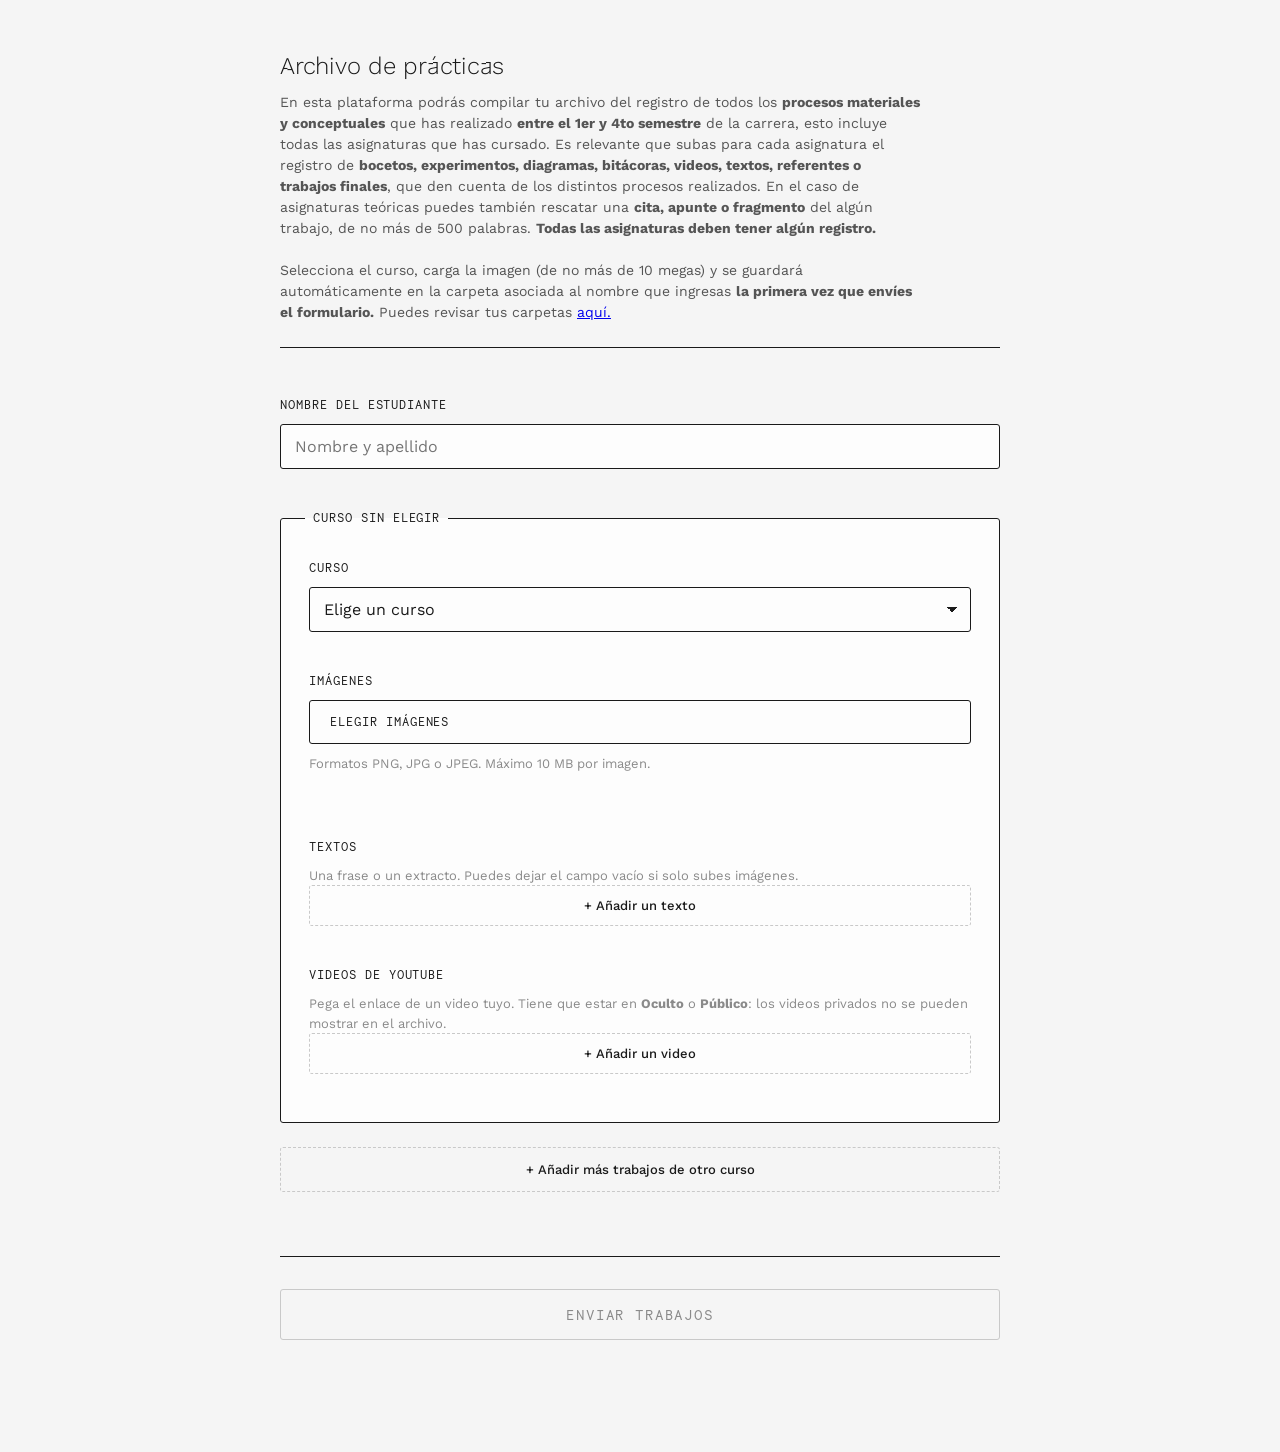
<file: formulario-v1/index.html>
<!DOCTYPE html>
<html lang="es">

<head>
  <meta charset="UTF-8">
  <meta name="viewport" content="width=device-width, initial-scale=1">
  <title>Archivo de prácticas — Subida de trabajos</title>

  <link rel="stylesheet" href="style.css">
  <script src="script.js" defer></script>
</head>

<body>


  <div class="contenedor">

    <header class="encabezado">
      <h1>Archivo de prácticas</h1>
      <p>En esta plataforma podrás compilar tu archivo del registro de todos los <b>procesos materiales y conceptuales</b> que has realizado <b>entre el 1er y 4to semestre</b> de la carrera, esto incluye todas las asignaturas que has cursado. Es relevante que subas para cada asignatura el registro de <b>bocetos, experimentos, diagramas, bitácoras, videos, textos, referentes o trabajos finales</b>, que den cuenta de los distintos procesos realizados. En el caso de asignaturas teóricas puedes también rescatar una <b>cita, apunte o fragmento</b> del algún trabajo, de no más de 500 palabras. <b>Todas las asignaturas deben tener algún registro.</b><br><br> Selecciona el curso, carga la imagen (de no más de 10 megas) y se guardará automáticamente en la carpeta asociada al nombre que ingresas <b>la primera vez que envíes el formulario.</b> Puedes revisar tus carpetas <a href="https://drive.google.com/drive/folders/1TfjGEABWqdrUGu20V9WQAUn3FTTyGnmh?usp=sharing" target="_blank" rel="noopener">aquí.</a></p>
    </header>

    <form id="formulario" novalidate>

      <!-- Nombre del estudiante -->
      <div class="campo">
        <label for="nombre">Nombre del estudiante</label>
        <input type="text" id="nombre" name="nombre" autocomplete="name" placeholder="Nombre y apellido">
        <p class="ayuda" id="ayuda-nombre" hidden></p>
      </div>

      <!-- Un bloque por curso. Se agregan y quitan desde el script. -->
      <div id="bloques"></div>

      <button type="button" class="agregar-bloque" id="agregar-bloque">
        + Añadir más trabajos de otro curso
      </button>

      <!-- Envío -->
      <div class="pie">
        <button type="submit" class="enviar" id="enviar" disabled>Enviar trabajos</button>

        <div class="barra" id="barra" hidden>
          <div class="barra-avance" id="barra-avance"></div>
        </div>

        <p class="aviso-envio" id="aviso-envio" aria-live="polite"></p>
      </div>

    </form>

    <!-- Molde de cada bloque de curso -->
    <template id="plantilla-bloque">
      <fieldset class="bloque">
        <legend class="bloque-titulo">Curso sin elegir</legend>

        <button type="button" class="bloque-quitar" title="Quitar este curso"
          aria-label="Quitar este curso">×</button>

        <div class="campo">
          <label class="etiqueta-curso">Curso</label>
          <select class="curso">
            <option value="">Elige un curso</option>
          </select>

          <p class="aviso-curso" hidden>
            Debes elegir el curso para subir este material.
          </p>
        </div>

        <div class="campo">
          <span class="rotulo">Imágenes</span>

          <label class="boton-archivo">
            Elegir imágenes
            <input type="file" class="imagenes" accept="image/png,image/jpeg" multiple
              aria-label="Imágenes de este curso">
          </label>

          <p class="ayuda">Formatos PNG, JPG o JPEG. Máximo 10&nbsp;MB por imagen.</p>

          <div class="grilla"></div>
        </div>

        <div class="campo">
          <span class="rotulo">Textos</span>

          <p class="ayuda">Una frase o un extracto. Puedes dejar el campo vacío
            si solo subes imágenes.</p>

          <!-- Los textos se agregan y quitan desde el script. -->
          <div class="textos"></div>

          <button type="button" class="agregar-texto">+ Añadir un texto</button>
        </div>

        <div class="campo">
          <span class="rotulo">Videos de YouTube</span>

          <p class="ayuda">Pega el enlace de un video tuyo. Tiene que estar en
            <strong>Oculto</strong> o <strong>Público</strong>: los videos privados
            no se pueden mostrar en el archivo.</p>

          <!-- Los enlaces se agregan y quitan desde el script. -->
          <div class="enlaces"></div>

          <button type="button" class="agregar-enlace">+ Añadir un video</button>
        </div>

        <p class="resumen" aria-live="polite"></p>
      </fieldset>
    </template>

    <!-- Pantalla final: reemplaza al formulario cuando termina la subida -->
    <section class="gracias" id="pantalla-gracias" hidden>
      <h2>Gracias por cargar tus trabajos</h2>
      <p class="gracias-detalle" id="gracias-detalle"></p>
      <a class="gracias-enlace" id="gracias-enlace" href="#" target="_blank" rel="noopener" hidden>
        Ver mi carpeta en Drive
      </a>
      <p class="gracias-nota" id="gracias-nota"></p>
      <button type="button" class="gracias-boton" id="subir-mas">Subir más trabajos</button>
    </section>

  </div>
</body>

</html>
</file>
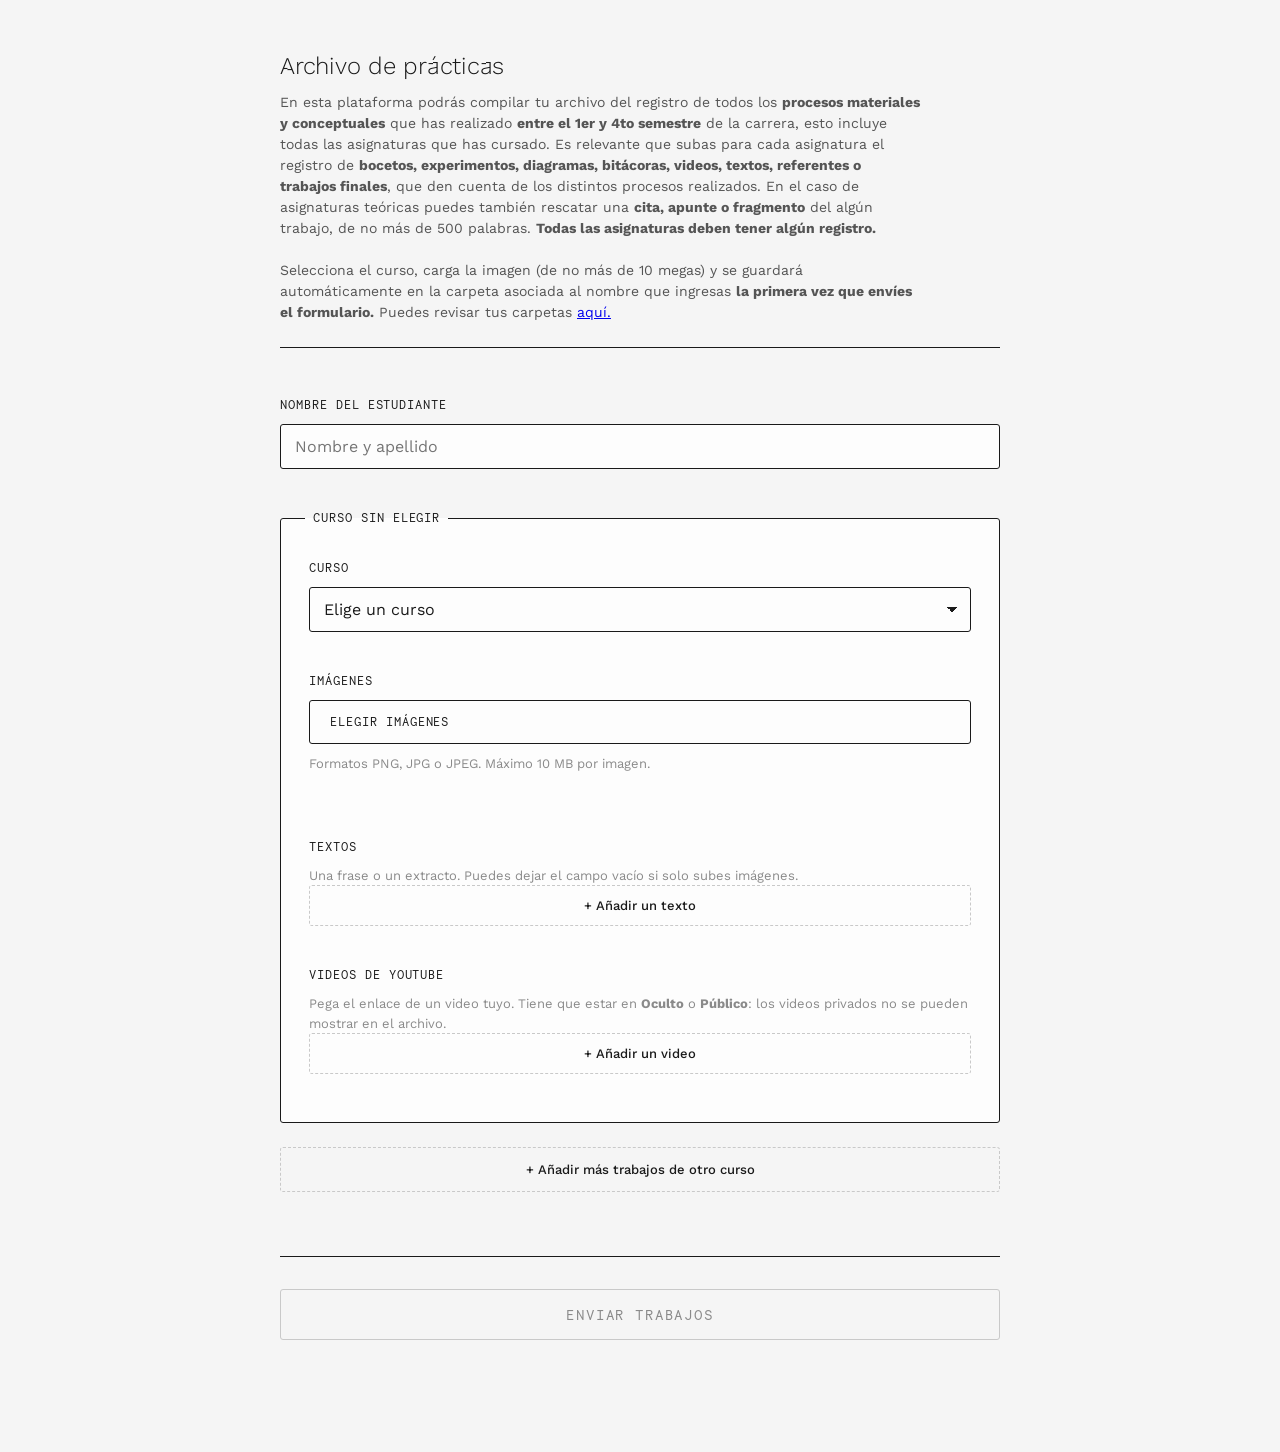
<file: formulario-v2/index.html>
<!DOCTYPE html>
<html lang="es">

<head>
  <meta charset="UTF-8">
  <meta name="viewport" content="width=device-width, initial-scale=1">
  <title>Archivo de prácticas — Subida de trabajos</title>

  <!-- Los estilos van más abajo en este mismo archivo y el script al final
       del body: Apps Script no sirve archivos sueltos. -->
<style>
    /* ---------- Tipografías ----------
     Van en base64 porque el editor de Apps Script solo acepta .gs y .html:
     no hay dónde subir un binario suelto.
     */

  @font-face {
    font-family: 'WorkFaAAD';
    src: url('[data-uri]') format("woff2");
    font-weight: normal;
    font-style: normal;
    font-display: swap;
  }

  @font-face {
    font-family: 'NectoMono';
    src: url('[data-uri]') format("woff2");
    font-weight: normal;
    font-style: normal;
    font-display: swap;
  }

  /* Variable: el rango de pesos va separado por espacio. Con guion
     ("100-900") la declaración es inválida y el navegador la descarta. */
  @font-face {
    font-family: 'WorkSans';
    src: url('[data-uri]') format("woff2");
    font-weight: 100 900;
    font-style: normal;
    font-display: swap;
  }

  /* ---------- Base ---------- */
  :root {
    --fondo: #f5f5f5;
    --tinta: #1a1a1a;
    --tinta-media: #555555;
    --tinta-suave: #8a8a8a;
    --borde: #1a1a1a;
    --borde-tenue: #c9c9c9;
    --papel: #fdfdfd;
    --radio: 3px;

    /* Un rol por tipografía:
       titulo — WorkFaAAD, solo en los dos encabezados grandes
       texto  — WorkSans variable, todo lo que se lee en párrafo o se escribe
       mono   — NectoMono, la letra chica: rótulos, nombres de archivo,
                cifras y estados

       Los fallback no son adorno: si el base64 falta o falla, el formulario
       tiene que seguir siendo legible. */
    --fuente-titulo: 'WorkFaAAD', 'WorkSans', -apple-system, BlinkMacSystemFont, "Segoe UI", Roboto, Helvetica, Arial, sans-serif;
    --fuente-texto: 'WorkSans', -apple-system, BlinkMacSystemFont, "Segoe UI", Roboto, Helvetica, Arial, sans-serif;
    --fuente-mono: 'NectoMono', ui-monospace, SFMono-Regular, Menlo, Consolas, monospace;
  }

  * { box-sizing: border-box; }

  body {
    margin: 0;
    padding: 3rem 1.25rem 5rem;
    background: var(--fondo);
    color: var(--tinta);
    font-family: var(--fuente-texto);
    font-size: 16px;
    line-height: 1.5;
    -webkit-font-smoothing: antialiased;

    /* iOS agranda el texto al girar el teléfono si no se le dice que no */
    -webkit-text-size-adjust: 100%;
    text-size-adjust: 100%;

    /* Nada debe provocar barra horizontal en celular */
    overflow-wrap: break-word;
  }

  .contenedor {
    max-width: 720px;
    margin: 0 auto;
  }

  /* ---------- Encabezado ---------- */
  .encabezado {
    border-bottom: 1px solid var(--borde);
    padding-bottom: 1.5rem;
    margin-bottom: 3rem;
  }

  .encabezado h1 {
    margin: 0 0 0.5rem;
    font-family: var(--fuente-titulo);
    font-size: 1.5rem;
    /* WorkFaAAD tiene un solo peso: pedirle 600 haría que el navegador
       invente una negrita. Lo mismo vale para NectoMono más abajo. */
    font-weight: 400;
    letter-spacing: -0.01em;
  }

  .encabezado p {
    margin: 0;
    font-size: 0.875rem;
    color: var(--tinta-media);
    max-width: 50vw;
  }

  /* ---------- Campos ---------- */
  .campo {
    margin-bottom: 2.5rem;
  }

  .campo > label,
  .campo > .rotulo {
    display: block;
    font-family: var(--fuente-mono);
    font-size: 0.75rem;
    font-weight: 400;
    text-transform: uppercase;
    letter-spacing: 0.08em;
    margin-bottom: 0.625rem;
  }

  .ayuda {
    font-size: 0.8125rem;
    color: var(--tinta-suave);
    margin: 0.5rem 0 0;
  }

  input[type="text"],
  select {
    width: 100%;
    padding: 0.75rem 0.875rem;
    font-family: inherit;
    font-size: 1rem;
    color: var(--tinta);
    background-color: var(--papel);
    border: 1px solid var(--borde);
    border-radius: var(--radio);
    appearance: none;
    -webkit-appearance: none;
  }

  select {
    /* Flecha dibujada con gradientes: sin imágenes externas y en escala de grises */
    background-image: linear-gradient(45deg, transparent 50%, var(--tinta) 50%),
                      linear-gradient(135deg, var(--tinta) 50%, transparent 50%);
    background-position: calc(100% - 18px) 50%, calc(100% - 13px) 50%;
    background-size: 5px 5px, 5px 5px;
    background-repeat: no-repeat;
    padding-right: 2.5rem;
  }

  input[type="text"]:focus,
  select:focus,
  button:focus-visible,
  .boton-archivo:focus-within {
    outline: 2px solid var(--tinta);
    outline-offset: 2px;
  }

  /* Campos bloqueados mientras se sube una tanda */
  input[type="text"]:disabled,
  select:disabled,
  input[type="text"].bloqueado {
    color: var(--tinta-suave);
    background-color: #ededed;
    border-color: var(--borde-tenue);
    cursor: not-allowed;
  }

  .boton-archivo:has(input:disabled) {
    color: var(--tinta-suave);
    background: #ededed;
    border-color: var(--borde-tenue);
    cursor: not-allowed;
  }

  /* Los grupos del select llevan el nombre de la línea curricular */
  optgroup {
    font-weight: 600;
    font-style: normal;
    color: var(--tinta);
  }

  optgroup option {
    font-weight: 400;
  }

  /* ---------- Selector de archivos ---------- */
  .boton-archivo {
    display: inline-block;
    position: relative;
    padding: 0.75rem 1.25rem;
    border: 1px solid var(--borde);
    border-radius: var(--radio);
    background: var(--papel);
    font-size: 0.875rem;
    font-weight: 500;
    cursor: pointer;
  }

  .boton-archivo:hover { background: #ebebeb; }

  .boton-archivo input[type="file"] {
    position: absolute;
    width: 1px;
    height: 1px;
    opacity: 0;
    pointer-events: none;
  }

  /* ---------- Grilla de previsualizaciones ---------- */
  .grilla {
    display: grid;
    grid-template-columns: repeat(auto-fill, minmax(150px, 1fr));
    gap: 1rem;
    margin-top: 1.5rem;
  }

  .miniatura {
    position: relative;
    margin: 0;
    border: 1px solid var(--borde);
    border-radius: var(--radio);
    background: var(--papel);
    overflow: hidden;
  }

  .miniatura.rechazada {
    border-style: dashed;
    border-color: var(--tinta-suave);
  }

  .miniatura .lienzo {
    aspect-ratio: 1 / 1;
    background: #e4e4e4;
    display: flex;
    align-items: center;
    justify-content: center;
    border-bottom: 1px solid var(--borde-tenue);
  }

  .miniatura.rechazada .lienzo {
    background: repeating-linear-gradient(
      45deg, #e8e8e8, #e8e8e8 6px, #dedede 6px, #dedede 12px
    );
  }

  .miniatura .lienzo img {
    width: 100%;
    height: 100%;
    object-fit: cover;
    display: block;
  }

  .miniatura.rechazada .lienzo img { opacity: 0.3; }

  .sin-vista {
    font-family: var(--fuente-mono);
    font-size: 0.6875rem;
    letter-spacing: 0.08em;
    text-transform: uppercase;
    color: var(--tinta-suave);
    text-align: center;
    padding: 0 0.5rem;
  }

  .miniatura .datos {
    padding: 0.625rem 0.75rem 0.75rem;
  }

  .miniatura .nombre-archivo {
    font-family: var(--fuente-mono);
    font-size: 0.75rem;
    line-height: 1.35;
    word-break: break-all;
    margin: 0 0 0.25rem;
  }

  .miniatura .peso {
    font-family: var(--fuente-mono);
    font-size: 0.6875rem;
    color: var(--tinta-suave);
    margin: 0;
    font-variant-numeric: tabular-nums;
  }

  .miniatura .motivo,
  .miniatura .estado {
    margin: 0.5rem 0 0;
    padding-top: 0.5rem;
    border-top: 1px solid var(--borde-tenue);
    font-family: var(--fuente-mono);
    font-size: 0.6875rem;
    line-height: 1.35;
    font-weight: 400;
    color: var(--tinta);
  }

  /* Estados de subida, diferenciados sin color */
  .miniatura.subiendo .estado { font-weight: 400; font-style: italic; color: var(--tinta-media); }
  .miniatura.subiendo .lienzo img { opacity: 0.4; }
  .miniatura.subida .lienzo img { opacity: 0.55; }
  .miniatura.subida { border-color: var(--borde-tenue); }
  .miniatura.con-error { border-style: dashed; }

  .quitar {
    position: absolute;
    top: 6px;
    right: 6px;
    width: 26px;
    height: 26px;
    display: flex;
    align-items: center;
    justify-content: center;
    padding: 0;
    border: 1px solid var(--borde);
    border-radius: var(--radio);
    background: var(--papel);
    color: var(--tinta);
    font-size: 15px;
    line-height: 1;
    cursor: pointer;
  }

  .quitar:hover { background: var(--tinta); color: var(--papel); }

  .quitar:disabled {
    color: var(--tinta-suave);
    border-color: var(--borde-tenue);
    cursor: not-allowed;
  }

  .quitar:disabled:hover { background: var(--papel); color: var(--tinta-suave); }

  /* ---------- Textos ----------
     El textarea es la tarjeta: no hay paso intermedio de "agregar", así que
     el estudiante puede corregir lo escrito hasta el momento de enviar. */
  .texto {
    position: relative;
    margin-bottom: 0.75rem;
  }

  .texto-campo {
    display: block;
    width: 100%;
    /* 1rem = 16px. Con menos, iOS hace zoom al enfocar el campo. */
    font-size: 1rem;
    font-family: inherit;
    line-height: 1.5;
    color: var(--tinta);
    background: var(--papel);
    /* El espacio de la derecha es para que el texto no pase por debajo de la ×. */
    padding: 0.75rem 3rem 0.75rem 0.875rem;
    border: 1px solid var(--borde);
    border-radius: var(--radio);
    resize: vertical;
  }

  .texto-campo:focus {
    outline: 2px solid var(--tinta);
    outline-offset: 2px;
  }

  .texto-campo:disabled {
    color: var(--tinta-suave);
    background-color: #ededed;
    border-color: var(--borde-tenue);
  }

  .texto .quitar { top: 8px; right: 8px; }

  .texto-estado {
    margin: 0.375rem 0 0;
    font-family: var(--fuente-mono);
    font-size: 0.6875rem;
    line-height: 1.35;
    font-weight: 400;
    color: var(--tinta);
    word-break: break-all;
  }

  /* Mismos estados que las miniaturas, diferenciados sin color */
  .texto.subiendo .texto-estado {
    font-weight: 400;
    font-style: italic;
    color: var(--tinta-media);
  }

  .texto.subida .texto-campo { border-color: var(--borde-tenue); }
  .texto.con-error .texto-campo { border-style: dashed; }

  .agregar-texto {
    width: 100%;
    padding: 0.75rem;
    font-family: inherit;
    font-size: 0.8125rem;
    font-weight: 500;
    color: var(--tinta);
    background: transparent;
    border: 1px dashed var(--borde-tenue);
    border-radius: var(--radio);
    cursor: pointer;
  }

  .agregar-texto:hover { background: #ebebeb; border-color: var(--borde); }

  .agregar-texto:disabled {
    color: var(--tinta-suave);
    cursor: not-allowed;
  }

  /* ---------- Enlaces de YouTube ----------
     Mismo patrón que los textos: el campo es la tarjeta, y se puede
     corregir el enlace hasta el momento de enviar. */
  .enlace {
    position: relative;
    margin-bottom: 0.75rem;
  }

  .enlace-campo {
    display: block;
    width: 100%;
    /* 1rem = 16px. Con menos, iOS hace zoom al enfocar el campo. */
    font-size: 1rem;
    font-family: inherit;
    color: var(--tinta);
    background: var(--papel);
    /* Aire a la derecha para que el texto no pase por debajo de la ×. */
    padding: 0.75rem 3rem 0.75rem 0.875rem;
    border: 1px solid var(--borde);
    border-radius: var(--radio);
  }

  .enlace-campo:focus {
    outline: 2px solid var(--tinta);
    outline-offset: 2px;
  }

  .enlace-campo:disabled {
    color: var(--tinta-suave);
    background-color: #ededed;
    border-color: var(--borde-tenue);
  }

  .enlace .quitar { top: 8px; right: 8px; }

  .enlace-estado {
    margin: 0.375rem 0 0;
    font-family: var(--fuente-mono);
    font-size: 0.6875rem;
    line-height: 1.35;
    font-weight: 400;
    color: var(--tinta);
    word-break: break-word;
  }

  .enlace.subiendo .enlace-estado {
    font-weight: 400;
    font-style: italic;
    color: var(--tinta-media);
  }

  .enlace.subida .enlace-campo { border-color: var(--borde-tenue); }
  .enlace.con-error .enlace-campo { border-style: dashed; }

  .agregar-enlace {
    width: 100%;
    padding: 0.75rem;
    font-family: inherit;
    font-size: 0.8125rem;
    font-weight: 500;
    color: var(--tinta);
    background: transparent;
    border: 1px dashed var(--borde-tenue);
    border-radius: var(--radio);
    cursor: pointer;
  }

  .agregar-enlace:hover { background: #ebebeb; border-color: var(--borde); }

  .agregar-enlace:disabled {
    color: var(--tinta-suave);
    cursor: not-allowed;
  }

  /* ---------- Resumen y envío ---------- */
  .resumen {
    margin-top: 0;
    font-family: var(--fuente-mono);
    font-size: 0.8125rem;
    color: var(--tinta-media);
    font-variant-numeric: tabular-nums;
  }

  .pie {
    margin-top: 3rem;
    padding-top: 2rem;
    border-top: 1px solid var(--borde);
  }

  .enviar {
    width: 100%;
    padding: 1rem;
    font-family: var(--fuente-mono);
    font-size: 0.875rem;
    font-weight: 400;
    letter-spacing: 0.06em;
    text-transform: uppercase;
    color: var(--papel);
    background: var(--tinta);
    border: 1px solid var(--borde);
    border-radius: var(--radio);
    cursor: pointer;
  }

  .enviar:disabled {
    color: var(--tinta-suave);
    background: transparent;
    border-color: var(--borde-tenue);
    cursor: not-allowed;
  }

  .aviso-envio {
    margin: 1rem 0 0;
    font-family: var(--fuente-mono);
    font-size: 0.8125rem;
    color: var(--tinta-media);
    min-height: 1.2em;
  }

  /* ---------- Bloque de curso ---------- */
  .bloque {
    position: relative;
    /* Sin esto el fieldset no deja que la grilla se encoja en celular */
    min-width: 0;
    margin: 0 0 1.5rem;
    padding: 2rem 1.75rem 0.5rem;
    border: 1px solid var(--borde);
    border-radius: var(--radio);
    background: var(--papel);
  }

  .bloque-titulo {
    padding: 0 0.5rem;
    margin-left: -0.25rem;
    font-family: var(--fuente-mono);
    font-size: 0.75rem;
    font-weight: 400;
    text-transform: uppercase;
    letter-spacing: 0.08em;
  }

  .bloque-quitar {
    position: absolute;
    top: 0.75rem;
    right: 0.75rem;
    width: 26px;
    height: 26px;
    display: flex;
    align-items: center;
    justify-content: center;
    padding: 0;
    border: 1px solid var(--borde);
    border-radius: var(--radio);
    background: var(--papel);
    color: var(--tinta);
    font-size: 15px;
    line-height: 1;
    cursor: pointer;
  }

  .bloque-quitar:hover { background: var(--tinta); color: var(--papel); }

  .bloque-quitar:disabled {
    color: var(--tinta-suave);
    border-color: var(--borde-tenue);
    cursor: not-allowed;
  }

  .bloque-quitar:disabled:hover { background: var(--papel); color: var(--tinta-suave); }

  /* Aparece cuando el bloque tiene imágenes pero no tiene curso elegido */
  .aviso-curso {
    margin: 0.75rem 0 0;
    padding: 0.625rem 0.875rem;
    border: 1px solid var(--borde);
    border-left-width: 4px;
    border-radius: var(--radio);
    font-size: 0.8125rem;
    font-weight: 600;
  }

  .agregar-bloque {
    width: 100%;
    padding: 0.875rem;
    margin-bottom: 1rem;
    font-family: inherit;
    font-size: 0.8125rem;
    font-weight: 500;
    color: var(--tinta);
    background: transparent;
    border: 1px dashed var(--borde-tenue);
    border-radius: var(--radio);
    cursor: pointer;
  }

  .agregar-bloque:hover { background: #ebebeb; border-color: var(--borde); }

  .agregar-bloque:disabled {
    color: var(--tinta-suave);
    cursor: not-allowed;
  }

  /* ---------- Barra de avance ---------- */
  .barra {
    height: 6px;
    margin-top: 1rem;
    border: 1px solid var(--borde);
    border-radius: var(--radio);
    overflow: hidden;
  }

  .barra-avance {
    height: 100%;
    width: 0;
    background: var(--tinta);
    transition: width 0.25s ease;
  }

  /* ---------- Pantalla de gracias ---------- */
  [hidden] { display: none !important; }

  .gracias {
    border: 1px solid var(--borde);
    border-radius: var(--radio);
    background: var(--papel);
    padding: 3rem 2rem;
    text-align: center;
  }

  .gracias h2 {
    margin: 0 0 1rem;
    font-family: var(--fuente-titulo);
    font-size: 1.25rem;
    font-weight: 400;
    letter-spacing: -0.01em;
  }

  .gracias-detalle {
    margin: 0 0 2rem;
    font-size: 0.875rem;
    color: var(--tinta-media);
  }

  .gracias-enlace {
    display: inline-block;
    padding: 0.75rem 1.5rem;
    border: 1px solid var(--borde);
    border-radius: var(--radio);
    font-size: 0.8125rem;
    font-weight: 500;
    color: var(--tinta);
    text-decoration: none;
  }

  .gracias-enlace:hover { background: #ebebeb; }

  .gracias-nota {
    margin: 1.5rem 0 0;
    font-size: 0.75rem;
    color: var(--tinta-suave);
  }

  .gracias-boton {
    margin-top: 2.5rem;
    padding: 0.625rem 1.25rem;
    font-family: var(--fuente-mono);
    font-size: 0.75rem;
    font-weight: 400;
    text-transform: uppercase;
    letter-spacing: 0.08em;
    color: var(--tinta);
    background: transparent;
    border: none;
    border-bottom: 1px solid var(--borde);
    border-radius: 0;
    cursor: pointer;
  }

  .gracias-boton:hover { background: #ebebeb; }

  /* ---------- Celular ---------- */
  @media (max-width: 480px) {
    body { padding: 2rem 1rem 4rem; }
    .encabezado { margin-bottom: 2.25rem; }
    .campo { margin-bottom: 2rem; }
    .grilla { grid-template-columns: repeat(auto-fill, minmax(130px, 1fr)); gap: 0.75rem; }
    .boton-archivo { display: block; text-align: center; }
    .bloque { padding: 1.75rem 1rem 0.5rem; }
    .gracias { padding: 2.5rem 1.25rem; }
    .gracias-enlace { display: block; }

    /* El nombre del curso puede ocupar varias líneas: que no pase por
       debajo del botón de quitar. */
    .bloque-titulo {
      max-width: calc(100% - 2.75rem);
      letter-spacing: 0.04em;
    }
  }

  /* ---------- Celular chico (320–360 px) ---------- */
  @media (max-width: 380px) {
    body { padding: 1.5rem 0.75rem 3.5rem; }
    .bloque { padding: 1.5rem 0.75rem 0.5rem; }

    /* Con 130px la grilla caía a una sola columna en pantallas de 320px */
    .grilla { grid-template-columns: repeat(auto-fill, minmax(104px, 1fr)); gap: 0.5rem; }
    .miniatura .datos { padding: 0.5rem 0.5rem 0.625rem; }
    .encabezado h1 { font-size: 1.25rem; }
  }

  /* ---------- Pantallas táctiles ----------
     Depende del tipo de puntero, no del ancho: un dedo necesita más
     superficie que un mouse, tenga la pantalla el tamaño que tenga. */
  @media (hover: none) and (pointer: coarse) {
    .quitar,
    .bloque-quitar {
      width: 40px;
      height: 40px;
      font-size: 20px;
    }

    .bloque-quitar { top: 0.5rem; right: 0.5rem; }

    .boton-archivo { padding: 1rem 1.25rem; }
    .gracias-boton { padding: 0.875rem 1.25rem; }

    /* En táctil no hay hover: el gris de rollover solo confunde */
    .boton-archivo:hover,
    .agregar-bloque:hover,
    .agregar-texto:hover,
    .agregar-enlace:hover,
    .gracias-enlace:hover,
    .gracias-boton:hover { background: transparent; }

    .quitar:hover,
    .bloque-quitar:hover { background: var(--papel); color: var(--tinta); }
  }

  /* ---------- Movimiento reducido ----------
     La barra de avance es la única animación del formulario. Quien pidió
     menos movimiento en su sistema ve el salto directo, sin transición. */
  @media (prefers-reduced-motion: reduce) {
    .barra-avance { transition: none; }
  }

</style>

</head>

<body>


  <div class="contenedor">

    <header class="encabezado">
      <h1>Archivo de prácticas</h1>
      <p>En esta plataforma podrás compilar tu archivo del registro de todos los <b>procesos materiales y conceptuales</b> que has realizado <b>entre el 1er y 4to semestre</b> de la carrera, esto incluye todas las asignaturas que has cursado. Es relevante que subas para cada asignatura el registro de <b>bocetos, experimentos, diagramas, bitácoras, videos, textos, referentes o trabajos finales</b>, que den cuenta de los distintos procesos realizados. En el caso de asignaturas teóricas puedes también rescatar una <b>cita, apunte o fragmento</b> del algún trabajo, de no más de 500 palabras. <b>Todas las asignaturas deben tener algún registro.</b><br><br> Selecciona el curso, carga la imagen (de no más de 10 megas) y se guardará automáticamente en la carpeta asociada al nombre que ingresas <b>la primera vez que envíes el formulario.</b> Puedes revisar tus carpetas <a href="https://drive.google.com/drive/folders/1P2kGjI01BXKrG-VnS7ZO3ZM1LS5gshcL?usp=sharing" target="_blank" rel="noopener">aquí.</a></p>
    </header>

    <form id="formulario" novalidate>

      <!-- Nombre del estudiante -->
      <div class="campo">
        <label for="nombre">Nombre del estudiante</label>
        <input type="text" id="nombre" name="nombre" autocomplete="name" placeholder="Nombre y apellido">
        <p class="ayuda" id="ayuda-nombre" hidden></p>
      </div>

      <!-- Un bloque por curso. Se agregan y quitan desde el script. -->
      <div id="bloques"></div>

      <button type="button" class="agregar-bloque" id="agregar-bloque">
        + Añadir más trabajos de otro curso
      </button>

      <!-- Envío -->
      <div class="pie">
        <button type="submit" class="enviar" id="enviar" disabled>Enviar trabajos</button>

        <div class="barra" id="barra" hidden>
          <div class="barra-avance" id="barra-avance"></div>
        </div>

        <p class="aviso-envio" id="aviso-envio" aria-live="polite"></p>
      </div>

    </form>

    <!-- Molde de cada bloque de curso -->
    <template id="plantilla-bloque">
      <fieldset class="bloque">
        <legend class="bloque-titulo">Curso sin elegir</legend>

        <button type="button" class="bloque-quitar" title="Quitar este curso"
          aria-label="Quitar este curso">×</button>

        <div class="campo">
          <label class="etiqueta-curso">Curso</label>
          <select class="curso">
            <option value="">Elige un curso</option>
          </select>

          <p class="aviso-curso" hidden>
            Debes elegir el curso para subir este material.
          </p>
        </div>

        <div class="campo">
          <span class="rotulo">Imágenes</span>

          <label class="boton-archivo">
            Elegir imágenes
            <input type="file" class="imagenes" accept="image/png,image/jpeg" multiple
              aria-label="Imágenes de este curso">
          </label>

          <p class="ayuda">Formatos PNG, JPG o JPEG. Máximo 10&nbsp;MB por imagen.</p>

          <div class="grilla"></div>
        </div>

        <div class="campo">
          <span class="rotulo">Textos</span>

          <p class="ayuda">Una frase o un extracto. Puedes dejar el campo vacío
            si solo subes imágenes.</p>

          <!-- Los textos se agregan y quitan desde el script. -->
          <div class="textos"></div>

          <button type="button" class="agregar-texto">+ Añadir un texto</button>
        </div>

        <div class="campo">
          <span class="rotulo">Videos de YouTube</span>

          <p class="ayuda">Pega el enlace de un video tuyo. Tiene que estar en
            <strong>Oculto</strong> o <strong>Público</strong>: los videos privados
            no se pueden mostrar en el archivo.</p>

          <!-- Los enlaces se agregan y quitan desde el script. -->
          <div class="enlaces"></div>

          <button type="button" class="agregar-enlace">+ Añadir un video</button>
        </div>

        <p class="resumen" aria-live="polite"></p>
      </fieldset>
    </template>

    <!-- Pantalla final: reemplaza al formulario cuando termina la subida -->
    <section class="gracias" id="pantalla-gracias" hidden>
      <h2>Gracias por cargar tus trabajos</h2>
      <p class="gracias-detalle" id="gracias-detalle"></p>
      <a class="gracias-enlace" id="gracias-enlace" href="#" target="_blank" rel="noopener" hidden>
        Ver mi carpeta en Drive
      </a>
      <p class="gracias-nota" id="gracias-nota"></p>
      <button type="button" class="gracias-boton" id="subir-mas">Subir más trabajos</button>
    </section>

  </div>

  <script>
    /* =========================================================
   1. Estructura curricular
   Editar aquí para agregar, quitar o renombrar cursos.
   ========================================================= */
// El código es el de la asignatura en la Malla Curricular Plan 3.0 de Artes
// Visuales. Solo se usa para nombrar archivos: al estudiante siempre se le
// muestra el nombre del curso, nunca el código.
const LINEAS_CURRICULARES = {
    "Talleres": [
        { nombre: "Taller de operaciones y procedimientos visuales", semestre: "S1-S2", codigo: "ART03111" },
        { nombre: "Taller de prácticas artísticas I", semestre: "S3", codigo: "ART03211" },
        { nombre: "Taller de prácticas artísticas II", semestre: "S4", codigo: "ART03221" }
    ],
    "Estudios visuales": [
        { nombre: "Introducción a las vanguardias artísticas", semestre: "S1", codigo: "ART03112" },
        { nombre: "Introducción al arte contemporáneo", semestre: "S2", codigo: "ART03122" },
        { nombre: "Arte contemporáneo en Chile y Latinoamérica", semestre: "S3", codigo: "ART03212" },
        { nombre: "Teoría de la imagen", semestre: "S4", codigo: "ART03222" }
    ],
    "Lenguajes artísticos": [
        { nombre: "Dibujo y observación I", semestre: "S1", codigo: "ART03113" },
        { nombre: "Dibujo y observación II", semestre: "S2", codigo: "ART03123" },
        { nombre: "Técnicas escultóricas", semestre: "S2", codigo: "ART03124" },
        { nombre: "Técnicas pictóricas", semestre: "S3", codigo: "ART03213" },
        { nombre: "Lenguajes escultóricos", semestre: "S3", codigo: "ART03214" },
        { nombre: "Lenguajes pictóricos", semestre: "S4", codigo: "ART03223" }
    ],
    "Imagen y tecnología": [
        { nombre: "Medios gráficos", semestre: "S1", codigo: "ART03114" },
        { nombre: "Medios digitales", semestre: "S2", codigo: "ART03125" },
        { nombre: "Imagen fija", semestre: "S3", codigo: "ART03215" },
        { nombre: "Imagen en movimiento", semestre: "S4", codigo: "ART03224" }
    ],
    "Gestión": [
        { nombre: "Circuitos artísticos", semestre: "S1", codigo: "ART03115" }
    ]
};

/* =========================================================
   2. Reglas de validación de archivos
   ========================================================= */
const TIPOS_PERMITIDOS = ["image/png", "image/jpeg"];
const EXTENSIONES_PERMITIDAS = ["png", "jpg", "jpeg"];
const PESO_MAXIMO_BYTES = 10 * 1024 * 1024; // 10 MB por imagen

// Compresión en el navegador, antes de enviar.
const LADO_MAXIMO = 2000;      // píxeles del lado mayor
const CALIDAD_WEBP = 0.85;

// Tope de un texto. El servidor lo vuelve a revisar.
const TEXTO_MAXIMO = 2000;     // caracteres

/* =========================================================
   3. Estado y referencias del DOM
   ========================================================= */

// Un bloque por curso. Cada uno:
// { id, nodo, selectCurso, inputArchivos, grilla, resumen, titulo, botonQuitar, imagenes }
let bloques = [];
let ultimoIdBloque = 0;

// Imágenes de un bloque. Cada una:
// { id, archivo, valido, motivo, urlVista, estado, mensajeEstado, pesoComprimido, nodo }
// estado: "pendiente" | "subiendo" | "subida" | "error"
//
// Textos de un bloque. Cada uno:
// { id, campo, nodo, estadoNodo, botonQuitar, estado, mensajeEstado, nombreEnDrive }
// El contenido no se copia al estado: vive en el textarea hasta que se envía.
//
// Enlaces de YouTube de un bloque. Misma forma que un texto: el campo
// guarda la URL y el servidor se encarga de validarla.
let ultimoId = 0;

// Bloquea el formulario mientras se está subiendo una tanda.
let subidaEnCurso = false;

const campoNombre = document.getElementById("nombre");
const botonEnviar = document.getElementById("enviar");
const avisoEnvio = document.getElementById("aviso-envio");
const formulario = document.getElementById("formulario");

const contenedorBloques = document.getElementById("bloques");
const plantillaBloque = document.getElementById("plantilla-bloque");
const botonAgregarBloque = document.getElementById("agregar-bloque");

const barra = document.getElementById("barra");
const barraAvance = document.getElementById("barra-avance");

const ayudaNombre = document.getElementById("ayuda-nombre");

const pantallaGracias = document.getElementById("pantalla-gracias");
const graciasDetalle = document.getElementById("gracias-detalle");
const graciasEnlace = document.getElementById("gracias-enlace");
const graciasNota = document.getElementById("gracias-nota");
const botonSubirMas = document.getElementById("subir-mas");

/* =========================================================
   4. Select de cursos
   Solo se pregunta el curso: la línea curricular se deduce
   de la estructura, así que no hace falta pedirla.
   ========================================================= */

function crearOpcion(valor, texto) {
    const opcion = document.createElement("option");
    opcion.value = valor;
    opcion.textContent = texto;
    return opcion;
}

// Carga todos los cursos en un select, agrupados por línea.
function cargarCursos(select) {
    Object.keys(LINEAS_CURRICULARES).forEach(function (linea) {
        const grupo = document.createElement("optgroup");
        grupo.label = linea;

        LINEAS_CURRICULARES[linea].forEach(function (curso) {
            const etiqueta = curso.nombre + " (" + curso.semestre + ")";
            grupo.appendChild(crearOpcion(curso.nombre, etiqueta));
        });

        select.appendChild(grupo);
    });
}

// Devuelve la línea curricular a la que pertenece un curso.
function buscarLineaDeCurso(nombreCurso) {
    const lineas = Object.keys(LINEAS_CURRICULARES);

    for (let i = 0; i < lineas.length; i++) {
        const pertenece = LINEAS_CURRICULARES[lineas[i]].some(function (curso) {
            return curso.nombre === nombreCurso;
        });
        if (pertenece) return lineas[i];
    }
    return "";
}

// Devuelve el código de asignatura de un curso, o "" si no tiene.
// El servidor lo usa para nombrar el archivo; el estudiante nunca lo ve.
function buscarCodigoDeCurso(nombreCurso) {
    const lineas = Object.keys(LINEAS_CURRICULARES);

    for (let i = 0; i < lineas.length; i++) {
        const encontrado = LINEAS_CURRICULARES[lineas[i]].find(function (curso) {
            return curso.nombre === nombreCurso;
        });
        if (encontrado) return encontrado.codigo || "";
    }
    return "";
}

/* =========================================================
   5. Bloques de curso
   Cada bloque es una copia de la plantilla con su propio
   curso, su input de archivos y su grilla.
   ========================================================= */

function crearBloque() {
    const copia = plantillaBloque.content.cloneNode(true);
    const nodo = copia.querySelector(".bloque");
    const numero = ++ultimoIdBloque;

    const bloque = {
        id: numero,
        nodo: nodo,
        selectCurso: nodo.querySelector(".curso"),
        inputArchivos: nodo.querySelector(".imagenes"),
        grilla: nodo.querySelector(".grilla"),
        resumen: nodo.querySelector(".resumen"),
        titulo: nodo.querySelector(".bloque-titulo"),
        botonQuitar: nodo.querySelector(".bloque-quitar"),
        avisoCurso: nodo.querySelector(".aviso-curso"),
        listaTextos: nodo.querySelector(".textos"),
        botonAgregarTexto: nodo.querySelector(".agregar-texto"),
        listaEnlaces: nodo.querySelector(".enlaces"),
        botonAgregarEnlace: nodo.querySelector(".agregar-enlace"),
        imagenes: [],
        textos: [],
        enlaces: []
    };

    // La etiqueta necesita un id único porque hay varios bloques a la vez.
    bloque.selectCurso.id = "curso-" + numero;
    nodo.querySelector(".etiqueta-curso").setAttribute("for", bloque.selectCurso.id);

    cargarCursos(bloque.selectCurso);

    bloque.selectCurso.addEventListener("change", function () {
        ponerTitulo(bloque);
        actualizarEstadoEnvio();
    });

    bloque.inputArchivos.addEventListener("change", function (evento) {
        agregarImagenes(bloque, evento.target.files);
        // Limpiamos el input para poder volver a elegir el mismo archivo si se quitó.
        evento.target.value = "";
    });

    bloque.botonAgregarTexto.addEventListener("click", function () { agregarTexto(bloque); });
    bloque.botonAgregarEnlace.addEventListener("click", function () { agregarEnlace(bloque); });

    bloque.botonQuitar.addEventListener("click", function () { quitarBloque(bloque); });

    bloques.push(bloque);
    contenedorBloques.appendChild(nodo);

    ponerTitulo(bloque);
    actualizarEstadoEnvio();
    return bloque;
}

// El título del bloque muestra el curso elegido, para no perderse con varios abiertos.
function ponerTitulo(bloque) {
    bloque.titulo.textContent = bloque.selectCurso.value || "Curso sin elegir";
}

function quitarBloque(bloque) {
    bloque.imagenes.forEach(soltarVistaPrevia);
    bloque.nodo.remove();
    bloques = bloques.filter(function (otro) { return otro !== bloque; });

    // Siempre queda al menos un bloque en pantalla.
    if (bloques.length === 0) crearBloque();

    avisoEnvio.textContent = "";
    actualizarEstadoEnvio();
}

// Pone al día lo que depende del estado general: botones y avisos de cada bloque.
function refrescarBloques() {
    bloques.forEach(function (bloque) {
        // El botón de quitar no tiene sentido cuando hay un solo bloque.
        bloque.botonQuitar.hidden = bloques.length === 1;
        bloque.botonQuitar.disabled = subidaEnCurso;
        bloque.selectCurso.disabled = subidaEnCurso;
        bloque.inputArchivos.disabled = subidaEnCurso;
        bloque.botonAgregarTexto.disabled = subidaEnCurso;
        bloque.botonAgregarEnlace.disabled = subidaEnCurso;
        bloque.textos.forEach(repintarTexto);
        bloque.enlaces.forEach(repintarEnlace);

        // Con material puesto y sin curso, el bloque no se puede enviar: hay que decirlo.
        bloque.avisoCurso.hidden =
            bloque.selectCurso.value !== "" || porSubirEnTotal(bloque) === 0;
    });
}

function soltarVistaPrevia(item) {
    if (item.urlVista) URL.revokeObjectURL(item.urlVista);
}

// Todas las imágenes de todos los bloques, en una sola lista.
function todasLasImagenes() {
    return bloques.reduce(function (acumulado, bloque) {
        return acumulado.concat(bloque.imagenes);
    }, []);
}


/* =========================================================
   6. Validación e incorporación de imágenes
   ========================================================= */

// Devuelve la extensión en minúsculas, o cadena vacía si no tiene.
function obtenerExtension(nombreArchivo) {
    const partes = nombreArchivo.split(".");
    return partes.length > 1 ? partes.pop().toLowerCase() : "";
}

// Revisa formato y peso. Devuelve el motivo del rechazo, o null si está bien.
function motivoDeRechazo(archivo) {
    const extension = obtenerExtension(archivo.name);
    const formatoValido =
        TIPOS_PERMITIDOS.indexOf(archivo.type) !== -1 ||
        EXTENSIONES_PERMITIDAS.indexOf(extension) !== -1;

    if (!formatoValido) {
        return "Formato no admitido: solo PNG, JPG o JPEG.";
    }
    if (archivo.size > PESO_MAXIMO_BYTES) {
        return "Pesa " + formatearPeso(archivo.size) + ", el máximo es 10 MB.";
    }
    return null;
}

// Evita repetir un archivo en el mismo bloque, comparando nombre, peso y fecha.
function yaEstaElegido(bloque, archivo) {
    return bloque.imagenes.some(function (item) {
        return item.archivo.name === archivo.name &&
            item.archivo.size === archivo.size &&
            item.archivo.lastModified === archivo.lastModified;
    });
}

// Suma archivos nuevos al bloque, sin tocar los que ya estaban.
function agregarImagenes(bloque, listaArchivos) {
    let omitidos = 0;

    Array.prototype.forEach.call(listaArchivos, function (archivo) {
        if (yaEstaElegido(bloque, archivo)) {
            omitidos++;
            return;
        }

        const motivo = motivoDeRechazo(archivo);

        bloque.imagenes.push({
            id: ++ultimoId,
            archivo: archivo,
            valido: motivo === null,
            motivo: motivo,
            // Solo pedimos vista previa si el navegador puede dibujar el archivo.
            urlVista: archivo.type.indexOf("image/") === 0 ? URL.createObjectURL(archivo) : null,
            estado: "pendiente",
            mensajeEstado: "",
            pesoComprimido: null, // se conoce recién al comprimir, antes de enviar
            nodo: null
        });
    });

    avisoEnvio.textContent = omitidos > 0
        ? "Se omitieron " + omitidos + " imagen(es) que ya estaban en ese curso."
        : "";

    dibujarGrilla(bloque);
    actualizarEstadoEnvio();
}

// Saca una imagen del bloque y libera su vista previa.
function quitarImagen(bloque, id) {
    const indice = bloque.imagenes.findIndex(function (item) { return item.id === id; });
    if (indice === -1) return;

    soltarVistaPrevia(bloque.imagenes[indice]);
    bloque.imagenes.splice(indice, 1);

    avisoEnvio.textContent = "";
    dibujarGrilla(bloque);
    actualizarEstadoEnvio();
}

/* =========================================================
   6b. Textos
   Un texto es un <textarea> con su botón de quitar. El contenido
   vive en el campo, no en una copia: así se puede corregir hasta
   el momento de enviar y no hay nada que mantener sincronizado.
   ========================================================= */

function agregarTexto(bloque) {
    const item = {
        id: ++ultimoId,
        campo: null,
        nodo: null,
        estadoNodo: null,
        botonQuitar: null,
        estado: "pendiente",
        mensajeEstado: "",
        nombreEnDrive: ""
    };

    bloque.textos.push(item);
    bloque.listaTextos.appendChild(crearCampoTexto(bloque, item));
    item.campo.focus();

    actualizarResumen(bloque);
    actualizarEstadoEnvio();
}

function quitarTexto(bloque, id) {
    const indice = bloque.textos.findIndex(function (item) { return item.id === id; });
    if (indice === -1) return;

    bloque.textos[indice].nodo.remove();
    bloque.textos.splice(indice, 1);

    avisoEnvio.textContent = "";
    actualizarResumen(bloque);
    actualizarEstadoEnvio();
}

// Lo que el estudiante escribió, sin espacios sobrantes.
function contenidoDe(item) {
    return item.campo ? item.campo.value.trim() : "";
}

function crearCampoTexto(bloque, item) {
    const caja = document.createElement("div");
    caja.className = "texto";

    const campo = document.createElement("textarea");
    campo.className = "texto-campo";
    campo.rows = 3;
    campo.maxLength = TEXTO_MAXIMO;
    campo.placeholder = "Escribe o pega el texto";
    campo.setAttribute("aria-label", "Texto para este curso");

    // Un campo en blanco no es un error: simplemente no se sube.
    campo.addEventListener("input", function () {
        actualizarResumen(bloque);
        actualizarEstadoEnvio();
    });

    const estado = document.createElement("p");
    estado.className = "texto-estado";
    estado.hidden = true;

    item.campo = campo;
    item.nodo = caja;
    item.estadoNodo = estado;

    caja.appendChild(campo);
    caja.appendChild(crearBotonQuitarTexto(bloque, item));
    caja.appendChild(estado);

    repintarTexto(item);
    return caja;
}

function crearBotonQuitarTexto(bloque, item) {
    const boton = document.createElement("button");
    boton.type = "button";
    boton.className = "quitar";
    boton.textContent = "×";
    boton.title = "Quitar este texto";
    boton.setAttribute("aria-label", "Quitar este texto");
    boton.addEventListener("click", function () { quitarTexto(bloque, item.id); });

    item.botonQuitar = boton;
    return boton;
}

// El textarea no se vuelve a crear nunca: eso borraría lo escrito.
// Solo se ajustan la clase, el bloqueo y la línea de estado.
function repintarTexto(item) {
    if (!item.nodo) return;

    item.nodo.className = "texto " + claseDeTexto(item);

    // Un texto ya guardado no se edita: el archivo en Drive no cambiaría.
    item.campo.disabled = subidaEnCurso || item.estado === "subida";
    item.botonQuitar.disabled = subidaEnCurso;

    const mensaje = textoDeEstadoTexto(item);
    item.estadoNodo.textContent = mensaje;
    item.estadoNodo.hidden = mensaje === "";
}

function claseDeTexto(item) {
    if (item.estado === "subiendo") return "subiendo";
    if (item.estado === "subida") return "subida";
    if (item.estado === "error") return "con-error";
    return "";
}

function textoDeEstadoTexto(item) {
    if (item.estado === "subiendo") return "Guardando…";
    if (item.estado === "error") return "Error — " + item.mensajeEstado;

    if (item.estado === "subida") {
        return item.errorPlanilla
            ? "✓ Guardado como " + item.nombreEnDrive + ", pero no quedó en la planilla"
            : "✓ Guardado como " + item.nombreEnDrive;
    }
    return "";
}


/* =========================================================
   6c. Enlaces de YouTube
   El video no se sube: se guarda el enlace. La validación de
   verdad la hace el servidor, que le pregunta a YouTube si el
   video existe y si se puede ver.
   ========================================================= */

function agregarEnlace(bloque) {
    const item = {
        id: ++ultimoId,
        campo: null,
        nodo: null,
        estadoNodo: null,
        botonQuitar: null,
        estado: "pendiente",
        mensajeEstado: "",
        titulo: ""
    };

    bloque.enlaces.push(item);
    bloque.listaEnlaces.appendChild(crearCampoEnlace(bloque, item));
    item.campo.focus();

    actualizarResumen(bloque);
    actualizarEstadoEnvio();
}

function quitarEnlace(bloque, id) {
    const indice = bloque.enlaces.findIndex(function (item) { return item.id === id; });
    if (indice === -1) return;

    bloque.enlaces[indice].nodo.remove();
    bloque.enlaces.splice(indice, 1);

    avisoEnvio.textContent = "";
    actualizarResumen(bloque);
    actualizarEstadoEnvio();
}

function urlDe(item) {
    return item.campo ? item.campo.value.trim() : "";
}

function crearCampoEnlace(bloque, item) {
    const caja = document.createElement("div");
    caja.className = "enlace";

    const campo = document.createElement("input");
    campo.type = "url";
    campo.className = "enlace-campo";
    campo.placeholder = "https://www.youtube.com/watch?v=…";
    campo.setAttribute("aria-label", "Enlace de YouTube para este curso");
    campo.autocomplete = "off";

    // Un campo en blanco no es un error: simplemente no se envía.
    campo.addEventListener("input", function () {
        // Al corregir un enlace que falló, vuelve a quedar por enviar.
        if (item.estado === "error") {
            item.estado = "pendiente";
            item.mensajeEstado = "";
            repintarEnlace(item);
        }
        actualizarResumen(bloque);
        actualizarEstadoEnvio();
    });

    const estado = document.createElement("p");
    estado.className = "enlace-estado";
    estado.hidden = true;

    item.campo = campo;
    item.nodo = caja;
    item.estadoNodo = estado;

    caja.appendChild(campo);
    caja.appendChild(crearBotonQuitarEnlace(bloque, item));
    caja.appendChild(estado);

    repintarEnlace(item);
    return caja;
}

function crearBotonQuitarEnlace(bloque, item) {
    const boton = document.createElement("button");
    boton.type = "button";
    boton.className = "quitar";
    boton.textContent = "×";
    boton.title = "Quitar este video";
    boton.setAttribute("aria-label", "Quitar este video");
    boton.addEventListener("click", function () { quitarEnlace(bloque, item.id); });

    item.botonQuitar = boton;
    return boton;
}

// Igual que con los textos, el campo no se vuelve a crear: se ajustan
// la clase, el bloqueo y la línea de estado.
function repintarEnlace(item) {
    if (!item.nodo) return;

    item.nodo.className = "enlace " + claseDeTexto(item);

    // Un enlace ya registrado no se edita: la fila de la planilla no cambiaría.
    item.campo.disabled = subidaEnCurso || item.estado === "subida";
    item.botonQuitar.disabled = subidaEnCurso;

    const mensaje = textoDeEstadoEnlace(item);
    item.estadoNodo.textContent = mensaje;
    item.estadoNodo.hidden = mensaje === "";
}

function textoDeEstadoEnlace(item) {
    if (item.estado === "subiendo") return "Comprobando el video…";
    if (item.estado === "error") return "Error — " + item.mensajeEstado;

    if (item.estado === "subida") {
        return "✓ " + (item.titulo || "Video registrado") +
            (item.avisoPortada ? " · en Drive quedó una nota, no la portada" : "");
    }
    return "";
}


/* =========================================================
   7. Grilla de previsualizaciones
   ========================================================= */

function formatearPeso(bytes) {
    if (bytes < 1024) return bytes + " B";
    if (bytes < 1024 * 1024) return Math.round(bytes / 1024) + " KB";
    return (bytes / (1024 * 1024)).toFixed(1) + " MB";
}

function dibujarGrilla(bloque) {
    bloque.grilla.innerHTML = "";
    bloque.imagenes.forEach(function (item) {
        bloque.grilla.appendChild(crearMiniatura(bloque, item));
    });
    actualizarResumen(bloque);
}

function crearMiniatura(bloque, item) {
    const figura = document.createElement("figure");
    figura.className = "miniatura " + claseSegunEstado(item);

    figura.appendChild(crearLienzo(item));
    figura.appendChild(crearDatos(item));
    figura.appendChild(crearBotonQuitar(bloque, item));

    // Guardamos el nodo para poder repintar solo esta miniatura.
    item.nodo = figura;
    return figura;
}

function claseSegunEstado(item) {
    if (!item.valido) return "rechazada";
    if (item.estado === "subiendo") return "subiendo";
    if (item.estado === "subida") return "subida";
    if (item.estado === "error") return "con-error";
    return "";
}

// Vuelve a dibujar una sola miniatura, sin rehacer toda la grilla.
function repintarMiniatura(bloque, item) {
    if (!item.nodo) return;
    item.nodo.replaceWith(crearMiniatura(bloque, item));
}

// Cuadrado con la imagen o, si no se puede previsualizar, un aviso.
function crearLienzo(item) {
    const lienzo = document.createElement("div");
    lienzo.className = "lienzo";

    if (item.urlVista) {
        const imagen = document.createElement("img");
        imagen.src = item.urlVista;
        imagen.alt = item.archivo.name;
        imagen.loading = "lazy";
        lienzo.appendChild(imagen);
    } else {
        const aviso = document.createElement("span");
        aviso.className = "sin-vista";
        aviso.textContent = "Sin vista previa";
        lienzo.appendChild(aviso);
    }

    return lienzo;
}

// Nombre, peso y, cuando corresponde, motivo del rechazo.
function crearDatos(item) {
    const datos = document.createElement("figcaption");
    datos.className = "datos";

    const nombreArchivo = document.createElement("p");
    nombreArchivo.className = "nombre-archivo";
    nombreArchivo.textContent = item.archivo.name;
    datos.appendChild(nombreArchivo);

    const peso = document.createElement("p");
    peso.className = "peso";
    peso.textContent = textoDePeso(item);
    datos.appendChild(peso);

    if (!item.valido) {
        const motivo = document.createElement("p");
        motivo.className = "motivo";
        motivo.textContent = "Rechazada — " + item.motivo;
        datos.appendChild(motivo);
    } else if (item.estado !== "pendiente") {
        const estado = document.createElement("p");
        estado.className = "estado";
        estado.textContent = textoDeEstado(item);
        datos.appendChild(estado);
    }

    return datos;
}

// Muestra el peso original y, cuando ya se comprimió, también el nuevo.
function textoDePeso(item) {
    const original = formatearPeso(item.archivo.size);

    if (item.pesoComprimido === null) return original;
    return original + " → " + formatearPeso(item.pesoComprimido) + " WebP";
}

function textoDeEstado(item) {
    if (item.estado === "subiendo") return "Subiendo…";
    if (item.estado === "error") return "Error — " + item.mensajeEstado;

    if (item.estado === "subida") {
        return item.errorPlanilla
            ? "✓ Subida a Drive, pero no quedó registrada en la planilla"
            : "✓ Subida a Drive";
    }
    return "";
}

function crearBotonQuitar(bloque, item) {
    const boton = document.createElement("button");
    boton.type = "button";
    boton.className = "quitar";
    boton.textContent = "×";
    boton.title = "Quitar " + item.archivo.name;
    boton.setAttribute("aria-label", "Quitar " + item.archivo.name);
    boton.disabled = subidaEnCurso; // no se toca la lista mientras se sube
    boton.addEventListener("click", function () { quitarImagen(bloque, item.id); });
    return boton;
}

function actualizarResumen(bloque) {
    const partes = [];

    const pendientes = contarPorEstado(bloque, "pendiente");
    const subidas = contarPorEstado(bloque, "subida");
    const conError = contarPorEstado(bloque, "error");
    const rechazadas = bloque.imagenes.filter(function (item) { return !item.valido; }).length;

    if (pendientes > 0) partes.push(pendientes + " imagen(es) por subir");
    if (subidas > 0) partes.push(subidas + " imagen(es) subida(s)");
    if (conError > 0) partes.push(conError + " con error, se reintentará");
    if (rechazadas > 0) partes.push(rechazadas + " rechazada(s), no se enviarán");

    // Los textos en blanco no se cuentan: no se van a subir.
    const textosPorSubir = textosPorSubirEn(bloque).length;
    const textosGuardados = contarTextosPorEstado(bloque, "subida");

    if (textosPorSubir > 0) partes.push(textosPorSubir + " texto(s) por subir");
    if (textosGuardados > 0) partes.push(textosGuardados + " texto(s) guardado(s)");

    const enlacesPorSubir = enlacesPorSubirEn(bloque).length;
    const enlacesGuardados = bloque.enlaces.filter(function (item) {
        return item.estado === "subida";
    }).length;

    if (enlacesPorSubir > 0) partes.push(enlacesPorSubir + " video(s) por registrar");
    if (enlacesGuardados > 0) partes.push(enlacesGuardados + " video(s) registrado(s)");

    bloque.resumen.textContent = partes.length > 0 ? partes.join(" · ") + "." : "";
}

/* =========================================================
   8. Habilitación del botón de envío
   ========================================================= */

// Cuenta imágenes válidas del bloque que están en un estado dado.
function contarPorEstado(bloque, estado) {
    return bloque.imagenes.filter(function (item) {
        return item.valido && item.estado === estado;
    }).length;
}

// Se suben las válidas que aún no están en Drive; las que fallaron se reintentan.
function faltaSubir(item) {
    return item.valido && (item.estado === "pendiente" || item.estado === "error");
}

function porSubirEn(bloque) {
    return bloque.imagenes.filter(faltaSubir);
}

// Cuenta textos con contenido del bloque que están en un estado dado.
function contarTextosPorEstado(bloque, estado) {
    return bloque.textos.filter(function (item) {
        return contenidoDe(item) !== "" && item.estado === estado;
    }).length;
}

// Un textarea vacío se ignora. Los que fallaron se reintentan, igual que las imágenes.
function faltaSubirTexto(item) {
    return contenidoDe(item) !== "" &&
        (item.estado === "pendiente" || item.estado === "error");
}

function textosPorSubirEn(bloque) {
    return bloque.textos.filter(faltaSubirTexto);
}

// Un campo de enlace vacío se ignora. Los que fallaron se reintentan.
function faltaSubirEnlace(item) {
    return urlDe(item) !== "" &&
        (item.estado === "pendiente" || item.estado === "error");
}

function enlacesPorSubirEn(bloque) {
    return bloque.enlaces.filter(faltaSubirEnlace);
}

// Todo lo que falta subir del bloque: imágenes, textos o videos.
function porSubirEnTotal(bloque) {
    return porSubirEn(bloque).length +
        textosPorSubirEn(bloque).length +
        enlacesPorSubirEn(bloque).length;
}

function contarPorSubir() {
    return bloques.reduce(function (cuenta, bloque) {
        return cuenta + porSubirEnTotal(bloque);
    }, 0);
}

// Un bloque está listo cuando tiene curso elegido y algo por subir:
// imágenes, textos, videos o cualquier combinación. Ninguno es obligatorio.
function bloqueListo(bloque) {
    return bloque.selectCurso.value !== "" && porSubirEnTotal(bloque) > 0;
}

function formularioCompleto() {
    if (campoNombre.value.trim() === "") return false;

    // Ningún bloque puede quedar con material sin curso: se subiría a ninguna parte.
    const sinCurso = bloques.some(function (bloque) {
        return bloque.selectCurso.value === "" && porSubirEnTotal(bloque) > 0;
    });

    return !sinCurso && bloques.some(bloqueListo);
}

function actualizarEstadoEnvio() {
    botonEnviar.disabled = subidaEnCurso || !formularioCompleto();
    botonEnviar.textContent = subidaEnCurso ? "Subiendo…" : "Enviar trabajos";

    // Mientras sube no se cambian los datos de la tanda.
    campoNombre.disabled = subidaEnCurso;
    botonAgregarBloque.disabled = subidaEnCurso;
    refrescarBloques();
}

/* =========================================================
   8. Compresión en el navegador
   Se achica y se pasa a WebP antes de enviar, para no mandar
   fotos de celular de varios MB.
   ========================================================= */

// Cambia la extensión del nombre por .webp.
function nombreComoWebp(nombreArchivo) {
    const punto = nombreArchivo.lastIndexOf(".");
    const base = punto > 0 ? nombreArchivo.slice(0, punto) : nombreArchivo;
    return base + ".webp";
}

// Calcula el tamaño final respetando la proporción. Nunca agranda.
function calcularMedidas(ancho, alto) {
    const escala = Math.min(1, LADO_MAXIMO / Math.max(ancho, alto));
    return {
        ancho: Math.round(ancho * escala),
        alto: Math.round(alto * escala)
    };
}

// Dibuja la imagen en un canvas del tamaño calculado.
// imageOrientation: "from-image" aplica la orientación EXIF,
// así las fotos de celular no salen rotadas.
async function dibujarEnCanvas(archivo) {
    const mapa = await createImageBitmap(archivo, { imageOrientation: "from-image" });
    const medidas = calcularMedidas(mapa.width, mapa.height);

    const lienzo = document.createElement("canvas");
    lienzo.width = medidas.ancho;
    lienzo.height = medidas.alto;
    lienzo.getContext("2d").drawImage(mapa, 0, 0, medidas.ancho, medidas.alto);

    mapa.close();
    return lienzo;
}

// Devuelve el WebP como blob. Lanza si el navegador no puede generarlo.
function exportarWebp(lienzo) {
    return new Promise(function (resolver, rechazar) {
        lienzo.toBlob(function (blob) {
            if (blob) resolver(blob);
            else rechazar(new Error("El navegador no pudo exportar a WebP."));
        }, "image/webp", CALIDAD_WEBP);
    });
}

// Deja la imagen lista para enviar. Si la compresión falla por lo que sea,
// se manda el archivo original en vez de descartarlo.
async function prepararParaEnvio(item) {
    try {
        const lienzo = await dibujarEnCanvas(item.archivo);
        const comprimida = await exportarWebp(lienzo);

        item.pesoComprimido = comprimida.size;
        return {
            contenido: comprimida,
            nombre: nombreComoWebp(item.archivo.name),
            tipo: "image/webp"
        };

    } catch (error) {
        item.pesoComprimido = null;
        return {
            contenido: item.archivo,
            nombre: item.archivo.name,
            tipo: item.archivo.type
        };
    }
}

/* =========================================================
   9. Envío a Apps Script, una imagen a la vez
   ========================================================= */

// Convierte un File o Blob a base64 sin el prefijo "data:...;base64,".
function leerComoBase64(archivo) {
    return new Promise(function (resolver, rechazar) {
        const lector = new FileReader();
        lector.onload = function () {
            resolver(lector.result.split(",")[1]);
        };
        lector.onerror = function () {
            rechazar(new Error("No se pudo leer el archivo."));
        };
        lector.readAsDataURL(archivo);
    });
}

// Llama a subirImagen() del servidor y devuelve su respuesta como promesa.
// "funcion" es el nombre de la función de code.gs que se va a ejecutar:
// subirImagen o subirTexto.
function llamarAlServidor(funcion, carga) {
    return new Promise(function (resolver) {
        // Abriendo el archivo fuera de Apps Script no existe google.script.run.
        if (typeof google === "undefined" || !google.script) {
            console.log("Sin servidor — aquí iría el envío de:", funcion, carga);
            resolver({ exito: false, mensaje: "Sin conexión con Apps Script (prueba local)." });
            return;
        }

        try {
            google.script.run
                .withSuccessHandler(resolver)
                .withFailureHandler(function (error) {
                    resolver({ exito: false, mensaje: error.message || "Error del servidor." });
                })[funcion](carga);

        } catch (error) {
            // Pasa si el code.gs desplegado no tiene esa función todavía.
            // Sin esto la promesa se rechazaba y la tanda entera se cortaba
            // sin decir nada, dejando el botón en "Subiendo…".
            resolver({
                exito: false,
                mensaje: "El servidor no reconoce «" + funcion + "». " +
                    "Puede que el código desplegado esté desactualizado."
            });
        }
    });
}

// Comprime, pasa a base64 y sube una sola imagen.
async function subirUnaImagen(item, datosBase) {
    try {
        const listo = await prepararParaEnvio(item);
        const base64 = await leerComoBase64(listo.contenido);

        return await llamarAlServidor("subirImagen", {
            correo: "",                     // lo resuelve el servidor con la sesión
            nombre: datosBase.nombre,
            linea: datosBase.linea,
            curso: datosBase.curso,
            codigoCurso: datosBase.codigoCurso,
            nombreArchivo: listo.nombre,
            tipo: listo.tipo,
            base64: base64
        });

    } catch (error) {
        return { exito: false, mensaje: error.message };
    }
}

// Un texto no se comprime ni se pasa a base64: va tal cual y sube al instante.
async function subirUnTexto(item, datosBase) {
    try {
        return await llamarAlServidor("subirTexto", {
            nombre: datosBase.nombre,
            linea: datosBase.linea,
            curso: datosBase.curso,
            codigoCurso: datosBase.codigoCurso,
            contenido: contenidoDe(item)
        });

    } catch (error) {
        return { exito: false, mensaje: error.message };
    }
}

// Del enlace solo viaja la URL: el servidor saca el id, le pregunta a
// YouTube si el video se puede ver, y guarda la portada.
async function registrarUnEnlace(item, datosBase) {
    try {
        return await llamarAlServidor("agregarVideoYoutube", {
            nombre: datosBase.nombre,
            linea: datosBase.linea,
            curso: datosBase.curso,
            codigoCurso: datosBase.codigoCurso,
            url: urlDe(item)
        });

    } catch (error) {
        return { exito: false, mensaje: error.message };
    }
}

async function manejarEnvio(evento) {
    evento.preventDefault();
    if (subidaEnCurso || !formularioCompleto()) return;

    subidaEnCurso = true;
    avisoEnvio.textContent = "";
    actualizarEstadoEnvio();
    bloques.forEach(dibujarGrilla); // deshabilita los botones de quitar

    const nombre = campoNombre.value.trim();
    const total = contarPorSubir();
    let hechas = 0;
    let logradas = 0;

    // Lo que se subió en cada curso, para el correo y la pantalla final.
    const detalles = [];

    mostrarAvance(0, total);

    // Bloque por bloque, y dentro de cada uno imagen por imagen.
    for (const bloque of bloques) {
        if (!bloqueListo(bloque)) continue;

        const datosBase = {
            nombre: nombre,
            curso: bloque.selectCurso.value,
            // Ni la línea ni el código se preguntan: se deducen del curso.
            linea: buscarLineaDeCurso(bloque.selectCurso.value),
            codigoCurso: buscarCodigoDeCurso(bloque.selectCurso.value)
        };

        // Los nombres con los que quedaron guardados, para el correo.
        const archivosDelCurso = [];
        let urlCarpetaCurso = "";
        let logradasAqui = 0;

        for (const item of porSubirEn(bloque)) {
            item.estado = "subiendo";
            item.mensajeEstado = "";
            repintarMiniatura(bloque, item);

            const respuesta = await subirUnaImagen(item, datosBase);

            if (respuesta && respuesta.exito) {
                item.estado = "subida";
                item.urlDrive = respuesta.url;
                item.idDrive = respuesta.id;
                // El archivo está en Drive aunque la planilla haya fallado.
                item.errorPlanilla = respuesta.errorPlanilla || "";
                // El servidor renombra el archivo: guardamos con qué nombre quedó.
                item.nombreEnDrive = respuesta.nombreArchivo || item.archivo.name;
                archivosDelCurso.push(item.nombreEnDrive);
                urlCarpetaCurso = respuesta.urlCarpetaCurso || urlCarpetaCurso;
                logradasAqui++;
                logradas++;
            } else {
                item.estado = "error";
                item.mensajeEstado = (respuesta && respuesta.mensaje) || "Error desconocido.";
            }

            hechas++;
            mostrarAvance(hechas, total);
            repintarMiniatura(bloque, item);
            actualizarResumen(bloque);
        }

        // Los textos del mismo bloque van después, a la misma carpeta.
        for (const item of textosPorSubirEn(bloque)) {
            item.estado = "subiendo";
            item.mensajeEstado = "";
            repintarTexto(item);

            const respuesta = await subirUnTexto(item, datosBase);

            if (respuesta && respuesta.exito) {
                item.estado = "subida";
                item.urlDrive = respuesta.url;
                item.errorPlanilla = respuesta.errorPlanilla || "";
                item.nombreEnDrive = respuesta.nombreArchivo || "";
                archivosDelCurso.push(item.nombreEnDrive);
                urlCarpetaCurso = respuesta.urlCarpetaCurso || urlCarpetaCurso;
                logradasAqui++;
                logradas++;
            } else {
                item.estado = "error";
                item.mensajeEstado = (respuesta && respuesta.mensaje) || "Error desconocido.";
            }

            hechas++;
            mostrarAvance(hechas, total);
            repintarTexto(item);
            actualizarResumen(bloque);
        }

        // Los videos van al final: no suben bytes, solo registran el enlace.
        for (const item of enlacesPorSubirEn(bloque)) {
            item.estado = "subiendo";
            item.mensajeEstado = "";
            repintarEnlace(item);

            const respuesta = await registrarUnEnlace(item, datosBase);

            if (respuesta && respuesta.exito) {
                item.estado = "subida";
                item.titulo = respuesta.titulo || "";
                item.urlVideo = respuesta.url;
                item.errorPlanilla = respuesta.errorPlanilla || "";
                // Sin portada el archivo igual queda registrado, pero conviene saberlo.
                item.avisoPortada = respuesta.sinPortada === true;
                archivosDelCurso.push(respuesta.nombreArchivo || respuesta.url);
                urlCarpetaCurso = respuesta.urlCarpetaCurso || urlCarpetaCurso;
                logradasAqui++;
                logradas++;
            } else {
                item.estado = "error";
                item.mensajeEstado = (respuesta && respuesta.mensaje) || "Error desconocido.";
            }

            hechas++;
            mostrarAvance(hechas, total);
            repintarEnlace(item);
            actualizarResumen(bloque);
        }

        if (logradasAqui > 0) {
            detalles.push({
                linea: datosBase.linea,
                curso: datosBase.curso,
                cantidad: logradasAqui,
                urlCarpeta: urlCarpetaCurso,
                archivos: archivosDelCurso
            });
        }
    }

    subidaEnCurso = false;
    actualizarEstadoEnvio();
    bloques.forEach(dibujarGrilla);
    ocultarAvance();

    const fallidas = total - logradas;

    // Con la primera subida el servidor ya guardó el nombre: se fija acá también,
    // sin esperar a la próxima visita.
    if (logradas > 0) bloquearNombre();

    // Con todo subido se avisa por correo y se pasa a la pantalla final.
    // Si algo falló nos quedamos en el formulario para poder reintentar.
    if (fallidas === 0 && logradas > 0) {
        const cierre = await pedirAvisoPorCorreo({ cantidad: logradas, detalles: detalles });
        mostrarGracias(detalles, logradas, cierre);
        return;
    }

    // El detalle está en cada ficha, pero obliga a buscarlo. Se repite acá
    // el primer error: casi siempre todos fallan por lo mismo.
    avisoEnvio.textContent =
        logradas + " guardado(s), " + fallidas + " con error. " +
        primerError() + "Puedes volver a enviar para reintentar.";
}

// El mensaje del primer elemento que falló, listo para concatenar.
function primerError() {
    for (const bloque of bloques) {
        const conError = bloque.imagenes.concat(bloque.textos, bloque.enlaces)
            .find(function (item) { return item.estado === "error"; });

        if (conError && conError.mensajeEstado) return conError.mensajeEstado + " ";
    }
    return "";
}

// Barra y porcentaje. No mide bytes: cuenta archivos terminados.
function mostrarAvance(hechas, total) {
    const porcentaje = total === 0 ? 0 : Math.round((hechas / total) * 100);

    barra.hidden = false;
    barraAvance.style.width = porcentaje + "%";
    avisoEnvio.textContent = "Subiendo " + hechas + " de " + total + " — " + porcentaje + "%";
}

function ocultarAvance() {
    barra.hidden = true;
    barraAvance.style.width = "0";
}


/* =========================================================
   10. Pantalla final
   ========================================================= */

// Pide al servidor que mande el correo de aviso de la tanda.
function pedirAvisoPorCorreo(resumen) {
    return new Promise(function (resolver) {
        if (typeof google === "undefined" || !google.script) {
            resolver({ exito: false, mensaje: "Prueba local: no se envía correo." });
            return;
        }

        google.script.run
            .withSuccessHandler(resolver)
            .withFailureHandler(function (error) {
                resolver({ exito: false, mensaje: error.message });
            })
            .avisarPorCorreo(resumen);
    });
}

function mostrarGracias(detalles, cantidad, cierre) {
    // Un curso por línea, con cuántos archivos quedaron en cada uno.
    const porCurso = detalles.map(function (detalle) {
        return detalle.curso + " (" + detalle.cantidad + ")";
    }).join(", ");

    graciasDetalle.textContent =
        "Se guardaron " + cantidad + " archivo(s): " + porCurso + ".";

    // El enlace a la carpeta solo aparece si el servidor lo pudo resolver.
    if (cierre && cierre.urlCarpeta) {
        graciasEnlace.href = cierre.urlCarpeta;
        graciasEnlace.hidden = false;
    } else {
        graciasEnlace.hidden = true;
    }

    graciasNota.textContent = (cierre && cierre.exito)
        ? "Te enviamos un correo con el enlace a tu carpeta."
        : "No pudimos enviarte el correo de aviso, pero tus trabajos sí quedaron guardados.";

    // El motivo real va a la consola: al estudiante no le sirve, a nosotros sí.
    if (cierre && !cierre.exito) {
        console.warn("No se envió el correo de aviso:", cierre.mensaje);
    }

    formulario.hidden = true;
    pantallaGracias.hidden = false;
    window.scrollTo(0, 0);
}

// Vuelve al formulario para otra tanda. Se conserva el nombre.
function volverAlFormulario() {
    todasLasImagenes().forEach(soltarVistaPrevia);
    bloques = [];
    contenedorBloques.innerHTML = "";
    crearBloque();

    avisoEnvio.textContent = "";

    pantallaGracias.hidden = true;
    formulario.hidden = false;

    actualizarEstadoEnvio();
    window.scrollTo(0, 0);
}

/* =========================================================
   11. Escuchas de eventos e inicio
   ========================================================= */

// Si el servidor ya tiene un nombre guardado para este correo, lo rellena.
// El campo queda editable igual.
function precargarNombre() {
    if (typeof google === "undefined" || !google.script) return;

    google.script.run
        .withSuccessHandler(function (nombre) {
            if (!nombre) return;
            campoNombre.value = nombre;
            bloquearNombre();
            actualizarEstadoEnvio();
        })
        .obtenerNombre();
}

// El nombre se fija en la primera subida y ya no se edita:
// es la clave con la que se agrupan las carpetas y las filas de la planilla.
function bloquearNombre() {
    if (campoNombre.readOnly) return;

    campoNombre.readOnly = true;
    campoNombre.classList.add("bloqueado");
    ayudaNombre.textContent =
        "Quedó guardado en tu primera subida. Avisa al equipo si necesitas corregirlo.";
    ayudaNombre.hidden = false;
}

// Los eventos de cada bloque se enganchan en crearBloque().
campoNombre.addEventListener("input", actualizarEstadoEnvio);
botonAgregarBloque.addEventListener("click", function () { crearBloque(); });
formulario.addEventListener("submit", manejarEnvio);
botonSubirMas.addEventListener("click", volverAlFormulario);

crearBloque();
precargarNombre();
actualizarEstadoEnvio();
  </script>
</body>

</html>
</file>
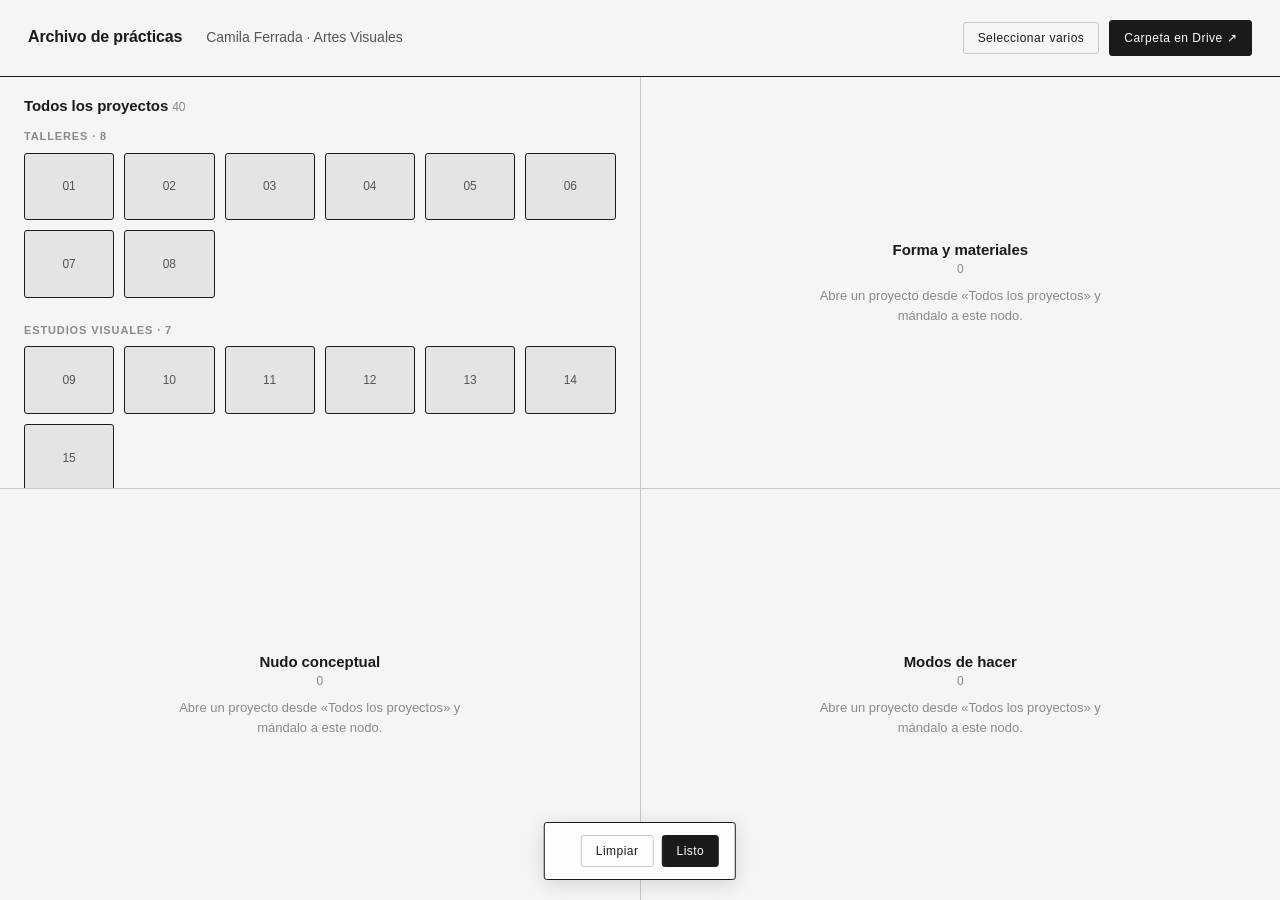
<file: visualizacion-v1/index.html>
<!DOCTYPE html>
<html lang="es">

<head>
  <meta charset="UTF-8">
  <meta name="viewport" content="width=device-width, initial-scale=1">
  <title>Archivo de prácticas — Visualizador</title>

  <style>
    /* =========================================================
       1. Base
       Escala de grises sobre #f5f5f5, sin colores de acento.
       ========================================================= */
    :root {
      --fondo: #f5f5f5;
      --papel: #fdfdfd;
      --hueco: #e4e4e4;
      --tinta: #1a1a1a;
      --tinta-media: #555555;
      --tinta-suave: #8a8a8a;
      --borde: #1a1a1a;
      --borde-tenue: #c9c9c9;
      --radio: 3px;

      --paso: 0.45s;
      --curva: cubic-bezier(0.4, 0, 0.2, 1);
    }

    * { box-sizing: border-box; }

    html, body { height: 100%; }

    body {
      margin: 0;
      /* El tablero ocupa la pantalla: no hay scroll de página, cada
         sección se desplaza por dentro. */
      overflow: hidden;
      display: flex;
      flex-direction: column;
      background: var(--fondo);
      color: var(--tinta);
      font-family: -apple-system, BlinkMacSystemFont, "Segoe UI", Roboto, Helvetica, Arial, sans-serif;
      font-size: 16px;
      line-height: 1.5;
      -webkit-font-smoothing: antialiased;
    }

    button {
      font-family: inherit;
      color: inherit;
      background: transparent;
      border: none;
      cursor: pointer;
    }

    :focus-visible {
      outline: 2px solid var(--tinta);
      outline-offset: 2px;
    }

    /* =========================================================
       2. Barra superior
       ========================================================= */
    .barra {
      flex: 0 0 auto;
      display: flex;
      flex-wrap: wrap;
      align-items: baseline;
      gap: 0.75rem 1.5rem;
      padding: 1.25rem 1.75rem;
      border-bottom: 1px solid var(--borde);
    }

    .barra h1 {
      margin: 0;
      font-size: 1rem;
      font-weight: 600;
      letter-spacing: -0.01em;
    }

    .estudiante {
      font-size: 0.875rem;
      color: var(--tinta-media);
    }

    .acciones {
      margin-left: auto;
      display: flex;
      align-items: center;
      gap: 0.625rem;
    }

    .boton {
      font-size: 0.75rem;
      font-weight: 500;
      letter-spacing: 0.04em;
      padding: 0.5rem 0.875rem;
      border: 1px solid var(--borde-tenue);
      border-radius: var(--radio);
      text-decoration: none;
      color: var(--tinta);
      white-space: nowrap;
    }

    .boton:hover { background: #ebebeb; border-color: var(--borde); }

    .boton.fuerte {
      background: var(--tinta);
      border-color: var(--tinta);
      color: var(--papel);
    }

    .boton.fuerte:hover { background: #000; }

    /* =========================================================
       3. Tablero 2×2
       La transición entre vistas es la grilla misma: la sección
       elegida pasa a 1fr y las otras a 0fr, así que crece en su
       lugar en vez de aparecer como una pantalla nueva.
       ========================================================= */
    .tablero {
      flex: 1 1 auto;
      display: grid;
      grid-template-columns: 1fr 1fr;
      grid-template-rows: 1fr 1fr;
      gap: 1px;
      background: var(--borde-tenue);
      min-height: 0;
      transition:
        grid-template-columns var(--paso) var(--curva),
        grid-template-rows var(--paso) var(--curva);
    }

    /* Una clase por sección ampliada en vez de estilo inline: así el
       media query de pantallas chicas puede sobrescribir la grilla. */
    .tablero.amp-0 { grid-template-columns: 1fr 0fr; grid-template-rows: 1fr 0fr; }
    .tablero.amp-1 { grid-template-columns: 0fr 1fr; grid-template-rows: 1fr 0fr; }
    .tablero.amp-2 { grid-template-columns: 1fr 0fr; grid-template-rows: 0fr 1fr; }
    .tablero.amp-3 { grid-template-columns: 0fr 1fr; grid-template-rows: 0fr 1fr; }

    .seccion {
      display: flex;
      flex-direction: column;
      background: var(--fondo);
      /* Sin esto las secciones no se dejan encoger a 0fr. */
      min-width: 0;
      min-height: 0;
      overflow: hidden;
      transition: opacity var(--paso) var(--curva);
    }

    /* Las que no son la elegida se apagan mientras se colapsan. */
    .seccion.apagada {
      opacity: 0;
      pointer-events: none;
    }

    .seccion-cabecera {
      flex: 0 0 auto;
      padding: 1.25rem 1.5rem 0.875rem;
    }

    .titulo-seccion {
      display: block;
      width: 100%;
      text-align: left;
      padding: 0;
      font-size: 0.9375rem;
      font-weight: 600;
      letter-spacing: -0.005em;
    }

    .titulo-seccion:hover { text-decoration: underline; text-underline-offset: 3px; }

    .cuenta {
      font-size: 0.75rem;
      font-weight: 400;
      color: var(--tinta-suave);
      font-variant-numeric: tabular-nums;
    }

    .seccion-cuerpo {
      flex: 1 1 auto;
      overflow-y: auto;
      padding: 0 1.5rem 1.5rem;
    }

    .tablero.ampliada .seccion:not(.apagada) .seccion-cabecera { padding: 2rem 2.5rem 1.25rem; }
    .tablero.ampliada .seccion:not(.apagada) .seccion-cuerpo { padding: 0 2.5rem 2.5rem; }
    .tablero.ampliada .seccion:not(.apagada) .titulo-seccion { font-size: 1.5rem; }

    /* =========================================================
       4. Órbita
       Los nodos temáticos no van en grilla: el título queda al
       centro y las obras giran alrededor. El tamaño de cada obra
       lo decide el JavaScript según cuántas haya, así que pocas
       obras se ven grandes y muchas se reparten en más anillos.
       ========================================================= */
    .cuerpo-orbita {
      position: relative;
      overflow: hidden;
      padding: 0;
    }

    .orbita { position: absolute; inset: 0; }

    .nucleo {
      position: absolute;
      left: 50%;
      top: 50%;
      transform: translate(-50%, -50%);
      z-index: 10;
      display: flex;
      flex-direction: column;
      align-items: center;
      gap: 0.5rem;
      max-width: 66%;
      text-align: center;
      /* El fondo despeja el centro por si un anillo queda muy cerca. */
      background: var(--fondo);
      border-radius: 50%;
      padding: 0.75rem 1rem;
    }

    .titulo-nodo {
      padding: 0;
      font-size: 0.9375rem;
      font-weight: 600;
      letter-spacing: -0.005em;
      line-height: 1.25;
      text-wrap: balance;
    }

    .titulo-nodo:hover { text-decoration: underline; text-underline-offset: 3px; }

    .tablero.ampliada .seccion:not(.apagada) .titulo-nodo { font-size: 1.5rem; }

    /* La definición la escribe la carrera, no el estudiante. En vista
       general no cabe: aparece solo cuando la sección está ampliada. */
    .definicion {
      display: none;
      margin: 0;
      max-width: 30rem;
      font-size: 0.9375rem;
      line-height: 1.5;
      color: var(--tinta-media);
      text-wrap: pretty;
    }

    .tablero.ampliada .seccion:not(.apagada) .definicion { display: block; }

    /* =========================================================
       5. Obras
       ========================================================= */
    .grupo-linea { margin-bottom: 1.5rem; }

    .rotulo-linea {
      margin: 0 0 0.5rem;
      font-size: 0.6875rem;
      font-weight: 600;
      text-transform: uppercase;
      letter-spacing: 0.08em;
      color: var(--tinta-suave);
    }

    .obras {
      display: grid;
      grid-template-columns: repeat(auto-fill, minmax(5rem, 1fr));
      gap: 0.625rem;
      list-style: none;
      margin: 0;
      padding: 0;
    }

    .tablero.ampliada .seccion:not(.apagada) .obras {
      grid-template-columns: repeat(auto-fill, minmax(10rem, 1fr));
      gap: 1rem;
    }

    .obra {
      position: relative;
      display: block;
      width: 100%;
      aspect-ratio: 4 / 3;
      padding: 0;
      background: var(--hueco);
      border: 1px solid var(--borde);
      border-radius: var(--radio);
      font-size: 0.75rem;
      font-variant-numeric: tabular-nums;
      color: var(--tinta-media);
      transition: transform 0.15s var(--curva), box-shadow 0.15s var(--curva);
    }

    /* Al pasar el mouse crece y se dibuja por encima de las demás. */
    .obra:hover,
    .obra:focus-visible {
      transform: scale(1.08);
      z-index: 5;
      box-shadow: 0 3px 14px rgba(0, 0, 0, 0.18);
    }

    /* En órbita la posición la pone el JavaScript, así que el crecer
       al pasar el mouse tiene que conservar el centrado. */
    .obra.orbitando { position: absolute; transform: translate(-50%, -50%); }

    .obra.orbitando:hover,
    .obra.orbitando:focus-visible { transform: translate(-50%, -50%) scale(1.14); }

    /* Un punto por cada categoría a la que fue enviada la obra.
       Es lo único que delata, en "Todos los proyectos", que un
       mismo trabajo ya está clasificado — y en cuántas partes. */
    .obra .marcas {
      position: absolute;
      left: 0.3rem;
      bottom: 0.3rem;
      display: flex;
      gap: 0.2rem;
    }

    .obra .marcas i {
      width: 0.3rem;
      height: 0.3rem;
      border-radius: 50%;
      background: var(--tinta-media);
    }

    /* Con fichas muy chicas los puntos estorban más de lo que informan. */
    .obra.diminuta .marcas { display: none; }

    .vacio-nodo {
      margin: 0;
      font-size: 0.8125rem;
      color: var(--tinta-suave);
      max-width: 22rem;
    }

    /* =========================================================
       6. Obra en primer plano
       ========================================================= */
    .telon {
      position: fixed;
      inset: 0;
      z-index: 50;
      display: flex;
      align-items: center;
      justify-content: center;
      padding: 2rem;
      background: rgba(245, 245, 245, 0.94);
      opacity: 0;
      pointer-events: none;
      transition: opacity 0.25s var(--curva);
    }

    .telon.abierto { opacity: 1; pointer-events: auto; }

    .visor {
      display: flex;
      flex-direction: column;
      gap: 1rem;
      width: min(52rem, 100%);
      max-height: 100%;
      transform: scale(0.97);
      transition: transform 0.25s var(--curva);
    }

    .telon.abierto .visor { transform: scale(1); }

    .visor-hueco {
      flex: 1 1 auto;
      min-height: 0;
      aspect-ratio: 4 / 3;
      display: flex;
      align-items: center;
      justify-content: center;
      background: var(--hueco);
      border: 1px solid var(--borde);
      border-radius: var(--radio);
      font-size: 2rem;
      font-weight: 600;
      font-variant-numeric: tabular-nums;
      color: var(--tinta-media);
    }

    .visor-datos {
      flex: 0 0 auto;
      display: flex;
      flex-wrap: wrap;
      align-items: baseline;
      gap: 0.5rem 1.25rem;
      font-size: 0.875rem;
    }

    .visor-datos .curso { font-weight: 600; }
    .visor-datos .linea { color: var(--tinta-media); }

    .visor-datos .indice {
      margin-left: auto;
      font-size: 0.75rem;
      color: var(--tinta-suave);
      font-variant-numeric: tabular-nums;
    }

    /* Enviar la obra a una o más categorías, desde el primer plano. */
    .enviar {
      flex: 0 0 auto;
      display: flex;
      flex-wrap: wrap;
      align-items: center;
      gap: 0.5rem;
      padding-top: 0.875rem;
      border-top: 1px solid var(--borde-tenue);
    }

    .enviar-rotulo {
      font-size: 0.6875rem;
      font-weight: 600;
      text-transform: uppercase;
      letter-spacing: 0.08em;
      color: var(--tinta-suave);
      margin-right: 0.25rem;
    }

    .destino {
      font-size: 0.8125rem;
      padding: 0.45rem 0.8rem;
      border: 1px solid var(--borde-tenue);
      border-radius: var(--radio);
      background: var(--papel);
    }

    .destino:hover { border-color: var(--borde); }

    /* Seleccionada en negativo: el estado se ve sin usar color. */
    .destino[aria-pressed="true"] {
      background: var(--tinta);
      border-color: var(--tinta);
      color: var(--papel);
    }

    .destino[aria-pressed="true"]::before { content: "✓ "; }

    /* Parte del lote ya está en esa categoría, parte no. */
    .destino.parcial::before { content: "– "; }

    .destino:disabled {
      color: var(--tinta-suave);
      border-color: var(--borde-tenue);
      cursor: not-allowed;
    }

    /* =========================================================
       Selección múltiple
       En modo selección el clic elige en vez de abrir, y la
       categoría se aplica a todo el lote de una vez.
       ========================================================= */
    .obra.elegida {
      background: var(--tinta);
      border-color: var(--tinta);
      color: var(--papel);
    }

    .obra.elegida .marcas i { background: var(--papel); }

    .seleccionando .obra { cursor: copy; }

    .lote {
      position: fixed;
      left: 50%;
      bottom: 1.25rem;
      transform: translateX(-50%);
      z-index: 40;
      display: flex;
      flex-wrap: wrap;
      align-items: center;
      justify-content: center;
      gap: 0.5rem;
      max-width: calc(100% - 2rem);
      padding: 0.75rem 1rem;
      background: var(--papel);
      border: 1px solid var(--borde);
      border-radius: var(--radio);
      box-shadow: 0 4px 20px rgba(0, 0, 0, 0.14);
    }

    .lote-cuenta {
      font-size: 0.75rem;
      font-weight: 600;
      font-variant-numeric: tabular-nums;
      white-space: nowrap;
      margin-right: 0.25rem;
    }

    .lote-destinos {
      display: flex;
      flex-wrap: wrap;
      justify-content: center;
      gap: 0.4rem;
    }

    .flecha {
      position: fixed;
      top: 50%;
      transform: translateY(-50%);
      width: 2.75rem;
      height: 2.75rem;
      display: flex;
      align-items: center;
      justify-content: center;
      font-size: 1.125rem;
      background: var(--papel);
      border: 1px solid var(--borde);
      border-radius: var(--radio);
    }

    .flecha:hover { background: var(--tinta); color: var(--papel); }
    .flecha.previa { left: 1.25rem; }
    .flecha.siguiente { right: 1.25rem; }

    .cerrar { position: fixed; top: 1.25rem; right: 1.25rem; }

    .pista {
      position: fixed;
      left: 50%;
      bottom: 1.25rem;
      transform: translateX(-50%);
      font-size: 0.6875rem;
      letter-spacing: 0.06em;
      text-transform: uppercase;
      color: var(--tinta-suave);
      pointer-events: none;
    }

    /* =========================================================
       7. Pantallas chicas y movimiento reducido
       ========================================================= */
    @media (max-width: 700px) {
      /* En celular la grilla 2×2 no cabe: las secciones se apilan
         y la vista general vuelve a tener scroll. */
      body { overflow: auto; }

      .tablero,
      .tablero.amp-0, .tablero.amp-1,
      .tablero.amp-2, .tablero.amp-3 {
        grid-template-columns: 1fr;
        grid-template-rows: none;
      }

      .seccion { min-height: 70vh; }

      /* Apiladas, una sección colapsada dejaría 70vh en blanco: al
         ampliar, las demás salen del flujo en vez de encogerse. */
      .tablero.ampliada .seccion.apagada { display: none; }
      .tablero.ampliada .seccion:not(.apagada) { min-height: 85vh; }
      .barra { padding: 1rem 1.125rem; }
      .flecha.previa { left: 0.5rem; }
      .flecha.siguiente { right: 0.5rem; }
      .pista { display: none; }
    }

    @media (prefers-reduced-motion: reduce) {
      * { transition-duration: 0.01ms !important; }
    }
  </style>
</head>

<body>

  <header class="barra">
    <h1>Archivo de prácticas</h1>
    <span class="estudiante">Camila Ferrada · Artes Visuales</span>

    <div class="acciones">
      <button type="button" class="boton" id="modo-seleccion">Seleccionar varios</button>
      <button type="button" class="boton" id="volver" hidden>← Vista general</button>
      <a class="boton fuerte" id="drive" href="#">Carpeta en Drive ↗</a>
    </div>
  </header>

  <main class="tablero" id="tablero"></main>

  <!-- Acciones del lote, visibles solo en modo selección -->
  <div class="lote" id="lote" hidden>
    <span class="lote-cuenta" id="lote-cuenta"></span>
    <div class="lote-destinos" id="lote-destinos"></div>
    <button type="button" class="boton" id="lote-limpiar">Limpiar</button>
    <button type="button" class="boton fuerte" id="lote-listo">Listo</button>
  </div>

  <!-- Obra en primer plano -->
  <div class="telon" id="telon" role="dialog" aria-modal="true" aria-label="Obra" inert>
    <button type="button" class="flecha previa" id="previa" aria-label="Obra anterior">←</button>

    <div class="visor">
      <div class="visor-hueco" id="visor-hueco"></div>

      <div class="visor-datos">
        <span class="curso" id="visor-curso"></span>
        <span class="linea" id="visor-linea"></span>
        <span class="indice" id="visor-indice"></span>
      </div>

      <div class="enviar" id="enviar">
        <span class="enviar-rotulo">Enviar a</span>
      </div>
    </div>

    <button type="button" class="flecha siguiente" id="siguiente" aria-label="Obra siguiente">→</button>
    <button type="button" class="boton cerrar" id="cerrar">Cerrar ✕</button>
    <p class="pista">← → para moverse · Esc para cerrar</p>
  </div>

  <script>
    /* =========================================================
       1. Categorías
       Vienen definidas por la carrera. El estudiante no las crea
       ni las redefine: solo decide qué trabajos manda a cada una.
       ========================================================= */
    const CATEGORIAS = [
      {
        clave: "forma",
        titulo: "Forma y materiales",
        definicion: "Qué materia toca el trabajo y qué decisiones formales lo sostienen: " +
          "soportes, escalas, técnicas, texturas."
      },
      {
        clave: "nudo",
        titulo: "Nudo conceptual",
        definicion: "El problema que el trabajo mantiene abierto: la pregunta que vuelve, " +
          "aunque cambie el medio."
      },
      {
        clave: "modos",
        titulo: "Modos de hacer",
        definicion: "Cómo se produce el trabajo: procesos, rutinas de taller, " +
          "colaboraciones, maneras de resolver."
      }
    ];

    /* =========================================================
       2. Datos de prueba
       Cada obra es [línea, curso]. Ninguna nace clasificada: al
       abrir, las 40 están solo en "Todos los proyectos".
       ========================================================= */
    const CRUDO = [
      ["q7f2", "Talleres", "Taller de operaciones y procedimientos visuales"],
      ["m4k9", "Talleres", "Taller de operaciones y procedimientos visuales"],
      ["t8b3", "Talleres", "Taller de operaciones y procedimientos visuales"],
      ["w2n6", "Talleres", "Taller de prácticas artísticas I"],
      ["h5r1", "Talleres", "Taller de prácticas artísticas I"],
      ["z9c4", "Talleres", "Taller de prácticas artísticas I"],
      ["v3j7", "Talleres", "Taller de prácticas artísticas II"],
      ["b6x8", "Talleres", "Taller de prácticas artísticas II"],
      ["n1d5", "Estudios visuales", "Introducción a las vanguardias artísticas"],
      ["k8g2", "Estudios visuales", "Introducción a las vanguardias artísticas"],
      ["r4t9", "Estudios visuales", "Introducción al arte contemporáneo"],
      ["c7m3", "Estudios visuales", "Introducción al arte contemporáneo"],
      ["x2p6", "Estudios visuales", "Arte contemporáneo en Chile y Latinoamérica"],
      ["j5w1", "Estudios visuales", "Teoría de la imagen"],
      ["f9h4", "Estudios visuales", "Teoría de la imagen"],
      ["d3z7", "Lenguajes artísticos", "Dibujo y observación I"],
      ["g6q8", "Lenguajes artísticos", "Dibujo y observación I"],
      ["p1v5", "Lenguajes artísticos", "Dibujo y observación I"],
      ["s8n2", "Lenguajes artísticos", "Dibujo y observación II"],
      ["y4b9", "Lenguajes artísticos", "Dibujo y observación II"],
      ["l7k3", "Lenguajes artísticos", "Técnicas escultóricas"],
      ["a2r6", "Lenguajes artísticos", "Técnicas escultóricas"],
      ["e5c1", "Lenguajes artísticos", "Técnicas escultóricas"],
      ["u9x4", "Lenguajes artísticos", "Técnicas pictóricas"],
      ["i3g7", "Lenguajes artísticos", "Técnicas pictóricas"],
      ["o6d8", "Lenguajes artísticos", "Lenguajes escultóricos"],
      ["q1m5", "Lenguajes artísticos", "Lenguajes escultóricos"],
      ["w8t2", "Lenguajes artísticos", "Lenguajes pictóricos"],
      ["h4j9", "Lenguajes artísticos", "Lenguajes pictóricos"],
      ["z7p3", "Imagen y tecnología", "Medios gráficos"],
      ["v2s6", "Imagen y tecnología", "Medios gráficos"],
      ["b9f1", "Imagen y tecnología", "Medios digitales"],
      ["n5w4", "Imagen y tecnología", "Medios digitales"],
      ["k3y8", "Imagen y tecnología", "Imagen fija"],
      ["r6l2", "Imagen y tecnología", "Imagen fija"],
      ["c1a7", "Imagen y tecnología", "Imagen en movimiento"],
      ["x4e9", "Imagen y tecnología", "Imagen en movimiento"],
      ["j8u3", "Imagen y tecnología", "Imagen en movimiento"],
      ["f2i6", "Gestión", "Circuitos artísticos"],
      ["d7o5", "Gestión", "Circuitos artísticos"]
    ];

    const LINEAS = ["Talleres", "Estudios visuales", "Lenguajes artísticos",
                    "Imagen y tecnología", "Gestión"];

    // El número es lo único que distingue un rectángulo de otro
    // mientras no haya imágenes.
    const OBRAS = CRUDO.map(function (fila, i) {
      return {
        // El id viaja con la fila y no depende de su posición: cuando
        // los datos vengan de la planilla será el id del archivo en
        // Drive. El número es solo la etiqueta que se muestra.
        id: fila[0],
        numero: String(i + 1).padStart(2, "0"),
        linea: fila[1],
        curso: fila[2],
        categorias: []
      };
    });

    /* Las cuatro secciones, en el orden de la grilla 2×2. La primera
       muestra todo en grilla; las otras tres son nodos en órbita. */
    const SECCIONES = [{
      titulo: "Todos los proyectos",
      clave: null,
      definicion: null
    }].concat(CATEGORIAS.map(function (categoria) {
      return {
        titulo: categoria.titulo,
        clave: categoria.clave,
        definicion: categoria.definicion
      };
    }));

    /* =========================================================
       3. Memoria del navegador
       No hay servidor: lo que se clasifica queda en el navegador
       para que sobreviva a una recarga durante la presentación.
       ========================================================= */
    function leerGuardado(llave, porDefecto) {
      try {
        const crudo = localStorage.getItem(llave);
        return crudo ? JSON.parse(crudo) : porDefecto;
      } catch (e) {
        return porDefecto;   // modo privado o almacenamiento bloqueado
      }
    }

    // v1 guardaba por posición en la lista: al insertar una obra las
    // clasificaciones se corrían de fila. Esta guarda por id.
    const LLAVE = "asignaciones/v2";

    function guardarAsignaciones() {
      const mapa = {};
      OBRAS.forEach(function (obra) {
        if (obra.categorias.length > 0) mapa[obra.id] = obra.categorias;
      });
      try {
        localStorage.setItem(LLAVE, JSON.stringify(mapa));
      } catch (e) { /* si no se puede guardar, igual se puede usar */ }
    }

    function cargarAsignaciones() {
      const guardadas = leerGuardado(LLAVE, {});
      OBRAS.forEach(function (obra) {
        obra.categorias = guardadas[obra.id] || [];
      });
    }

    /* =========================================================
       4. Estado
       ========================================================= */
    const estado = {
      ampliada: null,     // índice de sección ampliada, o null en vista general
      lista: [],          // obras por las que navegan las flechas del visor
      obra: null,         // índice dentro de esa lista, o null si está cerrado
      rehacerLista: null, // vuelve a calcular esa lista tras un cambio
      focoPrevio: null,   // a quién devolverle el foco al cerrar el visor
      seleccionando: false,
      seleccion: []       // ids de las obras elegidas para el lote
    };

    const tablero = document.getElementById("tablero");
    const telon = document.getElementById("telon");
    const botonVolver = document.getElementById("volver");

    // Obras que le tocan a una sección.
    // Siempre una copia: quien la guarde para navegar con las flechas
    // no debe verla mutar por debajo.
    function obrasDe(seccion) {
      if (!seccion.clave) return OBRAS.slice();
      return OBRAS.filter(function (obra) {
        return obra.categorias.indexOf(seccion.clave) !== -1;
      });
    }

    /* =========================================================
       5. Obras
       ========================================================= */
    function crearObra(obra, lista, indice, rehacer) {
      const boton = document.createElement("button");
      boton.type = "button";
      boton.className = "obra";
      boton.textContent = obra.numero;
      boton.setAttribute("aria-label", "Proyecto " + obra.numero + ", " + obra.curso);

      // La misma obra puede tener ficha en varias secciones a la vez.
      boton.dataset.obra = obra.id;
      if (estado.seleccionando && obraElegida(obra)) boton.classList.add("elegida");

      boton.addEventListener("click", function () {
        if (estado.seleccionando) alternarSeleccion(obra);
        else abrirObra(lista, indice, rehacer);
      });

      if (obra.categorias.length > 0) {
        const marcas = document.createElement("div");
        marcas.className = "marcas";
        obra.categorias.forEach(function () { marcas.appendChild(document.createElement("i")); });
        boton.appendChild(marcas);
      }

      return boton;
    }

    function crearGrilla(lista, rehacer) {
      const ul = document.createElement("ul");
      ul.className = "obras";

      lista.forEach(function (obra, i) {
        const celda = document.createElement("li");
        celda.appendChild(crearObra(obra, lista, i, rehacer));
        ul.appendChild(celda);
      });

      return ul;
    }

    // La primera sección va agrupada por línea curricular.
    function crearPorLinea(seccion, lista) {
      const envoltura = document.createDocumentFragment();

      LINEAS.forEach(function (linea) {
        const deLaLinea = lista.filter(function (o) { return o.linea === linea; });
        if (deLaLinea.length === 0) return;

        const grupo = document.createElement("div");
        grupo.className = "grupo-linea";

        const rotulo = document.createElement("h3");
        rotulo.className = "rotulo-linea";
        rotulo.textContent = linea + " · " + deLaLinea.length;
        grupo.appendChild(rotulo);

        // Las flechas del visor recorren la línea: si algo cambia, la
        // lista se vuelve a armar con este mismo filtro.
        grupo.appendChild(crearGrilla(deLaLinea, function () {
          return obrasDe(seccion).filter(function (o) { return o.linea === linea; });
        }));
        envoltura.appendChild(grupo);
      });

      return envoltura;
    }

    /* =========================================================
       6. Reparto en anillos
       Toda la geometría de la órbita vive acá. El tamaño de ficha
       sale de la cantidad de obras y del radio disponible; si el
       anillo más externo no cabe, se achica la ficha y se vuelve
       a repartir. Por eso pocas obras salen grandes y muchas se
       acomodan en más anillos sin desbordarse.
       ========================================================= */
    const LADO_MINIMO = 22;
    const LADO_MAXIMO = 260;

    // Cuántas fichas de este lado caben en una vuelta de este radio.
    function capacidadDelAnillo(radio, lado) {
      return Math.max(1, Math.floor((2 * Math.PI * radio) / (lado * 1.12)));
    }

    // Devuelve las posiciones relativas al centro y el radio externo.
    function repartirEnAnillos(cantidad, lado, radioInterior) {
      const posiciones = [];
      let radio = radioInterior + lado * 0.7;
      let colocadas = 0;
      let anillo = 0;

      while (colocadas < cantidad) {
        const enEste = Math.min(capacidadDelAnillo(radio, lado), cantidad - colocadas);

        // Cada anillo se gira medio paso: así las fichas no quedan
        // alineadas en radios y la mancha se ve más pareja.
        const giro = (anillo % 2) * (Math.PI / enEste);

        for (let i = 0; i < enEste; i++) {
          const angulo = giro + (i * 2 * Math.PI) / enEste - Math.PI / 2;
          posiciones.push({
            x: Math.cos(angulo) * radio,
            y: Math.sin(angulo) * radio
          });
        }

        colocadas += enEste;
        anillo++;
        if (colocadas < cantidad) radio += lado * 1.18;
      }

      return { posiciones: posiciones, radio: radio };
    }

    // Busca el lado más grande con el que todo cabe dentro del radio.
    // Por búsqueda binaria en vez de partir de un tanteo y solo achicar:
    // así la ficha siempre llega a ocupar todo el espacio disponible,
    // tanto en un cuadrante chico como en una sección a pantalla completa.
    function cabeConLado(cantidad, lado, radioInterior, radioMaximo) {
      const reparto = repartirEnAnillos(cantidad, lado, radioInterior);
      return reparto.radio + lado / 2 <= radioMaximo ? reparto : null;
    }

    function ajustarLado(cantidad, radioMaximo, radioInterior) {
      let bajo = LADO_MINIMO;
      let alto = LADO_MAXIMO;
      let mejorLado = LADO_MINIMO;
      let mejorReparto = repartirEnAnillos(cantidad, LADO_MINIMO, radioInterior);

      for (let intentos = 0; intentos < 20; intentos++) {
        const medio = (bajo + alto) / 2;
        const reparto = cabeConLado(cantidad, medio, radioInterior, radioMaximo);

        if (reparto) {
          mejorLado = medio;
          mejorReparto = reparto;
          bajo = medio;       // cabe: probar algo más grande
        } else {
          alto = medio;       // no cabe: probar algo más chico
        }
      }

      return { lado: mejorLado, posiciones: mejorReparto.posiciones };
    }

    // Coloca las fichas ya creadas. Se llama al dibujar y cada vez
    // que la sección cambia de tamaño.
    function acomodarOrbita(orbita) {
      const fichas = orbita.querySelectorAll(".orbitando");
      if (fichas.length === 0) return;

      const ancho = orbita.clientWidth;
      const alto = orbita.clientHeight;
      if (ancho === 0 || alto === 0) return;   // sección colapsada

      const nucleo = orbita.querySelector(".nucleo");
      const radioInterior = Math.max(nucleo.offsetWidth, nucleo.offsetHeight) / 2;
      const radioMaximo = Math.min(ancho, alto) / 2 - 6;

      const plan = ajustarLado(fichas.length, radioMaximo, radioInterior);

      fichas.forEach(function (ficha, i) {
        const punto = plan.posiciones[i];
        ficha.style.width = plan.lado + "px";
        ficha.style.left = (ancho / 2 + punto.x) + "px";
        ficha.style.top = (alto / 2 + punto.y) + "px";
        ficha.style.fontSize = Math.max(8, Math.round(plan.lado * 0.17)) + "px";
        ficha.classList.toggle("diminuta", plan.lado < 44);
      });
    }

    /* =========================================================
       7. Construcción de la pantalla
       ========================================================= */
    function crearNucleo(seccion, indice, cantidad) {
      const nucleo = document.createElement("div");
      nucleo.className = "nucleo";

      const titulo = document.createElement("button");
      titulo.type = "button";
      titulo.className = "titulo-nodo";
      titulo.innerHTML = seccion.titulo +
        '<br><span class="cuenta">' + cantidad + "</span>";
      titulo.addEventListener("click", function () { ampliar(indice); });
      nucleo.appendChild(titulo);

      const definicion = document.createElement("p");
      definicion.className = "definicion";
      definicion.textContent = seccion.definicion;
      nucleo.appendChild(definicion);

      if (cantidad === 0) {
        const vacio = document.createElement("p");
        vacio.className = "vacio-nodo";
        vacio.textContent = "Abre un proyecto desde «Todos los proyectos» " +
          "y mándalo a este nodo.";
        nucleo.appendChild(vacio);
      }

      return nucleo;
    }

    function crearOrbita(seccion, indice, lista) {
      const orbita = document.createElement("div");
      orbita.className = "orbita";
      orbita.appendChild(crearNucleo(seccion, indice, lista.length));

      const rehacer = function () { return obrasDe(seccion); };

      lista.forEach(function (obra, i) {
        const ficha = crearObra(obra, lista, i, rehacer);
        ficha.classList.add("orbitando");
        orbita.appendChild(ficha);
      });

      return orbita;
    }

    function crearSeccion(seccion, indice) {
      const nodo = document.createElement("section");
      nodo.className = "seccion";

      // Solo la primera lleva encabezado: en los nodos el título va
      // al centro de la órbita y es el que abre la sección.
      if (seccion.clave === null) {
        const cabecera = document.createElement("div");
        cabecera.className = "seccion-cabecera";

        const titulo = document.createElement("button");
        titulo.type = "button";
        titulo.className = "titulo-seccion";
        titulo.addEventListener("click", function () { ampliar(indice); });

        cabecera.appendChild(titulo);
        nodo.appendChild(cabecera);
        seccion.nodoTitulo = titulo;
      }

      const cuerpo = document.createElement("div");
      cuerpo.className = "seccion-cuerpo" + (seccion.clave ? " cuerpo-orbita" : "");
      nodo.appendChild(cuerpo);

      seccion.nodoCuerpo = cuerpo;
      return nodo;
    }

    function refrescarSeccion(seccion, indice) {
      const lista = obrasDe(seccion);
      seccion.nodoCuerpo.innerHTML = "";

      if (seccion.clave === null) {
        seccion.nodoTitulo.innerHTML = seccion.titulo +
          ' <span class="cuenta">' + lista.length + "</span>";
        seccion.nodoCuerpo.appendChild(crearPorLinea(seccion, lista));
        return;
      }

      const orbita = crearOrbita(seccion, indice, lista);
      seccion.nodoCuerpo.appendChild(orbita);
      acomodarOrbita(orbita);
    }

    function refrescar() {
      SECCIONES.forEach(refrescarSeccion);
    }

    function construir() {
      SECCIONES.forEach(function (seccion, i) {
        tablero.appendChild(crearSeccion(seccion, i));
      });
      refrescar();
      vigilarTamanos();
    }

    // La órbita depende del tamaño de la sección, y ese tamaño cambia
    // al ampliar y al mover la ventana. Se recalcula en cada cambio,
    // así la órbita se abre junto con la sección.
    function vigilarTamanos() {
      if (typeof ResizeObserver === "undefined") return;

      const vigia = new ResizeObserver(function (entradas) {
        entradas.forEach(function (entrada) {
          const orbita = entrada.target.querySelector(".orbita");
          if (orbita) acomodarOrbita(orbita);
        });
      });

      SECCIONES.forEach(function (seccion) {
        if (seccion.clave) vigia.observe(seccion.nodoCuerpo);
      });
    }

    /* =========================================================
       8. Las dos vistas
       No hay zoom gradual: la grilla pasa de 1fr 1fr a 1fr 0fr
       (o la combinación que toque) y la sección elegida crece en
       su lugar. Las otras se colapsan y se apagan.
       ========================================================= */
    function aplicarVista() {
      const ampliada = estado.ampliada;
      const hayAmpliada = ampliada !== null;

      // La grilla se elige por clase, no por estilo inline: un estilo
      // inline le ganaba al media query y en celular nunca se apilaba.
      SECCIONES.forEach(function (_, i) {
        tablero.classList.toggle("amp-" + i, hayAmpliada && i === ampliada);
      });
      tablero.classList.toggle("ampliada", hayAmpliada);

      Array.prototype.forEach.call(tablero.children, function (nodo, i) {
        const oculta = hayAmpliada && i !== ampliada;
        nodo.classList.toggle("apagada", oculta);
        // Sin inert, los botones de una sección colapsada siguen
        // recibiendo Tab aunque no se vean.
        nodo.inert = oculta;
      });

      botonVolver.hidden = !hayAmpliada;
    }

    function ampliar(indice) {
      estado.ampliada = indice;
      aplicarVista();
    }

    function volverAGeneral() {
      estado.ampliada = null;
      aplicarVista();
    }

    // En vista de sección, las flechas pasan a la sección contigua.
    function moverSeccion(paso) {
      if (estado.ampliada === null) return;
      const total = SECCIONES.length;
      ampliar((estado.ampliada + paso + total) % total);
    }

    /* =========================================================
       9. Obra en primer plano
       ========================================================= */
    // Con el visor abierto el resto de la página queda inerte: el Tab
    // no se escapa detrás del telón y el foco queda atrapado adentro.
    const fueraDelVisor = [
      document.querySelector(".barra"),
      tablero,
      document.getElementById("lote")
    ];

    function aislarVisor(abierto) {
      fueraDelVisor.forEach(function (nodo) { nodo.inert = abierto; });
      telon.inert = !abierto;
    }

    function abrirObra(lista, indice, rehacer) {
      estado.lista = lista;
      estado.obra = indice;
      estado.rehacerLista = rehacer || null;
      estado.focoPrevio = document.activeElement;
      pintarVisor();
      telon.classList.add("abierto");
      aislarVisor(true);
      document.getElementById("cerrar").focus();
    }

    /* Al cerrar, el foco no puede quedar en el aire. Se intenta, en
       orden: quien lo tenía al abrir; la ficha de la obra que se estaba
       mirando; la barra. Cada intento se comprueba, porque el elemento
       pudo haber sido recreado por refrescar(), o quedar dentro de una
       sección inerte, o —en Safari, donde un botón no toma el foco al
       hacer clic— no haber sido nunca enfocable. */
    function devolverFoco(ultima) {
      const previo = estado.focoPrevio;
      estado.focoPrevio = null;

      if (previo && previo !== document.body && document.contains(previo)) {
        previo.focus();
        if (document.activeElement === previo) return;
      }

      if (ultima) {
        const ficha = document.querySelector('[data-obra="' + ultima.id + '"]');
        if (ficha) {
          ficha.focus();
          if (document.activeElement === ficha) return;
        }
      }

      document.getElementById("modo-seleccion").focus();
    }

    function cerrarObra() {
      const ultima = estado.obra !== null ? estado.lista[estado.obra] : null;

      estado.obra = null;
      estado.rehacerLista = null;
      telon.classList.remove("abierto");
      aislarVisor(false);   // antes de mover el foco: si no, el destino es inerte
      devolverFoco(ultima);
    }

    // Las flechas pasan a la obra siguiente o anterior sin cerrar.
    function moverObra(paso) {
      if (estado.obra === null) return;
      const total = estado.lista.length;
      estado.obra = (estado.obra + paso + total) % total;
      pintarVisor();
    }

    /* Al cambiar las categorías, la lista por la que navegan las flechas
       puede haber cambiado de largo. Se vuelve a armar con el mismo
       criterio con que se abrió, conservando la obra en pantalla; si esa
       obra salió de la lista queda la que ocupa su lugar, y si la lista
       se vació, el visor se cierra. */
    function recalcularLista() {
      if (estado.obra === null || !estado.rehacerLista) return;

      const actual = estado.lista[estado.obra];
      const nueva = estado.rehacerLista();

      if (nueva.length === 0) { cerrarObra(); return; }

      const puesto = nueva.indexOf(actual);
      estado.lista = nueva;
      estado.obra = puesto !== -1 ? puesto : Math.min(estado.obra, nueva.length - 1);
    }

    // Manda o saca la obra de un nodo. Una obra puede estar en varios
    // a la vez, y sigue estando en "Todos los proyectos".
    function alternarCategoria(obra, clave) {
      const puesto = obra.categorias.indexOf(clave);
      if (puesto === -1) obra.categorias.push(clave);
      else obra.categorias.splice(puesto, 1);

      guardarAsignaciones();
      refrescar();
      recalcularLista();
      if (estado.obra !== null) pintarVisor();
    }

    function pintarDestinos(obra) {
      const zona = document.getElementById("enviar");
      zona.querySelectorAll(".destino").forEach(function (n) { n.remove(); });

      CATEGORIAS.forEach(function (categoria) {
        const boton = document.createElement("button");
        boton.type = "button";
        boton.className = "destino";
        boton.textContent = categoria.titulo;
        boton.setAttribute("aria-pressed",
          String(obra.categorias.indexOf(categoria.clave) !== -1));
        boton.addEventListener("click", function () {
          alternarCategoria(obra, categoria.clave);
        });
        zona.appendChild(boton);
      });
    }

    function pintarVisor() {
      const obra = estado.lista[estado.obra];

      document.getElementById("visor-hueco").textContent = obra.numero;
      document.getElementById("visor-curso").textContent = obra.curso;
      document.getElementById("visor-linea").textContent = obra.linea;
      document.getElementById("visor-indice").textContent =
        (estado.obra + 1) + " / " + estado.lista.length;

      pintarDestinos(obra);
    }

    /* =========================================================
       10. Selección múltiple
       Permite mandar varios trabajos a un nodo de una vez, sin
       tener que abrirlos uno por uno.
       ========================================================= */
    const lote = document.getElementById("lote");
    const loteCuenta = document.getElementById("lote-cuenta");
    const loteDestinos = document.getElementById("lote-destinos");
    const botonModo = document.getElementById("modo-seleccion");

    function obraElegida(obra) {
      return estado.seleccion.indexOf(obra.id) !== -1;
    }

    function obrasSeleccionadas() {
      return OBRAS.filter(obraElegida);
    }

    // Todas las fichas de esa obra, estén en la sección que estén,
    // tienen que reflejar lo mismo.
    function marcarFichas(obra) {
      const elegida = obraElegida(obra);
      document.querySelectorAll('[data-obra="' + obra.id + '"]')
        .forEach(function (ficha) { ficha.classList.toggle("elegida", elegida); });
    }

    function alternarSeleccion(obra) {
      const puesto = estado.seleccion.indexOf(obra.id);
      if (puesto === -1) estado.seleccion.push(obra.id);
      else estado.seleccion.splice(puesto, 1);

      marcarFichas(obra);
      pintarLote();
    }

    // Cuántas del lote ya están en esa categoría.
    function cuantasEn(lista, clave) {
      return lista.filter(function (obra) {
        return obra.categorias.indexOf(clave) !== -1;
      }).length;
    }

    // Si todas están, el botón las saca; si no, las agrega todas.
    // Así el mismo botón sirve para mandar y para deshacer.
    function aplicarALote(clave) {
      const lista = obrasSeleccionadas();
      if (lista.length === 0) return;

      const quitar = cuantasEn(lista, clave) === lista.length;

      lista.forEach(function (obra) {
        const puesto = obra.categorias.indexOf(clave);
        if (quitar && puesto !== -1) obra.categorias.splice(puesto, 1);
        if (!quitar && puesto === -1) obra.categorias.push(clave);
      });

      guardarAsignaciones();
      refrescar();
      recalcularLista();
      if (estado.obra !== null) pintarVisor();
      pintarLote();
    }

    function pintarLote() {
      const lista = obrasSeleccionadas();

      loteCuenta.textContent = lista.length === 0
        ? "Elige uno o más trabajos"
        : lista.length + " seleccionado(s)";

      loteDestinos.innerHTML = "";

      CATEGORIAS.forEach(function (categoria) {
        const dentro = cuantasEn(lista, categoria.clave);
        const todas = lista.length > 0 && dentro === lista.length;
        const algunas = dentro > 0 && !todas;

        const boton = document.createElement("button");
        boton.type = "button";
        boton.className = "destino" + (algunas ? " parcial" : "");
        boton.textContent = categoria.titulo +
          (algunas ? " · " + dentro + "/" + lista.length : "");
        boton.setAttribute("aria-pressed", String(todas));
        boton.disabled = lista.length === 0;
        boton.addEventListener("click", function () { aplicarALote(categoria.clave); });
        loteDestinos.appendChild(boton);
      });
    }

    function entrarASeleccion() {
      estado.seleccionando = true;
      document.body.classList.add("seleccionando");
      botonModo.textContent = "Cancelar selección";
      lote.hidden = false;
      pintarLote();
    }

    function salirDeSeleccion() {
      estado.seleccionando = false;
      estado.seleccion = [];
      document.body.classList.remove("seleccionando");
      botonModo.textContent = "Seleccionar varios";
      lote.hidden = true;
      refrescar();   // repinta las fichas sin la marca de elegidas
    }

    function limpiarSeleccion() {
      estado.seleccion = [];
      refrescar();
      pintarLote();
    }

    /* =========================================================
       11. Teclado y escuchas
       Con una obra abierta las flechas mueven obras; si no, y hay
       una sección ampliada, mueven secciones.
       ========================================================= */
    document.addEventListener("keydown", function (evento) {
      const enVisor = estado.obra !== null;

      if (evento.key === "Escape") {
        if (enVisor) cerrarObra();
        else if (estado.seleccionando) salirDeSeleccion();
        else volverAGeneral();
        return;
      }

      if (evento.key === "ArrowLeft" || evento.key === "ArrowRight") {
        const paso = evento.key === "ArrowRight" ? 1 : -1;
        if (enVisor) moverObra(paso);
        else moverSeccion(paso);
        evento.preventDefault();
      }
    });

    telon.addEventListener("click", function (evento) {
      // Clic en el fondo atenuado, fuera del visor: cierra.
      if (evento.target === telon) cerrarObra();
    });

    document.getElementById("previa").addEventListener("click", function () { moverObra(-1); });
    document.getElementById("siguiente").addEventListener("click", function () { moverObra(1); });
    document.getElementById("cerrar").addEventListener("click", cerrarObra);
    botonVolver.addEventListener("click", volverAGeneral);

    botonModo.addEventListener("click", function () {
      if (estado.seleccionando) salirDeSeleccion();
      else entrarASeleccion();
    });

    document.getElementById("lote-limpiar").addEventListener("click", limpiarSeleccion);
    document.getElementById("lote-listo").addEventListener("click", salirDeSeleccion);

    cargarAsignaciones();
    construir();
    aplicarVista();
  </script>

</body>

</html>
</file>
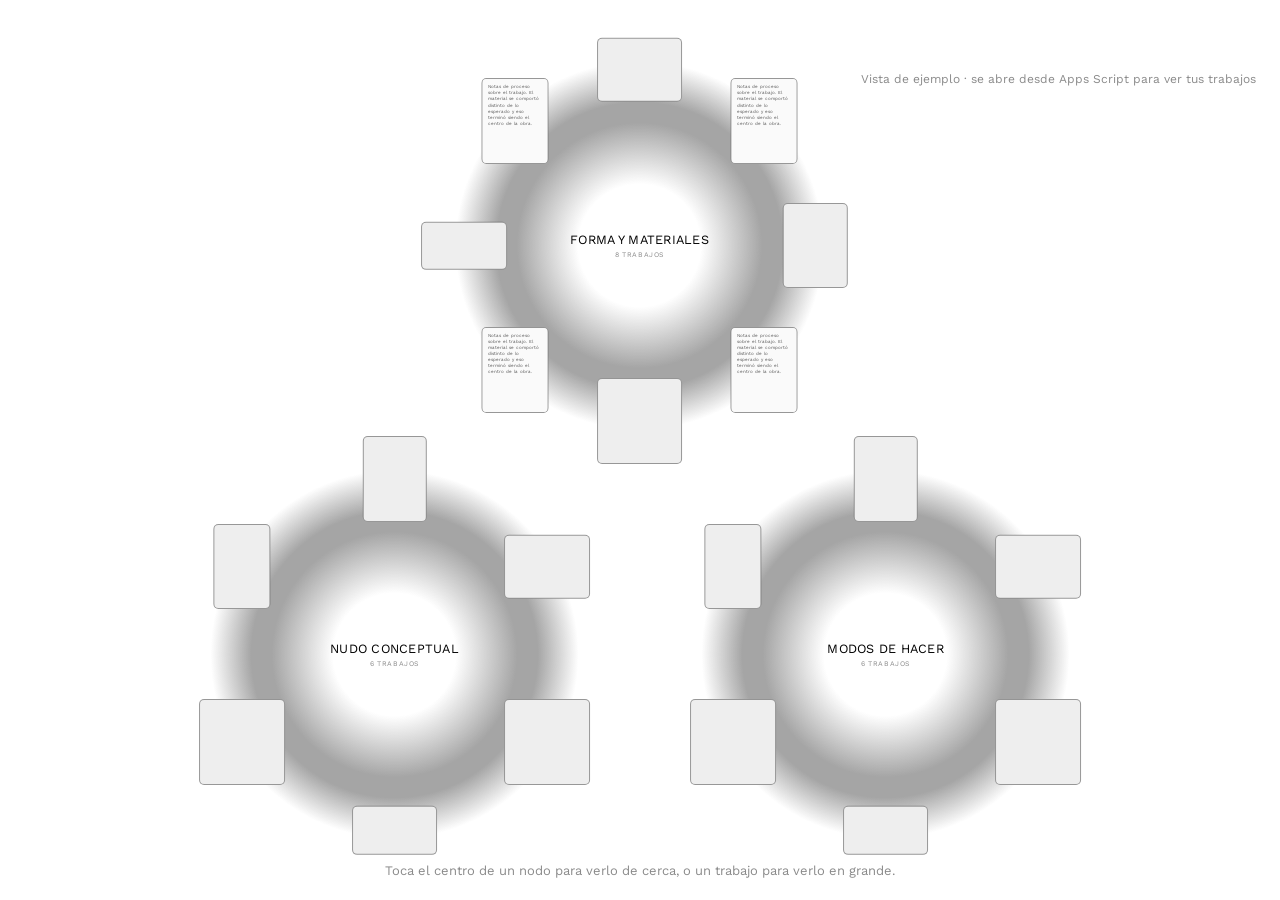
<file: visualizador-new/index.html>
<!DOCTYPE html>
<html lang="es">

<head>
  <meta charset="UTF-8">
  <meta name="viewport" content="width=device-width, initial-scale=1">
  <title>Archivo de prácticas</title>

  <base target="_top">

<!-- Estilo y script van dentro de este archivo, no enlazados: Apps Script
     no sirve archivos sueltos. -->
<style>
  /* ---------- Tipografía ----------
     Work Sans, la misma del formulario. Va en base64 porque el editor de
     Apps Script solo acepta .gs y .html: no hay dónde subir un binario. */
  @font-face {
    font-family: 'WorkSans';
    src: url('[data-uri]') format("woff2");
    font-weight: 100 900;
    font-style: normal;
    font-display: swap;
  }

  /* ---------- Base ---------- */
  :root {
    --fondo: #ffffff;
    --lista: #e9e9e9;
    --bloque: rgba(0, 0, 0, 0.03);
    --hueco: #d9d9d9;
    --ficha: #eeeeee;
    --ficha-borde: rgba(0, 0, 0, 0.37);
    --tinta: #000000;
    --tinta-media: #555555;
    --tinta-suave: #8a8a8a;
    --radio: 5px;

    --ancho-lista: clamp(320px, 35vw, 607px);

    /* Movimiento. --suave frena largo al llegar, que es lo que hace que
       algo se sienta pesado y no mecánico; --resorte se pasa un poco y
       vuelve, para lo que aparece o se agranda. El script usa las mismas
       curvas (sección 3): si se cambian acá, cambiarlas también allá. */
    --paso: 0.8s;
    --suave: cubic-bezier(0.22, 1, 0.36, 1);
    --resorte: cubic-bezier(0.34, 1.56, 0.64, 1);

    --fuente: 'WorkSans', -apple-system, BlinkMacSystemFont, "Segoe UI", Roboto, Helvetica, Arial, sans-serif;
  }

  * { box-sizing: border-box; }

  html, body {
    margin: 0;
    height: 100%;
    overflow: hidden;
    background: var(--fondo);
    color: var(--tinta);
    font-family: var(--fuente);
    -webkit-font-smoothing: antialiased;
  }

  button {
    font: inherit;
    color: inherit;
    background: none;
    border: 0;
    padding: 0;
    cursor: pointer;
  }

  :focus-visible { outline: 2px solid var(--tinta); outline-offset: 2px; }

  [hidden] { display: none !important; }

  /* Para mover algo a su punto de partida sin que se vea el viaje */
  .quieta { transition: none !important; }

  /* ---------- Lista lateral ----------
     Se desliza desde la izquierda. Los nodos se corren en el mismo
     tiempo y con la misma curva, así se leen como un solo movimiento. */
  .lista {
    position: fixed;
    inset: 0 auto 0 0;
    width: var(--ancho-lista);
    background: var(--lista);
    overflow-y: auto;
    padding: 55px 20px 40px;
    transform: translateX(-100%);
    transition: transform var(--paso) var(--suave), box-shadow var(--paso) var(--suave);
    z-index: 5;
  }

  .con-lista .lista {
    transform: none;
    box-shadow: 0 0 60px rgba(0, 0, 0, 0.06);
  }

  .lista-cabeza {
    display: flex;
    align-items: baseline;
    justify-content: space-between;
    gap: 12px;
    margin: 0 0 22px;
    padding: 0 23px;
  }

  .lista-cabeza h1 {
    margin: 0;
    font-size: 16px;
    font-weight: 500;
  }

  .lista-cabeza a {
    font-size: 13px;
    color: var(--tinta-media);
    text-decoration: none;
    white-space: nowrap;
  }

  .lista-cabeza a:hover { color: var(--tinta); text-decoration: underline; }

  .curso {
    background: var(--bloque);
    padding: 23px;
    margin-bottom: 22px;
  }

  .curso h2 {
    margin: 0;
    font-size: 16px;
    font-weight: 400;
    line-height: 1.3;
  }

  .curso-datos {
    margin: 4px 0 0;
    font-size: 12px;
    color: var(--tinta-suave);
  }

  .curso-obras {
    display: flex;
    flex-wrap: wrap;
    gap: 10px;
    padding: 10px 0 0;
    margin-top: 10px;
  }

  /* Miniatura cuadrada de la lista */
  .mini {
    position: relative;
    width: 80px;
    height: 80px;
    flex: none;
    background: var(--hueco);
    overflow: hidden;
    cursor: grab;
    transition:
      transform 0.35s var(--resorte),
      box-shadow 0.35s var(--suave),
      opacity 0.3s var(--suave);
  }

  .mini:hover { transform: translateY(-3px); box-shadow: 0 8px 18px rgba(0, 0, 0, 0.14); }
  .mini:active { cursor: grabbing; transform: scale(0.96); }

  .mini img,
  .ficha img,
  .fantasma img {
    position: absolute;
    inset: 0;
    width: 100%;
    height: 100%;
    object-fit: cover;
    pointer-events: none;
    -webkit-user-drag: none;
  }

  /* En qué nodos está: una inicial por nodo, abajo a la derecha */
  .marcas {
    position: absolute;
    right: 4px;
    bottom: 4px;
    display: flex;
    gap: 2px;
    pointer-events: none;
  }

  .marcas span {
    width: 15px;
    height: 15px;
    border-radius: 50%;
    background: var(--tinta);
    color: #fff;
    font-size: 9px;
    line-height: 15px;
    text-align: center;
  }

  .lista-vacia {
    padding: 0 23px;
    font-size: 14px;
    color: var(--tinta-media);
    line-height: 1.5;
  }

  /* Texto: un papel con el comienzo del texto */
  .extracto {
    position: absolute;
    inset: 0;
    margin: 0;
    padding: 8%;
    background: #fafafa;
    font-size: 8px;
    line-height: 1.35;
    color: var(--tinta-media);
    overflow: hidden;
    text-align: left;
    pointer-events: none;
  }

  /* Marca de reproducción sobre los videos */
  .marca-video {
    position: absolute;
    left: 50%;
    top: 50%;
    width: 26%;
    aspect-ratio: 1;
    min-width: 14px;
    transform: translate(-50%, -50%);
    border-radius: 50%;
    background: rgba(0, 0, 0, 0.55);
    pointer-events: none;
  }

  .marca-video::after {
    content: "";
    position: absolute;
    left: 40%;
    top: 30%;
    border-style: solid;
    border-width: 0.25em 0 0.25em 0.42em;
    border-color: transparent transparent transparent #fff;
    font-size: clamp(8px, 1.4vw, 22px);
  }

  /* ---------- Escenario ----------
     Siempre ocupa la pantalla entera: cuando se abre la lista no se
     achica, los nodos se corren. Así el único que se mueve es cada nodo,
     con transform, que es lo que el navegador anima sin trabarse. */
  .escenario {
    position: fixed;
    inset: 0;
  }

  /* Fuera del escenario: el escenario es fijo y eso lo vuelve una capa
     propia, que quedaría debajo de la lista en pantallas angostas. */
  .menu {
    position: fixed;
    left: 21px;
    top: 13px;
    width: 64px;
    height: 56px;
    display: flex;
    flex-direction: column;
    justify-content: center;
    gap: 13px;
    padding: 0 6px;
    z-index: 6;
    transition: translate var(--paso) var(--suave);
  }

  .menu span {
    display: block;
    height: 1px;
    background: var(--tinta);
    transition: transform 0.55s var(--resorte), opacity 0.25s var(--suave);
  }

  .menu:hover span:nth-child(2) { transform: scaleX(0.7); }
  .con-lista .menu span:nth-child(1) { transform: translateY(14px) rotate(45deg); }
  .con-lista .menu span:nth-child(2) { opacity: 0; transform: scaleX(0); }
  .con-lista .menu span:nth-child(3) { transform: translateY(-14px) rotate(-45deg); }

  .volver {
    position: absolute;
    left: 96px;
    top: 26px;
    font-size: 14px;
    color: var(--tinta-media);
    padding: 6px 10px;
    border-radius: 999px;
    z-index: 4;
    opacity: 0;
    transform: translateX(-12px);
    pointer-events: none;
    transition:
      opacity 0.45s var(--suave),
      transform 0.6s var(--suave),
      translate var(--paso) var(--suave),
      color 0.2s, background 0.2s;
  }

  .ampliado .volver { opacity: 1; transform: none; pointer-events: auto; }
  .volver:hover { color: var(--tinta); background: rgba(0, 0, 0, 0.05); }

  /* Los controles viajan con el borde de la lista */
  .con-lista .menu,
  .con-lista .volver { translate: var(--ancho-lista) 0; }

  /* Guardar, arriba a la derecha. Apagado mientras no hay nada nuevo;
     se enciende cuando hay cambios sin guardar. */
  .guardar {
    position: fixed;
    right: 20px;
    top: 20px;
    z-index: 6;
    display: flex;
    align-items: center;
    gap: 12px;
  }

  .estado-guardado {
    font-size: 13px;
    color: var(--tinta-suave);
    transition: opacity 0.6s var(--suave);
  }

  .estado-guardado.apagado { opacity: 0; }
  .estado-guardado.falla { color: var(--tinta); font-weight: 600; cursor: help; }

  .boton-guardar {
    padding: 9px 20px;
    border-radius: 999px;
    border: 1px solid rgba(0, 0, 0, 0.15);
    background: var(--fondo);
    color: var(--tinta-suave);
    font-size: 14px;
    transition:
      background 0.3s var(--suave),
      color 0.3s var(--suave),
      border-color 0.3s var(--suave),
      box-shadow 0.3s var(--suave),
      transform 0.45s var(--resorte);
  }

  .boton-guardar:disabled { cursor: default; }

  .con-cambios .boton-guardar:not(:disabled) {
    background: var(--tinta);
    border-color: var(--tinta);
    color: #fff;
    box-shadow: 0 6px 18px rgba(0, 0, 0, 0.18);
  }

  .con-cambios .boton-guardar:not(:disabled):hover { transform: translateY(-1px) scale(1.03); }
  .boton-guardar:not(:disabled):active { transform: scale(0.96); }

  .pista {
    position: absolute;
    left: 0;
    right: 0;
    bottom: 22px;
    margin: 0;
    text-align: center;
    font-size: 13px;
    color: var(--tinta-suave);
    pointer-events: none;
    z-index: 4;
    padding: 0 16px;
    transition: translate var(--paso) var(--suave), opacity 0.3s var(--suave);
  }

  .con-lista .pista { translate: calc(var(--ancho-lista) / 2) 0; }

  /* ---------- Nodos ----------
     Cada nodo es un cuadrado que el script ubica y dimensiona. Todo lo de
     adentro va en proporción al nodo, así el mismo nodo sirve de chico en
     la vista general y de grande en la ampliada.

     El cambio de tamaño no se anima acá: el script pone el nodo de una
     vez en su lugar final y lo hace crecer desde donde estaba con un
     transform (sección 8). */
  .nodo {
    position: absolute;
    container-type: size;
    transform-origin: 0 0;
    will-change: transform;
    transition: opacity 0.7s var(--suave), filter 0.7s var(--suave);
  }

  .nodo.fuera { opacity: 0; filter: blur(8px); pointer-events: none; }

  /* El halo: centro blanco, anillo gris difuso, borde que se disuelve.
     Son los mismos cortes del degradado del Figma. */
  .aura {
    position: absolute;
    inset: 0;
    border-radius: 50%;
    background: radial-gradient(circle closest-side,
      rgba(217, 217, 217, 0) 30%,
      rgba(30, 30, 30, 0.4) 60%,
      rgba(30, 30, 30, 0.4) 70%,
      rgba(0, 0, 0, 0) 90%);
    transition: transform 0.6s var(--resorte), filter 0.5s var(--suave);
    pointer-events: none;
  }

  .nodo:hover .aura { transform: scale(1.025); }

  /* Mientras se arrastra, los tres respiran: dicen "suéltalo acá". El que
     está debajo del puntero deja de respirar y se abre. */
  .arrastrando .aura { animation: respirar 1.7s ease-in-out infinite alternate; }
  .arrastrando .nodo:nth-child(2) .aura { animation-delay: -0.55s; }
  .arrastrando .nodo:nth-child(3) .aura { animation-delay: -1.1s; }
  .nodo.sobre .aura { animation: none; transform: scale(1.1); filter: brightness(0.8); }

  @keyframes respirar {
    from { transform: scale(1); }
    to { transform: scale(1.04); }
  }

  /* El anillo que se expande al soltar algo en un nodo */
  .onda {
    position: absolute;
    inset: 0;
    border-radius: 50%;
    border: 1.5px solid rgba(0, 0, 0, 0.35);
    pointer-events: none;
  }

  /* El centro blanco es el que se toca para ampliar */
  .rotulo {
    position: absolute;
    left: 25%;
    top: 25%;
    width: 50%;
    height: 50%;
    border-radius: 50%;
    display: flex;
    flex-direction: column;
    align-items: center;
    justify-content: center;
    text-align: center;
    text-transform: uppercase;
    font-size: clamp(10px, 3.1cqw, 34px);
    line-height: 1.2;
    letter-spacing: 0.02em;
    padding: 0 4%;
    transition: letter-spacing 0.5s var(--suave);
  }

  .nodo:not(.grande) .rotulo:hover { letter-spacing: 0.06em; }
  .rotulo:focus-visible { outline-offset: -6px; }

  .rotulo .cuenta {
    display: inline-block;
    margin-top: 0.5em;
    font-size: 0.55em;
    letter-spacing: 0.08em;
    color: var(--tinta-suave);
  }

  .rotulo .definicion {
    margin-top: 0.8em;
    max-width: 22em;
    font-size: 0.45em;
    line-height: 1.45;
    text-transform: none;
    letter-spacing: 0;
    color: var(--tinta-media);
  }

  .nodo:not(.grande) .definicion { display: none; }

  /* Las fichas giran con esta capa, muy despacio */
  .orbita { position: absolute; inset: 0; pointer-events: none; }

  /* Ficha en órbita: el script le da centro y tamaño en % del nodo.
     Se centra con translate y no con transform: así el giro que la
     mantiene derecha (rotate) gira sobre su centro y no la desplaza. */
  .ficha {
    position: absolute;
    translate: -50% -50%;
    background: var(--ficha);
    border: 1px solid var(--ficha-borde);
    border-radius: var(--radio);
    overflow: hidden;
    cursor: zoom-in;
    pointer-events: auto;
    transition:
      left 0.9s var(--suave),
      top 0.9s var(--suave),
      width 0.6s var(--suave),
      height 0.6s var(--suave),
      opacity 0.45s var(--suave),
      scale 0.55s var(--resorte),
      box-shadow 0.3s var(--suave);
  }

  /* !important: el orden en la órbita va como z-index en línea */
  .ficha:hover,
  .ficha:focus-visible {
    box-shadow: 0 10px 26px rgba(0, 0, 0, 0.2);
    scale: 1.07;
    z-index: 500 !important;
  }

  .ficha:active { cursor: grabbing; }
  .ficha.naciendo { opacity: 0; scale: 0.3; }
  .ficha.esperando { opacity: 0; }
  .ficha.arrastrando,
  .mini.arrastrando { opacity: 0.3; }
  .ficha .extracto { font-size: clamp(3px, 1.1cqw, 13px); }

  /* El que está abierto en el visor queda como hueco en su lugar */
  .en-visor { opacity: 0 !important; }

  /* Copia que viaja de un lugar a otro: de la lista al nodo, de la
     miniatura al visor. Es aparte del original para poder cruzar la
     pantalla sin salirse de la capa que la contiene. */
  .fantasma {
    position: fixed !important;
    z-index: 40;
    margin: 0;
    translate: none !important;
    transform: none;
    scale: none !important;
    transition: none !important;
    pointer-events: none;
    border-radius: var(--radio);
    overflow: hidden;
  }

  .fantasma .extracto { font-size: 8px; }
  .fantasma .agrandar, .fantasma .visto { display: none; }

  /* ---------- Elegir ----------
     En la lista, tocar un trabajo lo elige y solo el botón de la esquina
     lo abre en grande. En los nodos no se elige: tocar abre en grande. */

  /* Botón de la esquina para verlo en grande */
  .agrandar {
    position: absolute;
    top: 4px;
    right: 4px;
    z-index: 2;
    width: 22px;
    height: 22px;
    border-radius: 50%;
    display: flex;
    align-items: center;
    justify-content: center;
    background: rgba(255, 255, 255, 0.92);
    border: 1px solid rgba(0, 0, 0, 0.18);
    color: var(--tinta);
    cursor: zoom-in;
    opacity: 0;
    transform: scale(0.7);
    transition:
      opacity 0.25s var(--suave),
      transform 0.4s var(--resorte),
      background 0.2s, color 0.2s;
  }

  .agrandar svg { display: block; width: 55%; height: 55%; }

  .mini:hover .agrandar,
  .mini:focus-within .agrandar { opacity: 1; transform: none; }

  .agrandar:hover { background: var(--tinta); color: #fff; transform: scale(1.12); }

  /* Sin puntero que pase por encima (pantallas táctiles), se ve siempre */
  @media (hover: none) {
    .agrandar { opacity: 1; transform: none; }
  }

  /* La marca de elegido: salta al aparecer */
  .visto {
    position: absolute;
    top: 4px;
    left: 4px;
    z-index: 2;
    width: 20px;
    height: 20px;
    border-radius: 50%;
    background: var(--tinta);
    color: #fff;
    display: flex;
    align-items: center;
    justify-content: center;
    font-size: 11px;
    line-height: 1;
    opacity: 0;
    transform: scale(0);
    transition: transform 0.45s var(--resorte), opacity 0.2s var(--suave);
    pointer-events: none;
  }

  .elegida .visto { opacity: 1; transform: scale(1); }

  /* Lo elegido se hunde un poco y queda con un anillo */
  .mini.elegida { transform: scale(0.9); box-shadow: 0 0 0 2px var(--tinta); }
  .mini.elegida:hover { transform: scale(0.93); box-shadow: 0 0 0 2px var(--tinta), 0 8px 18px rgba(0, 0, 0, 0.14); }

  /* La imagen que sigue al puntero al arrastrar varios: el trabajo tomado
     con la cantidad encima. */
  .pila {
    position: fixed !important;
    left: -2000px !important;
    top: 0 !important;
    translate: none !important;
    scale: none !important;
    transform: none !important;
    border-radius: var(--radio);
  }

  .pila .agrandar, .pila .visto, .pila .marcas { display: none; }

  .pila-numero {
    position: absolute;
    top: 50%;
    left: 50%;
    min-width: 30px;
    height: 30px;
    padding: 0 8px;
    translate: -50% -50%;
    border-radius: 999px;
    background: var(--tinta);
    color: #fff;
    font-size: 14px;
    line-height: 30px;
    text-align: center;
  }

  /* Barra de lo elegido: sube desde abajo cuando hay algo elegido */
  .lote {
    position: fixed;
    left: 0;
    right: 0;
    bottom: 18px;
    z-index: 7;
    width: max-content;
    max-width: calc(100% - 32px);
    margin: 0 auto;
    display: flex;
    flex-wrap: wrap;
    align-items: center;
    justify-content: center;
    gap: 6px 16px;
    padding: 8px 8px 8px 22px;
    background: rgba(255, 255, 255, 0.92);
    -webkit-backdrop-filter: blur(12px);
    backdrop-filter: blur(12px);
    border: 1px solid rgba(0, 0, 0, 0.1);
    border-radius: 999px;
    box-shadow: 0 12px 40px rgba(0, 0, 0, 0.14);
    font-size: 14px;
    opacity: 0;
    visibility: hidden;
    transform: translateY(26px) scale(0.96);
    transition:
      opacity 0.35s var(--suave),
      transform 0.6s var(--resorte),
      translate var(--paso) var(--suave),
      visibility 0s linear 0.35s;
  }

  .con-seleccion .lote {
    opacity: 1;
    visibility: visible;
    transform: none;
    transition-delay: 0s;
  }

  .con-lista .lote { translate: calc(var(--ancho-lista) / 2) 0; }
  .con-seleccion .pista { opacity: 0; }

  .lote-cuenta { display: inline-block; font-weight: 500; min-width: 8ch; }
  .lote-rotulo { font-size: 13px; color: var(--tinta-suave); }
  .lote-destinos { display: flex; flex-wrap: wrap; gap: 2px; }

  .destino {
    display: flex;
    align-items: center;
    gap: 8px;
    padding: 6px 12px 6px 6px;
    border-radius: 999px;
    font-size: 13px;
    color: var(--tinta-media);
    transition: background 0.2s, color 0.2s;
  }

  .destino::before {
    content: "";
    width: 26px;
    height: 26px;
    flex: none;
    border-radius: 50%;
    background: radial-gradient(circle closest-side,
      rgba(217, 217, 217, 0) 30%, rgba(30, 30, 30, 0.4) 60%,
      rgba(30, 30, 30, 0.4) 70%, rgba(0, 0, 0, 0) 90%);
    opacity: 0.6;
    transform: scale(0.9);
    transition: opacity 0.3s var(--suave), transform 0.5s var(--resorte);
  }

  .destino:hover, .destino:focus-visible { background: rgba(0, 0, 0, 0.05); color: var(--tinta); }
  .destino:hover::before, .destino:focus-visible::before { opacity: 1; transform: scale(1.15); }

  .lote-cancelar {
    width: 34px;
    height: 34px;
    border-radius: 50%;
    color: var(--tinta-media);
    transition: background 0.2s, color 0.2s, rotate 0.45s var(--resorte);
  }

  .lote-cancelar:hover { background: rgba(0, 0, 0, 0.06); color: var(--tinta); rotate: 90deg; }


  /* ---------- Visor ---------- */
  .visor {
    position: fixed;
    inset: 0;
    z-index: 20;
    background: rgba(255, 255, 255, 0.9);
    -webkit-backdrop-filter: blur(10px);
    backdrop-filter: blur(10px);
    display: flex;
    align-items: center;
    justify-content: center;
    padding: 72px 88px;
    opacity: 0;
    pointer-events: none;
    transition: opacity 0.45s var(--suave);
  }

  .visor.abierto { opacity: 1; pointer-events: auto; }

  .visor-caja {
    display: grid;
    grid-template-columns: minmax(0, 1fr) 260px;
    gap: 40px;
    width: 100%;
    max-width: 1300px;
    height: 100%;
  }

  .visor-medio {
    position: relative;
    display: flex;
    align-items: center;
    justify-content: center;
    min-height: 0;
    transition: opacity 0.35s var(--suave);
  }

  .visor-medio.oculto { opacity: 0; transition-duration: 0.12s; }

  /* La imagen llena la caja y se ajusta adentro: así su rectángulo visible
     se puede calcular antes de que cargue, y el viaje desde la miniatura
     llega justo donde va a quedar. */
  .visor-medio img {
    width: 100%;
    height: 100%;
    object-fit: contain;
  }

  .visor-medio iframe {
    width: 100%;
    aspect-ratio: 16 / 9;
    max-height: 100%;
    border: 0;
    border-radius: var(--radio);
    background: #000;
  }

  .visor-texto {
    max-width: 62ch;
    max-height: 100%;
    overflow-y: auto;
    background: #fafafa;
    border: 1px solid var(--ficha-borde);
    border-radius: var(--radio);
    padding: 40px 44px;
    font-size: 17px;
    line-height: 1.6;
    white-space: pre-wrap;
  }

  .visor-hueco {
    width: min(100%, 520px);
    aspect-ratio: 4 / 3;
    background: var(--ficha);
    border: 1px solid var(--ficha-borde);
    border-radius: var(--radio);
    display: flex;
    align-items: center;
    justify-content: center;
    color: var(--tinta-suave);
    font-size: 14px;
  }

  .visor-datos {
    display: flex;
    flex-direction: column;
    justify-content: center;
    gap: 6px;
    min-width: 0;
  }

  .visor-curso { font-size: 18px; line-height: 1.3; }
  .visor-linea, .visor-indice { font-size: 13px; color: var(--tinta-suave); }
  .visor-archivo { font-size: 12px; color: var(--tinta-suave); word-break: break-all; }

  .visor-externo {
    align-self: flex-start;
    margin-top: 6px;
    font-size: 13px;
    color: var(--tinta);
    text-decoration: underline;
    text-underline-offset: 3px;
  }

  .visor-nodos {
    display: flex;
    flex-direction: column;
    gap: 10px;
    margin-top: 28px;
  }

  .visor-botones { display: flex; flex-direction: column; gap: 4px; }

  .visor-nodos-rotulo { font-size: 13px; color: var(--tinta-media); }

  /* Botón de nodo: un círculo chico con el mismo halo */
  .alternar {
    display: flex;
    align-items: center;
    gap: 12px;
    text-align: left;
    font-size: 14px;
    padding: 4px 0;
    color: var(--tinta-media);
    transition: color 0.3s var(--suave);
  }

  .alternar::before {
    content: "";
    width: 34px;
    height: 34px;
    flex: none;
    border-radius: 50%;
    background: radial-gradient(circle closest-side,
      rgba(217, 217, 217, 0) 30%, rgba(30, 30, 30, 0.4) 60%,
      rgba(30, 30, 30, 0.4) 70%, rgba(0, 0, 0, 0) 90%);
    opacity: 0.35;
    transform: scale(0.9);
    transition: opacity 0.3s var(--suave), transform 0.55s var(--resorte);
  }

  .alternar:hover::before { opacity: 0.6; transform: scale(1); }
  .alternar[aria-pressed="true"] { color: var(--tinta); }
  .alternar[aria-pressed="true"]::before { opacity: 1; transform: scale(1.18); }

  .flecha,
  .cerrar {
    position: absolute;
    font-size: 22px;
    width: 48px;
    height: 48px;
    border-radius: 50%;
    color: var(--tinta-media);
    transition: color 0.2s, background 0.2s, translate 0.35s var(--resorte), rotate 0.45s var(--resorte);
  }

  .flecha:hover, .cerrar:hover { color: var(--tinta); background: rgba(0, 0, 0, 0.05); }
  .flecha { top: 50%; transform: translateY(-50%); }
  .previa { left: 20px; }
  .siguiente { right: 20px; }
  .previa:hover { translate: -4px 0; }
  .siguiente:hover { translate: 4px 0; }
  .cerrar { top: 16px; right: 20px; font-size: 18px; }
  .cerrar:hover { rotate: 90deg; }

  /* ---------- Aviso ---------- */
  .aviso {
    position: fixed;
    inset: 0;
    z-index: 30;
    display: flex;
    flex-direction: column;
    align-items: center;
    justify-content: center;
    gap: 10px;
    padding: 24px;
    background: var(--fondo);
    text-align: center;
  }

  .aviso p { margin: 0; max-width: 46ch; line-height: 1.5; }
  .aviso-titulo { font-size: 20px; }
  .aviso-texto { color: var(--tinta-media); }

  .demo {
    position: fixed;
    right: 24px;
    top: 72px;
    margin: 0;
    z-index: 6;
    max-width: calc(100% - 130px);
    text-align: right;
    font-size: 12px;
    color: var(--tinta-suave);
    pointer-events: none;
  }

  /* ---------- Pantallas angostas ----------
     La lista tapa el escenario en vez de empujarlo: no hay ancho para las
     dos cosas. Se clasifica desde el visor. */
  @media (max-width: 700px) {
    :root { --ancho-lista: 100vw; }
    .con-lista .menu, .con-lista .volver, .con-lista .pista, .con-lista .lote { translate: none; }
    .lote { bottom: 12px; border-radius: 18px; padding: 10px 12px; gap: 4px 10px; }
    .lote-rotulo { display: none; }
    .lista { padding-top: 76px; padding-left: 12px; padding-right: 12px; }
    .curso { padding: 16px; }
    .mini { width: 72px; height: 72px; }
    .visor { padding: 64px 16px 72px; }
    .visor-caja { grid-template-columns: 1fr; grid-template-rows: minmax(0, 1fr) auto; gap: 20px; }
    .visor-nodos { margin-top: 12px; }
    .visor-botones { flex-direction: row; flex-wrap: wrap; gap: 4px 16px; }
    .flecha { top: auto; bottom: 12px; transform: none; }
    .volver { left: 84px; }
  }

  /* Quien pidió menos movimiento en su sistema recibe los cambios de
     golpe. El script hace lo mismo con lo suyo (QUIETO). */
  @media (prefers-reduced-motion: reduce) {
    *, *::before, *::after {
      transition-duration: 0.01ms !important;
      animation-duration: 0.01ms !important;
      animation-iteration-count: 1 !important;
    }
  }
</style>
</head>

<body>

  <aside class="lista" id="lista" aria-label="Mis trabajos por curso">
    <div class="lista-cabeza">
      <h1 id="estudiante">Mis trabajos</h1>
      <a id="drive" href="#" target="_blank" rel="noopener" hidden>Mi carpeta en Drive ↗</a>
    </div>
    <div id="cursos"></div>
  </aside>

  <button type="button" class="menu" id="menu" aria-controls="lista" aria-expanded="false"
    aria-label="Mostrar mis trabajos"><span></span><span></span><span></span></button>

  <div class="guardar" id="guardar-caja">
    <span class="estado-guardado" id="guardado" aria-live="polite"></span>
    <button type="button" class="boton-guardar" id="boton-guardar" title="Guardar (Ctrl+S)" disabled>Guardar</button>
  </div>

  <main class="escenario" id="escenario">

    <button type="button" class="volver" id="volver">← Todos los nodos</button>

    <div id="nodos"></div>

    <p class="pista" id="pista"></p>
  </main>

  <!-- Lo elegido y a dónde mandarlo -->
  <div class="lote" id="lote" role="toolbar" aria-label="Trabajos elegidos">
    <span class="lote-cuenta" id="lote-cuenta" aria-live="polite"></span>
    <span class="lote-rotulo">Mandar a</span>
    <div class="lote-destinos" id="lote-destinos"></div>
    <button type="button" class="lote-cancelar" id="lote-cancelar" aria-label="Quitar la selección">✕</button>
  </div>

  <!-- Trabajo en primer plano -->
  <div class="visor" id="visor" role="dialog" aria-modal="true" aria-label="Trabajo">
    <div class="visor-caja">
      <div class="visor-medio" id="visor-medio"></div>

      <div class="visor-datos" id="visor-datos">
        <span class="visor-curso" id="visor-curso"></span>
        <span class="visor-linea" id="visor-linea"></span>
        <span class="visor-archivo" id="visor-archivo"></span>
        <a class="visor-externo" id="visor-externo" target="_blank" rel="noopener" hidden></a>
        <span class="visor-indice" id="visor-indice"></span>

        <div class="visor-nodos">
          <span class="visor-nodos-rotulo">Está en</span>
          <div id="visor-alternar" class="visor-botones"></div>
        </div>
      </div>
    </div>

    <button type="button" class="flecha previa" id="previa" aria-label="Trabajo anterior">←</button>
    <button type="button" class="flecha siguiente" id="siguiente" aria-label="Trabajo siguiente">→</button>
    <button type="button" class="cerrar" id="cerrar" aria-label="Cerrar">✕</button>
  </div>

  <!-- Cuando no se pudo identificar la cuenta o no hay nada subido -->
  <div class="aviso" id="aviso" hidden>
    <p class="aviso-titulo" id="aviso-titulo"></p>
    <p class="aviso-texto" id="aviso-texto"></p>
  </div>

  <p class="demo" id="demo" hidden>Vista de ejemplo · se abre desde Apps Script para ver tus trabajos</p>

  <!-- Apps Script reemplaza esto por los datos. Abriendo el archivo suelto
       este bloque falla solo, y la página arma datos de ejemplo. -->
  <script>const DATOS = <?!= datosJson ?>;</script>

<script>
/* =========================================================
   1. Datos
   ========================================================= */
const EN_APPS_SCRIPT = typeof DATOS !== "undefined";
const ARCHIVO = EN_APPS_SCRIPT ? DATOS : datosDeEjemplo();

const CATEGORIAS = ARCHIVO.categorias || [];

// Si se guarda la clasificación en la planilla. Lo decide code.gs
// (GUARDAR_CLASIFICACION); apagado, el botón Guardar no aparece.
const GUARDA = ARCHIVO.guardar === true;
const OBRAS = ordenarPorCurso(ARCHIVO.obras || [], ARCHIVO.lineas || []);

// La clasificación guardada se cuelga de cada trabajo.
OBRAS.forEach(function (o) {
    const guardadas = (ARCHIVO.clasificacion && ARCHIVO.clasificacion[o.id]) || [];
    o.categorias = guardadas.filter(function (clave) { return categoria(clave); });
});

function categoria(clave) {
    return CATEGORIAS.find(function (c) { return c.clave === clave; });
}

function obra(id) {
    return OBRAS.find(function (o) { return o.id === id; });
}

function obrasDelNodo(clave) {
    return OBRAS.filter(function (o) { return o.categorias.indexOf(clave) !== -1; });
}

// Cursos en el orden de la malla; los que no están en ella, al final y en
// el orden en que aparecen.
function ordenarPorCurso(obras, lineas) {
    const orden = {};
    let n = 0;
    lineas.forEach(function (linea) {
        linea.cursos.forEach(function (curso) {
            orden[curso.nombre.toLowerCase()] = { i: n++, semestre: curso.semestre };
        });
    });

    obras.forEach(function (o, i) {
        const lugar = orden[String(o.curso).toLowerCase()];
        o.ordenCurso = lugar ? lugar.i : 1000 + i;
        o.semestre = lugar ? lugar.semestre : "";
        o.ordenPropio = i;
    });

    return obras.slice().sort(function (a, b) {
        return (a.ordenCurso - b.ordenCurso) || (a.ordenPropio - b.ordenPropio);
    });
}

/* =========================================================
   2. Imágenes desde Drive
   Drive tiene dos formas de servir una miniatura y no siempre
   funcionan las mismas: googleusercontent suele pasar donde
   drive.google.com da 403, sobre todo dentro del iframe de Apps
   Script. Se prueban en orden.
   ========================================================= */
function urlesDeMiniatura(o, ancho) {
    if (o.tipo === "youtube") {
        // La portada de YouTube es pública: no depende de permisos de
        // Drive y por eso es la que conviene primero.
        const deYoutube = "https://img.youtube.com/vi/" + o.idVideo + "/hqdefault.jpg";

        // Si además se guardó la portada en Drive, sirve de respaldo.
        if (o.portada && o.archivo.slice(-4).toLowerCase() === ".jpg") {
            return [deYoutube].concat(urlesDeDrive(o.portada, ancho));
        }
        return [deYoutube];
    }

    return o.id && !o.ejemplo ? urlesDeDrive(o.id, ancho) : [];
}

function urlesDeDrive(id, ancho) {
    return [
        "https://lh3.googleusercontent.com/d/" + id + "=w" + ancho,
        "https://drive.google.com/thumbnail?id=" + id + "&sz=w" + ancho
    ];
}

// Los videos de Drive no tienen URL directa reproducible: se usa su
// reproductor. Los de YouTube van por el dominio sin cookies.
function urlReproductor(o) {
    if (o.tipo === "youtube") return "https://www.youtube-nocookie.com/embed/" + o.idVideo + "?rel=0&playsinline=1";
    return "https://drive.google.com/file/d/" + o.id + "/preview";
}

// Dónde ver el video fuera de la página, por si el reproductor no carga.
function urlExterna(o) {
    if (o.tipo === "youtube") return "https://www.youtube.com/watch?v=" + o.idVideo;
    return "https://drive.google.com/file/d/" + o.id + "/view";
}

function crearImagen(o, ancho) {
    const urles = urlesDeMiniatura(o, ancho);
    if (urles.length === 0) return null;

    // Si ya se sabe cuál de las formas funciona, se parte por esa.
    let intento = Math.min(o.urlQueSirve || 0, urles.length - 1);

    const imagen = document.createElement("img");
    imagen.alt = "";
    imagen.loading = "lazy";
    imagen.draggable = false;

    // Sin esto Google ve que la petición viene del iframe de Apps Script
    // y responde 403 a las imágenes que no son públicas.
    imagen.referrerPolicy = "no-referrer";

    imagen.addEventListener("load", function () {
        o.urlQueSirve = intento;
        // La proporción real da la forma de la ficha en la órbita.
        if (!o.proporcion && imagen.naturalWidth && imagen.naturalHeight) {
            o.proporcion = imagen.naturalWidth / imagen.naturalHeight;
            redimensionarFichas(o);
        }
    });

    // Si se acaban las formas, se quita la imagen y queda el rectángulo
    // gris: la ficha sigue sirviendo, solo que sin vista previa.
    imagen.addEventListener("error", function () {
        intento++;
        if (intento < urles.length) imagen.src = urles[intento];
        else imagen.remove();
    });

    imagen.src = urles[intento];
    return imagen;
}

// Lo que va dentro de una miniatura o ficha, según el tipo.
function contenidoDe(o, ancho) {
    if (o.tipo === "texto") {
        const extracto = document.createElement("p");
        extracto.className = "extracto";
        extracto.textContent = o.contenido.slice(0, 400);
        return [extracto];
    }

    const partes = [];
    const imagen = crearImagen(o, ancho);
    if (imagen) partes.push(imagen);

    if (o.tipo === "video" || o.tipo === "youtube") {
        const marca = document.createElement("span");
        marca.className = "marca-video";
        partes.push(marca);
    }
    return partes;
}

/* =========================================================
   3. Movimiento
   Las piezas comunes de todas las animaciones. Todo lo que se
   mueve por la pantalla pasa por acá, para que compartan curvas
   y tiempos y el conjunto se lea como un solo lenguaje.
   ========================================================= */

// Quien pidió menos movimiento en su sistema recibe los cambios de golpe.
const QUIETO = window.matchMedia("(prefers-reduced-motion: reduce)").matches;

// Las mismas curvas de --suave y --resorte en el CSS.
const SUAVE = "cubic-bezier(0.22, 1, 0.36, 1)";
const RESORTE = "cubic-bezier(0.34, 1.56, 0.64, 1)";
const HUIDA = "cubic-bezier(0.55, 0, 1, 0.45)";

// Lo que dura --paso: la lista, los nodos al correrse o ampliarse.
const PASO = 800;

// Una vuelta completa de la órbita. Lento a propósito: se tiene que notar
// que está viva, no marear.
const VUELTA = 240000;

// Element.animate que respeta QUIETO y devuelve una promesa que no falla
// aunque la animación se cancele.
function animar(elemento, cuadros, opciones) {
    if (QUIETO || !elemento.animate) return Promise.resolve();
    const animacion = elemento.animate(cuadros, opciones);
    return animacion.finished.catch(function () {});
}

function rectangulo(r) {
    return { left: r.left, top: r.top, width: r.width, height: r.height };
}

function estaEnPantalla(r) {
    return r.width > 0 && r.bottom > 0 && r.right > 0 &&
        r.top < window.innerHeight && r.left < window.innerWidth;
}

/* Una copia del elemento viaja de un rectángulo de pantalla a otro. Se
   eleva a mitad de camino (la sombra crece y vuelve), que es lo que la
   hace sentirse levantada y no deslizada. Devuelve la copia ya quieta en
   el destino: quien llama decide cómo desaparece. */
function volar(fuente, desde, hasta, duracion, retardo) {
    if (QUIETO || !fuente) return Promise.resolve(null);

    const copia = fuente.cloneNode(true);
    copia.removeAttribute("style");
    copia.removeAttribute("tabindex");
    copia.removeAttribute("role");
    copia.setAttribute("aria-hidden", "true");
    ["arrastrando", "naciendo", "esperando", "en-visor", "quieta", "elegida"].forEach(function (clase) {
        copia.classList.remove(clase);
    });
    copia.classList.add("fantasma");
    colocarEn(copia, hasta);
    document.body.appendChild(copia);

    const animacion = copia.animate([
        {
            left: desde.left + "px", top: desde.top + "px",
            width: desde.width + "px", height: desde.height + "px",
            boxShadow: "0 2px 8px rgba(0, 0, 0, 0.12)"
        },
        { offset: 0.5, boxShadow: "0 24px 50px rgba(0, 0, 0, 0.22)" },
        {
            left: hasta.left + "px", top: hasta.top + "px",
            width: hasta.width + "px", height: hasta.height + "px",
            boxShadow: "0 1px 3px rgba(0, 0, 0, 0.08)"
        }
    // Con retardo, la copia espera quieta en el punto de partida: así un
    // grupo sale uno tras otro y no todos juntos.
    ], { duration: duracion || 700, delay: retardo || 0, easing: SUAVE, fill: "backwards" });

    return animacion.finished.then(function () { return copia; }, function () { return copia; });
}

function colocarEn(elemento, r) {
    elemento.style.left = r.left + "px";
    elemento.style.top = r.top + "px";
    elemento.style.width = r.width + "px";
    elemento.style.height = r.height + "px";
}

function desvanecer(elemento, duracion) {
    if (!elemento) return;
    animar(elemento, [{ opacity: 1 }, { opacity: 0 }], { duration: duracion || 300, easing: SUAVE })
        .then(function () { elemento.remove(); });
}

// Lo que se suelta fuera de todo nodo se deshace donde cayó.
function esfumar(fuente, r) {
    if (QUIETO || !fuente) return;
    volar(fuente, r, r, 1).then(function (copia) {
        animar(copia, [
            { opacity: 0.9, transform: "none", filter: "blur(0)" },
            { opacity: 0, transform: "scale(0.6)", filter: "blur(6px)" }
        ], { duration: 420, easing: HUIDA }).then(function () { copia.remove(); });
    });
}

// Muestra un elemento que estaba oculto sin que se vea su transición:
// la copia que viajó ya lo está tapando.
function destapar(elemento, clase) {
    elemento.classList.add("quieta");
    elemento.classList.remove(clase);
    void elemento.offsetWidth;
    elemento.classList.remove("quieta");
}

/* =========================================================
   4. Estado
   ========================================================= */
const estado = {
    listaAbierta: false,
    ampliado: null,        // clave del nodo ampliado, o null en la vista general
    arrastre: null,        // lo que se está arrastrando (sección 9)
    seleccion: new Set(),  // ids elegidos en la lista
    visor: null            // { lista, i, origen } con el visor abierto
};

const cuerpo = document.body;
const capaNodos = document.getElementById("nodos");
const lista = document.getElementById("lista");

/* =========================================================
   5. Guardado
   Nada se guarda solo: los cambios quedan en la pantalla hasta
   que se aprieta "Guardar" (o Ctrl+S), y entonces se manda el
   mapa completo de una vez. Recargar sin guardar vuelve a lo
   último guardado; por eso, si hay cambios pendientes, el
   navegador pregunta antes de salir.
   ========================================================= */
let apagarGuardado = null;
let guardando = false;
let firmaGuardada = "";   // cómo estaba la clasificación la última vez que se guardó

function mapaDeClasificacion() {
    const mapa = {};
    OBRAS.forEach(function (o) {
        if (o.categorias.length > 0) mapa[o.id] = o.categorias;
    });
    return mapa;
}

// Una huella de la clasificación que no depende del orden en que se
// agregaron los nodos: si se deshace un cambio, vuelve a "sin cambios".
function firma(mapa) {
    return JSON.stringify(Object.keys(mapa).sort().map(function (id) {
        return [id, mapa[id].slice().sort()];
    }));
}

function hayCambios() {
    return firma(mapaDeClasificacion()) !== firmaGuardada;
}

function pintarGuardar() {
    const boton = document.getElementById("boton-guardar");
    cuerpo.classList.toggle("con-cambios", hayCambios());
    boton.disabled = guardando || !hayCambios();
    boton.textContent = guardando ? "Guardando…" : "Guardar";
}

// Después de cada cambio en la clasificación.
function marcarCambios() {
    if (!GUARDA) return;
    pintarGuardar();
    mostrarGuardado(hayCambios() ? "Sin guardar" : "");
}

// "Guardado" se muestra un rato y se va; un error se queda.
// El motivo de una falla queda al pasar el puntero y en la consola (F12):
// al estudiante no le sirve el mensaje de Google, pero a quien lo revisa sí.
function mostrarGuardado(texto, falla, motivo) {
    const aviso = document.getElementById("guardado");
    aviso.textContent = texto;
    aviso.title = motivo || "";
    aviso.classList.toggle("falla", !!falla);
    aviso.classList.remove("apagado");
    if (motivo) console.error("No se pudo guardar:", motivo);

    clearTimeout(apagarGuardado);
    if (texto === "Guardado") {
        apagarGuardado = setTimeout(function () { aviso.classList.add("apagado"); }, 2200);
    }
}

function guardar() {
    if (!GUARDA || guardando || !hayCambios()) return;

    const mapa = mapaDeClasificacion();
    const enviada = firma(mapa);

    // Si se siguió cambiando mientras viajaba, queda "Sin guardar".
    const alGuardar = function () {
        firmaGuardada = enviada;
        guardando = false;
        pintarGuardar();
        mostrarGuardado(hayCambios() ? "Sin guardar" : "Guardado");
    };
    const alFallar = function (motivo) {
        guardando = false;
        pintarGuardar();
        mostrarGuardado("No se pudo guardar", true, motivo);
    };

    // Vista de ejemplo: no hay servidor al que mandar nada.
    if (!EN_APPS_SCRIPT) { alGuardar(); return; }

    guardando = true;
    pintarGuardar();
    mostrarGuardado("");

    google.script.run
        .withSuccessHandler(function (respuesta) {
            if (respuesta && respuesta.exito) alGuardar();
            else alFallar((respuesta && respuesta.mensaje) || "sin respuesta del servidor");
        })
        .withFailureHandler(function (error) {
            alFallar((error && error.message) || String(error));
        })
        .guardarClasificacion(mapa);
}

// Salir con cambios sin guardar: el navegador pregunta antes.
window.addEventListener("beforeunload", function (evento) {
    if (!GUARDA || !hayCambios()) return;
    evento.preventDefault();
    evento.returnValue = "";
});

/* =========================================================
   6. Cambiar la clasificación
   Todo cambio pasa por acá, para que la lista, los nodos y el
   visor queden siempre al día. "llegadas" son las fichas que entran
   volando desde donde estaban o desde donde se soltaron.
   ========================================================= */
function poner(o, clave) {
    if (o.categorias.indexOf(clave) !== -1) return;
    o.categorias.push(clave);
    alCambiar();
}

function quitar(o, clave) {
    const i = o.categorias.indexOf(clave);
    if (i === -1) return;
    o.categorias.splice(i, 1);
    alCambiar();
}

function alCambiar(llegadas) {
    actualizarMarcas(true);
    dibujarOrbitas({ llegadas: llegadas || [] });
    actualizarPista();
    if (estado.visor) pintarAlternar();
    marcarCambios();
}

/* =========================================================
   7. Lista lateral
   ========================================================= */
function crearLista() {
    const contenedor = document.getElementById("cursos");
    contenedor.innerHTML = "";

    if (OBRAS.length === 0) {
        const vacio = document.createElement("p");
        vacio.className = "lista-vacia";
        vacio.textContent = "Todavía no tienes trabajos subidos. Súbelos desde el formulario y vuelve acá.";
        contenedor.appendChild(vacio);
        return;
    }

    // Un bloque por curso, en el orden que ya traen las obras.
    let bloque = null;
    let cursoActual = null;

    OBRAS.forEach(function (o) {
        if (o.curso !== cursoActual) {
            cursoActual = o.curso;
            bloque = crearBloque(o);
            contenedor.appendChild(bloque.seccion);
        }
        bloque.obras.appendChild(crearMini(o));
        bloque.cuenta++;
        bloque.datos.textContent = [o.linea, o.semestre, bloque.cuenta +
            (bloque.cuenta === 1 ? " trabajo" : " trabajos")].filter(Boolean).join(" · ");
    });
}

function crearBloque(o) {
    const seccion = document.createElement("section");
    seccion.className = "curso";

    const titulo = document.createElement("h2");
    titulo.textContent = o.curso || "Sin curso";

    const datos = document.createElement("p");
    datos.className = "curso-datos";

    const obras = document.createElement("div");
    obras.className = "curso-obras";

    seccion.append(titulo, datos, obras);
    return { seccion: seccion, datos: datos, obras: obras, cuenta: 0 };
}

function crearMini(o) {
    const mini = crearTocable("mini");
    mini.dataset.obra = o.id;
    mini.setAttribute("aria-label", nombreDe(o));

    contenidoDe(o, 200).forEach(function (parte) { mini.appendChild(parte); });

    const marcas = document.createElement("span");
    marcas.className = "marcas";
    mini.append(marcas, crearVisto(), crearAgrandar(function () {
        abrirVisor(OBRAS, OBRAS.indexOf(o), { tipo: "lista" });
    }));

    hacerArrastrable(mini, o, null);
    mini.addEventListener("click", function () { elegir(o); });
    return mini;
}

/* Una inicial por nodo en el que está el trabajo. Se comparan con las
   que ya hay: la que llega salta, la que se va se encoge. Sin esto,
   rehacerlas todas hacía parpadear las de los trabajos que no cambiaron. */
function actualizarMarcas(animar_) {
    document.querySelectorAll(".mini").forEach(function (mini) {
        const o = obra(mini.dataset.obra);
        const marcas = mini.querySelector(".marcas");
        const actuales = {};
        marcas.querySelectorAll("span").forEach(function (marca) {
            actuales[marca.dataset.clave] = marca;
        });

        // Se agregan en el orden de los nodos, no en el de llegada.
        CATEGORIAS.forEach(function (c) {
            const esta = o.categorias.indexOf(c.clave) !== -1;
            const marca = actuales[c.clave];

            if (esta && !marca) {
                const nueva = document.createElement("span");
                nueva.dataset.clave = c.clave;
                nueva.textContent = c.titulo.charAt(0);
                nueva.title = c.titulo;
                const siguiente = Array.prototype.find.call(marcas.children, function (m) {
                    return CATEGORIAS.findIndex(function (k) { return k.clave === m.dataset.clave; }) >
                        CATEGORIAS.indexOf(c);
                });
                marcas.insertBefore(nueva, siguiente || null);
                if (animar_) {
                    animar(nueva, [{ transform: "scale(0)" }, { transform: "scale(1)" }],
                        { duration: 450, easing: RESORTE, delay: 250 });
                }

            } else if (!esta && marca && !marca.dataset.saliendo) {
                marca.dataset.saliendo = "1";
                if (animar_) {
                    animar(marca, [{ transform: "scale(1)", opacity: 1 }, { transform: "scale(0)", opacity: 0 }],
                        { duration: 250, easing: HUIDA, fill: "forwards" })
                        .then(function () { marca.remove(); });
                } else {
                    marca.remove();
                }
            }
        });
    });
}

// Un div que se comporta como casilla: tocarlo lo elige. No es un
// <button> porque Firefox no deja arrastrar botones.
function crearTocable(clase) {
    const elemento = document.createElement("div");
    elemento.className = clase;
    elemento.tabIndex = 0;
    elemento.setAttribute("role", "checkbox");
    elemento.setAttribute("aria-checked", "false");
    elemento.addEventListener("keydown", function (evento) {
        if (evento.key === "Enter" || evento.key === " ") {
            evento.preventDefault();
            elemento.click();
        }
    });
    return elemento;
}

function nombreDe(o) {
    const tipo = { imagen: "Imagen", texto: "Texto", youtube: "Video", video: "Video" }[o.tipo] || "Trabajo";
    return tipo + " de " + (o.curso || "sin curso");
}

function alternarLista(abrir) {
    const antes = estado.listaAbierta;
    estado.listaAbierta = typeof abrir === "boolean" ? abrir : !estado.listaAbierta;
    if (antes === estado.listaAbierta) return;

    cuerpo.classList.toggle("con-lista", estado.listaAbierta);

    const menu = document.getElementById("menu");
    menu.setAttribute("aria-expanded", String(estado.listaAbierta));
    menu.setAttribute("aria-label", estado.listaAbierta ? "Ocultar mis trabajos" : "Mostrar mis trabajos");

    disponerNodos(true);
    actualizarPista();
    if (estado.listaAbierta) entrarLista();
}

/* Al abrirse, los bloques entran en cascada detrás del borde de la lista,
   y las miniaturas de los primeros bloques un poco después. Más allá
   de lo que se ve de entrada no vale la pena animar. */
function entrarLista() {
    const bloques = lista.querySelectorAll(".lista-cabeza, .curso");

    bloques.forEach(function (bloque, i) {
        if (i > 6) return;
        const demora = 140 + i * 70;

        animar(bloque, [
            { opacity: 0, transform: "translateX(-28px)" },
            { opacity: 1, transform: "none" }
        ], { duration: 650, delay: demora, easing: SUAVE, fill: "backwards" });

        bloque.querySelectorAll(".mini").forEach(function (mini, j) {
            if (j > 18) return;
            animar(mini, [
                { opacity: 0, transform: "scale(0.8)" },
                { opacity: 1, transform: "none" }
            ], { duration: 500, delay: demora + 120 + j * 24, easing: RESORTE, fill: "backwards" });
        });
    });
}

/* =========================================================
   8. Nodos
   ========================================================= */
const nodos = {};   // clave -> { raiz, aura, orbita, cuenta, fichas, giro, velocidad… }
const GIROS = new WeakMap();   // ficha -> su animación de contragiro

function crearNodos() {
    CATEGORIAS.forEach(function (c, i) {
        const raiz = document.createElement("div");
        raiz.className = "nodo";
        raiz.dataset.clave = c.clave;

        const aura = document.createElement("div");
        aura.className = "aura";

        const orbita = document.createElement("div");
        orbita.className = "orbita";

        const rotulo = document.createElement("button");
        rotulo.type = "button";
        rotulo.className = "rotulo";

        const titulo = document.createElement("span");
        titulo.textContent = c.titulo;
        const cuenta = document.createElement("span");
        cuenta.className = "cuenta";
        rotulo.append(titulo, cuenta);

        if (c.definicion) {
            const definicion = document.createElement("span");
            definicion.className = "definicion";
            definicion.textContent = c.definicion;
            rotulo.appendChild(definicion);
        }

        rotulo.addEventListener("click", function () {
            ampliar(estado.ampliado === c.clave ? null : c.clave);
        });

        raiz.append(aura, rotulo, orbita);
        capaNodos.appendChild(raiz);

        const nodo = {
            raiz: raiz, aura: aura, orbita: orbita, cuenta: cuenta,
            fichas: new Map(), movimiento: null,
            // Uno gira a un lado y el siguiente al otro.
            sentido: i % 2 === 0 ? 1 : -1,
            giro: null, velocidad: 1, objetivo: 1, frenando: false, encima: false
        };
        nodos[c.clave] = nodo;

        if (!QUIETO) {
            nodo.giro = orbita.animate(
                [{ rotate: "0deg" }, { rotate: (nodo.sentido * 360) + "deg" }],
                { duration: VUELTA, iterations: Infinity });
        }

        // Con el puntero sobre una ficha la órbita se detiene, para poder
        // apuntar. Sobre el nodo entero no: ampliado ocupa casi toda la
        // pantalla y no giraría nunca.
        orbita.addEventListener("pointerover", function (evento) {
            if (!evento.target.closest(".ficha")) return;
            nodo.encima = true;
            actualizarGiros();
        });
        orbita.addEventListener("pointerout", function (evento) {
            const hacia = evento.relatedTarget && evento.relatedTarget.closest &&
                evento.relatedTarget.closest(".ficha");
            if (hacia && orbita.contains(hacia)) return;
            nodo.encima = false;
            actualizarGiros();
        });

        recibirArrastre(raiz, c.clave);
    });
}

/* ---- Órbita ----
   La capa de fichas gira entera y cada ficha gira al revés lo mismo, así
   se desplazan en círculo pero siguen derechas. Para detenerse no se
   corta: la velocidad baja de a poco hasta cero, y vuelve igual. */
function girarFicha(nodo, ficha) {
    if (!nodo.giro) return;
    const giro = ficha.animate(
        [{ rotate: "0deg" }, { rotate: (-nodo.sentido * 360) + "deg" }],
        { duration: VUELTA, iterations: Infinity });

    GIROS.set(ficha, giro);

    // En la misma fase que la capa: si no, la ficha quedaría torcida. Se
    // espera a que arranque: si se crea con la órbita detenida (velocidad
    // 0, por ejemplo al soltarla), el navegador la pone en cero al
    // arrancar y se pierde la fase.
    giro.ready.then(function () {
        giro.currentTime = nodo.giro.currentTime;
        giro.playbackRate = nodo.velocidad;
    });
}

function velocidadDe(nodo) {
    return (estado.visor || estado.arrastre || nodo.encima) ? 0 : 1;
}

function actualizarGiros() {
    CATEGORIAS.forEach(function (c) {
        const nodo = nodos[c.clave];
        if (!nodo.giro) return;
        nodo.objetivo = velocidadDe(nodo);
        if (!nodo.frenando) frenar(nodo);
    });
}

function frenar(nodo) {
    nodo.frenando = true;

    const paso = function () {
        nodo.velocidad += (nodo.objetivo - nodo.velocidad) * 0.08;
        if (Math.abs(nodo.objetivo - nodo.velocidad) < 0.004) nodo.velocidad = nodo.objetivo;

        // Todas en el mismo cuadro, para que ninguna se desfase de la capa.
        nodo.giro.playbackRate = nodo.velocidad;
        nodo.fichas.forEach(function (ficha) {
            const giro = GIROS.get(ficha);
            if (giro) giro.playbackRate = nodo.velocidad;
        });

        if (nodo.velocidad !== nodo.objetivo) {
            requestAnimationFrame(paso);
            return;
        }

        // Al terminar se vuelven a alinear todas con la capa, por si alguna
        // se corrió un poco en el camino.
        nodo.frenando = false;
        nodo.fichas.forEach(function (ficha) {
            const giro = GIROS.get(ficha);
            if (giro) giro.currentTime = nodo.giro.currentTime;
        });
    };
    requestAnimationFrame(paso);
}

/* ---- Ubicación ----
   Dónde va cada nodo en la vista general. Deja lugar para las fichas,
   que se salen del círculo. */
function posicionesGenerales(x0, W, H) {
    const cx = x0 + W / 2;
    const cy = H / 2;

    if (W / H < 0.8) {
        // Pantalla vertical: los tres en columna.
        const D = Math.min(W * 0.62, (H - 40) / 3.35);
        return CATEGORIAS.map(function (c, i) { return { x: cx, y: cy + (i - 1) * D * 1.1, d: D }; });
    }

    // Triángulo: uno arriba al centro y dos abajo, como en el Figma.
    const D = Math.min(W / 2.45, H / 2.2);
    const lugares = [[0, -0.5], [-0.6, 0.5], [0.6, 0.5]];
    return CATEGORIAS.map(function (c, i) {
        const p = lugares[i] || [0, 0];
        return { x: cx + p[0] * D, y: cy + p[1] * D, d: D };
    });
}

/* Pone cada nodo en su lugar final de una vez y, si se pide, lo hace
   llegar desde donde se lo ve ahora (FLIP): se mide, se mueve, y un
   transform lo devuelve a su posición anterior para soltarlo hacia la
   nueva. Así el navegador solo mueve una capa ya pintada; animando
   left, top y tamaño recalculaba el nodo entero en cada cuadro.

   Se mide desde lo que se ve y no desde el lugar anterior: si el nodo
   venía a mitad de camino, sigue desde ahí sin saltar. */
function disponerNodos(animado) {
    const angosta = window.matchMedia("(max-width: 700px)").matches;
    const x0 = estado.listaAbierta && !angosta ? lista.offsetWidth : 0;
    const W = document.documentElement.clientWidth - x0;
    const H = document.documentElement.clientHeight;
    const generales = posicionesGenerales(x0, W, H);

    cuerpo.classList.toggle("ampliado", !!estado.ampliado);

    const destinos = CATEGORIAS.map(function (c, i) {
        if (!estado.ampliado) return { x: generales[i].x, y: generales[i].y, d: generales[i].d };

        const D = Math.min(W * 0.84, H * 0.8);
        const centro = { x: x0 + W / 2, y: H / 2 + 10 };
        if (c.clave === estado.ampliado) return { x: centro.x, y: centro.y, d: D, grande: true };

        // Los otros se apartan hacia afuera, en la dirección en que
        // estaban, y se desenfocan: el elegido los empuja al crecer.
        const g = generales[i];
        let dx = g.x - (x0 + W / 2), dy = g.y - H / 2;
        const largo = Math.hypot(dx, dy) || 1;
        dx /= largo; dy /= largo;
        return { x: centro.x + dx * D * 0.8, y: centro.y + dy * D * 0.8, d: g.d * 0.75, fuera: true };
    });

    CATEGORIAS.forEach(function (c, i) {
        const nodo = nodos[c.clave];
        const raiz = nodo.raiz;
        const destino = destinos[i];
        const antes = animado && !QUIETO ? raiz.getBoundingClientRect() : null;

        if (nodo.movimiento) nodo.movimiento.cancel();
        nodo.movimiento = null;

        const izquierda = destino.x - destino.d / 2;
        const arriba = destino.y - destino.d / 2;
        raiz.style.left = izquierda + "px";
        raiz.style.top = arriba + "px";
        raiz.style.width = destino.d + "px";
        raiz.style.height = destino.d + "px";
        raiz.classList.toggle("fuera", !!destino.fuera);
        raiz.classList.toggle("grande", !!destino.grande);
        raiz.querySelector(".rotulo").setAttribute("aria-label",
            c.titulo + (destino.grande ? ", volver a los tres nodos" : ", ampliar"));

        if (!antes) return;
        const dx = antes.left - izquierda;
        const dy = antes.top - arriba;
        const escala = antes.width / destino.d;
        if (Math.abs(dx) < 0.5 && Math.abs(dy) < 0.5 && Math.abs(escala - 1) < 0.002) return;

        nodo.movimiento = raiz.animate([
            { transform: "translate(" + dx + "px, " + dy + "px) scale(" + escala + ")" },
            { transform: "none" }
        ], { duration: PASO, easing: SUAVE });
    });
}

function ampliar(clave) {
    estado.ampliado = clave;
    disponerNodos(true);
    actualizarPista();
}

// Los tres nodos aparecen uno tras otro, creciendo desde su centro.
function entrarNodos() {
    CATEGORIAS.forEach(function (c, i) {
        const nodo = nodos[c.clave];
        const d = nodo.raiz.offsetWidth;
        const encogido = 0.8;
        const corrida = d * (1 - encogido) / 2;

        if (QUIETO) return;
        nodo.movimiento = nodo.raiz.animate([
            { opacity: 0, transform: "translate(" + corrida + "px, " + corrida + "px) scale(" + encogido + ")" },
            { opacity: 1, transform: "none" }
        ], { duration: 1300, delay: 80 + i * 160, easing: SUAVE, fill: "backwards" });
    });
}

/* ---- Fichas ----
   Reparte las fichas en anillo alrededor del centro blanco, en % del
   nodo. Lo que se reparte son los centros: todos sobre el mismo círculo
   y a la misma distancia del de al lado, sea cual sea la forma de cada
   ficha (cada una se centra en su punto con translate, en el CSS). Las que ya estaban se reutilizan y se deslizan a su nuevo lugar
   para hacerle espacio a la que llega. Una ficha nueva sale del centro
   del nodo, o viene volando desde donde estaba (opciones.llegadas).
   La que se va se encoge y se desenfoca en su lugar. */
function dibujarOrbitas(opciones) {
    opciones = opciones || {};
    const desdeElCentro = [];
    const volando = [];

    CATEGORIAS.forEach(function (c) {
        const nodo = nodos[c.clave];
        const obras = obrasDelNodo(c.clave);
        const n = obras.length;
        const vigentes = new Set();

        ponerCuenta(nodo, n, !opciones.inicial);

        // Lado mayor de cada ficha: grande con pocas, más chica con muchas.
        // Es el mismo para todas; solo cambia la proporción.
        const lado = Math.max(7, Math.min(21, 340 / Math.max(n, 1)));
        const radio = 43;
        const paso = (Math.PI * 2) / Math.max(n, 1);

        obras.forEach(function (o, i) {
            vigentes.add(o.id);

            // La primera arriba, y el resto a pasos iguales.
            const angulo = -Math.PI / 2 + i * paso;
            const x = (50 + Math.cos(angulo) * radio) + "%";
            const y = (50 + Math.sin(angulo) * radio) + "%";

            let ficha = nodo.fichas.get(o.id);

            if (!ficha) {
                ficha = crearFicha(o, c.clave);
                ficha.dataset.lado = lado;
                aplicarTamaño(ficha, o);
                nodo.orbita.appendChild(ficha);
                nodo.fichas.set(o.id, ficha);
                girarFicha(nodo, ficha);

                const llegada = (opciones.llegadas || []).find(function (l) {
                    return l.id === o.id && l.clave === c.clave;
                });
                if (llegada && !QUIETO) {
                    // Aparece ya en su lugar pero oculta: la trae la copia.
                    ficha.classList.add("quieta", "esperando");
                    ficha.style.left = x;
                    ficha.style.top = y;
                    volando.push({ ficha: ficha, llegada: llegada });
                } else {
                    ficha.classList.add("quieta", "naciendo");
                    ficha.style.left = "50%";
                    ficha.style.top = "50%";
                    const demora = opciones.escalonar ? (opciones.demora || 0) + Math.min(i * 45, 900) : 0;
                    desdeElCentro.push({ ficha: ficha, x: x, y: y, demora: demora });
                }
            } else {
                ficha.dataset.lado = lado;
                aplicarTamaño(ficha, o);
                ficha.style.left = x;
                ficha.style.top = y;
            }

            ficha.style.zIndex = String(i + 1);
        });

        nodo.fichas.forEach(function (ficha, id) {
            if (vigentes.has(id)) return;
            nodo.fichas.delete(id);
            despedirFicha(ficha);
        });
    });

    if (desdeElCentro.length === 0 && volando.length === 0) return;

    // Una sola lectura de layout para todas: el navegador registra el
    // punto de partida de las nuevas y el lugar final de las que vuelan.
    void document.body.offsetWidth;

    desdeElCentro.forEach(function (p) {
        p.ficha.classList.remove("quieta");
        p.ficha.style.transitionDelay = p.demora + "ms";
        p.ficha.style.left = p.x;
        p.ficha.style.top = p.y;
        p.ficha.classList.remove("naciendo");

        // La demora es solo para la entrada: después la ficha tiene que
        // responder al instante cuando le hacen espacio a otra.
        setTimeout(function () { p.ficha.style.transitionDelay = ""; }, p.demora + 950);
    });

    volando.forEach(function (v) {
        const hasta = rectangulo(v.ficha.getBoundingClientRect());
        v.ficha.classList.remove("quieta");

        volar(v.llegada.fuente, v.llegada.desde, hasta, 750, v.llegada.retardo).then(function (copia) {
            v.ficha.classList.remove("esperando");
            desvanecer(copia, 350);
        });
    });
}

function despedirFicha(ficha) {
    ficha.style.pointerEvents = "none";
    const opacidad = getComputedStyle(ficha).opacity;
    animar(ficha, [
        { opacity: opacidad, scale: "1", filter: "blur(0)" },
        { opacity: 0, scale: "0.4", filter: "blur(6px)" }
    ], { duration: 420, easing: HUIDA, fill: "forwards" })
        .then(function () { ficha.remove(); });
}

// La cuenta del rótulo cambia con un pequeño salto, para que se note.
function ponerCuenta(nodo, n, animado) {
    const texto = n === 0 ? "vacío" : n + (n === 1 ? " trabajo" : " trabajos");
    if (nodo.cuenta.textContent === texto) return;
    nodo.cuenta.textContent = texto;

    if (animado) {
        animar(nodo.cuenta, [
            { opacity: 0, transform: "translateY(6px)" },
            { opacity: 1, transform: "none" }
        ], { duration: 450, delay: 200, easing: SUAVE, fill: "backwards" });
    }
}

// Horizontal o vertical según la imagen. Mientras no carga, 4:3.
function aplicarTamaño(ficha, o) {
    const lado = Number(ficha.dataset.lado);
    const proporcion = o.tipo === "texto" ? 0.78 : (o.proporcion || 4 / 3);

    const ancho = proporcion >= 1 ? lado : lado * proporcion;
    const alto = proporcion >= 1 ? lado / proporcion : lado;
    ficha.style.width = ancho + "%";
    ficha.style.height = alto + "%";
}

function redimensionarFichas(o) {
    CATEGORIAS.forEach(function (c) {
        const ficha = nodos[c.clave] && nodos[c.clave].fichas.get(o.id);
        if (ficha) aplicarTamaño(ficha, o);
    });
}

function crearFicha(o, clave) {
    const ficha = crearTocable("ficha");
    ficha.dataset.obra = o.id;
    ficha.setAttribute("aria-label", nombreDe(o));

    // En el nodo no se elige: tocar abre en grande.
    ficha.setAttribute("role", "button");
    ficha.removeAttribute("aria-checked");

    contenidoDe(o, 600).forEach(function (parte) { ficha.appendChild(parte); });

    hacerArrastrable(ficha, o, clave);
    ficha.addEventListener("click", function (evento) {
        evento.stopPropagation();
        const obras = obrasDelNodo(clave);
        abrirVisor(obras, obras.indexOf(o), { tipo: "nodo", clave: clave });
    });
    return ficha;
}

// Un anillo que se abre desde el nodo y el halo que late: lo soltado entró.
function ondaEn(nodo) {
    if (QUIETO) return;
    const onda = document.createElement("div");
    onda.className = "onda";
    nodo.raiz.appendChild(onda);
    animar(onda, [
        { transform: "scale(0.5)", opacity: 0.6 },
        { transform: "scale(1.2)", opacity: 0 }
    ], { duration: 1000, easing: SUAVE }).then(function () { onda.remove(); });

    animar(nodo.aura, [
        { transform: "scale(1.12)" },
        { transform: "scale(1)" }
    ], { duration: 800, easing: RESORTE });
}

/* =========================================================
   9. Arrastrar
   De la lista a un nodo: el trabajo entra al nodo.
   De un nodo a otro: se mueve.
   De un nodo a cualquier otro lado: sale del nodo.
   Si lo que se arrastra está elegido junto con otros, se lleva
   a todo el grupo.
   ========================================================= */
function hacerArrastrable(elemento, o, desde) {
    elemento.draggable = true;

    elemento.addEventListener("dragstart", function (evento) {
        const r = elemento.getBoundingClientRect();
        estado.arrastre = {
            id: o.id, desde: desde, recibido: false, elemento: elemento,
            // Dónde se tomó: para que la copia salga de donde el puntero
            // soltó la imagen de arrastre, no de su esquina.
            agarre: { x: evento.clientX - r.left, y: evento.clientY - r.top },
            ancho: r.width, alto: r.height,
            // El grupo sale solo desde la lista, que es donde se elige.
            grupo: !desde && estado.seleccion.has(o.id) && estado.seleccion.size > 1
        };
        evento.dataTransfer.effectAllowed = "move";
        // Firefox no arrastra si no hay datos.
        evento.dataTransfer.setData("text/plain", o.id);

        if (estado.arrastre.grupo) ponerImagenDePila(evento, elemento, estado.arrastre.agarre);

        // Un cuadro después: si se agrega antes, la imagen de arrastre que
        // captura el navegador sale ya transparente.
        requestAnimationFrame(function () {
            elemento.classList.add("arrastrando");
            if (estado.arrastre && estado.arrastre.grupo) {
                document.querySelectorAll(".elegida").forEach(function (el) { el.classList.add("arrastrando"); });
            }
        });
        cuerpo.classList.add("arrastrando");
        actualizarGiros();
    });

    elemento.addEventListener("dragend", function () {
        document.querySelectorAll(".mini.arrastrando, .ficha.arrastrando").forEach(function (el) {
            el.classList.remove("arrastrando");
        });
        cuerpo.classList.remove("arrastrando");
        estado.arrastre = null;
        document.querySelectorAll(".nodo.sobre").forEach(function (n) { n.classList.remove("sobre"); });
        actualizarGiros();
    });
}

// Al arrastrar varios, el puntero lleva el trabajo tomado con la
// cantidad encima. El navegador saca una foto del elemento en el momento:
// después ya se puede quitar.
function ponerImagenDePila(evento, elemento, agarre) {
    if (!evento.dataTransfer.setDragImage) return;
    const r = elemento.getBoundingClientRect();
    const pila = elemento.cloneNode(true);
    pila.removeAttribute("style");
    pila.classList.remove("elegida", "arrastrando");
    pila.classList.add("pila");
    pila.style.width = r.width + "px";
    pila.style.height = r.height + "px";

    const numero = document.createElement("span");
    numero.className = "pila-numero";
    numero.textContent = String(estado.seleccion.size);
    pila.appendChild(numero);

    document.body.appendChild(pila);
    evento.dataTransfer.setDragImage(pila, agarre.x, agarre.y);
    setTimeout(function () { pila.remove(); }, 0);
}

// Dónde quedó la imagen de arrastre al soltar.
function rectDeSoltado(arrastre, evento) {
    return {
        left: evento.clientX - arrastre.agarre.x, top: evento.clientY - arrastre.agarre.y,
        width: arrastre.ancho, height: arrastre.alto
    };
}

function recibirArrastre(raiz, clave) {
    let dentro = 0;   // dragenter/leave se disparan también al pasar por los hijos

    raiz.addEventListener("dragenter", function (evento) {
        if (!estado.arrastre) return;
        evento.preventDefault();
        dentro++;
        raiz.classList.add("sobre");
    });

    raiz.addEventListener("dragover", function (evento) {
        if (!estado.arrastre) return;
        evento.preventDefault();
        evento.dataTransfer.dropEffect = "move";
    });

    raiz.addEventListener("dragleave", function () {
        dentro = Math.max(0, dentro - 1);
        if (dentro === 0) raiz.classList.remove("sobre");
    });

    raiz.addEventListener("drop", function (evento) {
        evento.preventDefault();
        evento.stopPropagation();
        dentro = 0;
        raiz.classList.remove("sobre");

        const arrastre = estado.arrastre;
        if (!arrastre) return;
        arrastre.recibido = true;

        if (arrastre.grupo) {
            mandarSeleccion(clave, { id: arrastre.id, rect: rectDeSoltado(arrastre, evento) });
            return;
        }

        const o = obra(arrastre.id);
        if (arrastre.desde === clave) return;   // soltada en su mismo nodo

        // Ya estaba en este nodo (viene de la lista): solo se avisa.
        if (o.categorias.indexOf(clave) !== -1 && !arrastre.desde) {
            ondaEn(nodos[clave]);
            return;
        }

        if (arrastre.desde) o.categorias.splice(o.categorias.indexOf(arrastre.desde), 1);
        if (o.categorias.indexOf(clave) === -1) o.categorias.push(clave);

        ondaEn(nodos[clave]);
        alCambiar([{
            id: o.id, clave: clave,
            fuente: arrastre.elemento,
            desde: rectDeSoltado(arrastre, evento)
        }]);
    });
}

// Soltar fuera de los nodos: si venía de uno, sale de él.
document.addEventListener("dragover", function (evento) {
    if (estado.arrastre && estado.arrastre.desde) evento.preventDefault();
});

document.addEventListener("drop", function (evento) {
    const arrastre = estado.arrastre;
    if (!arrastre || arrastre.recibido || !arrastre.desde) return;
    evento.preventDefault();
    esfumar(arrastre.elemento, rectDeSoltado(arrastre, evento));
    quitar(obra(arrastre.id), arrastre.desde);
});

/* =========================================================
   9b. Elegir varios
   En la lista, tocar un trabajo lo elige o lo suelta. Lo elegido
   se manda de una vez desde la barra de abajo, o arrastrando
   cualquiera de ellos. En los nodos no se elige.
   ========================================================= */
function crearVisto() {
    const visto = document.createElement("span");
    visto.className = "visto";
    visto.setAttribute("aria-hidden", "true");
    visto.textContent = "✓";
    return visto;
}

// El botón de la esquina: lo único que abre el visor.
function crearAgrandar(alAbrir) {
    const boton = document.createElement("button");
    boton.type = "button";
    boton.className = "agrandar";
    boton.title = "Ver en grande";
    boton.setAttribute("aria-label", "Ver en grande");
    boton.draggable = false;
    boton.innerHTML = '<svg viewBox="0 0 16 16" fill="none" stroke="currentColor" stroke-width="1.6" ' +
        'stroke-linecap="round" stroke-linejoin="round" aria-hidden="true">' +
        '<path d="M9.5 2.5h4v4M13.5 2.5 9 7M6.5 13.5h-4v-4M2.5 13.5 7 9"/></svg>';

    boton.addEventListener("click", function (evento) {
        evento.stopPropagation();
        alAbrir();
    });
    // Enter sobre el botón no tiene que llegar a la casilla, que lo
    // tomaría como "elegir".
    boton.addEventListener("keydown", function (evento) { evento.stopPropagation(); });
    return boton;
}

function elegir(o) {
    if (estado.seleccion.has(o.id)) estado.seleccion.delete(o.id);
    else estado.seleccion.add(o.id);
    pintarSeleccion();
}

function soltarSeleccion() {
    if (estado.seleccion.size === 0) return;
    estado.seleccion.clear();
    pintarSeleccion();
}

function miniDe(id) {
    return document.querySelector('.mini[data-obra="' + CSS.escape(id) + '"]');
}

function pintarSeleccion() {
    document.querySelectorAll(".mini").forEach(function (el) {
        const elegida = estado.seleccion.has(el.dataset.obra);
        el.classList.toggle("elegida", elegida);
        el.setAttribute("aria-checked", String(elegida));
    });

    const n = estado.seleccion.size;
    cuerpo.classList.toggle("con-seleccion", n > 0);
    if (n === 0) return;

    const cuenta = document.getElementById("lote-cuenta");
    const texto = n === 1 ? "1 elegido" : n + " elegidos";
    if (cuenta.textContent !== texto) {
        cuenta.textContent = texto;
        animar(cuenta, [{ transform: "scale(1.18)" }, { transform: "none" }], { duration: 420, easing: RESORTE });
    }
}

/* Manda lo elegido a un nodo. Cada trabajo vuela desde su miniatura, uno
   tras otro. Si el nodo está apartado porque hay otro ampliado, primero
   se vuelve a los tres, para que se vea llegar.
   soltado: al arrastrar el grupo, el que se tomó sale de donde se soltó. */
function mandarSeleccion(clave, soltado) {
    if (estado.seleccion.size === 0) return;

    if (estado.ampliado && estado.ampliado !== clave) {
        ampliar(null);
        setTimeout(function () { mandarSeleccion(clave, soltado); }, QUIETO ? 0 : PASO);
        return;
    }

    const llegadas = [];
    estado.seleccion.forEach(function (id) {
        const o = obra(id);
        if (!o || o.categorias.indexOf(clave) !== -1) return;   // ya estaba ahí
        o.categorias.push(clave);

        const fuente = miniDe(id);
        let desde = null;
        if (soltado && soltado.id === id) desde = soltado.rect;
        else if (fuente && estaEnPantalla(fuente.getBoundingClientRect())) desde = rectangulo(fuente.getBoundingClientRect());

        if (fuente && desde) {
            llegadas.push({ id: id, clave: clave, fuente: fuente, desde: desde, retardo: Math.min(llegadas.length * 70, 700) });
        }
    });

    ondaEn(nodos[clave]);
    estado.seleccion.clear();
    pintarSeleccion();
    alCambiar(llegadas);
}

// Un botón por nodo en la barra. Al pasar por encima, su círculo se
// ilumina: se ve a dónde van a ir antes de mandarlos.
function crearLote() {
    const destinos = document.getElementById("lote-destinos");

    CATEGORIAS.forEach(function (c) {
        const boton = document.createElement("button");
        boton.type = "button";
        boton.className = "destino";
        boton.textContent = c.titulo;

        const iluminar = function () { nodos[c.clave].raiz.classList.add("sobre"); };
        const apagar = function () { nodos[c.clave].raiz.classList.remove("sobre"); };
        boton.addEventListener("pointerenter", iluminar);
        boton.addEventListener("focus", iluminar);
        boton.addEventListener("pointerleave", apagar);
        boton.addEventListener("blur", apagar);
        boton.addEventListener("click", function () {
            apagar();
            mandarSeleccion(c.clave);
        });
        destinos.appendChild(boton);
    });

    document.getElementById("lote-cancelar").addEventListener("click", soltarSeleccion);
}

/* =========================================================
   10. Visor
   Se abre desde la miniatura: una copia viaja de su lugar al
   centro y crece hasta el tamaño final, y al cerrar vuelve. En
   su lugar queda un hueco mientras el visor está abierto.
   ========================================================= */
const visor = document.getElementById("visor");
const medio = document.getElementById("visor-medio");
let foco = null;           // a dónde vuelve el foco al cerrar
let turnoDelVisor = 0;     // para descartar animaciones que quedaron atrás

function obraDelVisor() {
    return estado.visor ? estado.visor.lista[estado.visor.i] : null;
}

// La miniatura de la que salió el trabajo que se está mirando, si sigue
// estando: al navegar con las flechas cambia, y un trabajo sacado de su
// nodo con el visor abierto ya no tiene ficha a la que volver.
function elementoDeOrigen(o, origen) {
    if (!o || !origen) return null;
    if (origen.tipo === "nodo") return nodos[origen.clave].fichas.get(o.id) || null;
    return document.querySelector('.mini[data-obra="' + CSS.escape(o.id) + '"]');
}

// Dónde va a quedar lo que se muestra. Para una imagen es el rectángulo
// que ocupa ajustada a la caja, que se calcula antes de que cargue.
function rectDelMedio(o) {
    const contenido = medio.firstElementChild;
    if (!contenido) return null;
    if (contenido.tagName !== "IMG") return rectangulo(contenido.getBoundingClientRect());

    const caja = medio.getBoundingClientRect();
    const proporcion = o.proporcion || 4 / 3;
    let ancho = caja.width, alto = caja.width / proporcion;
    if (alto > caja.height) { alto = caja.height; ancho = alto * proporcion; }
    return {
        left: caja.left + (caja.width - ancho) / 2, top: caja.top + (caja.height - alto) / 2,
        width: ancho, height: alto
    };
}

function abrirVisor(obras, i, origen) {
    if (estado.visor) return;
    foco = document.activeElement;
    turnoDelVisor++;

    // Copia: si la clasificación cambia con el visor abierto, las flechas
    // siguen recorriendo la lista con la que se abrió.
    estado.visor = { lista: obras.slice(), i: i, origen: origen };
    actualizarGiros();
    pintarVisor();

    const o = obraDelVisor();
    const fuente = elementoDeOrigen(o, origen);
    const desde = fuente ? fuente.getBoundingClientRect() : null;

    visor.classList.add("abierto");
    document.getElementById("cerrar").focus({ preventScroll: true });
    entrarDatos(120);

    if (!fuente) return;
    fuente.classList.add("en-visor");

    const hasta = rectDelMedio(o);
    if (QUIETO || !hasta || !estaEnPantalla(desde)) return;

    // De golpe: el visor ya se está haciendo visible, y un fundido dejaría
    // ver el destino antes de que llegue la copia.
    medio.classList.add("quieta", "oculto");
    void medio.offsetWidth;
    medio.classList.remove("quieta");

    const turno = turnoDelVisor;
    volar(fuente, rectangulo(desde), hasta, 650).then(function (copia) {
        if (turno !== turnoDelVisor) { if (copia) copia.remove(); return; }
        revelarMedio(copia);
    });
}

// La copia chica llegó al centro: el trabajo en grande aparece encima
// cuando está listo, y recién entonces la copia se va.
function revelarMedio(copia) {
    const imagen = medio.querySelector("img");
    const listo = function () {
        medio.classList.remove("oculto");
        setTimeout(function () { desvanecer(copia, 250); }, 200);
    };

    if (!imagen || imagen.complete) { listo(); return; }

    let hecho = false;
    const una = function () { if (!hecho) { hecho = true; listo(); } };
    imagen.addEventListener("load", una);
    imagen.addEventListener("error", una);
    setTimeout(una, 1500);   // si Drive tarda, no se espera para siempre
}

function cerrarVisor() {
    const v = estado.visor;
    if (!v) return;
    turnoDelVisor++;

    const o = obraDelVisor();
    const destino = elementoDeOrigen(o, v.origen);
    const desde = rectDelMedio(o);

    estado.visor = null;
    visor.classList.remove("abierto");
    medio.classList.add("oculto");
    actualizarGiros();

    const turno = turnoDelVisor;
    const terminar = function () {
        document.querySelectorAll(".en-visor").forEach(function (el) { destapar(el, "en-visor"); });
        if (turno === turnoDelVisor) medio.innerHTML = "";   // corta el video
    };

    const hasta = destino ? destino.getBoundingClientRect() : null;
    if (!QUIETO && destino && desde && estaEnPantalla(hasta)) {
        volar(destino, desde, rectangulo(hasta), 560).then(function (copia) {
            terminar();
            if (copia) copia.remove();
        });
    } else {
        setTimeout(terminar, 350);
    }

    if (foco && document.body.contains(foco)) foco.focus({ preventScroll: true });
}

/* Con las flechas, lo que se mira se va hacia un lado y lo siguiente
   entra desde el otro, en el sentido en que se avanza. */
function moverVisor(paso) {
    const v = estado.visor;
    if (!v || v.lista.length < 2) return;

    const turno = ++turnoDelVisor;
    const anterior = elementoDeOrigen(obraDelVisor(), v.origen);
    v.i = (v.i + paso + v.lista.length) % v.lista.length;

    animar(medio, [
        { opacity: 1, transform: "none" },
        { opacity: 0, transform: "translateX(" + (-paso * 48) + "px)" }
    ], { duration: 170, easing: HUIDA, fill: "forwards" }).then(function () {
        if (turno !== turnoDelVisor) return;

        medio.classList.remove("oculto");   // por si se navegó durante el viaje de apertura
        if (anterior) destapar(anterior, "en-visor");
        const actual = elementoDeOrigen(obraDelVisor(), v.origen);
        if (actual) actual.classList.add("en-visor");

        pintarVisor();
        medio.getAnimations().forEach(function (a) { a.cancel(); });
        animar(medio, [
            { opacity: 0, transform: "translateX(" + (paso * 48) + "px)" },
            { opacity: 1, transform: "none" }
        ], { duration: 480, easing: SUAVE });
        entrarDatos(0);
    });
}

// Los datos de la derecha entran uno tras otro.
function entrarDatos(demora) {
    document.querySelectorAll("#visor-datos > *").forEach(function (parte, i) {
        animar(parte, [
            { opacity: 0, transform: "translateY(10px)" },
            { opacity: 1, transform: "none" }
        ], { duration: 520, delay: demora + i * 50, easing: SUAVE, fill: "backwards" });
    });
}

function pintarVisor() {
    const v = estado.visor;
    const o = obraDelVisor();
    medio.innerHTML = "";

    if (o.tipo === "texto") {
        const texto = document.createElement("div");
        texto.className = "visor-texto";
        texto.textContent = o.contenido;
        medio.appendChild(texto);

    } else if ((o.tipo === "youtube" && o.idVideo) || (o.tipo === "video" && o.id)) {
        const marco = document.createElement("iframe");
        marco.src = urlReproductor(o);
        marco.allow = "autoplay; encrypted-media; picture-in-picture; fullscreen";
        // YouTube no reproduce si la petición no dice desde qué página viene
        // (su "error 153"), y el marco de Apps Script puede no mandarlo.
        marco.referrerPolicy = "strict-origin-when-cross-origin";
        marco.title = nombreDe(o);
        medio.appendChild(marco);

    } else {
        const imagen = crearImagen(o, 1600);
        if (imagen) {
            imagen.loading = "eager";
            medio.appendChild(imagen);
        } else {
            const hueco = document.createElement("div");
            hueco.className = "visor-hueco";
            hueco.textContent = "Sin vista previa";
            medio.appendChild(hueco);
        }
    }

    document.getElementById("visor-curso").textContent = o.curso || "Sin curso";
    document.getElementById("visor-linea").textContent = [o.linea, o.semestre].filter(Boolean).join(" · ");
    document.getElementById("visor-archivo").textContent = o.archivo || "";

    const externo = document.getElementById("visor-externo");
    const esVideo = (o.tipo === "youtube" && o.idVideo) || (o.tipo === "video" && o.id);
    externo.hidden = !esVideo;
    if (esVideo) {
        externo.href = urlExterna(o);
        externo.textContent = o.tipo === "youtube" ? "Ver en YouTube ↗" : "Ver en Drive ↗";
    }
    document.getElementById("visor-indice").textContent = (v.i + 1) + " de " + v.lista.length;

    const variasObras = v.lista.length > 1;
    document.getElementById("previa").hidden = !variasObras;
    document.getElementById("siguiente").hidden = !variasObras;

    pintarAlternar();
}

// Un botón por nodo: prende y apaga el trabajo en ese nodo. Los botones
// se crean una vez y después solo cambian de estado, para que el halo
// pueda crecer o achicarse en vez de aparecer ya cambiado.
function pintarAlternar() {
    const o = obraDelVisor();
    const caja = document.getElementById("visor-alternar");

    if (caja.children.length !== CATEGORIAS.length) {
        caja.innerHTML = "";
        CATEGORIAS.forEach(function (c) {
            const boton = document.createElement("button");
            boton.type = "button";
            boton.className = "alternar";
            boton.textContent = c.titulo;
            boton.addEventListener("click", function () {
                const actual = obraDelVisor();
                if (!actual) return;
                if (actual.categorias.indexOf(c.clave) !== -1) quitar(actual, c.clave);
                else poner(actual, c.clave);
            });
            caja.appendChild(boton);
        });
    }

    CATEGORIAS.forEach(function (c, i) {
        caja.children[i].setAttribute("aria-pressed", String(o.categorias.indexOf(c.clave) !== -1));
    });
}

document.getElementById("cerrar").addEventListener("click", cerrarVisor);
document.getElementById("previa").addEventListener("click", function () { moverVisor(-1); });
document.getElementById("siguiente").addEventListener("click", function () { moverVisor(1); });

// Tocar el fondo del visor lo cierra.
visor.addEventListener("click", function (evento) {
    if (evento.target === visor || evento.target === medio) cerrarVisor();
});

/* =========================================================
   11. Teclado, pista y arranque
   ========================================================= */
document.addEventListener("keydown", function (evento) {
    if ((evento.ctrlKey || evento.metaKey) && evento.key.toLowerCase() === "s") {
        evento.preventDefault();
        guardar();
        return;
    }
    if (estado.visor) {
        if (evento.key === "Escape") cerrarVisor();
        else if (evento.key === "ArrowLeft") moverVisor(-1);
        else if (evento.key === "ArrowRight") moverVisor(1);
        return;
    }
    if (evento.key !== "Escape") return;
    if (estado.seleccion.size > 0) soltarSeleccion();
    else if (estado.ampliado) ampliar(null);
    else if (estado.listaAbierta) alternarLista(false);
});

// La pista cambia fundiéndose, no de golpe.
let turnoDeLaPista = 0;

function actualizarPista() {
    const pista = document.getElementById("pista");
    const hayClasificados = OBRAS.some(function (o) { return o.categorias.length > 0; });
    let texto = "";

    if (OBRAS.length === 0) texto = "";
    else if (estado.listaAbierta) texto = "Toca trabajos para elegirlos, o arrástralos a un nodo. ⤢ abre uno en grande.";
    else if (!hayClasificados) texto = "Abre la lista ☰ y arrastra tus trabajos hacia un nodo.";
    else if (estado.ampliado) texto = "Toca el centro o Esc para volver a los tres nodos.";
    else texto = "Toca el centro de un nodo para verlo de cerca, o un trabajo para verlo en grande.";

    if (pista.dataset.texto === texto) return;
    pista.dataset.texto = texto;
    const turno = ++turnoDeLaPista;

    animar(pista, [{ opacity: 1 }, { opacity: 0 }], { duration: 180, fill: "forwards" }).then(function () {
        if (turno !== turnoDeLaPista) return;
        pista.textContent = texto;
        pista.getAnimations().forEach(function (a) { a.cancel(); });
        animar(pista, [
            { opacity: 0, transform: "translateY(6px)" },
            { opacity: 1, transform: "none" }
        ], { duration: 500, easing: SUAVE });
    });
}

function mostrarAviso(titulo, texto) {
    document.getElementById("aviso-titulo").textContent = titulo;
    document.getElementById("aviso-texto").textContent = texto;
    document.getElementById("aviso").hidden = false;
}

function arrancar() {
    if (ARCHIVO.error) {
        mostrarAviso("No se pudo abrir el archivo", ARCHIVO.error);
        return;
    }

    if (ARCHIVO.nombre) document.getElementById("estudiante").textContent = ARCHIVO.nombre;
    if (ARCHIVO.urlCarpeta) {
        const enlace = document.getElementById("drive");
        enlace.href = ARCHIVO.urlCarpeta;
        enlace.hidden = false;
    }
    document.getElementById("demo").hidden = EN_APPS_SCRIPT;

    // Lo que llegó del servidor es lo guardado: de ahí se miden los cambios.
    firmaGuardada = firma(mapaDeClasificacion());
    document.getElementById("guardar-caja").hidden = !GUARDA;
    document.getElementById("boton-guardar").addEventListener("click", guardar);

    crearLista();
    crearNodos();
    crearLote();
    disponerNodos(false);

    // La entrada: primero los tres círculos, uno tras otro; después las
    // fichas salen de sus centros hacia la órbita.
    entrarNodos();
    dibujarOrbitas({ inicial: true, escalonar: true, demora: 650 });
    actualizarMarcas(false);
    actualizarPista();

    document.getElementById("menu").addEventListener("click", function () { alternarLista(); });
    document.getElementById("volver").addEventListener("click", function () { ampliar(null); });

    let espera = null;
    window.addEventListener("resize", function () {
        clearTimeout(espera);
        espera = setTimeout(function () { disponerNodos(false); }, 80);
    });

    // Sin nada clasificado todavía, la lista se abre sola: es lo primero
    // que hay que usar. Espera a que los nodos terminen de aparecer.
    if (OBRAS.length > 0 && !OBRAS.some(function (o) { return o.categorias.length > 0; })) {
        setTimeout(function () { alternarLista(true); }, QUIETO ? 0 : 1500);
    }
}

/* Datos de ejemplo para abrir el archivo suelto y revisar el diseño sin
   pasar por Apps Script. Los trabajos no tienen id de Drive, así que se
   ven como rectángulos grises; los textos sí se leen. */
function datosDeEjemplo() {
    const cursos = [
        ["Talleres", "Taller de operaciones y procedimientos visuales", 9],
        ["Estudios visuales", "Introducción al arte contemporáneo", 5],
        ["Lenguajes artísticos", "Técnicas escultóricas", 7],
        ["Imagen y tecnología", "Medios digitales", 6]
    ];
    const proporciones = [4 / 3, 3 / 4, 1, 16 / 9, 2 / 3, 5 / 4];
    const obras = [];
    const clasificacion = {};

    cursos.forEach(function (curso, c) {
        for (let i = 0; i < curso[2]; i++) {
            const id = "ejemplo-" + c + "-" + i;
            const esTexto = i % 4 === 3;
            obras.push({
                id: id, linea: curso[0], curso: curso[1],
                archivo: (esTexto ? "texto" : "imagen") + "-ART0000" + c + "-ejemplo-" + (i + 1) +
                    (esTexto ? ".txt" : ".webp"),
                tipo: esTexto ? "texto" : "imagen", ejemplo: true,
                proporcion: proporciones[(c + i) % proporciones.length],
                contenido: esTexto ? "Notas de proceso sobre el trabajo. El material se comportó distinto " +
                    "de lo esperado y eso terminó siendo el centro de la obra." : ""
            });
            if (i % 3 === 0) clasificacion[id] = ["forma"];
            if (i % 5 === 1) clasificacion[id] = ["nudo", "modos"];
        }
    });

    return {
        error: "", nombre: "Estudiante de ejemplo", urlCarpeta: "", guardar: false,
        categorias: [
            { clave: "forma", titulo: "Forma y materiales", definicion: "" },
            { clave: "nudo", titulo: "Nudo conceptual", definicion: "" },
            { clave: "modos", titulo: "Modos de hacer", definicion: "" }
        ],
        lineas: [], obras: obras, clasificacion: clasificacion
    };
}

arrancar();
</script>

</body>

</html>
</file>
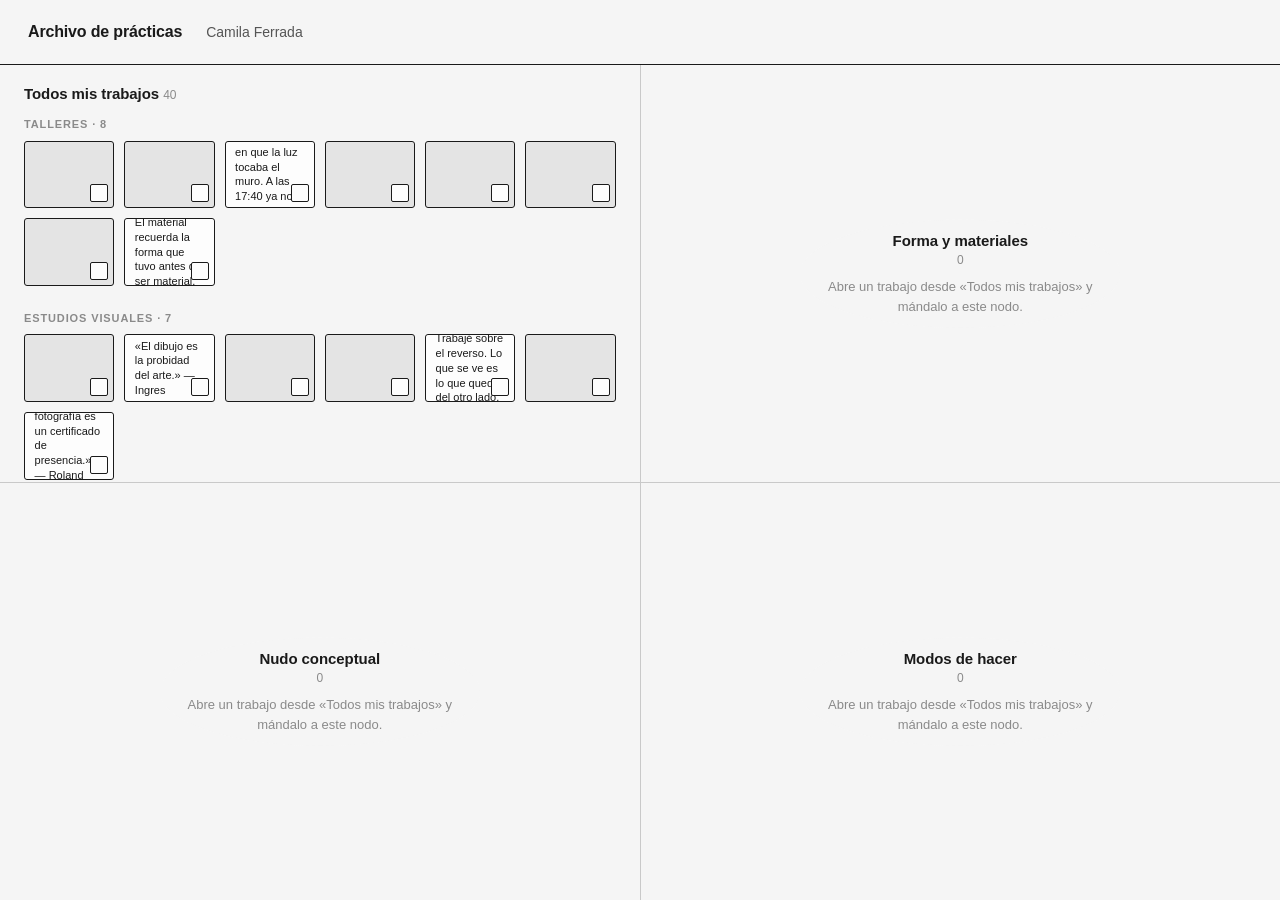
<file: visualizador-v1/index.html>
<!DOCTYPE html>
<html lang="es">

<head>
  <meta charset="UTF-8">
  <meta name="viewport" content="width=device-width, initial-scale=1">
  <title>Archivo de prácticas — Visualizador</title>

  <!-- Así el archivo se puede abrir suelto para revisar la página.
       Al publicar en Apps Script estas tres líneas cambian: ver el
       README, sección "Publicar en Apps Script". -->
  <link rel="stylesheet" href="style.css">
  <script src="datos-ejemplo.js"></script>
  <script src="script.js" defer></script>
</head>

<body>

  <header class="barra">
    <button type="button" class="volver" id="volver" hidden
      title="Volver a la vista general" aria-label="Volver a la vista general">←</button>

    <h1>Archivo de prácticas</h1>
    <span class="estudiante" id="estudiante"></span>

    <div class="acciones">
      <span class="guardado" id="guardado" aria-live="polite"></span>
      <a class="boton fuerte" id="drive" href="#" target="_blank" rel="noopener">Mi carpeta en Drive ↗</a>
    </div>
  </header>

  <main class="tablero" id="tablero"></main>

  <!-- Cuando no se pudo identificar la cuenta o no hay nada subido -->
  <div class="pantalla-aviso" id="pantalla-aviso" hidden>
    <p class="aviso-titulo" id="aviso-titulo"></p>
    <p class="aviso-texto" id="aviso-texto"></p>
  </div>

  <!-- Acciones del lote, visibles solo en modo selección -->
  <div class="lote" id="lote" hidden>
    <span class="lote-cuenta" id="lote-cuenta"></span>
    <div class="lote-destinos" id="lote-destinos"></div>
    <button type="button" class="boton" id="lote-limpiar">Cancelar</button>
    <button type="button" class="boton fuerte" id="lote-confirmar">Confirmar</button>
  </div>

  <!-- Trabajo en primer plano -->
  <div class="telon" id="telon" role="dialog" aria-modal="true" aria-label="Trabajo">
    <button type="button" class="flecha previa" id="previa" aria-label="Trabajo anterior">←</button>

    <div class="visor">
      <div class="visor-hueco" id="visor-hueco"></div>

      <div class="visor-datos">
        <span class="curso" id="visor-curso"></span>
        <span class="linea" id="visor-linea"></span>
        <span class="indice" id="visor-indice"></span>
      </div>

      <div class="enviar" id="enviar">
        <span class="enviar-rotulo">Enviar a</span>
      </div>
    </div>

    <button type="button" class="flecha siguiente" id="siguiente" aria-label="Trabajo siguiente">→</button>
    <button type="button" class="boton cerrar" id="cerrar">Cerrar ✕</button>
    <p class="pista">← → para moverse · Esc para cerrar</p>
  </div>

</body>

</html>
</file>
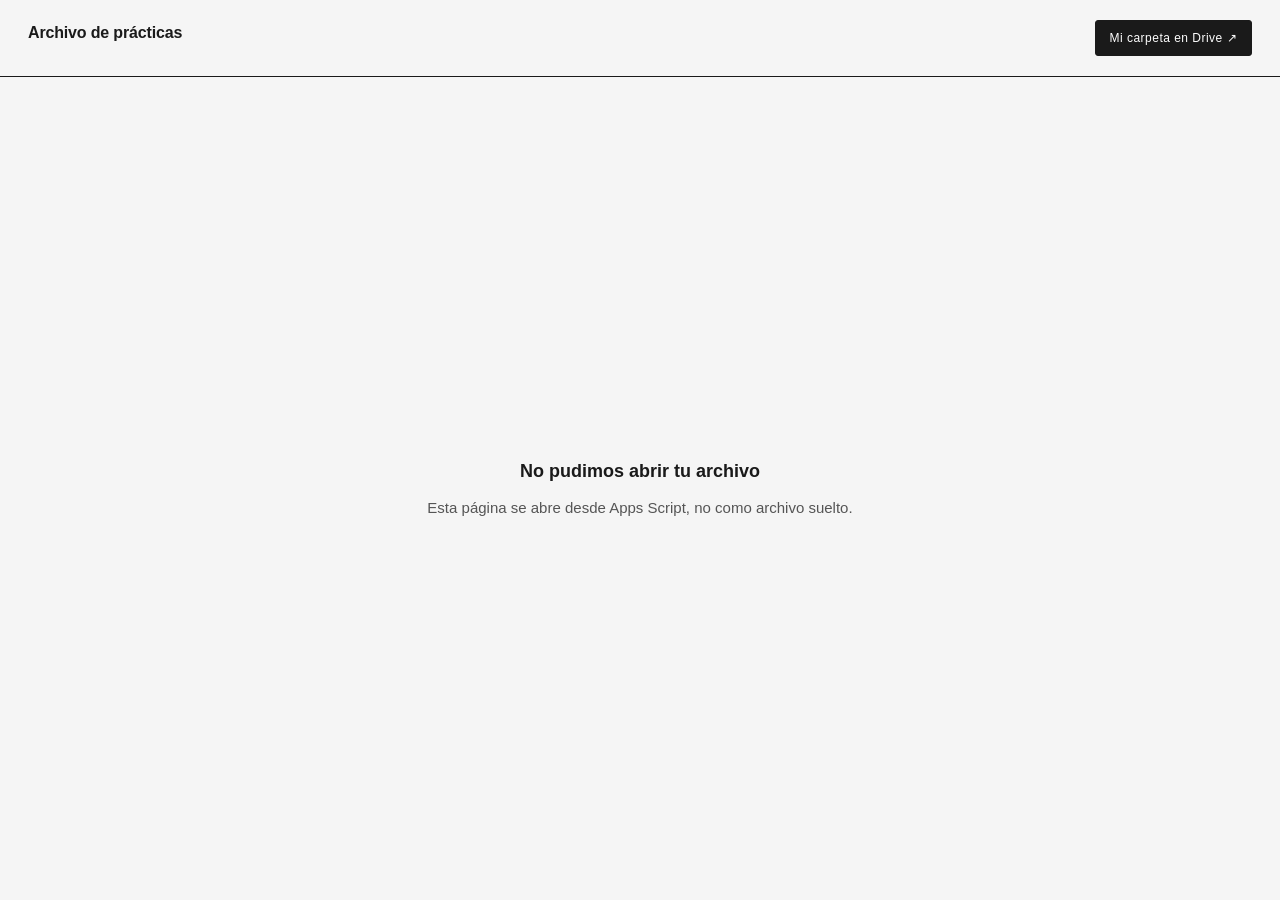
<file: visualizador-v3/index.html>
<!DOCTYPE html>
<html lang="es">

<head>
  <meta charset="UTF-8">
  <meta name="viewport" content="width=device-width, initial-scale=1">
  <title>Archivo de prácticas — Visualizador</title>

  <!-- Al publicar en Apps Script estas dos líneas cambian: ver el
       README, sección "Publicar en Apps Script". -->
  <link rel="stylesheet" href="style.css">
  <script src="script.js" defer></script>
</head>

<body>

  <header class="barra">
    <button type="button" class="volver" id="volver" hidden
      title="Volver a la vista general" aria-label="Volver a la vista general">←</button>

    <h1>Archivo de prácticas</h1>
    <span class="estudiante" id="estudiante"></span>

    <div class="acciones">
      <span class="guardado" id="guardado" aria-live="polite"></span>
      <button type="button" class="boton" id="ver-ocultos" aria-pressed="false" hidden></button>
      <a class="boton fuerte" id="drive" href="#" target="_blank" rel="noopener">Mi carpeta en Drive ↗</a>
    </div>
  </header>

  <main class="tablero" id="tablero"></main>

  <!-- Cuando no se pudo identificar la cuenta o no hay nada subido -->
  <div class="pantalla-aviso" id="pantalla-aviso" hidden>
    <p class="aviso-titulo" id="aviso-titulo"></p>
    <p class="aviso-texto" id="aviso-texto"></p>
  </div>

  <!-- Acciones del lote, visibles solo en modo selección -->
  <div class="lote" id="lote" hidden>
    <span class="lote-cuenta" id="lote-cuenta"></span>
    <div class="lote-destinos" id="lote-destinos"></div>
    <button type="button" class="boton" id="lote-limpiar">Cancelar</button>
    <button type="button" class="boton fuerte" id="lote-confirmar">Enviar</button>
  </div>

  <!-- Menú del clic derecho sobre un trabajo -->
  <div class="menu" id="menu" role="menu" aria-label="Acciones del trabajo" hidden></div>

  <!-- Trabajo en primer plano -->
  <div class="telon" id="telon" role="dialog" aria-modal="true" aria-label="Trabajo">
    <button type="button" class="flecha previa" id="previa" aria-label="Trabajo anterior">←</button>

    <div class="visor">
      <div class="visor-hueco" id="visor-hueco"></div>

      <div class="visor-datos">
        <span class="curso" id="visor-curso"></span>
        <span class="linea" id="visor-linea"></span>
        <span class="indice" id="visor-indice"></span>
      </div>

      <div class="enviar" id="enviar">
        <span class="enviar-rotulo">Enviar a</span>
        <span class="enviar-estado" id="visor-guardado" aria-live="polite"></span>
      </div>
    </div>

    <button type="button" class="flecha siguiente" id="siguiente" aria-label="Trabajo siguiente">→</button>
    <button type="button" class="boton cerrar" id="cerrar">Cerrar ✕</button>
    <p class="pista">← → para moverse · Esc para cerrar</p>
  </div>

</body>

</html>
</file>
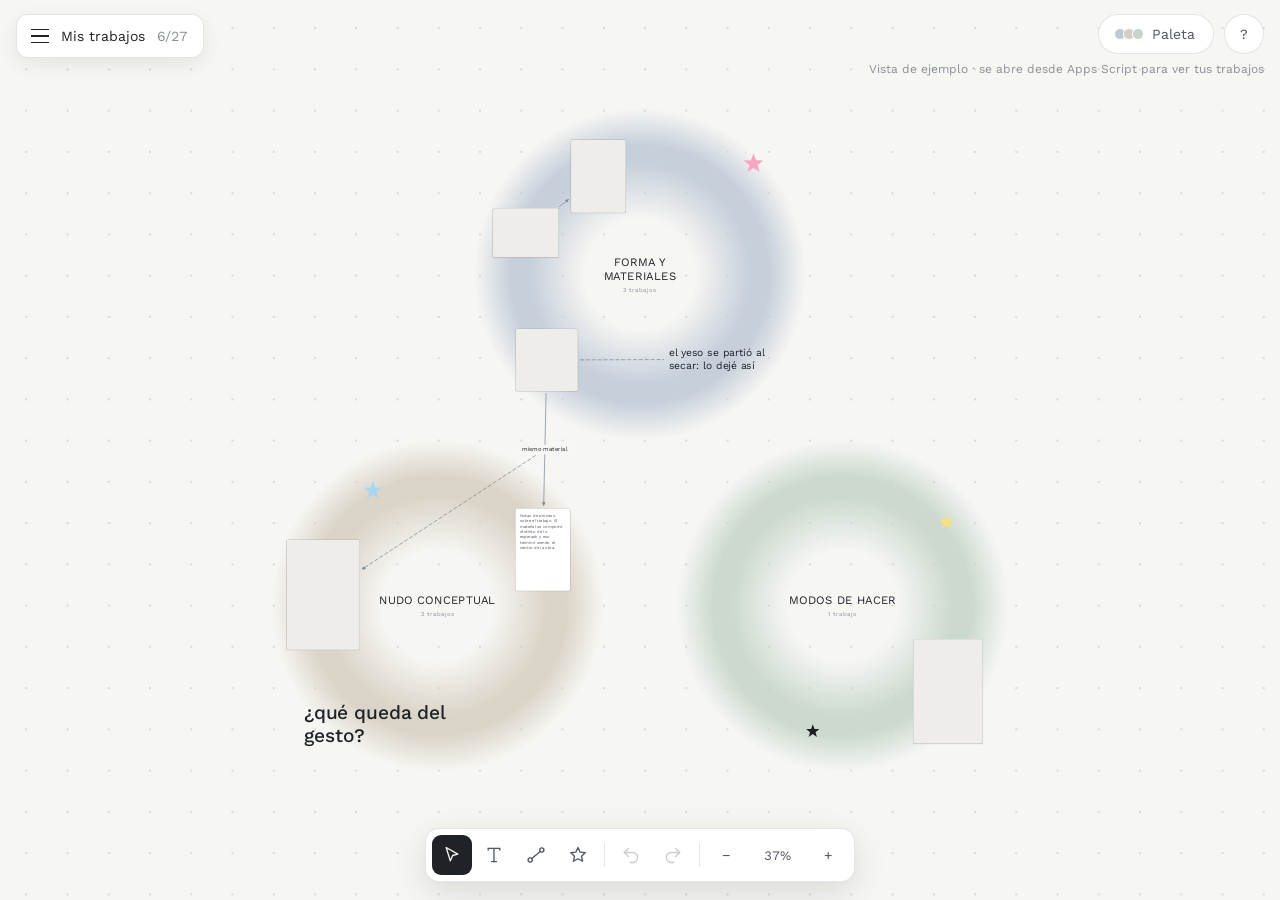
<file: visualizador-v30/index.html>
<!DOCTYPE html>
<html lang="es">

<head>
  <meta charset="UTF-8">
  <meta name="viewport" content="width=device-width, initial-scale=1">
  <title>Archivo de prácticas</title>

  <base target="_top">

<!-- Estilo y script van dentro de este archivo, no enlazados: Apps Script
     no sirve archivos sueltos. -->
<style>
  /* ---------- Tipografía ----------
     Work Sans, la misma del formulario. Va en base64 porque el editor de
     Apps Script solo acepta .gs y .html: no hay dónde subir un binario.
     Recortada para pesar menos: solo letras latinas y pesos 400 a 600,
     los que usa la página. Lo demás se ve con la letra del sistema. */
  @font-face {
    font-family: 'WorkSans';
    src: url('[data-uri]') format("woff2");
    font-weight: 400 600;
    font-style: normal;
    font-display: swap;
  }

  /* ---------- Paletas ----------
     Cuatro, elegibles desde el botón "Paleta". Solo cambian colores:
     fondo, paneles, fichas, líneas y la atmósfera de cada nodo (--atm-1,
     2 y 3, en "r g b" para poder darles transparencia). Sobria es la de
     partida y la más cercana al gris del v20. */
  :root,
  :root[data-tema="formal"] {
    --fondo: #f6f6f3;
    --puntos: rgba(60, 70, 90, 0.16);
    --papel: #ffffff;
    --lista: #ecebe7;
    --bloque: rgba(0, 0, 0, 0.03);
    --hueco: #dedcd6;
    --ficha: #eeede9;
    --ficha-borde: rgba(40, 45, 55, 0.28);
    --tinta: #1f2328;
    --tinta-media: #50565f;
    --tinta-suave: #8b9099;
    --linea: #7d8796;
    --acento: #8fa9c9;
    --acento-suave: rgba(143, 169, 201, 0.2);
    --borde: rgba(0, 0, 0, 0.1);
    --hover: rgba(0, 0, 0, 0.06);
    --velo: rgba(246, 246, 243, 0.92);
    --atm-1: 190 200 214;
    --atm-2: 214 206 192;
    --atm-3: 196 212 200;
    --atm-alfa: 0.85;
  }

  :root[data-tema="girlie"] {
    --fondo: #fff5f8;
    --puntos: rgba(220, 130, 170, 0.28);
    --papel: #fffafc;
    --lista: #fde8ef;
    --bloque: rgba(230, 120, 160, 0.06);
    --hueco: #f6d6e2;
    --ficha: #fbe6ee;
    --ficha-borde: rgba(190, 100, 140, 0.32);
    --tinta: #4a2236;
    --tinta-media: #7d4a63;
    --tinta-suave: #b88aa0;
    --linea: #e59bbd;
    --acento: #f08cb8;
    --acento-suave: rgba(240, 140, 184, 0.18);
    --borde: rgba(200, 100, 150, 0.18);
    --hover: rgba(230, 120, 170, 0.1);
    --velo: rgba(255, 245, 248, 0.92);
    --atm-1: 248 182 208;
    --atm-2: 226 194 240;
    --atm-3: 255 206 190;
    --atm-alfa: 0.8;
  }

  :root[data-tema="oscura"] {
    --fondo: #22212e;
    --puntos: rgba(230, 225, 255, 0.1);
    --papel: #2c2b3b;
    --lista: #292839;
    --bloque: rgba(255, 255, 255, 0.04);
    --hueco: #3b3a4e;
    --ficha: #3a3950;
    --ficha-borde: rgba(230, 225, 255, 0.22);
    --tinta: #f2eefb;
    --tinta-media: #c8c2dc;
    --tinta-suave: #8e89a6;
    --linea: #bdb3ea;
    --acento: #b5c8ff;
    --acento-suave: rgba(181, 200, 255, 0.16);
    --borde: rgba(255, 255, 255, 0.12);
    --hover: rgba(255, 255, 255, 0.08);
    --velo: rgba(34, 33, 46, 0.92);
    --atm-1: 186 170 255;
    --atm-2: 160 222 208;
    --atm-3: 245 184 204;
    --atm-alfa: 0.4;
  }

  :root[data-tema="infantil"] {
    --fondo: #fffcef;
    --puntos: rgba(100, 150, 210, 0.22);
    --papel: #ffffff;
    --lista: #eaf5ff;
    --bloque: rgba(100, 160, 230, 0.07);
    --hueco: #d9ecfb;
    --ficha: #e9f4ff;
    --ficha-borde: rgba(70, 110, 170, 0.28);
    --tinta: #24324b;
    --tinta-media: #4e5d7a;
    --tinta-suave: #8f9cb5;
    --linea: #86b4e6;
    --acento: #7cc0ff;
    --acento-suave: rgba(124, 192, 255, 0.2);
    --borde: rgba(70, 110, 170, 0.15);
    --hover: rgba(100, 160, 230, 0.1);
    --velo: rgba(255, 252, 239, 0.92);
    --atm-1: 255 222 130;
    --atm-2: 160 214 255;
    --atm-3: 170 230 180;
    --atm-alfa: 0.85;
  }

  /* ---------- Base ---------- */
  :root {
    --radio: 5px;

    --ancho-lista: clamp(300px, 30vw, 460px);

    --suave: cubic-bezier(0.22, 1, 0.36, 1);
    --resorte: cubic-bezier(0.34, 1.56, 0.64, 1);

    --fuente: 'WorkSans', -apple-system, BlinkMacSystemFont, "Segoe UI", Roboto, Helvetica, Arial, sans-serif;
  }

  * { box-sizing: border-box; }

  html, body {
    margin: 0;
    height: 100%;
    overflow: hidden;
    background: var(--fondo);
    color: var(--tinta);
    font-family: var(--fuente);
    -webkit-font-smoothing: antialiased;
  }

  button {
    font: inherit;
    color: inherit;
    background: none;
    border: 0;
    padding: 0;
    cursor: pointer;
  }

  :focus-visible { outline: 2px solid var(--acento); outline-offset: 2px; }

  [hidden] { display: none !important; }

  /* ---------- Lienzo ----------
     Ocupa la pantalla entera y no se mueve: lo que se mueve es el
     "mundo" de adentro, con translate y scale. Todo lo del tablero está
     en unidades del mundo; --inv (1 / zoom) sirve para lo que tiene que
     verse del mismo tamaño en pantalla a cualquier zoom: asas, bordes de
     selección. */
  .lienzo {
    position: fixed;
    inset: 0;
    overflow: hidden;
    touch-action: none;
    user-select: none;
    -webkit-user-select: none;
    background-color: var(--fondo);
    background-image: radial-gradient(circle, var(--puntos) 1px, transparent 1.3px);
    cursor: default;
  }

  .espacio .lienzo { cursor: grab; }
  .paneando .lienzo, .paneando .lienzo * { cursor: grabbing !important; }
  .herr-texto .lienzo { cursor: text; }
  .herr-conectar .lienzo,
  .herr-conectar :is(.ficha, .texto, .etiqueta) { cursor: crosshair; }

  .mundo {
    position: absolute;
    left: 0;
    top: 0;
    width: 0;
    height: 0;
    transform-origin: 0 0;
    --inv: 1;
  }

  .capa { position: absolute; left: 0; top: 0; width: 0; height: 0; }

  /* Las líneas: el svg mide 1×1 y todo se dibuja fuera, visible. */
  .capa-lineas,
  .capa-guia {
    position: absolute;
    left: 0;
    top: 0;
    width: 1px;
    height: 1px;
    overflow: visible;
    pointer-events: none;
  }

  /* ---------- Nodos ----------
     Como en el v20: un núcleo con el nombre y, alrededor, una atmósfera
     que marca el espacio donde van los trabajos. El nodo es un cuadrado
     (w = h) y todo lo de adentro va en proporción, con cqw.

     El núcleo se toma para mover el nodo con lo que tiene adentro; la
     atmósfera es fondo: se arrastra para moverse por el tablero. La
     esquina en la atmósfera cambia el tamaño. */
  .nodo {
    position: absolute;
    container-type: size;
    border-radius: 50%;
  }

  .nodo-atmosfera {
    position: absolute;
    inset: 0;
    border-radius: 50%;
    background: radial-gradient(circle closest-side,
      rgb(var(--atm) / 0) 30%,
      rgb(var(--atm) / var(--atm-alfa)) 60%,
      rgb(var(--atm) / var(--atm-alfa)) 70%,
      rgb(var(--atm) / 0) 90%);
    pointer-events: none;
    transition: transform 0.6s var(--resorte), filter 0.5s var(--suave);
  }

  /* Mientras se arrastra algo encima, la atmósfera se abre: "suéltalo acá" */
  .nodo.sobre .nodo-atmosfera { transform: scale(1.04); filter: saturate(1.3); }

  .nodo-nucleo {
    position: absolute;
    left: 30%;
    top: 30%;
    width: 40%;
    height: 40%;
    border-radius: 50%;
    display: flex;
    flex-direction: column;
    align-items: center;
    justify-content: center;
    padding: 0 3%;
    text-align: center;
    cursor: move;
    transition: box-shadow 0.3s var(--suave);
  }

  .nodo.seleccionada .nodo-nucleo {
    box-shadow: 0 0 0 calc(2px * var(--inv)) var(--acento);
  }

  .nodo-titulo {
    font-size: 3.1cqw;
    line-height: 1.2;
    text-transform: uppercase;
    letter-spacing: 0.02em;
    transition: letter-spacing 0.5s var(--suave);
  }

  .nodo-nucleo:hover .nodo-titulo { letter-spacing: 0.06em; }

  .nodo-cuenta {
    margin-top: 0.6em;
    font-size: 1.6cqw;
    letter-spacing: 0.08em;
    color: var(--tinta-suave);
  }

  .nodo-definicion {
    margin: 0.8em 0 0;
    max-width: 22em;
    font-size: 1.4cqw;
    line-height: 1.45;
    color: var(--tinta-media);
  }

  /* ---------- Fichas (trabajos) ---------- */
  .ficha {
    position: absolute;
    cursor: grab;
  }

  .ficha-marco {
    position: absolute;
    inset: 0;
    background: var(--ficha);
    border: 1px solid var(--ficha-borde);
    border-radius: var(--radio);
    overflow: hidden;
    box-shadow: 0 1px 3px rgba(0, 0, 0, 0.08);
    transition: box-shadow 0.25s var(--suave);
  }

  .ficha:hover .ficha-marco { box-shadow: 0 8px 22px rgba(0, 0, 0, 0.16); }
  .moviendo .ficha.seleccionada .ficha-marco { box-shadow: 0 18px 40px rgba(0, 0, 0, 0.22); }

  /* Elegida, o destino de la línea que se está conectando (imán) */
  .ficha.seleccionada .ficha-marco,
  .texto.seleccionada,
  .ficha.iman .ficha-marco,
  .texto.iman,
  .etiqueta.iman {
    outline: calc(2px * var(--inv)) solid var(--acento);
    outline-offset: calc(2px * var(--inv));
  }

  .ficha.iman .ficha-marco,
  .texto.iman,
  .etiqueta.iman { outline-width: calc(3px * var(--inv)); }

  .mini img,
  .ficha img,
  .fantasma img {
    position: absolute;
    inset: 0;
    width: 100%;
    height: 100%;
    object-fit: cover;
    pointer-events: none;
    -webkit-user-drag: none;
  }

  /* El curso, debajo de la ficha, solo al pasar o si está elegida */
  .ficha-pie {
    position: absolute;
    left: 0;
    right: 0;
    top: 100%;
    margin-top: 6px;
    font-size: 12px;
    line-height: 1.3;
    color: var(--tinta-suave);
    white-space: nowrap;
    overflow: hidden;
    text-overflow: ellipsis;
    opacity: 0;
    transition: opacity 0.2s var(--suave);
    pointer-events: none;
  }

  .ficha:hover .ficha-pie,
  .ficha.seleccionada .ficha-pie { opacity: 1; }
  .moviendo .ficha-pie { opacity: 0 !important; }

  /* Texto: un papel con el comienzo del texto */
  .extracto {
    position: absolute;
    inset: 0;
    margin: 0;
    padding: 8%;
    background: var(--papel);
    font-size: 8px;
    line-height: 1.35;
    color: var(--tinta-media);
    overflow: hidden;
    text-align: left;
    pointer-events: none;
    white-space: pre-wrap;
  }

  .ficha .extracto { font-size: 11px; }

  .marca-video {
    position: absolute;
    left: 50%;
    top: 50%;
    width: 26%;
    aspect-ratio: 1;
    min-width: 14px;
    transform: translate(-50%, -50%);
    border-radius: 50%;
    background: rgba(0, 0, 0, 0.55);
    pointer-events: none;
  }

  .marca-video::after {
    content: "";
    position: absolute;
    left: 40%;
    top: 30%;
    border-style: solid;
    border-width: 0.25em 0 0.25em 0.42em;
    border-color: transparent transparent transparent #fff;
    font-size: 18px;
  }

  /* ---------- Textos libres ---------- */
  .texto {
    position: absolute;
    padding: 6px 8px;
    border-radius: 4px;
    line-height: 1.25;
    cursor: grab;
  }

  .texto:hover:not(.seleccionada):not(.editando) {
    outline: calc(1px * var(--inv)) dashed var(--tinta-suave);
  }

  .texto-cuerpo {
    min-height: 1.25em;
    white-space: pre-wrap;
    overflow-wrap: anywhere;
    outline: none;
  }

  .texto-cuerpo:empty::before { content: "Escribe…"; color: var(--tinta-suave); }

  .texto.tam-s { font-size: 18px; }
  .texto.tam-m { font-size: 28px; }
  .texto.tam-l { font-size: 52px; font-weight: 500; letter-spacing: -0.01em; }

  .texto.editando {
    cursor: text;
    background: var(--papel);
    outline: calc(2px * var(--inv)) solid var(--acento);
    user-select: text;
    -webkit-user-select: text;
  }

  .texto.editando .texto-cuerpo { user-select: text; -webkit-user-select: text; }

  /* ---------- Asas ----------
     Puntos para conectar en los cuatro lados; cuadrado para agrandar.
     Del mismo tamaño en pantalla a cualquier zoom. */
  .asa-conectar {
    position: absolute;
    width: calc(14px * var(--inv));
    height: calc(14px * var(--inv));
    margin: calc(-7px * var(--inv)) 0 0 calc(-7px * var(--inv));
    border-radius: 50%;
    background: var(--papel);
    border: calc(2px * var(--inv)) solid var(--acento);
    cursor: crosshair;
    opacity: 0;
    transform: scale(0.5);
    transition: opacity 0.15s var(--suave), transform 0.3s var(--resorte);
    z-index: 2;
  }

  .asa-conectar[data-lado="n"] { left: 50%; top: calc(-16px * var(--inv)); }
  .asa-conectar[data-lado="s"] { left: 50%; top: calc(100% + 16px * var(--inv)); }
  .asa-conectar[data-lado="o"] { left: calc(-16px * var(--inv)); top: 50%; }
  .asa-conectar[data-lado="e"] { left: calc(100% + 16px * var(--inv)); top: 50%; }

  .asa-conectar:hover { background: var(--acento); transform: scale(1.25) !important; }

  /* Se ven al pasar el puntero, o en lo único elegido; nunca mientras se escribe */
  .herr-mover :is(.ficha, .texto, .etiqueta):hover:not(.editando) .asa-conectar,
  .herr-mover .sola:not(.editando) .asa-conectar { opacity: 1; transform: none; }

  .moviendo .asa-conectar,
  .conectando .asa-conectar,
  .herr-conectar .asa-conectar { opacity: 0 !important; pointer-events: none; }

  .asa-tamano {
    position: absolute;
    right: calc(-6px * var(--inv));
    bottom: calc(-6px * var(--inv));
    width: calc(12px * var(--inv));
    height: calc(12px * var(--inv));
    background: var(--papel);
    border: calc(2px * var(--inv)) solid var(--acento);
    border-radius: calc(2px * var(--inv));
    cursor: nwse-resize;
    display: none;
    z-index: 3;
  }

  .sola > .asa-tamano { display: block; }
  .moviendo .asa-tamano { display: none; }

  /* La del nodo es redonda y va sobre la atmósfera, en diagonal: se
     muestra al pasar, aunque el nodo no esté elegido. */
  .nodo > .asa-tamano {
    left: 80%;
    top: 80%;
    right: auto;
    bottom: auto;
    width: calc(16px * var(--inv));
    height: calc(16px * var(--inv));
    margin: calc(-8px * var(--inv)) 0 0 calc(-8px * var(--inv));
    border-radius: 50%;
  }

  .nodo:hover > .asa-tamano,
  .nodo.sola > .asa-tamano { display: block; }

  /* ---------- Stickers ----------
     Estrellas de cinco puntas, sin borde. Sus cuatro colores son fijos:
     no cambian con la paleta. */
  .sticker {
    position: absolute;
    cursor: grab;
    transition: filter 0.2s var(--suave);
  }

  .sticker svg { display: block; width: 100%; height: 100%; overflow: visible; }
  .sticker:hover { filter: brightness(1.04) drop-shadow(0 4px 8px rgba(0, 0, 0, 0.12)); }

  .sticker.seleccionada {
    outline: calc(1.5px * var(--inv)) dashed var(--acento);
    outline-offset: calc(3px * var(--inv));
  }

  /* ---------- Líneas ---------- */
  .linea-trazo {
    fill: none;
    stroke: var(--linea);
    stroke-width: 2;
    stroke-linecap: round;
  }

  .linea.punteada .linea-trazo { stroke-dasharray: 9 7; }
  .linea.seleccionada .linea-trazo { stroke: var(--acento); stroke-width: 2.5; }

  /* Un trazo ancho e invisible encima, para que sea fácil de tocar */
  .linea-toque {
    fill: none;
    stroke: transparent;
    stroke-width: 18;
    pointer-events: stroke;
    cursor: pointer;
  }

  .linea:hover .linea-trazo { stroke-width: 3; }

  /* La línea que sigue al puntero al conectar, y el imán en el destino */
  .guia-trazo {
    fill: none;
    stroke: var(--acento);
    stroke-width: 2.5;
    stroke-dasharray: 6 5;
  }

  .guia-centro { fill: var(--acento); }
  .guia-anillo { fill: none; stroke: var(--acento); stroke-width: 2; opacity: 0.5; }

  #punta path { fill: var(--linea); }
  #punta-elegida path { fill: var(--acento); }
  #punta-guia path { fill: var(--acento); }

  /* El texto de una línea, en su punto medio. Tiene asas como un texto
     libre: de él pueden salir otras líneas. */
  .etiqueta {
    position: absolute;
    transform: translate(-50%, -50%);
    /* Su capa mide 0 de ancho: sin esto se partiría letra por letra */
    width: max-content;
    max-width: 320px;
    padding: 3px 8px;
    border-radius: 4px;
    background: var(--fondo);
    font-size: 16px;
    line-height: 1.3;
    text-align: center;
    white-space: pre-wrap;
    overflow-wrap: anywhere;
    cursor: pointer;
  }

  .etiqueta-cuerpo { outline: none; }
  .etiqueta-cuerpo:empty::before { content: "Texto"; color: var(--tinta-suave); }

  .etiqueta.seleccionada { color: var(--acento); }

  .etiqueta.editando {
    min-width: 60px;
    background: var(--papel);
    color: var(--tinta);
    outline: calc(2px * var(--inv)) solid var(--acento);
    cursor: text;
  }

  .etiqueta.editando .etiqueta-cuerpo { user-select: text; -webkit-user-select: text; }

  /* ---------- Caja de selección ---------- */
  .caja-seleccion {
    position: fixed;
    z-index: 4;
    border: 1px solid var(--acento);
    background: var(--acento-suave);
    pointer-events: none;
  }

  /* ---------- Barra de herramientas ---------- */
  .herramientas {
    position: fixed;
    left: 50%;
    bottom: 18px;
    transform: translateX(-50%);
    z-index: 5;
    display: flex;
    align-items: center;
    gap: 2px;
    padding: 6px;
    background: var(--papel);
    border: 1px solid var(--borde);
    border-radius: 14px;
    box-shadow: 0 10px 34px rgba(0, 0, 0, 0.12);
  }

  .herramienta {
    min-width: 40px;
    height: 40px;
    padding: 0 8px;
    border-radius: 9px;
    display: flex;
    align-items: center;
    justify-content: center;
    color: var(--tinta-media);
    font-size: 14px;
    transition: background 0.15s, color 0.15s;
  }

  .herramienta svg { width: 20px; height: 20px; display: block; }
  .herramienta:hover:not(:disabled) { background: var(--hover); color: var(--tinta); }
  .herramienta[aria-pressed="true"] { background: var(--tinta); color: var(--fondo); }
  .herramienta:disabled { opacity: 0.3; cursor: default; }

  .herramienta.zoom { min-width: 58px; font-variant-numeric: tabular-nums; font-size: 13px; }

  .separador { width: 1px; height: 24px; background: var(--borde); margin: 0 4px; }

  /* Bandeja de stickers: sube desde la barra de herramientas */
  .bandeja {
    position: fixed;
    left: 50%;
    bottom: 80px;
    transform: translateX(-50%);
    z-index: 6;
    display: flex;
    align-items: center;
    gap: 4px;
    padding: 8px;
    background: var(--papel);
    border: 1px solid var(--borde);
    border-radius: 14px;
    box-shadow: 0 10px 34px rgba(0, 0, 0, 0.12);
  }

  .bandeja-rotulo { font-size: 12px; color: var(--tinta-suave); padding: 0 8px 0 6px; }

  .estrella-boton {
    width: 48px;
    height: 48px;
    padding: 8px;
    border-radius: 10px;
    cursor: grab;
    touch-action: none;
    transition: background 0.15s, transform 0.35s var(--resorte);
  }

  .estrella-boton svg { display: block; width: 100%; height: 100%; pointer-events: none; }
  .estrella-boton:hover { background: var(--hover); transform: scale(1.12) rotate(-8deg); }

  .fantasma-sticker {
    position: fixed;
    z-index: 30;
    pointer-events: none;
    transform: translate(-50%, -50%);
    filter: drop-shadow(0 8px 14px rgba(0, 0, 0, 0.2));
  }

  .fantasma-sticker svg { display: block; width: 100%; height: 100%; }

  /* ---------- Paletas ---------- */
  .boton-paleta { display: flex; align-items: center; gap: 8px; }

  .boton-paleta .muestras { display: flex; }
  .boton-paleta .muestras span { width: 12px; height: 12px; border-radius: 50%; margin-left: -3px; border: 1.5px solid var(--papel); }

  .paletas {
    position: fixed;
    right: 16px;
    top: 66px;
    z-index: 9;
    width: 240px;
    padding: 8px;
    background: var(--papel);
    border: 1px solid var(--borde);
    border-radius: 14px;
    box-shadow: 0 14px 40px rgba(0, 0, 0, 0.16);
  }

  .paleta {
    width: 100%;
    display: flex;
    align-items: center;
    justify-content: space-between;
    gap: 12px;
    padding: 10px 12px;
    border-radius: 9px;
    font-size: 14px;
    color: var(--tinta-media);
    text-align: left;
  }

  .paleta:hover { background: var(--hover); color: var(--tinta); }
  .paleta[aria-pressed="true"] { background: var(--acento-suave); color: var(--tinta); }

  .paleta .muestras { display: flex; gap: 3px; }
  .paleta .muestras span { width: 18px; height: 18px; border-radius: 50%; box-shadow: inset 0 0 0 1px rgba(0, 0, 0, 0.1); }

  /* Botones de color en la barra de lo elegido */
  .contexto button.muestra { width: 36px; padding: 6px; }
  .contexto button.muestra svg { display: block; width: 100%; height: 100%; }

  /* ---------- Barra de lo elegido ----------
     Flota sobre lo elegido, con lo que se puede hacer con eso. */
  .contexto {
    position: fixed;
    z-index: 6;
    display: flex;
    align-items: center;
    gap: 2px;
    padding: 4px;
    background: var(--papel);
    border: 1px solid var(--borde);
    border-radius: 10px;
    box-shadow: 0 8px 26px rgba(0, 0, 0, 0.14);
    white-space: nowrap;
  }

  .contexto button {
    height: 32px;
    padding: 0 10px;
    border-radius: 7px;
    font-size: 13px;
    color: var(--tinta-media);
    transition: background 0.15s, color 0.15s;
  }

  .contexto button:hover { background: var(--hover); color: var(--tinta); }
  .contexto button[aria-pressed="true"] { background: var(--acento-suave); color: var(--tinta); }
  .contexto button.peligro:hover { background: var(--tinta); color: var(--fondo); }
  .contexto .separador { height: 18px; }

  /* ---------- Controles fijos ---------- */
  .menu {
    position: fixed;
    left: 16px;
    top: 14px;
    z-index: 8;
    height: 44px;
    display: flex;
    align-items: center;
    gap: 12px;
    padding: 0 16px 0 14px;
    border-radius: 12px;
    background: var(--papel);
    border: 1px solid var(--borde);
    box-shadow: 0 6px 20px rgba(0, 0, 0, 0.08);
    font-size: 14px;
  }

  .menu-lineas { display: flex; flex-direction: column; gap: 5px; width: 18px; }
  .menu-lineas span { display: block; height: 1.5px; background: var(--tinta); transition: transform 0.45s var(--resorte), opacity 0.2s; }
  .con-lista .menu-lineas span:nth-child(1) { transform: translateY(6.5px) rotate(45deg); }
  .con-lista .menu-lineas span:nth-child(2) { opacity: 0; }
  .con-lista .menu-lineas span:nth-child(3) { transform: translateY(-6.5px) rotate(-45deg); }

  .menu-cuenta { color: var(--tinta-suave); font-variant-numeric: tabular-nums; }

  .arriba-derecha {
    position: fixed;
    right: 16px;
    top: 14px;
    z-index: 7;
    display: flex;
    align-items: center;
    gap: 10px;
  }

  .estado-guardado {
    font-size: 13px;
    color: var(--tinta-suave);
    transition: opacity 0.6s var(--suave);
  }

  .estado-guardado.apagado { opacity: 0; }
  .estado-guardado.falla { color: var(--tinta); font-weight: 600; cursor: help; }

  /* Aviso de lo recuperado del respaldo del navegador */
  .respaldo {
    position: fixed;
    left: 50%;
    top: 14px;
    transform: translateX(-50%);
    z-index: 8;
    display: flex;
    flex-wrap: wrap;
    align-items: center;
    justify-content: center;
    gap: 6px 12px;
    max-width: calc(100vw - 32px);
    padding: 8px 8px 8px 16px;
    background: var(--papel);
    border: 1px solid var(--borde);
    border-radius: 12px;
    box-shadow: 0 10px 30px rgba(0, 0, 0, 0.12);
    font-size: 13px;
    color: var(--tinta-media);
  }

  .respaldo-botones { display: flex; gap: 4px; }

  .respaldo button {
    height: 30px;
    padding: 0 12px;
    border-radius: 8px;
    font-size: 13px;
    color: var(--tinta);
    transition: background 0.15s;
  }

  .respaldo button:hover { background: var(--hover); }
  .respaldo button.principal { background: var(--tinta); color: var(--fondo); }

  .boton-redondo {
    height: 40px;
    padding: 0 18px;
    border-radius: 999px;
    border: 1px solid var(--borde);
    background: var(--papel);
    color: var(--tinta-media);
    font-size: 14px;
    transition: background 0.3s var(--suave), color 0.3s var(--suave), border-color 0.3s var(--suave), transform 0.4s var(--resorte);
  }

  .boton-ayuda { width: 40px; padding: 0; }
  .boton-redondo:hover:not(:disabled) { color: var(--tinta); }
  .boton-guardar:disabled { cursor: default; color: var(--tinta-suave); }

  .con-cambios .boton-guardar:not(:disabled) {
    background: var(--tinta);
    border-color: var(--tinta);
    color: var(--fondo);
    box-shadow: 0 6px 18px rgba(0, 0, 0, 0.18);
  }

  .con-cambios .boton-guardar:not(:disabled):hover { transform: translateY(-1px) scale(1.03); }

  .ayuda {
    position: fixed;
    right: 16px;
    top: 66px;
    z-index: 9;
    width: min(340px, calc(100vw - 32px));
    padding: 18px 20px;
    background: var(--papel);
    border: 1px solid var(--borde);
    border-radius: 14px;
    box-shadow: 0 14px 40px rgba(0, 0, 0, 0.16);
    font-size: 13px;
    line-height: 1.5;
    /* En pantallas bajas no cabe entero: se recorre por dentro */
    max-height: calc(100vh - 82px);
    max-height: calc(100dvh - 82px);
    overflow-y: auto;
    overscroll-behavior: contain;
  }

  .ayuda h2 { margin: 0 0 10px; font-size: 14px; font-weight: 500; }
  .ayuda dl { display: grid; grid-template-columns: auto 1fr; gap: 6px 14px; margin: 0; }
  .ayuda dt { color: var(--tinta); white-space: nowrap; }
  .ayuda dd { margin: 0; color: var(--tinta-media); }

  kbd {
    font: inherit;
    font-size: 12px;
    padding: 1px 6px;
    border-radius: 4px;
    border: 1px solid var(--borde);
    background: var(--fondo);
  }

  .pista {
    position: fixed;
    left: 0;
    right: 0;
    bottom: 84px;
    z-index: 4;
    margin: 0;
    padding: 0 16px;
    text-align: center;
    font-size: 13px;
    color: var(--tinta-suave);
    pointer-events: none;
  }

  /* ---------- Lista lateral ----------
     Se desliza por encima del tablero, sin achicarlo. */
  .lista {
    position: fixed;
    inset: 0 auto 0 0;
    z-index: 7;
    width: var(--ancho-lista);
    display: flex;
    flex-direction: column;
    background: var(--lista);
    overflow-y: auto;
    padding: 76px 16px 40px;
    transform: translateX(-100%);
    transition: transform 0.6s var(--suave), box-shadow 0.6s var(--suave), background 0.2s;
  }

  .con-lista .lista { transform: none; box-shadow: 0 0 60px rgba(0, 0, 0, 0.1); }

  /* Soltar una ficha sobre la lista la saca del tablero */
  .lista.para-soltar { background: var(--hueco); }
  .lista.para-soltar::after {
    content: "Suelta para quitar del tablero";
    position: fixed;
    left: 50%;
    bottom: 24px;
    transform: translateX(-50%);
    padding: 8px 14px;
    border-radius: 999px;
    background: var(--tinta);
    color: var(--fondo);
    font-size: 13px;
    white-space: nowrap;
  }

  .lista-cabeza {
    display: flex;
    align-items: baseline;
    justify-content: space-between;
    gap: 12px;
    margin: 0 0 6px;
    padding: 0 8px;
  }

  .lista-cabeza h1 { margin: 0; font-size: 16px; font-weight: 500; }

  .lista-cabeza a {
    font-size: 13px;
    color: var(--tinta-media);
    text-decoration: none;
    white-space: nowrap;
  }

  .lista-cabeza a:hover { color: var(--tinta); text-decoration: underline; }

  .lista-ayuda {
    margin: 0 0 18px;
    padding: 0 8px;
    font-size: 13px;
    line-height: 1.45;
    color: var(--tinta-media);
  }

  .curso {
    background: var(--bloque);
    padding: 18px;
    margin-bottom: 14px;
  }

  .curso h2 { margin: 0; font-size: 15px; font-weight: 400; line-height: 1.3; }
  .curso-datos { margin: 4px 0 0; font-size: 12px; color: var(--tinta-suave); }

  .curso-obras {
    display: flex;
    flex-wrap: wrap;
    gap: 8px;
    margin-top: 12px;
  }

  .mini {
    position: relative;
    width: 76px;
    height: 76px;
    flex: none;
    background: var(--hueco);
    overflow: hidden;
    cursor: grab;
    touch-action: pan-y;
    transition: transform 0.35s var(--resorte), box-shadow 0.35s var(--suave), opacity 0.3s var(--suave);
  }

  .mini:hover { transform: translateY(-3px); box-shadow: 0 8px 18px rgba(0, 0, 0, 0.14); }

  /* Ya puesta en el tablero: queda más tenue y con una marca */
  .mini.puesta { opacity: 0.45; }
  .mini.puesta:hover { opacity: 0.8; }

  .mini .visto {
    position: absolute;
    left: 4px;
    bottom: 4px;
    width: 18px;
    height: 18px;
    border-radius: 50%;
    background: var(--tinta);
    color: var(--fondo);
    font-size: 10px;
    line-height: 18px;
    text-align: center;
    pointer-events: none;
    transform: scale(0);
    transition: transform 0.45s var(--resorte);
  }

  .mini.puesta .visto { transform: none; }

  .agrandar {
    position: absolute;
    top: 4px;
    right: 4px;
    z-index: 2;
    width: 22px;
    height: 22px;
    border-radius: 50%;
    display: flex;
    align-items: center;
    justify-content: center;
    background: var(--papel);
    border: 1px solid var(--borde);
    cursor: zoom-in;
    opacity: 0;
    transition: opacity 0.2s var(--suave), background 0.2s, color 0.2s;
  }

  .agrandar svg { width: 55%; height: 55%; display: block; }
  .mini:hover .agrandar, .mini:focus-within .agrandar { opacity: 1; }
  .agrandar:hover { background: var(--tinta); color: var(--fondo); }

  @media (hover: none) { .agrandar { opacity: 1; } }

  /* El crédito queda al final de la lista; si hay pocos trabajos, abajo
     de todo igual (la lista es una columna y él empuja hacia abajo). */
  .creditos {
    margin: auto 0 0;
    padding: 28px 8px 0;
    font-size: 12px;
    color: var(--tinta-suave);
  }

  .creditos a {
    color: var(--tinta-media);
    text-decoration: underline;
    text-underline-offset: 3px;
    text-decoration-color: var(--borde);
    transition: color 0.2s, text-decoration-color 0.2s;
  }

  .creditos a:hover { color: var(--tinta); text-decoration-color: currentColor; }

  .lista-vacia { padding: 0 8px; font-size: 14px; color: var(--tinta-media); line-height: 1.5; }

  /* La copia que sigue al puntero al traer un trabajo al tablero */
  .fantasma {
    position: fixed;
    z-index: 30;
    width: 110px;
    height: 110px;
    border-radius: var(--radio);
    overflow: hidden;
    background: var(--hueco);
    box-shadow: 0 18px 40px rgba(0, 0, 0, 0.25);
    pointer-events: none;
    transform: translate(-50%, -50%) rotate(-3deg);
    transition: opacity 0.15s, transform 0.25s var(--resorte);
  }

  .fantasma.sobre-lista { opacity: 0.5; transform: translate(-50%, -50%) scale(0.8); }

  /* ---------- Visor ---------- */
  .visor {
    position: fixed;
    inset: 0;
    z-index: 20;
    background: var(--velo);
    -webkit-backdrop-filter: blur(10px);
    backdrop-filter: blur(10px);
    display: flex;
    align-items: center;
    justify-content: center;
    padding: 72px 88px;
    opacity: 0;
    pointer-events: none;
    transition: opacity 0.35s var(--suave);
  }

  .visor.abierto { opacity: 1; pointer-events: auto; }

  .visor-caja {
    display: grid;
    grid-template-columns: minmax(0, 1fr) 260px;
    gap: 40px;
    width: 100%;
    max-width: 1300px;
    height: 100%;
  }

  .visor-medio {
    position: relative;
    display: flex;
    align-items: center;
    justify-content: center;
    min-height: 0;
  }

  .visor-medio img { width: 100%; height: 100%; object-fit: contain; }

  .visor-medio iframe {
    width: 100%;
    aspect-ratio: 16 / 9;
    max-height: 100%;
    border: 0;
    border-radius: var(--radio);
    background: #000;
  }

  .visor-texto {
    max-width: 62ch;
    max-height: 100%;
    overflow-y: auto;
    background: var(--papel);
    border: 1px solid var(--ficha-borde);
    border-radius: var(--radio);
    padding: 40px 44px;
    font-size: 17px;
    line-height: 1.6;
    white-space: pre-wrap;
    user-select: text;
  }

  .visor-hueco {
    width: min(100%, 520px);
    aspect-ratio: 4 / 3;
    background: var(--ficha);
    border: 1px solid var(--ficha-borde);
    border-radius: var(--radio);
    display: flex;
    align-items: center;
    justify-content: center;
    color: var(--tinta-suave);
    font-size: 14px;
  }

  .visor-datos {
    display: flex;
    flex-direction: column;
    justify-content: center;
    gap: 6px;
    min-width: 0;
  }

  .visor-curso { font-size: 18px; line-height: 1.3; }
  .visor-linea, .visor-indice { font-size: 13px; color: var(--tinta-suave); }
  .visor-archivo { font-size: 12px; color: var(--tinta-suave); word-break: break-all; }

  .visor-externo {
    align-self: flex-start;
    margin-top: 6px;
    font-size: 13px;
    color: var(--tinta);
    text-decoration: underline;
    text-underline-offset: 3px;
  }

  .visor-ir { align-self: flex-start; margin-top: 22px; }

  .flecha,
  .cerrar {
    position: absolute;
    font-size: 22px;
    width: 48px;
    height: 48px;
    border-radius: 50%;
    color: var(--tinta-media);
    transition: color 0.2s, background 0.2s, rotate 0.45s var(--resorte);
  }

  .flecha:hover, .cerrar:hover { color: var(--tinta); background: var(--hover); }
  .flecha { top: 50%; transform: translateY(-50%); }
  .previa { left: 20px; }
  .siguiente { right: 20px; }
  .cerrar { top: 16px; right: 20px; font-size: 18px; }
  .cerrar:hover { rotate: 90deg; }

  /* ---------- Aviso ---------- */
  .aviso {
    position: fixed;
    inset: 0;
    z-index: 30;
    display: flex;
    flex-direction: column;
    align-items: center;
    justify-content: center;
    gap: 10px;
    padding: 24px;
    background: var(--fondo);
    text-align: center;
  }

  .aviso p { margin: 0; max-width: 46ch; line-height: 1.5; }
  .aviso-titulo { font-size: 20px; }
  .aviso-texto { color: var(--tinta-media); }

  .demo {
    position: fixed;
    right: 16px;
    top: 62px;
    margin: 0;
    z-index: 6;
    max-width: calc(100% - 130px);
    text-align: right;
    font-size: 12px;
    color: var(--tinta-suave);
    pointer-events: none;
  }

  /* ---------- Pantallas angostas ---------- */
  @media (max-width: 700px) {
    :root { --ancho-lista: 100vw; }
    .menu-texto { display: none; }
    .herramientas { bottom: 10px; max-width: calc(100vw - 16px); overflow-x: auto; }
    .herramienta { min-width: 36px; height: 36px; }
    .respaldo { top: 66px; }
    .pista { bottom: 70px; }
    .visor { padding: 64px 16px 72px; }
    .visor-caja { grid-template-columns: 1fr; grid-template-rows: minmax(0, 1fr) auto; gap: 20px; }
    .flecha { top: auto; bottom: 12px; transform: none; }
    .demo { display: none; }
  }

  @media (prefers-reduced-motion: reduce) {
    *, *::before, *::after {
      transition-duration: 0.01ms !important;
      animation-duration: 0.01ms !important;
    }
  }
</style>
</head>

<body class="herr-mover">

  <main class="lienzo" id="lienzo" aria-label="Tablero">
    <div class="mundo" id="mundo">
      <div class="capa" id="capa-nodos"></div>
      <svg class="capa-lineas" aria-hidden="true">
        <defs>
          <marker id="punta" viewBox="0 0 10 10" refX="8" refY="5" markerWidth="5" markerHeight="5" orient="auto-start-reverse"><path d="M0,0 L10,5 L0,10 z"/></marker>
          <marker id="punta-elegida" viewBox="0 0 10 10" refX="8" refY="5" markerWidth="5" markerHeight="5" orient="auto-start-reverse"><path d="M0,0 L10,5 L0,10 z"/></marker>
          <marker id="punta-guia" viewBox="0 0 10 10" refX="8" refY="5" markerWidth="5" markerHeight="5" orient="auto-start-reverse"><path d="M0,0 L10,5 L0,10 z"/></marker>
        </defs>
        <g id="lineas"></g>
      </svg>
      <div class="capa" id="capa-cosas"></div>
      <div class="capa" id="capa-etiquetas"></div>
      <svg class="capa-guia" aria-hidden="true"><g id="guia"></g></svg>
    </div>
  </main>

  <div class="caja-seleccion" id="caja-seleccion" hidden></div>

  <p class="pista" id="pista" hidden>Abre «Mis trabajos» y arrastra tus trabajos hasta un nodo.</p>

  <!-- Herramientas -->
  <div class="herramientas" role="toolbar" aria-label="Herramientas">
    <button type="button" class="herramienta" data-herramienta="mover" aria-pressed="true" title="Mover y elegir (V)" aria-label="Mover y elegir">
      <svg viewBox="0 0 24 24" fill="none" stroke="currentColor" stroke-width="1.6" stroke-linejoin="round"><path d="M5 3l14 8-6.2 1.6L10 19z"/></svg>
    </button>
    <button type="button" class="herramienta" data-herramienta="texto" aria-pressed="false" title="Texto (T)" aria-label="Texto">
      <svg viewBox="0 0 24 24" fill="none" stroke="currentColor" stroke-width="1.6" stroke-linecap="round"><path d="M5 6V4h14v2M12 4v16M9 20h6"/></svg>
    </button>
    <button type="button" class="herramienta" data-herramienta="conectar" aria-pressed="false" title="Conectar con líneas (L)" aria-label="Conectar">
      <svg viewBox="0 0 24 24" fill="none" stroke="currentColor" stroke-width="1.6" stroke-linecap="round"><circle cx="5" cy="18" r="2.5"/><circle cx="19" cy="6" r="2.5"/><path d="M7 16.2L17 7.8"/></svg>
    </button>
    <button type="button" class="herramienta" id="boton-stickers" aria-expanded="false" aria-controls="bandeja" title="Stickers (S)" aria-label="Stickers">
      <svg viewBox="0 0 24 24" fill="none" stroke="currentColor" stroke-width="1.6" stroke-linejoin="round"><path d="M12 3l2.6 5.6 6.1.7-4.5 4.2 1.2 6L12 16.5 6.6 19.5l1.2-6-4.5-4.2 6.1-.7z"/></svg>
    </button>
    <span class="separador"></span>
    <button type="button" class="herramienta" id="deshacer" title="Deshacer (Ctrl+Z)" aria-label="Deshacer" disabled>
      <svg viewBox="0 0 24 24" fill="none" stroke="currentColor" stroke-width="1.6" stroke-linecap="round" stroke-linejoin="round"><path d="M9 14L4 9l5-5"/><path d="M4 9h10a6 6 0 010 12h-3"/></svg>
    </button>
    <button type="button" class="herramienta" id="rehacer" title="Rehacer (Ctrl+Shift+Z)" aria-label="Rehacer" disabled>
      <svg viewBox="0 0 24 24" fill="none" stroke="currentColor" stroke-width="1.6" stroke-linecap="round" stroke-linejoin="round"><path d="M15 14l5-5-5-5"/><path d="M20 9H10a6 6 0 000 12h3"/></svg>
    </button>
    <span class="separador"></span>
    <button type="button" class="herramienta" id="alejar" title="Alejar (−)" aria-label="Alejar">−</button>
    <button type="button" class="herramienta zoom" id="zoom" title="Ver todo (Shift+1)">100%</button>
    <button type="button" class="herramienta" id="acercar" title="Acercar (+)" aria-label="Acercar">+</button>
  </div>

  <!-- Stickers: se tocan para ponerlos al centro, o se arrastran -->
  <div class="bandeja" id="bandeja" role="toolbar" aria-label="Stickers" hidden>
    <span class="bandeja-rotulo">Arrastra o toca</span>
  </div>

  <!-- Lo que se puede hacer con lo elegido -->
  <div class="contexto" id="contexto" role="toolbar" aria-label="Opciones de lo elegido" hidden></div>

  <!-- Lista de trabajos -->
  <aside class="lista" id="lista" aria-label="Mis trabajos por curso">
    <div class="lista-cabeza">
      <h1 id="estudiante">Mis trabajos</h1>
      <a id="drive" href="#" target="_blank" rel="noopener" hidden>Mi carpeta en Drive ↗</a>
    </div>
    <p class="lista-ayuda">Arrastra un trabajo al tablero y suéltalo donde quieras. Tocarlo lo pone en el centro de la vista.</p>
    <div id="cursos"></div>
    <p class="creditos">Diseñado y desarrollado por <a href="https://clifford1one.github.io/" target="_blank" rel="noopener">clifford1one</a></p>
  </aside>

  <button type="button" class="menu" id="menu" aria-controls="lista" aria-expanded="false">
    <span class="menu-lineas"><span></span><span></span><span></span></span>
    <span class="menu-texto">Mis trabajos</span>
    <span class="menu-cuenta" id="menu-cuenta"></span>
  </button>

  <div class="arriba-derecha">
    <span class="estado-guardado" id="guardado" aria-live="polite"></span>
    <button type="button" class="boton-redondo boton-guardar" id="boton-guardar" title="Guardar (Ctrl+S)" disabled>Guardar</button>
    <button type="button" class="boton-redondo boton-paleta" id="boton-paleta" aria-expanded="false" aria-controls="paletas" title="Paleta de colores">
      <span class="muestras" id="muestras-actual" aria-hidden="true"></span>Paleta
    </button>
    <button type="button" class="boton-redondo boton-ayuda" id="boton-ayuda" aria-expanded="false" aria-controls="ayuda" title="Cómo se usa">?</button>
  </div>

  <div class="paletas" id="paletas" role="group" aria-label="Paletas de colores" hidden></div>

  <!-- Lo que quedó en el respaldo del navegador al abrir -->
  <div class="respaldo" id="respaldo" role="status" hidden>
    <span id="respaldo-texto"></span>
    <span class="respaldo-botones" id="respaldo-botones"></span>
  </div>

  <div class="ayuda" id="ayuda" hidden>
    <h2>Cómo se usa</h2>
    <dl>
      <dt>Arrastrar el fondo</dt><dd>Moverse por el tablero</dd>
      <dt>Rueda / pellizcar</dt><dd>Acercar y alejar</dd>
      <dt>Doble clic al fondo</dt><dd>Escribir un texto ahí</dd>
      <dt>Doble clic a un trabajo</dt><dd>Verlo en grande</dd>
      <dt>Puntos azules</dt><dd>Arrastra desde uno hasta un trabajo, un texto o el texto de una línea para unirlos con una línea</dd>
      <dt>Centro de un nodo</dt><dd>Mueve el nodo con todo lo que tiene adentro; el punto en su atmósfera lo agranda</dd>
      <dt>Estrella</dt><dd>Stickers: arrástralos al tablero o tócalos para ponerlos al centro</dd>
      <dt><kbd>Shift</kbd> + arrastrar</dt><dd>Elegir varios con una caja</dd>
      <dt><kbd>Espacio</kbd> + arrastrar</dt><dd>Moverse aunque haya algo debajo</dd>
      <dt><kbd>V</kbd> <kbd>T</kbd> <kbd>L</kbd> <kbd>S</kbd></dt><dd>Mover · Texto · Conectar · Stickers</dd>
      <dt><kbd>Supr</kbd></dt><dd>Borrar lo elegido (los trabajos vuelven a la lista)</dd>
      <dt><kbd>Ctrl</kbd> <kbd>Z</kbd></dt><dd>Deshacer</dd>
      <dt><kbd>Ctrl</kbd> <kbd>S</kbd></dt><dd>Guardar</dd>
    </dl>
  </div>

  <!-- Trabajo en primer plano -->
  <div class="visor" id="visor" role="dialog" aria-modal="true" aria-label="Trabajo">
    <div class="visor-caja">
      <div class="visor-medio" id="visor-medio"></div>
      <div class="visor-datos">
        <span class="visor-curso" id="visor-curso"></span>
        <span class="visor-linea" id="visor-linea"></span>
        <span class="visor-archivo" id="visor-archivo"></span>
        <a class="visor-externo" id="visor-externo" target="_blank" rel="noopener" hidden></a>
        <span class="visor-indice" id="visor-indice"></span>
        <button type="button" class="boton-redondo visor-ir" id="visor-ir"></button>
      </div>
    </div>
    <button type="button" class="flecha previa" id="previa" aria-label="Trabajo anterior">←</button>
    <button type="button" class="flecha siguiente" id="siguiente" aria-label="Trabajo siguiente">→</button>
    <button type="button" class="cerrar" id="cerrar" aria-label="Cerrar">✕</button>
  </div>

  <div class="aviso" id="aviso" hidden>
    <p class="aviso-titulo" id="aviso-titulo"></p>
    <p class="aviso-texto" id="aviso-texto"></p>
  </div>

  <p class="demo" id="demo" hidden>Vista de ejemplo · se abre desde Apps Script para ver tus trabajos</p>

  <!-- Apps Script reemplaza esto por los datos. Abriendo el archivo suelto
       este bloque falla solo, y la página arma datos de ejemplo. -->
  <script>const DATOS = <?!= datosJson ?>;</script>

<script>
/* =========================================================
   1. Datos
   ========================================================= */
const EN_APPS_SCRIPT = typeof DATOS !== "undefined";
const ARCHIVO = EN_APPS_SCRIPT ? DATOS : datosDeEjemplo();

const CATEGORIAS = ARCHIVO.categorias || [];

// Si se guarda el tablero en la planilla. Lo decide code.gs
// (GUARDAR_TABLERO); apagado, el botón Guardar no aparece.
const GUARDA = ARCHIVO.guardar === true;
const OBRAS = ordenarPorCurso(ARCHIVO.obras || [], ARCHIVO.lineas || []);

const POR_ID = {};
OBRAS.forEach(function (o) { POR_ID[o.id] = o; });

// Medidas en unidades del tablero: a zoom 100% son píxeles.
const ANCHO_FICHA = 200;
const DIAMETRO_NODO = 1000;
const ZOOM_MIN = 0.08;
const ZOOM_MAX = 4;
const TAMANOS = { s: "Chico", m: "Mediano", l: "Grande" };
const ID_VALIDO = /^[A-Za-z0-9_:-]{1,120}$/;

// Hasta dónde llega un nodo: la atmósfera se desvanece al 90% del radio.
const ALCANCE_NODO = 0.88;

// Los colores de las estrellas son fijos, no cambian con la paleta.
const ESTRELLAS = {
    rosa: { nombre: "Rosado", color: "#f6a6c1" },
    celeste: { nombre: "Celeste", color: "#a6d6f2" },
    amarillo: { nombre: "Amarillo", color: "#f9df85" },
    negro: { nombre: "Negro", color: "#1d1d22" }
};
const TAMANO_STICKER = 56;

// Las paletas: sus colores están en el CSS (:root[data-tema]); estas
// muestras son solo para el selector.
const TEMAS = [
    { clave: "formal", nombre: "Sobria", muestras: ["#f6f6f3", "rgb(190 200 214)", "rgb(214 206 192)", "rgb(196 212 200)"] },
    { clave: "girlie", nombre: "Pastel", muestras: ["#fff5f8", "rgb(248 182 208)", "rgb(226 194 240)", "rgb(255 206 190)"] },
    { clave: "oscura", nombre: "Alto contraste", muestras: ["#22212e", "rgb(186 170 255)", "rgb(160 222 208)", "rgb(245 184 204)"] },
    { clave: "infantil", nombre: "Vibrante", muestras: ["#fffcef", "rgb(255 222 130)", "rgb(160 214 255)", "rgb(170 230 180)"] }
];

// Estrella de cinco puntas, sin borde, en una caja de 100 × 100.
const PUNTOS_ESTRELLA = (function () {
    const puntos = [];
    for (let i = 0; i < 10; i++) {
        const radio = i % 2 === 0 ? 50 : 20.5;
        const angulo = -Math.PI / 2 + i * Math.PI / 5;
        puntos.push((50 + radio * Math.cos(angulo)).toFixed(2) + "," + (54 + radio * Math.sin(angulo)).toFixed(2));
    }
    return puntos.join(" ");
})();

function estrellaSvg(color) {
    return '<svg viewBox="0 0 100 100" aria-hidden="true"><polygon points="' + PUNTOS_ESTRELLA +
        '" fill="' + ESTRELLAS[color].color + '"/></svg>';
}

// Quien pidió menos movimiento en su sistema recibe los cambios de golpe.
const QUIETO = window.matchMedia("(prefers-reduced-motion: reduce)").matches;

// Cursos en el orden de la malla; los que no están en ella, al final y en
// el orden en que aparecen.
function ordenarPorCurso(obras, lineas) {
    const orden = {};
    let n = 0;
    lineas.forEach(function (linea) {
        linea.cursos.forEach(function (curso) {
            orden[curso.nombre.toLowerCase()] = { i: n++, semestre: curso.semestre };
        });
    });

    obras.forEach(function (o, i) {
        const lugar = orden[String(o.curso).toLowerCase()];
        o.ordenCurso = lugar ? lugar.i : 1000 + i;
        o.semestre = lugar ? lugar.semestre : "";
        o.ordenPropio = i;
    });

    return obras.slice().sort(function (a, b) {
        return (a.ordenCurso - b.ordenCurso) || (a.ordenPropio - b.ordenPropio);
    });
}

/* =========================================================
   2. Imágenes desde Drive
   Drive tiene dos formas de servir una miniatura y no siempre
   funcionan las mismas dentro del iframe de Apps Script. Se
   prueban en orden.
   ========================================================= */
function urlesDeMiniatura(o, ancho) {
    if (o.tipo === "youtube") {
        const deYoutube = "https://img.youtube.com/vi/" + o.idVideo + "/hqdefault.jpg";
        if (o.portada && o.archivo.slice(-4).toLowerCase() === ".jpg") {
            return [deYoutube].concat(urlesDeDrive(o.portada, ancho));
        }
        return [deYoutube];
    }
    return o.id && !o.ejemplo ? urlesDeDrive(o.id, ancho) : [];
}

function urlesDeDrive(id, ancho) {
    return [
        "https://lh3.googleusercontent.com/d/" + id + "=w" + ancho,
        "https://drive.google.com/thumbnail?id=" + id + "&sz=w" + ancho
    ];
}

function urlReproductor(o) {
    if (o.tipo === "youtube") return "https://www.youtube-nocookie.com/embed/" + o.idVideo + "?rel=0&playsinline=1";
    return "https://drive.google.com/file/d/" + o.id + "/preview";
}

function urlExterna(o) {
    if (o.tipo === "youtube") return "https://www.youtube.com/watch?v=" + o.idVideo;
    return "https://drive.google.com/file/d/" + o.id + "/view";
}

function crearImagen(o, ancho) {
    const urles = urlesDeMiniatura(o, ancho);
    if (urles.length === 0) return null;

    let intento = Math.min(o.urlQueSirve || 0, urles.length - 1);

    const imagen = document.createElement("img");
    imagen.alt = "";
    imagen.loading = "lazy";
    imagen.draggable = false;

    // Sin esto Google ve que la petición viene del iframe de Apps Script
    // y responde 403 a las imágenes que no son públicas.
    imagen.referrerPolicy = "no-referrer";

    imagen.addEventListener("load", function () {
        o.urlQueSirve = intento;
        // La proporción real da la forma de la ficha en el tablero.
        if (!o.proporcion && imagen.naturalWidth && imagen.naturalHeight) {
            o.proporcion = imagen.naturalWidth / imagen.naturalHeight;
            pintar();
        }
    });

    imagen.addEventListener("error", function () {
        intento++;
        if (intento < urles.length) imagen.src = urles[intento];
        else imagen.remove();
    });

    imagen.src = urles[intento];
    return imagen;
}

// Lo que va dentro de una miniatura o ficha, según el tipo.
function contenidoDe(o, ancho) {
    if (o.tipo === "texto") {
        const extracto = document.createElement("p");
        extracto.className = "extracto";
        extracto.textContent = o.contenido.slice(0, 400);
        return [extracto];
    }

    const partes = [];
    const imagen = crearImagen(o, ancho);
    if (imagen) partes.push(imagen);

    if (o.tipo === "video" || o.tipo === "youtube") {
        const marca = document.createElement("span");
        marca.className = "marca-video";
        partes.push(marca);
    }
    return partes;
}

// Ancho / alto de la ficha. Mientras no carga la imagen se supone una
// según el tipo; al cargar, la ficha toma la forma real.
function proporcion(o) {
    const supuesta = o.tipo === "texto" ? 3 / 4 : (o.tipo === "youtube" || o.tipo === "video") ? 16 / 9 : 4 / 3;
    return Math.min(2.5, Math.max(0.4, o.proporcion || supuesta));
}

/* =========================================================
   3. El tablero
   Todo lo que el estudiante arma vive en `tablero`:
     nodos:    { clave: { x, y, w, h } }      los círculos (w = h)
     fichas:   { idObra: { x, y, w } }        los trabajos puestos
     textos:   [{ id, x, y, w, texto, tam }]
     stickers: [{ id, x, y, w, color }]
     lineas:   [{ id, de, a, flecha, punteada, texto }]
   Cada cosa se nombra con una referencia de texto: "o:" + id de
   la obra, "t:" + id de texto, "s:" + id de sticker, "l:" + id
   de línea, "n:" + clave de nodo. Las líneas unen "o:", "t:" y
   "l:": esta última es el texto de otra línea.

   En qué nodo quedó un trabajo no se guarda aparte: es el nodo
   en cuya atmósfera cae su centro.
   ========================================================= */
let tablero = normalizar(ARCHIVO.tablero);

const vista = { x: 0, y: 0, z: 1 };
const seleccion = new Set();
let herramienta = "mover";
let gesto = null;           // lo que hace el puntero ahora (sección 7)
let pellizco = null;
const punteros = new Map();
let espacio = false;
let editando = null;        // la referencia ("t:…" o "l:…") de lo que se escribe
let guia = null;            // la línea que sigue al puntero al conectar
let iman = null;            // a qué referencia se está pegando esa línea
const alturas = new Map();      // alto medido de cada texto, en unidades del tablero
const medios = new Map();       // punto medio de cada línea dibujada: ahí va su texto
const tamEtiquetas = new Map(); // ancho y alto medidos de cada texto de línea
let tema = temaInicial();   // la paleta (sección 12)
let temaGuardado = tema;

function esNumero(v) { return typeof v === "number" && isFinite(v); }
function arreglo(v) { return Array.isArray(v) ? v : []; }

// Los tres primeros en triángulo, como en el v20: uno arriba y dos abajo.
// Si la carrera agrega más, siguen en fila por debajo.
function nodoPorDefecto(i) {
    const d = DIAMETRO_NODO;
    const lugares = [[0.55, 0], [0, 0.9], [1.1, 0.9]];
    const lugar = lugares[i] || [(i - 3) * 1.1, 1.9];
    return { x: lugar[0] * d, y: lugar[1] * d, w: d, h: d };
}

// Lo que llega (del servidor o de deshacer) se revisa entero: lo que no
// calza se descarta en vez de romper la página.
function normalizar(t) {
    t = t && typeof t === "object" ? t : {};
    const limpio = { nodos: {}, fichas: {}, textos: [], stickers: [], lineas: [] };

    // Siempre redondos: si llega un rectángulo, se toma el lado mayor.
    CATEGORIAS.forEach(function (c, i) {
        const n = t.nodos && t.nodos[c.clave];
        if (n && esNumero(n.x) && esNumero(n.y) && esNumero(n.w) && esNumero(n.h)) {
            const d = Math.max(n.w, n.h);
            limpio.nodos[c.clave] = { x: n.x, y: n.y, w: d, h: d };
        } else {
            limpio.nodos[c.clave] = nodoPorDefecto(i);
        }
    });

    arreglo(t.stickers).forEach(function (s) {
        if (!s || !ID_VALIDO.test(String(s.id)) || !esNumero(s.x) || !esNumero(s.y) || !esNumero(s.w)) return;
        limpio.stickers.push({ id: String(s.id), x: s.x, y: s.y, w: s.w, color: ESTRELLAS[s.color] ? s.color : "rosa" });
    });

    Object.keys(t.fichas || {}).forEach(function (id) {
        const f = t.fichas[id];
        if (POR_ID[id] && f && esNumero(f.x) && esNumero(f.y) && esNumero(f.w)) {
            limpio.fichas[id] = { x: f.x, y: f.y, w: f.w };
        }
    });

    arreglo(t.textos).forEach(function (x) {
        if (!x || !ID_VALIDO.test(String(x.id)) || !esNumero(x.x) || !esNumero(x.y) || !esNumero(x.w)) return;
        limpio.textos.push({
            id: String(x.id), x: x.x, y: x.y, w: x.w,
            texto: String(x.texto || ""), tam: TAMANOS[x.tam] ? x.tam : "m"
        });
    });

    // Primero todas: una línea puede colgar de otra que viene más adelante.
    arreglo(t.lineas).forEach(function (l) {
        if (!l || !ID_VALIDO.test(String(l.id)) || l.de === l.a) return;
        limpio.lineas.push({
            id: String(l.id), de: l.de, a: l.a,
            flecha: l.flecha !== false, punteada: l.punteada === true, texto: String(l.texto || "")
        });
    });
    limpiarLineas(limpio);

    return limpio;
}

function existe(ref, t) {
    t = t || tablero;
    if (typeof ref !== "string") return false;
    const id = ref.slice(2);
    const conId = function (x) { return x.id === id; };
    switch (ref.slice(0, 2)) {
        case "o:": return t.fichas.hasOwnProperty(id);
        case "t:": return t.textos.some(conId);
        case "s:": return t.stickers.some(conId);
        case "l:": return t.lineas.some(conId);
        case "n:": return t.nodos.hasOwnProperty(id);
    }
    return false;
}

function nuevoId(prefijo) {
    return prefijo + Date.now().toString(36) + Math.random().toString(36).slice(2, 6);
}

function texto(id) { return tablero.textos.find(function (x) { return x.id === id; }); }
function linea(id) { return tablero.lineas.find(function (l) { return l.id === id; }); }
function sticker(id) { return tablero.stickers.find(function (s) { return s.id === id; }); }

// El objeto del tablero que tiene la posición de esa referencia.
function objeto(ref) {
    const id = ref.slice(2);
    if (ref[0] === "o") return tablero.fichas[id];
    if (ref[0] === "t") return texto(id);
    if (ref[0] === "s") return sticker(id);
    if (ref[0] === "n") return tablero.nodos[id];
    return null;
}

// El rectángulo que ocupa, en unidades del tablero. El de una línea es su
// texto, tal como se dibujó; sin texto, un punto en el medio de la línea.
function caja(ref) {
    if (ref[0] === "l") {
        const m = medios.get(ref.slice(2));
        const t = tamEtiquetas.get(ref.slice(2)) || { w: 0, h: 0 };
        return m ? { x: m.x - t.w / 2, y: m.y - t.h / 2, w: t.w, h: t.h } : null;
    }
    const o = objeto(ref);
    if (!o) return null;
    if (ref[0] === "o") return { x: o.x, y: o.y, w: o.w, h: o.w / proporcion(POR_ID[ref.slice(2)]) };
    if (ref[0] === "t") return { x: o.x, y: o.y, w: o.w, h: alturas.get(o.id) || 48 };
    if (ref[0] === "s") return { x: o.x, y: o.y, w: o.w, h: o.w };
    return { x: o.x, y: o.y, w: o.w, h: o.h };
}

function centro(r) { return { x: r.x + r.w / 2, y: r.y + r.h / 2 }; }

function adentro(p, r) { return p.x >= r.x && p.x <= r.x + r.w && p.y >= r.y && p.y <= r.y + r.h; }

function seTocan(a, b) {
    return a.x < b.x + b.w && a.x + a.w > b.x && a.y < b.y + b.h && a.y + a.h > b.y;
}

// Si un punto cae en la atmósfera de un nodo (un círculo, no su caja).
function enNodo(p, n) {
    return Math.hypot(p.x - (n.x + n.w / 2), p.y - (n.y + n.h / 2)) <= n.w / 2 * ALCANCE_NODO;
}

// El nodo en cuya atmósfera cae un punto. Si dos se superponen, gana el
// más chico, que es el más específico.
function nodoEn(p) {
    let mejor = null;
    let area = Infinity;
    CATEGORIAS.forEach(function (cat) {
        const n = tablero.nodos[cat.clave];
        if (enNodo(p, n) && n.w * n.h < area) { mejor = cat.clave; area = n.w * n.h; }
    });
    return mejor;
}

// En qué nodo está cada trabajo: donde cae su centro.
function pertenencias() {
    const donde = {};
    Object.keys(tablero.fichas).forEach(function (id) {
        const clave = nodoEn(centro(caja("o:" + id)));
        if (clave) donde[id] = clave;
    });
    return donde;
}

// Lo que se puede mover y elegir con una caja: fichas, textos y stickers.
function refsLibres() {
    return Object.keys(tablero.fichas).map(function (id) { return "o:" + id; })
        .concat(tablero.textos.map(function (x) { return "t:" + x.id; }))
        .concat(tablero.stickers.map(function (s) { return "s:" + s.id; }));
}

// Lo que está dentro de un nodo (trabajos, textos, stickers), para
// moverlo con él.
function contenidoDelNodo(clave) {
    const n = tablero.nodos[clave];
    return refsLibres().filter(function (ref) { return enNodo(centro(caja(ref)), n); });
}

// La atmósfera bajo lo que se arrastra se abre un poco.
function marcarNodoSobre(p) {
    const clave = p ? nodoEn(p) : null;
    dom.nodos.forEach(function (el, c) { el.classList.toggle("sobre", c === clave); });
}

// Las líneas cuyos extremos ya no existen se van con ellos. Se repite
// porque al irse una línea se van también las que salían de su texto.
function limpiarLineas(t) {
    t = t || tablero;
    const antes = t.lineas.length;
    t.lineas = t.lineas.filter(function (l) { return existe(l.de, t) && existe(l.a, t); });
    if (t.lineas.length < antes) limpiarLineas(t);
}

/* =========================================================
   4. Coordenadas
   ========================================================= */
const cuerpo = document.body;
const lienzo = document.getElementById("lienzo");
const mundo = document.getElementById("mundo");
const capaNodos = document.getElementById("capa-nodos");
const capaCosas = document.getElementById("capa-cosas");
const capaEtiquetas = document.getElementById("capa-etiquetas");
const grupoLineas = document.getElementById("lineas");
const grupoGuia = document.getElementById("guia");
const lista = document.getElementById("lista");
const barra = document.getElementById("contexto");

function aMundo(sx, sy) {
    return { x: (sx - vista.x) / vista.z, y: (sy - vista.y) / vista.z };
}

function aPantalla(x, y) {
    return { x: vista.x + x * vista.z, y: vista.y + y * vista.z };
}

function limitar(v, min, max) { return Math.min(max, Math.max(min, v)); }

// Acerca o aleja dejando quieto el punto de pantalla (sx, sy).
function zoomEn(sx, sy, z) {
    z = limitar(z, ZOOM_MIN, ZOOM_MAX);
    const p = aMundo(sx, sy);
    vista.z = z;
    vista.x = sx - p.x * z;
    vista.y = sy - p.y * z;
    pintar();
}

// Desde el centro de la pantalla: factor > 1 acerca, < 1 aleja.
function zoomCentro(factor) {
    zoomEn(window.innerWidth / 2, window.innerHeight / 2, vista.z * factor);
}

// El centro de lo que se ve, sin contar la lista si la tapa.
function centroVisible() {
    const izquierda = cuerpo.classList.contains("con-lista") && window.innerWidth > 700
        ? lista.getBoundingClientRect().right : 0;
    return aMundo((izquierda + window.innerWidth) / 2, window.innerHeight / 2);
}

// Dónde se está mirando, para guardarlo: el punto del centro y el zoom.
function vistaGuardable() {
    const c = aMundo(window.innerWidth / 2, window.innerHeight / 2);
    return { cx: c.x, cy: c.y, z: vista.z };
}

// Vuelve a una vista guardada. Devuelve false si no sirve.
function irAVista(v) {
    if (!v || !esNumero(v.cx) || !esNumero(v.cy) || !esNumero(v.z)) return false;
    const z = limitar(v.z, ZOOM_MIN, ZOOM_MAX);
    irA(window.innerWidth / 2 - v.cx * z, window.innerHeight / 2 - v.cy * z, z, false);
    return true;
}

// Viaje de la vista, para que no salte al ir a algo lejos.
let viaje = 0;
function irA(x, y, z, animado) {
    const turno = ++viaje;
    if (!animado || QUIETO) {
        vista.x = x; vista.y = y; vista.z = z;
        pintar();
        return;
    }
    const desde = { x: vista.x, y: vista.y, z: vista.z };
    const inicio = performance.now();
    const duracion = 520;
    (function paso(ahora) {
        if (turno !== viaje) return;
        const t = Math.min(1, (ahora - inicio) / duracion);
        const e = 1 - Math.pow(1 - t, 3);
        vista.x = desde.x + (x - desde.x) * e;
        vista.y = desde.y + (y - desde.y) * e;
        vista.z = desde.z + (z - desde.z) * e;
        pintarAhora();
        if (t < 1) requestAnimationFrame(paso);
    })(inicio);
}

// El rectángulo que abarcan esas referencias. De una línea cuentan sus
// dos puntas y su texto.
function limites(refs) {
    let x1 = Infinity, y1 = Infinity, x2 = -Infinity, y2 = -Infinity;
    const sumar = function (x, y) {
        x1 = Math.min(x1, x); y1 = Math.min(y1, y);
        x2 = Math.max(x2, x); y2 = Math.max(y2, y);
    };
    refs.forEach(function (ref) {
        if (ref[0] === "l") {
            const l = linea(ref.slice(2));
            const g = l && geometria(l.de, l.a, l.flecha);
            if (g) { sumar(g.x1, g.y1); sumar(g.x2, g.y2); }
        }
        const r = caja(ref);
        if (r) { sumar(r.x, r.y); sumar(r.x + r.w, r.y + r.h); }
    });
    return x1 === Infinity ? null : { x: x1, y: y1, w: x2 - x1, h: y2 - y1 };
}

// Encuadra los nodos y todo lo que hay en el tablero.
function ajustarVista(animado) {
    const b = limites(CATEGORIAS.map(function (c) { return "n:" + c.clave; }).concat(refsLibres()));
    if (!b) return;
    const ancho = window.innerWidth;
    const alto = window.innerHeight;
    const z = limitar(Math.min((ancho - 80) / b.w, (alto - 200) / b.h), ZOOM_MIN, 1.2);
    const c = centro(b);
    irA(ancho / 2 - c.x * z, alto / 2 - 10 - c.y * z, z, animado);
}

function centrarEn(ref) {
    const r = caja(ref);
    if (!r) return;
    const c = centro(r);
    const z = Math.max(vista.z, 0.6);
    irA(window.innerWidth / 2 - c.x * z, window.innerHeight / 2 - c.y * z, z, true);
}

/* =========================================================
   5. Dibujar
   Los datos mandan: cada cambio toca `tablero` y pide pintar().
   El DOM se reutiliza por referencia, así las imágenes no se
   vuelven a cargar al mover algo.
   ========================================================= */
const dom = { nodos: new Map(), fichas: new Map(), textos: new Map(), stickers: new Map(), etiquetas: new Map() };

let pedido = false;
function pintar() {
    if (pedido) return;
    pedido = true;
    requestAnimationFrame(function () { pedido = false; pintarAhora(); });
}

function pintarAhora() {
    pintarVista();
    const donde = pertenencias();
    pintarNodos(donde);
    pintarFichas();
    pintarTextos();
    pintarStickers();
    pintarLineas();
    pintarGuia();
    pintarContexto();
}

function pintarVista() {
    mundo.style.transform = "translate(" + vista.x + "px, " + vista.y + "px) scale(" + vista.z + ")";
    mundo.style.setProperty("--inv", 1 / vista.z);

    // La trama de puntos acompaña al tablero; lejos, se espacia.
    let paso = 28 * vista.z;
    while (paso < 14) paso *= 4;
    lienzo.style.backgroundSize = paso + "px " + paso + "px";
    lienzo.style.backgroundPosition = vista.x + "px " + vista.y + "px";

    document.getElementById("zoom").textContent = Math.round(vista.z * 100) + "%";
}

function ubicar(el, r) {
    el.style.left = r.x + "px";
    el.style.top = r.y + "px";
    el.style.width = r.w + "px";
    el.style.height = r.h + "px";
}

// Si está elegida, si es lo único elegido (muestra sus asas) y si es el
// destino de la línea que se está conectando.
function marcarElegida(el, ref) {
    el.classList.toggle("seleccionada", seleccion.has(ref));
    el.classList.toggle("sola", seleccion.size === 1 && seleccion.has(ref));
    el.classList.toggle("iman", iman === ref);
}

// Deja en el mapa un elemento por id: crea los que faltan y quita los que sobran.
function sincronizar(mapa, ids, crear, capa) {
    const vivos = new Set(ids);
    mapa.forEach(function (el, id) {
        if (!vivos.has(id)) { el.remove(); mapa.delete(id); }
    });
    ids.forEach(function (id) {
        if (mapa.has(id)) return;
        const el = crear(id);
        capa.appendChild(el);
        mapa.set(id, el);
    });
}

function asasDeConexion(el) {
    ["n", "e", "s", "o"].forEach(function (lado) {
        const asa = document.createElement("span");
        asa.className = "asa-conectar";
        asa.dataset.lado = lado;
        asa.title = "Arrastra para unir con una línea";
        el.appendChild(asa);
    });
}

function asaDeTamano(el) {
    const asa = document.createElement("span");
    asa.className = "asa-tamano";
    asa.title = "Arrastra para cambiar el tamaño";
    el.appendChild(asa);
}

function pintarNodos(donde) {
    const cuentas = {};
    Object.keys(donde).forEach(function (id) { cuentas[donde[id]] = (cuentas[donde[id]] || 0) + 1; });

    CATEGORIAS.forEach(function (c, i) {
        let el = dom.nodos.get(c.clave);
        if (!el) {
            el = document.createElement("section");
            el.className = "nodo";
            el.dataset.ref = "n:" + c.clave;
            // Cada nodo toma uno de los tres tonos de atmósfera de la paleta.
            el.style.setProperty("--atm", "var(--atm-" + (i % 3 + 1) + ")");
            el.innerHTML = '<div class="nodo-atmosfera"></div>' +
                '<div class="nodo-nucleo" title="Arrastra para mover el nodo con lo que tiene adentro">' +
                '<span class="nodo-titulo"></span><span class="nodo-cuenta"></span>' +
                '<p class="nodo-definicion"></p></div>';
            el.querySelector(".nodo-titulo").textContent = c.titulo;
            const def = el.querySelector(".nodo-definicion");
            def.textContent = c.definicion || "";
            def.hidden = !c.definicion;
            asaDeTamano(el);
            capaNodos.appendChild(el);
            dom.nodos.set(c.clave, el);
        }
        ubicar(el, tablero.nodos[c.clave]);
        marcarElegida(el, "n:" + c.clave);
        const n = cuentas[c.clave] || 0;
        el.querySelector(".nodo-cuenta").textContent = n === 1 ? "1 trabajo" : n + " trabajos";
    });
}

function pintarFichas() {
    const ids = Object.keys(tablero.fichas);
    sincronizar(dom.fichas, ids, crearFicha, capaCosas);
    ids.forEach(function (id) {
        const el = dom.fichas.get(id);
        ubicar(el, caja("o:" + id));
        marcarElegida(el, "o:" + id);
    });
}

function crearFicha(id) {
    const o = POR_ID[id];
    const el = document.createElement("div");
    el.className = "ficha";
    el.dataset.ref = "o:" + o.id;
    el.title = o.curso;

    const marco = document.createElement("div");
    marco.className = "ficha-marco";
    contenidoDe(o, 640).forEach(function (parte) { marco.appendChild(parte); });
    el.appendChild(marco);

    const pie = document.createElement("span");
    pie.className = "ficha-pie";
    pie.textContent = o.curso;
    el.appendChild(pie);

    asasDeConexion(el);
    asaDeTamano(el);
    return el;
}

function pintarTextos() {
    sincronizar(dom.textos, tablero.textos.map(function (x) { return x.id; }), function (id) {
        const el = crearEscribible("t:" + id, "texto");
        asaDeTamano(el);
        return el;
    }, capaCosas);

    tablero.textos.forEach(function (x) {
        const el = dom.textos.get(x.id);
        const enEdicion = el.classList.contains("editando");
        el.style.left = x.x + "px";
        el.style.top = x.y + "px";
        el.style.width = x.w + "px";
        el.className = "texto tam-" + x.tam + (enEdicion ? " editando" : "");
        marcarElegida(el, "t:" + x.id);
        // Lo que se está escribiendo no se pisa.
        if (!enEdicion && el.firstChild.textContent !== x.texto) el.firstChild.textContent = x.texto;
    });

    // El alto sale del texto: se mide después de escribir todo, de una vez.
    alturas.clear();
    dom.textos.forEach(function (el, id) { alturas.set(id, el.offsetHeight); });
}

function pintarStickers() {
    sincronizar(dom.stickers, tablero.stickers.map(function (s) { return s.id; }), function (id) {
        const el = document.createElement("div");
        el.className = "sticker";
        el.dataset.ref = "s:" + id;
        return el;
    }, capaCosas);

    tablero.stickers.forEach(function (s) {
        const el = dom.stickers.get(s.id);
        // El color va en el dibujo: si cambia, se dibuja de nuevo.
        if (el.dataset.color !== s.color) {
            el.dataset.color = s.color;
            el.innerHTML = estrellaSvg(s.color);
            asaDeTamano(el);
        }
        ubicar(el, caja("s:" + s.id));
        marcarElegida(el, "s:" + s.id);
    });
}

// Un texto que se escribe en el lugar, libre ("t:") o de una línea ("l:"):
// un cuerpo editable y alrededor las asas para conectarlo.
function crearEscribible(ref, clase) {
    const el = document.createElement("div");
    el.className = clase;
    el.dataset.ref = ref;
    const editable = document.createElement("div");
    editable.className = clase + "-cuerpo";
    editable.spellcheck = false;
    el.appendChild(editable);
    asasDeConexion(el);

    editable.addEventListener("input", function () {
        const dato = escribible(ref).dato;
        if (dato) dato.texto = leerEditable(editable);
        pintar();
        respaldarPronto();
    });
    editable.addEventListener("blur", terminarEdicion);
    // Solo texto plano: lo pegado desde otro lado llega sin formato.
    editable.addEventListener("paste", function (e) {
        e.preventDefault();
        document.execCommand("insertText", false, e.clipboardData.getData("text/plain"));
    });
    // Esc o Ctrl+Enter terminan de escribir; lo escrito sigue elegido.
    editable.addEventListener("keydown", function (e) {
        if (e.key === "Escape" || (e.key === "Enter" && (e.ctrlKey || e.metaKey))) {
            e.preventDefault();
            e.stopPropagation();
            editable.blur();
        }
    });
    return el;
}

// El elemento y el dato de algo escribible.
function escribible(ref) {
    const id = ref.slice(2);
    return ref[0] === "t"
        ? { el: dom.textos.get(id), dato: texto(id) }
        : { el: dom.etiquetas.get(id), dato: linea(id) };
}

/* Una línea va de centro a centro: está "imantada" al centro de cada
   cosa. Se dibuja solo el tramo entre los bordes, para que la punta de
   flecha se vea y no quede debajo de la ficha. */
function borde(r, hacia, margen) {
    const c = centro(r);
    const dx = hacia.x - c.x;
    const dy = hacia.y - c.y;
    const largo = Math.hypot(dx, dy);
    if (largo === 0) return c;
    const t = Math.min(dx ? (r.w / 2) / Math.abs(dx) : Infinity, dy ? (r.h / 2) / Math.abs(dy) : Infinity);
    if (t >= 1) return c;
    return { x: c.x + dx * t + dx / largo * margen, y: c.y + dy * t + dy / largo * margen };
}

function geometria(de, a, flecha) {
    const A = caja(de);
    const B = caja(a);
    if (!A || !B) return null;
    const ca = centro(A);
    const cb = centro(B);
    const p1 = borde(A, cb, 6);
    const p2 = borde(B, ca, flecha ? 8 : 6);

    // Si las dos cosas se superponen, los bordes se cruzan: no hay línea.
    if ((p2.x - p1.x) * (cb.x - ca.x) + (p2.y - p1.y) * (cb.y - ca.y) <= 0) return null;
    return { x1: p1.x, y1: p1.y, x2: p2.x, y2: p2.y };
}

/* Primero los textos de las líneas, que se miden porque de ellos pueden
   salir otras líneas. Después las líneas: cada una se traza después de
   aquella de cuyo texto sale, para conocer dónde quedó ese texto. */
function pintarLineas() {
    const conTexto = tablero.lineas.filter(function (l) { return l.texto || editando === "l:" + l.id; });
    sincronizar(dom.etiquetas, conTexto.map(function (l) { return l.id; }), function (id) {
        return crearEscribible("l:" + id, "etiqueta");
    }, capaEtiquetas);
    conTexto.forEach(function (l) {
        const el = dom.etiquetas.get(l.id);
        if (!el.classList.contains("editando") && el.firstChild.textContent !== l.texto) el.firstChild.textContent = l.texto;
    });
    tamEtiquetas.clear();
    dom.etiquetas.forEach(function (el, id) { tamEtiquetas.set(id, { w: el.offsetWidth, h: el.offsetHeight }); });

    let html = "";
    medios.clear();
    const trazar = function (l) {
        if (medios.has(l.id)) return;
        medios.set(l.id, null);   // si una línea termina colgando de sí misma, no se dibuja
        [l.de, l.a].forEach(function (ref) {
            const madre = ref[0] === "l" && linea(ref.slice(2));
            if (madre) trazar(madre);
        });
        const g = geometria(l.de, l.a, l.flecha);
        if (!g) return;
        medios.set(l.id, { x: (g.x1 + g.x2) / 2, y: (g.y1 + g.y2) / 2 });

        const elegida = seleccion.has("l:" + l.id);
        const d = "M" + g.x1.toFixed(1) + " " + g.y1.toFixed(1) + "L" + g.x2.toFixed(1) + " " + g.y2.toFixed(1);
        const punta = l.flecha ? ' marker-end="url(#' + (elegida ? "punta-elegida" : "punta") + ')"' : "";
        html += '<g class="linea' + (elegida ? " seleccionada" : "") + (l.punteada ? " punteada" : "") +
            '" data-ref="l:' + l.id + '">' +
            '<path class="linea-toque" d="' + d + '"/>' +
            '<path class="linea-trazo" d="' + d + '"' + punta + '/></g>';
    };
    tablero.lineas.forEach(trazar);
    grupoLineas.innerHTML = html;

    // Cada texto en el punto medio de su línea. Si la línea no se dibuja
    // (sus puntas se tocan), el texto tampoco.
    dom.etiquetas.forEach(function (el, id) {
        const m = medios.get(id);
        el.style.visibility = m ? "" : "hidden";
        if (m) { el.style.left = m.x + "px"; el.style.top = m.y + "px"; }
        marcarElegida(el, "l:" + id);
    });
}

// La línea que sigue al puntero mientras se conecta. Va en una capa
// encima de todo, con un punto en el centro del destino: ahí se imanta.
function pintarGuia() {
    if (!guia) { grupoGuia.innerHTML = ""; return; }

    const A = caja(guia.desde);
    if (!A) { grupoGuia.innerHTML = ""; return; }

    let p1, p2, extra = "";
    if (guia.destino && caja(guia.destino)) {
        const g = geometria(guia.desde, guia.destino, true);
        const c = centro(caja(guia.destino));
        if (g) { p1 = { x: g.x1, y: g.y1 }; p2 = { x: g.x2, y: g.y2 }; }
        const r = 7 / vista.z;
        extra = '<circle class="guia-anillo" cx="' + c.x + '" cy="' + c.y + '" r="' + (r * 2.4) + '"/>' +
            '<circle class="guia-centro" cx="' + c.x + '" cy="' + c.y + '" r="' + r + '"/>';
    }
    if (!p1) {
        p1 = borde(A, guia.punta, 6);
        p2 = guia.punta;
    }

    grupoGuia.innerHTML = '<path class="guia-trazo" d="M' + p1.x + " " + p1.y + "L" + p2.x + " " + p2.y +
        '" marker-end="url(#punta-guia)"/>' + extra;
}

/* =========================================================
   6. Historia y guardado
   Cada gesto terminado deja una foto del tablero. Deshacer
   vuelve a la anterior. Guardar manda el tablero entero.
   ========================================================= */
let pasado = [];
let futuro = [];
let foto = serial();
let firmaGuardada = foto;
let guardando = false;
let apagarGuardado = null;

function serial() {
    return JSON.stringify({
        nodos: tablero.nodos, fichas: tablero.fichas, textos: tablero.textos,
        stickers: tablero.stickers, lineas: tablero.lineas
    });
}

// Después de cada cambio terminado.
function confirmar() {
    const ahora = serial();
    if (ahora !== foto) {
        pasado.push(foto);
        if (pasado.length > 150) pasado.shift();
        futuro = [];
        foto = ahora;
    }
    alCambiar();
}

function volverA(texto) {
    tablero = normalizar(JSON.parse(texto));
    foto = serial();
    seleccion.forEach(function (ref) { if (!existe(ref)) seleccion.delete(ref); });
    alCambiar();
}

function deshacer() {
    if (!pasado.length) return;
    futuro.push(foto);
    volverA(pasado.pop());
}

function rehacer() {
    if (!futuro.length) return;
    pasado.push(foto);
    volverA(futuro.pop());
}

function alCambiar() {
    pintar();
    actualizarLista();
    document.getElementById("deshacer").disabled = pasado.length === 0;
    document.getElementById("rehacer").disabled = futuro.length === 0;
    marcarCambios();
    respaldar();
}

// La paleta no entra en la historia (deshacer no la cambia), pero sí en
// lo guardado.
function hayCambios() { return foto !== firmaGuardada || tema !== temaGuardado; }

function pintarGuardar() {
    const boton = document.getElementById("boton-guardar");
    cuerpo.classList.toggle("con-cambios", hayCambios());
    boton.disabled = guardando || !hayCambios();
    boton.textContent = guardando ? "Guardando…" : "Guardar";
}

function marcarCambios() {
    if (!GUARDA) return;
    pintarGuardar();
    mostrarGuardado(hayCambios() ? "Sin guardar" : "");
}

// "Guardado" se muestra un rato y se va; un error se queda. El motivo
// queda al pasar el puntero y en la consola (F12).
function mostrarGuardado(texto, falla, motivo) {
    const aviso = document.getElementById("guardado");
    aviso.textContent = texto;
    aviso.title = motivo || "";
    aviso.classList.toggle("falla", !!falla);
    aviso.classList.remove("apagado");
    if (motivo) console.error("No se pudo guardar:", motivo);

    clearTimeout(apagarGuardado);
    if (texto === "Guardado") {
        apagarGuardado = setTimeout(function () { aviso.classList.add("apagado"); }, 2200);
    }
}

// { idObra: ["clave del nodo"] }, la columna "clasificacion" de la planilla.
function mapaDeClasificacion() {
    const donde = pertenencias();
    const mapa = {};
    Object.keys(donde).forEach(function (id) { mapa[id] = [donde[id]]; });
    return mapa;
}

function guardar() {
    if (!GUARDA || guardando || !hayCambios()) return;

    const datos = { tablero: JSON.parse(foto), clasificacion: mapaDeClasificacion() };
    datos.tablero.vista = vistaGuardable();   // para volver ahí al abrir
    datos.tablero.tema = tema;
    const enviada = foto;
    const temaEnviado = tema;

    const alGuardar = function () {
        firmaGuardada = enviada;
        temaGuardado = temaEnviado;
        guardando = false;
        pintarGuardar();
        mostrarGuardado(hayCambios() ? "Sin guardar" : "Guardado");
        respaldar();   // ya está en la planilla: el respaldo sobra
    };
    const alFallar = function (motivo) {
        guardando = false;
        pintarGuardar();
        mostrarGuardado("No se pudo guardar", true, motivo);
    };

    if (!EN_APPS_SCRIPT) { alGuardar(); return; }

    guardando = true;
    pintarGuardar();
    mostrarGuardado("");

    google.script.run
        .withSuccessHandler(function (respuesta) {
            if (respuesta && respuesta.exito) alGuardar();
            else alFallar((respuesta && respuesta.mensaje) || "sin respuesta del servidor");
        })
        .withFailureHandler(function (error) {
            alFallar((error && error.message) || String(error));
        })
        .guardarTablero(datos);
}

/* ---------- Respaldo en este navegador ----------
   Cada cambio se copia también en el localStorage del navegador. Si la
   página se cierra sola, se cae la conexión o se recarga sin guardar,
   al volver a abrirla se recupera lo que había.

   Es un respaldo, no reemplaza a Guardar: vive solo en este navegador y
   este computador, y se borra solo cuando lo que hay en pantalla ya está
   guardado en la planilla. La clave lleva el correo, para que en un
   computador compartido cada estudiante tenga el suyo.

   Junto al tablero se anota sobre qué versión guardada se hizo ("base").
   Al abrir, si la planilla sigue en esa versión, el respaldo es la
   continuación y se recupera solo. Si la planilla cambió (se guardó desde
   otro lado), se pregunta. */
const CLAVE_RESPALDO = "visualizador-v30-respaldo:" +
    (ARCHIVO.correo || (EN_APPS_SCRIPT ? "sin-cuenta" : "ejemplo"));

let esperaRespaldo = null;
let respaldoEnDuda = false;   // mientras se pregunta, no se pisa el respaldo

function respaldar() {
    clearTimeout(esperaRespaldo);
    esperaRespaldo = null;
    if (respaldoEnDuda) return;

    try {
        const ahora = serial();
        if (ahora === firmaGuardada && tema === temaGuardado) {
            window.localStorage.removeItem(CLAVE_RESPALDO);
            return;
        }
        window.localStorage.setItem(CLAVE_RESPALDO, JSON.stringify({
            base: firmaGuardada,
            tablero: JSON.parse(ahora),
            tema: tema,
            vista: vistaGuardable(),
            fecha: Date.now()
        }));
    } catch (error) {
        // Sin almacenamiento (navegación privada, cuota llena): no hay
        // respaldo, pero la página sigue funcionando igual.
    }
}

// Para lo que cambia con cada tecla: espera a que se deje de escribir.
function respaldarPronto() {
    clearTimeout(esperaRespaldo);
    esperaRespaldo = setTimeout(respaldar, 400);
}

function leerRespaldo() {
    try {
        const r = JSON.parse(window.localStorage.getItem(CLAVE_RESPALDO));
        return r && r.tablero && typeof r.base === "string" ? r : null;
    } catch (error) {
        return null;
    }
}

function borrarRespaldo() {
    try { window.localStorage.removeItem(CLAVE_RESPALDO); } catch (error) { /* no importa */ }
}

// Pone en pantalla lo del respaldo. Lo guardado en la planilla queda como
// paso anterior: Ctrl+Z vuelve a él.
function recuperarRespaldo(r) {
    tablero = normalizar(r.tablero);
    const recuperado = serial();
    if (recuperado !== foto) {
        pasado.push(foto);
        futuro = [];
        foto = recuperado;
    }
    if (temaValido(r.tema)) aplicarTema(r.tema);
    pintarAhora();
    irAVista(r.vista);
    alCambiar();
}

function mostrarRespaldo(texto, botones) {
    document.getElementById("respaldo-texto").textContent = texto;
    const botonera = document.getElementById("respaldo-botones");
    botonera.innerHTML = "";
    botones.forEach(function (b) {
        const boton = document.createElement("button");
        boton.type = "button";
        boton.textContent = b.rotulo;
        if (b.principal) boton.className = "principal";
        boton.addEventListener("click", function () {
            document.getElementById("respaldo").hidden = true;
            b.accion();
        });
        botonera.appendChild(boton);
    });
    document.getElementById("respaldo").hidden = false;
}

// "hace 5 min", "hace 2 h" o la fecha.
function hace(fecha) {
    const minutos = Math.round((Date.now() - fecha) / 60000);
    if (!esNumero(minutos) || minutos < 1) return "recién";
    if (minutos < 60) return "hace " + minutos + " min";
    const horas = Math.round(minutos / 60);
    if (horas < 24) return "hace " + horas + " h";
    return "el " + new Date(fecha).toLocaleDateString("es-CL");
}

// Al abrir: ¿quedó algo sin guardar la última vez?
function revisarRespaldo() {
    const r = leerRespaldo();
    if (!r) return;

    const cerrar = { rotulo: "✕", accion: function () {} };

    if (r.base === firmaGuardada) {
        recuperarRespaldo(r);
        // Sin guardado en la planilla, el respaldo es el único guardado: no
        // hace falta avisar cada vez.
        if (!GUARDA) return;
        mostrarRespaldo("Recuperamos lo que no alcanzaste a guardar (" + hace(r.fecha) + ").", [
            { rotulo: "Guardar ahora", principal: true, accion: guardar },
            { rotulo: "Descartar", accion: function () {
                aplicarTema(temaGuardado);
                volverA(firmaGuardada);
                borrarRespaldo();
            } },
            cerrar
        ]);
        return;
    }

    // La planilla cambió desde que se hizo el respaldo: se pregunta.
    respaldoEnDuda = true;
    mostrarRespaldo("Este navegador tiene cambios sin guardar de " + hace(r.fecha) +
        ", distintos de lo guardado.", [
        { rotulo: "Recuperarlos", principal: true, accion: function () {
            respaldoEnDuda = false;
            recuperarRespaldo(r);
        } },
        { rotulo: "Descartarlos", accion: function () {
            respaldoEnDuda = false;
            borrarRespaldo();
            respaldar();
        } }
    ]);
}

/* =========================================================
   7. El puntero
   Un solo gesto a la vez. Al tocar se decide cuál es, según qué
   hay debajo y qué herramienta está puesta; después cada gesto
   maneja su propio mover y soltar.
   ========================================================= */

// Lo que se une con líneas: fichas, textos y textos de líneas.
const CONECTABLES = ".ficha, .texto, .etiqueta";

lienzo.addEventListener("pointerdown", function (e) {
    if (e.target.closest(".editando")) return;
    if (e.pointerType === "mouse" && e.button !== 0 && e.button !== 1) return;

    // Tocar afuera cierra lo que se estaba escribiendo.
    if (editando && document.activeElement) document.activeElement.blur();

    punteros.set(e.pointerId, { x: e.clientX, y: e.clientY });
    if (punteros.size === 2) { empezarPellizco(); return; }
    if (punteros.size > 2 || gesto) return;

    const p = aMundo(e.clientX, e.clientY);
    const el = e.target.closest("[data-ref]");
    let ref = el ? el.dataset.ref : null;
    const esAsaTamano = e.target.classList.contains("asa-tamano");
    const esAsaConectar = e.target.classList.contains("asa-conectar");

    // Del nodo solo se toma la cabeza y la esquina; el resto es fondo.
    if (ref && ref[0] === "n" && !esAsaTamano && !e.target.closest(".nodo-nucleo")) ref = null;

    if (e.button === 1 || espacio) { gesto = gestoPaneo(e); return; }

    if (esAsaTamano && ref) {
        elegirSolo(ref);
        gesto = gestoTamano(ref, p);
        return;
    }

    // Desde un asa, o con la herramienta Conectar, sale una línea.
    if (ref && (esAsaConectar || herramienta === "conectar") && e.target.closest(CONECTABLES)) {
        gesto = gestoConectar(ref, e);
        return;
    }

    if (herramienta === "texto" && (!ref || ref[0] === "n")) {
        nuevoTexto(p);
        elegirHerramienta("mover");
        return;
    }

    if (!ref) {
        if (e.shiftKey) { gesto = gestoCaja(e); return; }
        if (seleccion.size) { seleccion.clear(); pintar(); }
        gesto = gestoPaneo(e);
        return;
    }

    // Tocar algo lo elige; con Shift se suma o se quita.
    if (e.shiftKey) {
        if (seleccion.has(ref)) { seleccion.delete(ref); pintar(); return; }
        seleccion.add(ref);
    } else if (!seleccion.has(ref)) {
        seleccion.clear();
        seleccion.add(ref);
    }
    pintar();

    if (ref[0] !== "l") gesto = gestoMover(e, p);
});

// El mousedown que llega después del pointerdown movería el foco al
// fondo, y un texto recién creado se cerraría antes de escribirlo. El foco
// en el tablero se maneja a mano.
lienzo.addEventListener("mousedown", function (e) {
    if (!e.target.closest(".editando")) e.preventDefault();
});

window.addEventListener("pointermove", function (e) {
    if (punteros.has(e.pointerId)) punteros.set(e.pointerId, { x: e.clientX, y: e.clientY });
    if (pellizco) { moverPellizco(); return; }
    if (gesto) gesto.mover(e);
});

function alSoltar(e) {
    punteros.delete(e.pointerId);
    if (pellizco) {
        if (punteros.size < 2) pellizco = null;
        return;
    }
    if (gesto) {
        const g = gesto;
        gesto = null;
        g.soltar(e.type === "pointercancel");
        pintar();
    }
}

window.addEventListener("pointerup", alSoltar);
window.addEventListener("pointercancel", alSoltar);

function elegirSolo(ref) {
    seleccion.clear();
    seleccion.add(ref);
    pintar();
}

// Arrastrar el fondo mueve la vista.
function gestoPaneo(e) {
    const sx = e.clientX, sy = e.clientY, x0 = vista.x, y0 = vista.y;
    viaje++;
    cuerpo.classList.add("paneando");
    return {
        mover: function (ev) {
            vista.x = x0 + ev.clientX - sx;
            vista.y = y0 + ev.clientY - sy;
            pintar();
        },
        soltar: function () { cuerpo.classList.remove("paneando"); }
    };
}

// Lo que se mueve al arrastrar: lo elegido y, si hay nodos elegidos,
// todo lo que tienen adentro.
function movibles() {
    const refs = new Set();
    seleccion.forEach(function (ref) {
        if (ref[0] === "l") return;
        refs.add(ref);
        if (ref[0] === "n") contenidoDelNodo(ref.slice(2)).forEach(function (r) { refs.add(r); });
    });
    return Array.from(refs);
}

// Lo que se toma pasa adelante, también en el orden guardado.
function alFrente(refs) {
    refs.forEach(function (ref) {
        const id = ref.slice(2);
        if (ref[0] === "o") {
            const f = tablero.fichas[id];
            delete tablero.fichas[id];
            tablero.fichas[id] = f;
            if (dom.fichas.get(id)) capaCosas.appendChild(dom.fichas.get(id));
        } else if (ref[0] === "t") {
            const x = texto(id);
            tablero.textos = tablero.textos.filter(function (y) { return y !== x; }).concat([x]);
            if (dom.textos.get(id)) capaCosas.appendChild(dom.textos.get(id));
        } else if (ref[0] === "s") {
            const s = sticker(id);
            tablero.stickers = tablero.stickers.filter(function (y) { return y !== s; }).concat([s]);
            if (dom.stickers.get(id)) capaCosas.appendChild(dom.stickers.get(id));
        }
    });
}

function puntoEnLista(x) {
    return cuerpo.classList.contains("con-lista") && x < lista.getBoundingClientRect().right;
}

function gestoMover(e, p) {
    const refs = movibles();
    const origen = {};
    refs.forEach(function (ref) { const o = objeto(ref); origen[ref] = { x: o.x, y: o.y }; });
    const sx = e.clientX, sy = e.clientY;
    const soloFichas = refs.every(function (ref) { return ref[0] === "o"; });
    const conNodos = refs.some(function (ref) { return ref[0] === "n"; });
    let movido = false;
    let sobreLista = false;

    return {
        mover: function (ev) {
            if (!movido && Math.hypot(ev.clientX - sx, ev.clientY - sy) < 4) return;
            if (!movido) {
                movido = true;
                alFrente(refs);
                cuerpo.classList.add("moviendo");
            }
            const q = aMundo(ev.clientX, ev.clientY);
            refs.forEach(function (ref) {
                const o = objeto(ref);
                o.x = origen[ref].x + q.x - p.x;
                o.y = origen[ref].y + q.y - p.y;
            });
            sobreLista = soloFichas && puntoEnLista(ev.clientX);
            lista.classList.toggle("para-soltar", sobreLista);
            if (!conNodos) marcarNodoSobre(sobreLista ? null : q);
            pintar();
        },
        soltar: function () {
            cuerpo.classList.remove("moviendo");
            lista.classList.remove("para-soltar");
            marcarNodoSobre(null);
            if (!movido) return;
            if (sobreLista) {
                refs.forEach(function (ref) { delete tablero.fichas[ref.slice(2)]; });
                seleccion.clear();
                limpiarLineas();
            }
            confirmar();
        },
        ocultaBarra: true
    };
}

// El asa de un nodo está en la diagonal, a (30%, 30%) del centro: el
// diámetro sale de la distancia del puntero al centro, que queda quieto.
const DIAGONAL_ASA = 0.3 * Math.SQRT2;
const MINIMOS = { o: 60, t: 80, s: 20, n: 400 };

function gestoTamano(ref, p) {
    const o = objeto(ref);
    const w0 = o.w;
    const c = { x: o.x + o.w / 2, y: o.y + o.w / 2 };
    cuerpo.classList.add("moviendo");
    return {
        mover: function (ev) {
            const q = aMundo(ev.clientX, ev.clientY);
            if (ref[0] === "n") {
                const d = Math.max(MINIMOS.n, Math.hypot(q.x - c.x, q.y - c.y) / DIAGONAL_ASA);
                o.x = c.x - d / 2;
                o.y = c.y - d / 2;
                o.w = o.h = d;
            } else {
                o.w = Math.max(MINIMOS[ref[0]], w0 + q.x - p.x);
            }
            pintar();
        },
        soltar: function () {
            cuerpo.classList.remove("moviendo");
            confirmar();
        },
        ocultaBarra: true
    };
}

/* Conectar: se arrastra desde una cosa y se suelta sobre otra. La
   línea se imanta al centro de lo que está debajo. Soltarla en el
   vacío crea ahí un texto ya unido. Una línea nueva nunca puede
   terminar colgando de sí misma: nadie la referencia todavía. */
function gestoConectar(desde, e) {
    const inicio = aMundo(e.clientX, e.clientY);
    guia = { desde: desde, punta: inicio, destino: null };
    cuerpo.classList.add("conectando");

    return {
        mover: function (ev) {
            guia.punta = aMundo(ev.clientX, ev.clientY);
            const debajo = document.elementFromPoint(ev.clientX, ev.clientY);
            const el = debajo && debajo.closest(CONECTABLES);
            const ref = el ? el.dataset.ref : null;
            guia.destino = ref && ref !== desde ? ref : null;
            iman = guia.destino;
            pintar();
        },
        soltar: function (cancelado) {
            const destino = guia.destino;
            const punta = guia.punta;
            guia = null;
            iman = null;
            cuerpo.classList.remove("conectando");
            if (cancelado) return;

            if (destino) {
                const repetida = tablero.lineas.find(function (l) {
                    return (l.de === desde && l.a === destino) || (l.de === destino && l.a === desde);
                });
                elegirSolo("l:" + (repetida || nuevaLinea(desde, destino)).id);
                if (!repetida) confirmar();
                return;
            }

            // Soltada en el vacío, lejos del origen: un texto nuevo ya unido.
            // Se confirma al terminar de escribirlo.
            const A = caja(desde);
            if (A && !adentro(punta, A) && Math.hypot(punta.x - inicio.x, punta.y - inicio.y) * vista.z > 40) {
                nuevaLinea(desde, "t:" + nuevoTexto(punta).id);
                pintarAhora();
            }
        },
        ocultaBarra: true
    };
}

function nuevaLinea(de, a) {
    const l = { id: nuevoId("l"), de: de, a: a, flecha: true, punteada: false, texto: "" };
    tablero.lineas.push(l);
    return l;
}

// Shift + arrastrar el fondo: elige todo lo que toca la caja.
function gestoCaja(e) {
    const sx = e.clientX, sy = e.clientY;
    const previa = new Set(seleccion);
    const rect = document.getElementById("caja-seleccion");
    rect.hidden = false;
    ubicarRect(rect, sx, sy, sx, sy);

    return {
        mover: function (ev) {
            ubicarRect(rect, sx, sy, ev.clientX, ev.clientY);
            const a = aMundo(Math.min(sx, ev.clientX), Math.min(sy, ev.clientY));
            const b = aMundo(Math.max(sx, ev.clientX), Math.max(sy, ev.clientY));
            const zona = { x: a.x, y: a.y, w: b.x - a.x, h: b.y - a.y };

            seleccion.clear();
            previa.forEach(function (ref) { seleccion.add(ref); });
            refsLibres().forEach(function (ref) {
                if (seTocan(zona, caja(ref))) seleccion.add(ref);
            });
            pintar();
        },
        soltar: function () { rect.hidden = true; },
        ocultaBarra: true
    };
}

function ubicarRect(el, x1, y1, x2, y2) {
    el.style.left = Math.min(x1, x2) + "px";
    el.style.top = Math.min(y1, y2) + "px";
    el.style.width = Math.abs(x2 - x1) + "px";
    el.style.height = Math.abs(y2 - y1) + "px";
}

// Dos dedos: acercar y moverse a la vez. Lo que se estaba haciendo con
// un dedo se da por terminado.
function empezarPellizco() {
    if (gesto) {
        const g = gesto;
        gesto = null;
        g.soltar(true);
    }
    const [a, b] = Array.from(punteros.values());
    const medio = { x: (a.x + b.x) / 2, y: (a.y + b.y) / 2 };
    pellizco = { d0: Math.hypot(a.x - b.x, a.y - b.y) || 1, z0: vista.z, punto: aMundo(medio.x, medio.y) };
}

function moverPellizco() {
    const [a, b] = Array.from(punteros.values());
    if (!b) return;
    const medio = { x: (a.x + b.x) / 2, y: (a.y + b.y) / 2 };
    const z = limitar(pellizco.z0 * Math.hypot(a.x - b.x, a.y - b.y) / pellizco.d0, ZOOM_MIN, ZOOM_MAX);
    vista.z = z;
    vista.x = medio.x - pellizco.punto.x * z;
    vista.y = medio.y - pellizco.punto.y * z;
    pintar();
}

// La rueda acerca y aleja donde está el puntero. En un trackpad, pellizcar
// llega como rueda con Ctrl, más fino.
lienzo.addEventListener("wheel", function (e) {
    e.preventDefault();
    viaje++;
    let delta = e.deltaY * (e.deltaMode === 1 ? 16 : 1);
    delta = limitar(delta, -120, 120);
    zoomEn(e.clientX, e.clientY, vista.z * Math.exp(-delta * (e.ctrlKey ? 0.01 : 0.0022)));
}, { passive: false });

lienzo.addEventListener("dblclick", function (e) {
    if (e.target.closest(".editando")) return;
    const el = e.target.closest("[data-ref]");
    const ref = el ? el.dataset.ref : null;

    if (ref && ref[0] === "o") abrirVisor(ref.slice(2));
    else if (ref && (ref[0] === "t" || ref[0] === "l")) editar(ref);
    else if (!ref || (ref[0] === "n" && !e.target.closest(".nodo-nucleo, .asa-tamano"))) {
        nuevoTexto(aMundo(e.clientX, e.clientY));
    }
});

/* =========================================================
   8. Escribir
   Textos libres y textos de líneas. Se escriben en el lugar, y
   al salir se guarda lo escrito; un texto libre que queda vacío
   se va con sus líneas.
   ========================================================= */

// Lo escrito, sin los saltos de línea que el navegador deja al final.
function leerEditable(el) {
    return el.innerText.replace(/\n+$/, "");
}

// Lo vuelve editable, le da el foco y elige todo su texto.
function activarEdicion(el) {
    // Los navegadores que no conocen "plaintext-only" lanzan un error.
    try { el.contentEditable = "plaintext-only"; } catch (error) { /* queda "true" abajo */ }
    if (el.contentEditable !== "plaintext-only") el.contentEditable = "true";
    el.focus();
    const rango = document.createRange();
    rango.selectNodeContents(el);
    const sel = window.getSelection();
    sel.removeAllRanges();
    sel.addRange(rango);
}

function nuevoTexto(p) {
    const t = { id: nuevoId("t"), x: p.x - 12, y: p.y - 22, w: 280, texto: "", tam: "m" };
    tablero.textos.push(t);
    editar("t:" + t.id);
    return t;
}

// Empieza a escribir un texto libre ("t:") o el de una línea ("l:").
function editar(ref) {
    editando = ref;
    elegirSolo(ref);
    pintarAhora();   // el texto de una línea que no tenía recién aparece acá
    const el = escribible(ref).el;
    // Si la línea no se dibuja (sus puntas se tocan), no hay dónde escribir.
    if (!el || (ref[0] === "l" && !medios.get(ref.slice(2)))) { editando = null; pintar(); return; }
    el.classList.add("editando");
    activarEdicion(el.firstChild);
}

function terminarEdicion() {
    if (!editando) return;
    const ref = editando;
    editando = null;
    const { el, dato } = escribible(ref);
    if (el) {
        el.classList.remove("editando");
        el.firstChild.contentEditable = "false";
        if (dato) dato.texto = ref[0] === "l" ? leerEditable(el.firstChild).trim() : leerEditable(el.firstChild);
    }
    if (ref[0] === "t" && dato && !dato.texto.trim()) {
        tablero.textos = tablero.textos.filter(function (x) { return x !== dato; });
        seleccion.delete(ref);
        limpiarLineas();
    }
    window.getSelection().removeAllRanges();
    confirmar();
}

/* =========================================================
   9. Barra de lo elegido
   Flota sobre lo elegido, con lo que se puede hacer con eso.
   ========================================================= */
let firmaBarra = "";

function pintarContexto() {
    const refs = Array.from(seleccion);
    const sinBarra = refs.length === 0 || editando || (gesto && gesto.ocultaBarra) ||
        refs.every(function (r) { return r[0] === "n"; });
    if (sinBarra) { barra.hidden = true; firmaBarra = ""; return; }

    const obras = refs.filter(function (r) { return r[0] === "o"; });
    const textos = refs.filter(function (r) { return r[0] === "t"; }).map(function (r) { return texto(r.slice(2)); });
    const lineas = refs.filter(function (r) { return r[0] === "l"; }).map(function (r) { return linea(r.slice(2)); });
    const stickers = refs.filter(function (r) { return r[0] === "s"; }).map(function (r) { return sticker(r.slice(2)); });
    const botones = [];

    if (stickers.length === refs.length) {
        Object.keys(ESTRELLAS).forEach(function (color) {
            botones.push({
                accion: "color-" + color, rotulo: ESTRELLAS[color].nombre, estrella: color,
                activo: stickers.every(function (s) { return s.color === color; })
            });
        });
    }

    if (refs.length === 1 && obras.length === 1) botones.push({ accion: "ver", rotulo: "Ver en grande" });

    if (textos.length === refs.length) {
        Object.keys(TAMANOS).forEach(function (tam) {
            botones.push({
                accion: "tam-" + tam, rotulo: TAMANOS[tam],
                activo: textos.every(function (x) { return x.tam === tam; })
            });
        });
    }

    if (lineas.length === refs.length) {
        botones.push({ accion: "flecha", rotulo: "Flecha", activo: lineas.every(function (l) { return l.flecha; }) });
        botones.push({ accion: "punteada", rotulo: "Punteada", activo: lineas.every(function (l) { return l.punteada; }) });
        if (lineas.length === 1) {
            botones.push({ accion: "invertir", rotulo: "Invertir" });
            botones.push({ accion: "etiqueta", rotulo: lineas[0].texto ? "Editar texto" : "Agregar texto" });
        }
    }

    const borrables = refs.filter(function (r) { return r[0] !== "n"; });
    if (borrables.length) {
        if (botones.length) botones.push({ separador: true });
        botones.push({
            accion: "borrar", peligro: true,
            rotulo: borrables.length === obras.length ? "Quitar del tablero" : "Borrar"
        });
    }

    const firma = JSON.stringify(botones);
    if (firma !== firmaBarra) {
        firmaBarra = firma;
        barra.innerHTML = "";
        botones.forEach(function (b) {
            if (b.separador) {
                const s = document.createElement("span");
                s.className = "separador";
                barra.appendChild(s);
                return;
            }
            const boton = document.createElement("button");
            boton.type = "button";
            boton.dataset.accion = b.accion;
            if (b.estrella) {
                boton.className = "muestra";
                boton.innerHTML = estrellaSvg(b.estrella);
                boton.title = b.rotulo;
                boton.setAttribute("aria-label", b.rotulo);
            } else {
                boton.textContent = b.rotulo;
            }
            if (b.peligro) boton.className = "peligro";
            if ("activo" in b) boton.setAttribute("aria-pressed", b.activo ? "true" : "false");
            barra.appendChild(boton);
        });
    }
    barra.hidden = false;

    // Arriba de lo elegido; si no cabe, abajo. A 26 px, para no tapar las
    // asas de conectar, que sobresalen 23.
    const b = limites(refs);
    if (!b) { barra.hidden = true; return; }
    const arriba = aPantalla(b.x, b.y);
    const abajo = aPantalla(b.x + b.w, b.y + b.h);
    const ancho = barra.offsetWidth;
    const alto = barra.offsetHeight;
    let y = arriba.y - alto - 26;
    if (y < 70) y = abajo.y + 26;
    const x = limitar((arriba.x + abajo.x) / 2 - ancho / 2, 8, window.innerWidth - ancho - 8);
    barra.style.left = x + "px";
    barra.style.top = limitar(y, 8, window.innerHeight - alto - 8) + "px";
}

barra.addEventListener("click", function (e) {
    const boton = e.target.closest("button[data-accion]");
    if (!boton) return;
    const accion = boton.dataset.accion;
    const refs = Array.from(seleccion);
    const lineas = refs.filter(function (r) { return r[0] === "l"; }).map(function (r) { return linea(r.slice(2)); });

    if (accion === "ver") { abrirVisor(refs[0].slice(2)); return; }
    if (accion === "borrar") { borrarSeleccion(); return; }
    if (accion === "etiqueta") { editar(refs[0]); return; }

    if (accion.indexOf("tam-") === 0) {
        refs.forEach(function (r) { const x = texto(r.slice(2)); if (x) x.tam = accion.slice(4); });
    } else if (accion.indexOf("color-") === 0) {
        refs.forEach(function (r) { const s = sticker(r.slice(2)); if (s) s.color = accion.slice(6); });
    } else if (accion === "flecha" || accion === "punteada") {
        const todas = lineas.every(function (l) { return l[accion]; });
        lineas.forEach(function (l) { l[accion] = !todas; });
    } else if (accion === "invertir") {
        const l = lineas[0];
        const de = l.de;
        l.de = l.a;
        l.a = de;
    }
    confirmar();
});

// Los trabajos solo salen del tablero: vuelven a la lista.
function borrarSeleccion() {
    seleccion.forEach(function (ref) {
        const id = ref.slice(2);
        if (ref[0] === "o") delete tablero.fichas[id];
        if (ref[0] === "t") tablero.textos = tablero.textos.filter(function (x) { return x.id !== id; });
        if (ref[0] === "s") tablero.stickers = tablero.stickers.filter(function (s) { return s.id !== id; });
        if (ref[0] === "l") tablero.lineas = tablero.lineas.filter(function (l) { return l.id !== id; });
    });
    seleccion.forEach(function (ref) { if (ref[0] !== "n") seleccion.delete(ref); });
    limpiarLineas();
    confirmar();
}

/* =========================================================
   10. Lista de trabajos
   De acá se traen al tablero. Los que ya están quedan tenues;
   tocarlos lleva la vista hasta ellos.
   ========================================================= */
const minis = new Map();

function crearLista() {
    const contenedor = document.getElementById("cursos");
    contenedor.innerHTML = "";

    if (OBRAS.length === 0) {
        const vacia = document.createElement("p");
        vacia.className = "lista-vacia";
        vacia.textContent = "Todavía no hay trabajos subidos con tu cuenta. Súbelos con el formulario y vuelve a abrir esta página.";
        contenedor.appendChild(vacia);
        return;
    }

    let bloque = null;
    let cursoActual = null;
    OBRAS.forEach(function (o) {
        if (o.curso !== cursoActual) {
            cursoActual = o.curso;
            bloque = document.createElement("section");
            bloque.className = "curso";
            const titulo = document.createElement("h2");
            titulo.textContent = o.curso;
            const datos = document.createElement("p");
            datos.className = "curso-datos";
            datos.textContent = [o.linea, o.semestre].filter(Boolean).join(" · ");
            const obras = document.createElement("div");
            obras.className = "curso-obras";
            bloque.appendChild(titulo);
            bloque.appendChild(datos);
            bloque.appendChild(obras);
            contenedor.appendChild(bloque);
        }

        const mini = document.createElement("div");
        mini.className = "mini";
        mini.dataset.obra = o.id;
        mini.title = o.archivo;
        contenidoDe(o, 200).forEach(function (parte) { mini.appendChild(parte); });
        mini.insertAdjacentHTML("beforeend",
            '<span class="visto" aria-hidden="true">✓</span>' +
            '<button type="button" class="agrandar" aria-label="Ver en grande">' +
            '<svg viewBox="0 0 12 12" fill="none" stroke="currentColor" stroke-width="1.4" stroke-linecap="round">' +
            '<path d="M7 1h4v4M5 11H1V7M11 1L7 5M1 11l4-4"/></svg></button>');
        bloque.querySelector(".curso-obras").appendChild(mini);
        minis.set(o.id, mini);
    });
}

function actualizarLista() {
    let puestas = 0;
    minis.forEach(function (mini, id) {
        const puesta = tablero.fichas.hasOwnProperty(id);
        if (puesta) puestas++;
        mini.classList.toggle("puesta", puesta);
    });
    document.getElementById("menu-cuenta").textContent = OBRAS.length ? puestas + "/" + OBRAS.length : "";
    document.getElementById("pista").hidden = puestas > 0 || OBRAS.length === 0;
}

function alternarLista(abrir) {
    const abierta = typeof abrir === "boolean" ? abrir : !cuerpo.classList.contains("con-lista");
    cuerpo.classList.toggle("con-lista", abierta);
    document.getElementById("menu").setAttribute("aria-expanded", String(abierta));
}

// Pone un trabajo centrado en un punto del tablero, adelante de todo.
function ponerEnTablero(o, p) {
    const w = ANCHO_FICHA;
    const h = w / proporcion(o);
    delete tablero.fichas[o.id];
    tablero.fichas[o.id] = { x: p.x - w / 2, y: p.y - h / 2, w: w };
    if (dom.fichas.get(o.id)) capaCosas.appendChild(dom.fichas.get(o.id));
    elegirSolo("o:" + o.id);
    confirmar();
}

// Los que se ponen tocando van al centro de la vista, un poco corridos
// cada uno para que no queden exactamente encima.
let corrimiento = 0;

/* Traer algo desde un panel (la lista o la bandeja de stickers): tocarlo
   lo pone en el centro de la vista; arrastrarlo, donde se suelte. Una
   copia ("fantasma") sigue al puntero mientras tanto. */
function gestoTraer(e, crearFantasma, alTocar, alSoltar) {
    const sx = e.clientX, sy = e.clientY;
    let fantasma = null;
    let ultimo = null;
    return {
        mover: function (ev) {
            if (!fantasma) {
                if (Math.hypot(ev.clientX - sx, ev.clientY - sy) < 6) return;
                fantasma = crearFantasma();
                document.body.appendChild(fantasma);
            }
            ultimo = ev;
            const sobreLista = puntoEnLista(ev.clientX);
            fantasma.style.left = ev.clientX + "px";
            fantasma.style.top = ev.clientY + "px";
            fantasma.classList.toggle("sobre-lista", sobreLista);
            marcarNodoSobre(sobreLista ? null : aMundo(ev.clientX, ev.clientY));
        },
        soltar: function (cancelado) {
            marcarNodoSobre(null);
            if (!fantasma) {
                if (!cancelado) alTocar();
                return;
            }
            fantasma.remove();
            if (cancelado || !ultimo) return;
            // Sobre la lista o las barras no se pone.
            const debajo = document.elementFromPoint(ultimo.clientX, ultimo.clientY);
            if (puntoEnLista(ultimo.clientX) || (debajo && debajo.closest(".bandeja, .herramientas"))) return;
            alSoltar(aMundo(ultimo.clientX, ultimo.clientY));
        }
    };
}

document.getElementById("cursos").addEventListener("pointerdown", function (e) {
    const mini = e.target.closest(".mini");
    if (!mini || e.button !== 0 || e.target.closest(".agrandar") || gesto) return;
    const o = POR_ID[mini.dataset.obra];
    gesto = gestoTraer(e, function () {
        // En pantallas angostas la lista tapa todo: se corre sola.
        if (window.innerWidth <= 700) alternarLista(false);
        const fantasma = document.createElement("div");
        fantasma.className = "fantasma";
        contenidoDe(o, 200).forEach(function (parte) { fantasma.appendChild(parte); });
        return fantasma;
    }, function () { tocarMini(o); }, function (p) { ponerEnTablero(o, p); });
});

document.getElementById("cursos").addEventListener("click", function (e) {
    const boton = e.target.closest(".agrandar");
    if (boton) abrirVisor(boton.closest(".mini").dataset.obra);
});

// Si ya está en el tablero, la vista va hasta él; si no, se pone al centro.
function tocarMini(o) {
    if (tablero.fichas[o.id]) {
        elegirSolo("o:" + o.id);
        centrarEn("o:" + o.id);
        if (window.innerWidth <= 700) alternarLista(false);
        return;
    }
    const p = centroVisible();
    const paso = (corrimiento++ % 8) * 26;
    ponerEnTablero(o, { x: p.x + paso, y: p.y + paso });
}

/* =========================================================
   11. Visor
   ========================================================= */
let enVisor = -1;

function abrirVisor(id) {
    enVisor = OBRAS.findIndex(function (o) { return o.id === id; });
    if (enVisor === -1) return;
    pintarVisor();
    document.getElementById("visor").classList.add("abierto");
    document.getElementById("cerrar").focus();
}

function cerrarVisor() {
    if (enVisor === -1) return;
    enVisor = -1;
    document.getElementById("visor").classList.remove("abierto");
    // Sin esto un video seguiría sonando.
    setTimeout(function () { document.getElementById("visor-medio").innerHTML = ""; }, 350);
}

function pasarVisor(paso) {
    if (enVisor === -1 || OBRAS.length < 2) return;
    enVisor = (enVisor + paso + OBRAS.length) % OBRAS.length;
    pintarVisor();
}

function pintarVisor() {
    const o = OBRAS[enVisor];
    const medio = document.getElementById("visor-medio");
    medio.innerHTML = "";

    if (o.tipo === "texto") {
        const hoja = document.createElement("div");
        hoja.className = "visor-texto";
        hoja.textContent = o.contenido;
        medio.appendChild(hoja);
    } else if ((o.tipo === "youtube" || o.tipo === "video") && !o.ejemplo) {
        const marco = document.createElement("iframe");
        marco.src = urlReproductor(o);
        marco.allow = "autoplay; encrypted-media; picture-in-picture; fullscreen";
        marco.allowFullscreen = true;
        medio.appendChild(marco);
    } else {
        const imagen = crearImagen(o, 1600);
        if (imagen) {
            imagen.loading = "eager";
            medio.appendChild(imagen);
        } else {
            const hueco = document.createElement("div");
            hueco.className = "visor-hueco";
            hueco.textContent = "Sin vista previa";
            medio.appendChild(hueco);
        }
    }

    document.getElementById("visor-curso").textContent = o.curso;
    document.getElementById("visor-linea").textContent = [o.linea, o.semestre].filter(Boolean).join(" · ");
    document.getElementById("visor-archivo").textContent = o.archivo;
    document.getElementById("visor-indice").textContent = (enVisor + 1) + " de " + OBRAS.length;

    const externo = document.getElementById("visor-externo");
    const conEnlace = (o.tipo === "youtube" || o.tipo === "video") && !o.ejemplo;
    externo.hidden = !conEnlace;
    if (conEnlace) {
        externo.href = urlExterna(o);
        externo.textContent = o.tipo === "youtube" ? "Abrir en YouTube ↗" : "Abrir en Drive ↗";
    }

    document.getElementById("visor-ir").textContent = tablero.fichas[o.id] ? "Ir a él en el tablero" : "Ponerlo en el tablero";
}

document.getElementById("visor-ir").addEventListener("click", function () {
    const o = OBRAS[enVisor];
    cerrarVisor();
    tocarMini(o);
});
document.getElementById("cerrar").addEventListener("click", cerrarVisor);
document.getElementById("previa").addEventListener("click", function () { pasarVisor(-1); });
document.getElementById("siguiente").addEventListener("click", function () { pasarVisor(1); });
document.getElementById("visor").addEventListener("click", function (e) {
    if (e.target.id === "visor") cerrarVisor();
});

/* =========================================================
   12. Teclado, herramientas y arranque
   ========================================================= */
/* ---------- Stickers ----------
   Desde la bandeja: tocar una estrella la pone al centro de la vista;
   arrastrarla la deja donde se suelte. */
const bandeja = document.getElementById("bandeja");

function crearBandeja() {
    Object.keys(ESTRELLAS).forEach(function (color) {
        const boton = document.createElement("button");
        boton.type = "button";
        boton.className = "estrella-boton";
        boton.dataset.color = color;
        boton.title = "Estrella " + ESTRELLAS[color].nombre.toLowerCase();
        boton.setAttribute("aria-label", boton.title);
        boton.innerHTML = estrellaSvg(color);
        bandeja.appendChild(boton);
    });
}

function alternarBandeja(abrir) {
    const abierta = typeof abrir === "boolean" ? abrir : bandeja.hidden;
    bandeja.hidden = !abierta;
    document.getElementById("boton-stickers").setAttribute("aria-expanded", String(abierta));
}

function ponerSticker(color, p) {
    const w = TAMANO_STICKER;
    const s = { id: nuevoId("s"), x: p.x - w / 2, y: p.y - w / 2, w: w, color: color };
    tablero.stickers.push(s);
    elegirSolo("s:" + s.id);
    confirmar();
}

bandeja.addEventListener("pointerdown", function (e) {
    const boton = e.target.closest(".estrella-boton");
    if (!boton || e.button !== 0 || gesto) return;
    e.preventDefault();
    const color = boton.dataset.color;
    gesto = gestoTraer(e, function () {
        const fantasma = document.createElement("div");
        fantasma.className = "fantasma-sticker";
        fantasma.innerHTML = estrellaSvg(color);
        fantasma.style.width = fantasma.style.height = TAMANO_STICKER * vista.z + "px";
        return fantasma;
    }, function () {
        const p = centroVisible();
        const paso = (corrimiento++ % 8) * 18;
        ponerSticker(color, { x: p.x + paso, y: p.y + paso });
    }, function (p) { ponerSticker(color, p); });
});

/* ---------- Paletas ----------
   La elegida se guarda con el tablero, y mientras no se guarde, en el
   respaldo del navegador. */
function temaValido(clave) {
    return TEMAS.some(function (t) { return t.clave === clave; });
}

function temaInicial() {
    const guardado = ARCHIVO.tablero && ARCHIVO.tablero.tema;
    return temaValido(guardado) ? guardado : "formal";
}

function muestrasDe(colores) {
    return colores.map(function (color) { return '<span style="background:' + color + '"></span>'; }).join("");
}

function crearPaletas() {
    const menu = document.getElementById("paletas");
    TEMAS.forEach(function (t) {
        const boton = document.createElement("button");
        boton.type = "button";
        boton.className = "paleta";
        boton.dataset.tema = t.clave;
        boton.innerHTML = '<span></span><span class="muestras" aria-hidden="true">' + muestrasDe(t.muestras) + "</span>";
        boton.firstChild.textContent = t.nombre;
        boton.addEventListener("click", function () { aplicarTema(t.clave); });
        menu.appendChild(boton);
    });
}

function aplicarTema(clave) {
    tema = clave;
    document.documentElement.dataset.tema = clave;
    document.querySelectorAll(".paleta").forEach(function (b) {
        b.setAttribute("aria-pressed", String(b.dataset.tema === clave));
    });
    // En el botón, solo los tonos de las atmósferas (sin el del fondo).
    const actual = TEMAS.find(function (t) { return t.clave === clave; });
    document.getElementById("muestras-actual").innerHTML = muestrasDe(actual.muestras.slice(1));
    marcarCambios();
    respaldarPronto();
}

// Los menús flotantes (ayuda, paletas) se cierran al tocar afuera.
function cerrarMenus(salvo) {
    [["ayuda", "boton-ayuda"], ["paletas", "boton-paleta"]].forEach(function (par) {
        if (par[0] === salvo) return;
        document.getElementById(par[0]).hidden = true;
        document.getElementById(par[1]).setAttribute("aria-expanded", "false");
    });
}

function alternarMenu(id, boton) {
    const menu = document.getElementById(id);
    cerrarMenus(id);
    menu.hidden = !menu.hidden;
    boton.setAttribute("aria-expanded", String(!menu.hidden));
}

document.addEventListener("pointerdown", function (e) {
    if (!e.target.closest(".ayuda, .paletas, #boton-ayuda, #boton-paleta")) cerrarMenus();
});

function elegirHerramienta(nombre) {
    herramienta = nombre;
    ["mover", "texto", "conectar"].forEach(function (h) { cuerpo.classList.toggle("herr-" + h, h === nombre); });
    document.querySelectorAll("[data-herramienta]").forEach(function (b) {
        b.setAttribute("aria-pressed", String(b.dataset.herramienta === nombre));
    });
}

document.addEventListener("keydown", function (e) {
    const escribiendo = e.target.isContentEditable || /^(INPUT|TEXTAREA)$/.test(e.target.tagName);
    const mod = e.ctrlKey || e.metaKey;

    if (mod && e.key.toLowerCase() === "s") {
        e.preventDefault();
        // Lo que se está escribiendo entra antes de guardar.
        if (editando && document.activeElement) document.activeElement.blur();
        guardar();
        return;
    }
    if (escribiendo) return;

    if (enVisor !== -1) {
        if (e.key === "Escape") cerrarVisor();
        if (e.key === "ArrowLeft") pasarVisor(-1);
        if (e.key === "ArrowRight") pasarVisor(1);
        return;
    }

    if (mod && e.key.toLowerCase() === "z") { e.preventDefault(); if (e.shiftKey) rehacer(); else deshacer(); return; }
    if (mod && e.key.toLowerCase() === "y") { e.preventDefault(); rehacer(); return; }
    if (mod && e.key.toLowerCase() === "a") {
        e.preventDefault();
        seleccion.clear();
        refsLibres().forEach(function (ref) { seleccion.add(ref); });
        pintar();
        return;
    }
    if (mod) return;

    if (e.key === " " && !espacio) { espacio = true; cuerpo.classList.add("espacio"); e.preventDefault(); return; }
    if (e.key === "Delete" || e.key === "Backspace") { if (seleccion.size) { e.preventDefault(); borrarSeleccion(); } return; }
    if (e.key === "Escape") {
        const menuAbierto = !document.getElementById("ayuda").hidden || !document.getElementById("paletas").hidden;
        if (menuAbierto) cerrarMenus();
        else if (!bandeja.hidden) alternarBandeja(false);
        else if (seleccion.size) { seleccion.clear(); pintar(); }
        else if (herramienta !== "mover") elegirHerramienta("mover");
        else alternarLista(false);
        return;
    }
    if (e.key === "Enter" && seleccion.size === 1) {
        const ref = Array.from(seleccion)[0];
        if (ref[0] === "t" || ref[0] === "l") { e.preventDefault(); editar(ref); }
        if (ref[0] === "o") { e.preventDefault(); abrirVisor(ref.slice(2)); }
        return;
    }

    const tecla = e.key.toLowerCase();
    if (tecla === "v") elegirHerramienta("mover");
    else if (tecla === "t") elegirHerramienta("texto");
    else if (tecla === "l") elegirHerramienta("conectar");
    else if (tecla === "s") alternarBandeja();
    else if (e.key === "!" || (e.shiftKey && e.code === "Digit1")) ajustarVista(true);
    else if (e.key === "+" || e.key === "=") zoomCentro(1.25);
    else if (e.key === "-") zoomCentro(1 / 1.25);
});

document.addEventListener("keyup", function (e) {
    if (e.key === " ") { espacio = false; cuerpo.classList.remove("espacio"); }
});

window.addEventListener("blur", function () { espacio = false; cuerpo.classList.remove("espacio"); });

function arrancar() {
    if (ARCHIVO.error) {
        document.getElementById("aviso-titulo").textContent = "No se pudo abrir el archivo";
        document.getElementById("aviso-texto").textContent = ARCHIVO.error;
        document.getElementById("aviso").hidden = false;
        return;
    }

    if (ARCHIVO.nombre) document.getElementById("estudiante").textContent = ARCHIVO.nombre;
    if (ARCHIVO.urlCarpeta) {
        const enlace = document.getElementById("drive");
        enlace.href = ARCHIVO.urlCarpeta;
        enlace.hidden = false;
    }
    document.getElementById("demo").hidden = EN_APPS_SCRIPT;
    document.getElementById("boton-guardar").hidden = !GUARDA;

    crearLista();
    crearBandeja();
    crearPaletas();
    aplicarTema(tema);
    pintarAhora();   // antes de ubicar la vista: los textos tienen que estar medidos

    // Donde se estaba mirando al guardar, o todo a la vista.
    if (!irAVista(ARCHIVO.tablero && ARCHIVO.tablero.vista)) ajustarVista(false);
    pintarAhora();

    foto = serial();
    firmaGuardada = foto;
    revisarRespaldo();
    alCambiar();

    document.getElementById("menu").addEventListener("click", function () { alternarLista(); });
    document.getElementById("boton-guardar").addEventListener("click", guardar);
    document.getElementById("deshacer").addEventListener("click", deshacer);
    document.getElementById("rehacer").addEventListener("click", rehacer);
    document.getElementById("zoom").addEventListener("click", function () { ajustarVista(true); });
    document.getElementById("acercar").addEventListener("click", function () { zoomCentro(1.25); });
    document.getElementById("alejar").addEventListener("click", function () { zoomCentro(1 / 1.25); });
    document.querySelectorAll("[data-herramienta]").forEach(function (b) {
        b.addEventListener("click", function () { elegirHerramienta(b.dataset.herramienta); });
    });
    document.getElementById("boton-ayuda").addEventListener("click", function () { alternarMenu("ayuda", this); });
    document.getElementById("boton-paleta").addEventListener("click", function () { alternarMenu("paletas", this); });
    document.getElementById("boton-stickers").addEventListener("click", function () { alternarBandeja(); });

    window.addEventListener("resize", pintar);

    // Recargar sin guardar pierde lo hecho: el navegador pregunta antes.
    window.addEventListener("beforeunload", function (e) {
        if (GUARDA && hayCambios()) { e.preventDefault(); e.returnValue = ""; }
    });

    // Al cerrarse o pasar a segundo plano, el respaldo se escribe de una vez:
    // así no se pierde lo último que se escribió ni dónde se estaba mirando.
    window.addEventListener("pagehide", respaldar);
    document.addEventListener("visibilitychange", function () {
        if (document.visibilityState === "hidden") respaldar();
    });

    // Con el tablero vacío, la lista se abre sola: es lo primero que hay que usar.
    if (OBRAS.length > 0 && Object.keys(tablero.fichas).length === 0) {
        setTimeout(function () { alternarLista(true); }, QUIETO ? 0 : 500);
    }
}

/* Datos de ejemplo para abrir el archivo suelto y revisar el diseño sin
   pasar por Apps Script. Los trabajos no tienen id de Drive, así que se
   ven como rectángulos grises; los textos sí se leen. */
function datosDeEjemplo() {
    const cursos = [
        ["Talleres", "Taller de operaciones y procedimientos visuales", 9],
        ["Estudios visuales", "Introducción al arte contemporáneo", 5],
        ["Lenguajes artísticos", "Técnicas escultóricas", 7],
        ["Imagen y tecnología", "Medios digitales", 6]
    ];
    const proporciones = [4 / 3, 3 / 4, 1, 16 / 9, 2 / 3, 5 / 4];
    const obras = [];

    cursos.forEach(function (curso, c) {
        for (let i = 0; i < curso[2]; i++) {
            const esTexto = i % 4 === 3;
            obras.push({
                id: "ejemplo-" + c + "-" + i, linea: curso[0], curso: curso[1],
                archivo: (esTexto ? "texto" : "imagen") + "-ART0000" + c + "-ejemplo-" + (i + 1) +
                    (esTexto ? ".txt" : ".webp"),
                tipo: esTexto ? "texto" : "imagen", ejemplo: true,
                proporcion: proporciones[(c + i) % proporciones.length],
                contenido: esTexto ? "Notas de proceso sobre el trabajo. El material se comportó distinto " +
                    "de lo esperado y eso terminó siendo el centro de la obra." : ""
            });
        }
    });

    // Un tablero ya empezado, para ver fichas, líneas y textos.
    // Nodos por defecto: centros en (1050, 500), (500, 1400) y (1600, 1400).
    const tableroEjemplo = {
        fichas: {
            "ejemplo-0-0": { x: 650, y: 320, w: 180 },
            "ejemplo-0-1": { x: 862, y: 134, w: 150 },
            "ejemplo-2-0": { x: 712, y: 648, w: 170 },
            "ejemplo-1-3": { x: 711, y: 1135, w: 150 },
            "ejemplo-3-1": { x: 90, y: 1220, w: 200 },
            "ejemplo-2-2": { x: 1791, y: 1490, w: 190 }
        },
        textos: [
            { id: "tejemplo1", x: 1120, y: 690, w: 300, texto: "el yeso se partió al secar: lo dejé así", tam: "m" },
            { id: "tejemplo2", x: 130, y: 1650, w: 400, texto: "¿qué queda del gesto?", tam: "l" }
        ],
        stickers: [
            { id: "sejemplo1", x: 1330, y: 170, w: 56, color: "rosa" },
            { id: "sejemplo2", x: 1860, y: 1150, w: 44, color: "amarillo" },
            { id: "sejemplo3", x: 300, y: 1060, w: 50, color: "celeste" },
            { id: "sejemplo4", x: 1500, y: 1720, w: 38, color: "negro" }
        ],
        lineas: [
            { id: "lejemplo1", de: "o:ejemplo-0-0", a: "o:ejemplo-0-1", flecha: true, punteada: false, texto: "" },
            { id: "lejemplo2", de: "o:ejemplo-2-0", a: "t:tejemplo1", flecha: false, punteada: true, texto: "" },
            { id: "lejemplo3", de: "o:ejemplo-2-0", a: "o:ejemplo-1-3", flecha: true, punteada: false, texto: "mismo material" },
            // Sale del texto de la línea anterior.
            { id: "lejemplo4", de: "l:lejemplo3", a: "o:ejemplo-3-1", flecha: true, punteada: true, texto: "" }
        ]
    };

    return {
        error: "", nombre: "Estudiante de ejemplo", urlCarpeta: "", guardar: false,
        categorias: [
            { clave: "forma", titulo: "Forma y materiales", definicion: "" },
            { clave: "nudo", titulo: "Nudo conceptual", definicion: "" },
            { clave: "modos", titulo: "Modos de hacer", definicion: "" }
        ],
        lineas: [], obras: obras, tablero: tableroEjemplo
    };
}

arrancar();
</script>

</body>

</html>
</file>
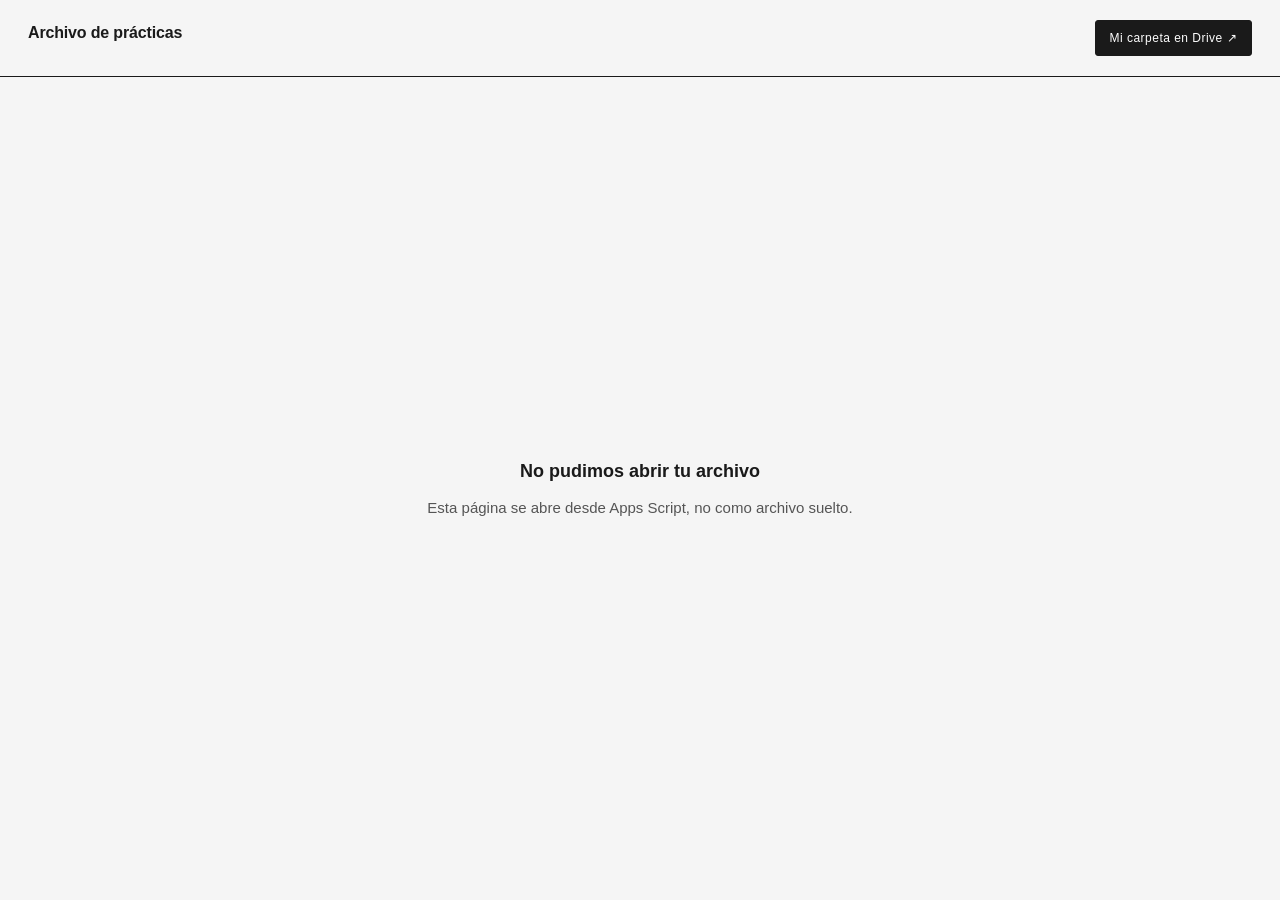
<file: visualizador-v4/index.html>
<!DOCTYPE html>
<html lang="es">

<head>
  <meta charset="UTF-8">
  <meta name="viewport" content="width=device-width, initial-scale=1">
  <title>Archivo de prácticas — Visualizador</title>

  <base target="_top">

   <link rel="stylesheet" href="style.css">
  <script src="script.js" defer></script>
</head>

<body>

  <header class="barra">
    <button type="button" class="volver" id="volver" hidden
      title="Volver a la vista general" aria-label="Volver a la vista general">←</button>

    <h1>Archivo de prácticas</h1>
    <span class="estudiante" id="estudiante"></span>

    <div class="acciones">
      <span class="guardado" id="guardado" aria-live="polite"></span>
      <button type="button" class="boton" id="ver-ocultos" aria-pressed="false" hidden></button>
      <a class="boton fuerte" id="drive" href="#" target="_blank" rel="noopener">Mi carpeta en Drive ↗</a>
    </div>
  </header>

  <main class="tablero" id="tablero"></main>

  <!-- Cuando no se pudo identificar la cuenta o no hay nada subido -->
  <div class="pantalla-aviso" id="pantalla-aviso" hidden>
    <p class="aviso-titulo" id="aviso-titulo"></p>
    <p class="aviso-texto" id="aviso-texto"></p>
  </div>

  <!-- Acciones del lote, visibles solo en modo selección -->
  <div class="lote" id="lote" hidden>
    <span class="lote-cuenta" id="lote-cuenta"></span>
    <div class="lote-destinos" id="lote-destinos"></div>
    <button type="button" class="boton" id="lote-limpiar">Cancelar</button>
    <button type="button" class="boton fuerte" id="lote-confirmar">Enviar</button>
  </div>

  <!-- Menú del clic derecho sobre un trabajo -->
  <div class="menu" id="menu" role="menu" aria-label="Acciones del trabajo" hidden></div>

  <!-- Trabajo en primer plano -->
  <div class="telon" id="telon" role="dialog" aria-modal="true" aria-label="Trabajo">
    <button type="button" class="flecha previa" id="previa" aria-label="Trabajo anterior">←</button>

    <div class="visor">
      <div class="visor-hueco" id="visor-hueco"></div>

      <div class="visor-datos">
        <span class="curso" id="visor-curso"></span>
        <span class="linea" id="visor-linea"></span>
        <span class="indice" id="visor-indice"></span>
      </div>

      <div class="enviar" id="enviar">
        <span class="enviar-rotulo">Enviar a</span>
        <span class="enviar-estado" id="visor-guardado" aria-live="polite"></span>
      </div>
    </div>

    <button type="button" class="flecha siguiente" id="siguiente" aria-label="Trabajo siguiente">→</button>
    <button type="button" class="boton cerrar" id="cerrar">Cerrar ✕</button>
    <p class="pista">← → para moverse · Esc para cerrar</p>
  </div>

  <script>const DATOS = <?!= datosJson ?>;</script>

  

</body>

</html>
</file>
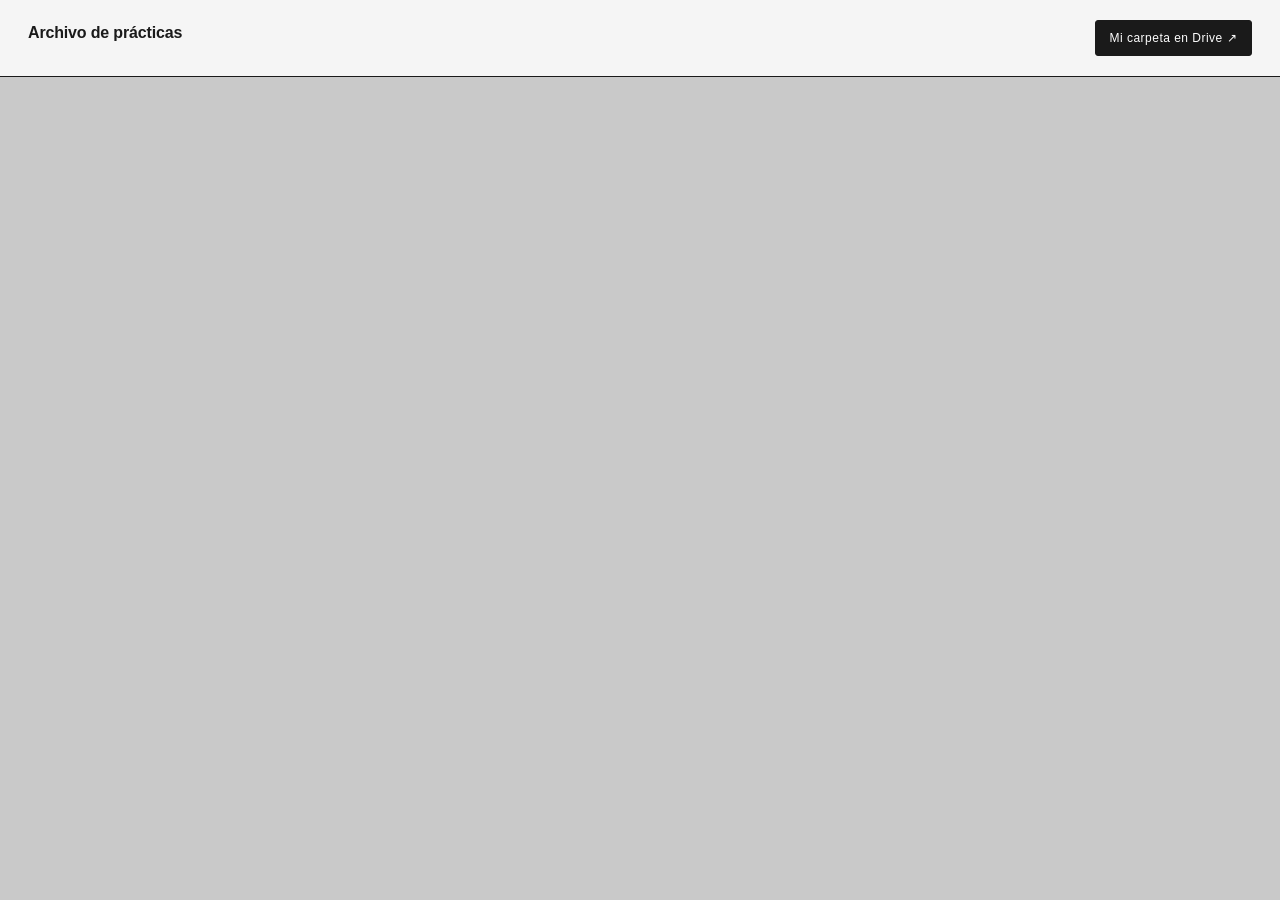
<file: visualizador-v1/para-appsscript/index.html>
<!DOCTYPE html>
<html lang="es">

<head>
  <meta charset="UTF-8">
  <meta name="viewport" content="width=device-width, initial-scale=1">
  <title>Archivo de prácticas — Visualizador</title>

  <base target="_top">

  <style>
  /* =========================================================
     1. Base
     Escala de grises sobre #f5f5f5, igual que el formulario.
     ========================================================= */
  :root {
    --fondo: #f5f5f5;
    --papel: #fdfdfd;
    --hueco: #e4e4e4;
    --tinta: #1a1a1a;
    --tinta-media: #555555;
    --tinta-suave: #8a8a8a;
    --borde: #1a1a1a;
    --borde-tenue: #c9c9c9;
    --radio: 3px;

    --paso: 0.45s;
    --curva: cubic-bezier(0.4, 0, 0.2, 1);
  }

  * { box-sizing: border-box; }

  html, body { height: 100%; }

  body {
    margin: 0;
    /* El tablero ocupa la pantalla: no hay scroll de página, cada
       sección se desplaza por dentro. */
    overflow: hidden;
    display: flex;
    flex-direction: column;
    background: var(--fondo);
    color: var(--tinta);
    font-family: -apple-system, BlinkMacSystemFont, "Segoe UI", Roboto, Helvetica, Arial, sans-serif;
    font-size: 16px;
    line-height: 1.5;
    -webkit-font-smoothing: antialiased;
    -webkit-text-size-adjust: 100%;
    text-size-adjust: 100%;
  }

  button {
    font-family: inherit;
    color: inherit;
    background: transparent;
    border: none;
    cursor: pointer;
  }

  :focus-visible {
    outline: 2px solid var(--tinta);
    outline-offset: 2px;
  }

  [hidden] { display: none !important; }

  /* =========================================================
     2. Barra superior
     ========================================================= */
  .barra {
    flex: 0 0 auto;
    display: flex;
    flex-wrap: wrap;
    align-items: baseline;
    gap: 0.75rem 1.5rem;
    padding: 1.25rem 1.75rem;
    border-bottom: 1px solid var(--borde);
  }

  .barra h1 {
    margin: 0;
    font-size: 1rem;
    font-weight: 600;
    letter-spacing: -0.01em;
  }

  .estudiante {
    font-size: 0.875rem;
    color: var(--tinta-media);
  }

  .acciones {
    margin-left: auto;
    display: flex;
    align-items: center;
    gap: 0.625rem;
  }

  /* Aviso discreto de que la clasificación se está guardando. */
  .guardado {
    font-size: 0.6875rem;
    letter-spacing: 0.06em;
    text-transform: uppercase;
    color: var(--tinta-suave);
    min-width: 5.5rem;
    text-align: right;
  }

  .guardado.falla { color: var(--tinta); font-weight: 600; }

  .boton {
    font-size: 0.75rem;
    font-weight: 500;
    letter-spacing: 0.04em;
    padding: 0.5rem 0.875rem;
    border: 1px solid var(--borde-tenue);
    border-radius: var(--radio);
    text-decoration: none;
    color: var(--tinta);
    white-space: nowrap;
  }

  .boton:hover { background: #ebebeb; border-color: var(--borde); }

  /* Volver a la vista general: una flecha, arriba a la izquierda. */
  .volver {
    flex: 0 0 auto;
    width: 2rem;
    height: 2rem;
    display: flex;
    align-items: center;
    justify-content: center;
    font-size: 1rem;
    line-height: 1;
    color: var(--tinta);
    border: 1px solid var(--borde);
    border-radius: var(--radio);
    align-self: center;
  }

  .volver:hover { background: var(--tinta); color: var(--papel); }

  .boton.fuerte {
    background: var(--tinta);
    border-color: var(--tinta);
    color: var(--papel);
  }

  .boton.fuerte:hover { background: #000; }

  /* =========================================================
     3. Tablero 2×2
     La transición entre vistas es la grilla misma: la sección
     elegida pasa a 1fr y las otras a 0fr, así que crece en su
     lugar en vez de aparecer como una pantalla nueva.
     ========================================================= */
  .tablero {
    flex: 1 1 auto;
    display: grid;
    grid-template-columns: 1fr 1fr;
    grid-template-rows: 1fr 1fr;
    gap: 1px;
    background: var(--borde-tenue);
    min-height: 0;
    transition:
      grid-template-columns var(--paso) var(--curva),
      grid-template-rows var(--paso) var(--curva);
  }

  .seccion {
    display: flex;
    flex-direction: column;
    background: var(--fondo);
    /* Sin esto las secciones no se dejan encoger a 0fr. */
    min-width: 0;
    min-height: 0;
    overflow: hidden;
    transition: opacity var(--paso) var(--curva);
  }

  /* Las que no son la elegida se apagan mientras se colapsan. */
  .seccion.apagada {
    opacity: 0;
    pointer-events: none;
  }

  .seccion-cabecera {
    flex: 0 0 auto;
    padding: 1.25rem 1.5rem 0.875rem;
  }

  .titulo-seccion {
    display: block;
    width: 100%;
    text-align: left;
    padding: 0;
    font-size: 0.9375rem;
    font-weight: 600;
    letter-spacing: -0.005em;
  }

  .titulo-seccion:hover { text-decoration: underline; text-underline-offset: 3px; }

  .cuenta {
    font-size: 0.75rem;
    font-weight: 400;
    color: var(--tinta-suave);
    font-variant-numeric: tabular-nums;
  }

  .seccion-cuerpo {
    flex: 1 1 auto;
    overflow-y: auto;
    padding: 0 1.5rem 1.5rem;
  }

  .tablero.ampliada .seccion:not(.apagada) .seccion-cabecera { padding: 2rem 2.5rem 1.25rem; }
  .tablero.ampliada .seccion:not(.apagada) .seccion-cuerpo { padding: 0 2.5rem 2.5rem; }
  .tablero.ampliada .seccion:not(.apagada) .titulo-seccion { font-size: 1.5rem; }

  /* =========================================================
     4. Órbita
     Los nodos no van en grilla: el título queda al centro y los
     trabajos giran alrededor. El tamaño de cada uno lo decide el
     script según cuántos haya, así que pocos se ven grandes y
     muchos se reparten en más anillos sin desbordarse.
     ========================================================= */
  .cuerpo-orbita {
    position: relative;
    overflow: hidden;
    padding: 0;
  }

  .orbita { position: absolute; inset: 0; }

  .nucleo {
    position: absolute;
    left: 50%;
    top: 50%;
    transform: translate(-50%, -50%);
    z-index: 10;
    display: flex;
    flex-direction: column;
    align-items: center;
    gap: 0.5rem;
    max-width: 66%;
    text-align: center;
    /* El fondo despeja el centro por si un anillo queda muy cerca. */
    background: var(--fondo);
    border-radius: 50%;
    padding: 0.75rem 1rem;
  }

  .titulo-nodo {
    padding: 0;
    font-size: 0.9375rem;
    font-weight: 600;
    letter-spacing: -0.005em;
    line-height: 1.25;
  }

  .titulo-nodo:hover { text-decoration: underline; text-underline-offset: 3px; }

  .tablero.ampliada .seccion:not(.apagada) .titulo-nodo { font-size: 1.5rem; }

  /* La definición la escribe la carrera. En vista general no cabe:
     aparece solo cuando la sección está ampliada. */
  .definicion {
    display: none;
    margin: 0;
    max-width: 30rem;
    font-size: 0.9375rem;
    line-height: 1.5;
    color: var(--tinta-media);
  }

  .tablero.ampliada .seccion:not(.apagada) .definicion { display: block; }

  .resto {
    margin: 0;
    font-size: 0.6875rem;
    letter-spacing: 0.06em;
    text-transform: uppercase;
    color: var(--tinta-suave);
    font-variant-numeric: tabular-nums;
  }

  .vacio-nodo {
    margin: 0;
    font-size: 0.8125rem;
    color: var(--tinta-suave);
    max-width: 22rem;
  }

  /* =========================================================
     5. Trabajos
     ========================================================= */
  .grupo-linea { margin-bottom: 1.5rem; }

  .rotulo-linea {
    margin: 0 0 0.5rem;
    font-size: 0.6875rem;
    font-weight: 600;
    text-transform: uppercase;
    letter-spacing: 0.08em;
    color: var(--tinta-suave);
  }

  .obras {
    display: grid;
    grid-template-columns: repeat(auto-fill, minmax(5rem, 1fr));
    gap: 0.625rem;
    list-style: none;
    margin: 0;
    padding: 0;
  }

  .tablero.ampliada .seccion:not(.apagada) .obras {
    grid-template-columns: repeat(auto-fill, minmax(10rem, 1fr));
    gap: 1rem;
  }

  /* La ficha es el contenedor; adentro van el botón que la abre y,
     en la grilla, la casilla para seleccionarla. Antes la ficha era el
     botón, y no se puede anidar un control dentro de otro. */
  .obra {
    position: relative;
    display: block;
    width: 100%;
    aspect-ratio: 4 / 3;
    padding: 0;
    overflow: hidden;
    background: var(--hueco);
    border: 1px solid var(--borde);
    border-radius: var(--radio);
    font-size: 0.75rem;
    font-variant-numeric: tabular-nums;
    color: var(--tinta-media);
    transition: transform 0.15s var(--curva), box-shadow 0.15s var(--curva);
  }

  /* Al pasar el mouse crece y se dibuja por encima de los demás. */
  .obra:hover,
  .obra:focus-visible {
    transform: scale(1.08);
    z-index: 5;
    box-shadow: 0 3px 14px rgba(0, 0, 0, 0.18);
  }

  /* En órbita la posición la pone el script, así que el crecer al
     pasar el mouse tiene que conservar el centrado. */
  .obra.orbitando { position: absolute; transform: translate(-50%, -50%); }

  .obra.orbitando:hover,
  .obra.orbitando:focus-visible { transform: translate(-50%, -50%) scale(1.14); }

  /* Cubre la ficha entera y es lo que la abre. La miniatura va adentro;
     si no carga, queda el rectángulo gris y la ficha sigue sirviendo. */
  .obra-abrir {
    position: absolute;
    inset: 0;
    display: flex;
    align-items: center;
    justify-content: center;
    padding: 0;
    overflow: hidden;
    border: none;
    border-radius: inherit;
    background: transparent;
  }

  /* Casilla de selección, abajo a la derecha. Solo en la grilla: en las
     órbitas la ficha puede bajar a 22px y no habría dónde apuntar. */
  .elegir {
    position: absolute;
    right: 0.3rem;
    bottom: 0.3rem;
    z-index: 2;
    width: 1.125rem;
    height: 1.125rem;
    display: flex;
    align-items: center;
    justify-content: center;
    padding: 0;
    font-size: 0.75rem;
    line-height: 1;
    color: transparent;
    background: var(--papel);
    border: 1px solid var(--borde);
    border-radius: 2px;
  }

  .elegir:hover { background: #ebebeb; }

  .elegir[aria-checked="true"] {
    color: var(--papel);
    background: var(--tinta);
  }

  .obra img {
    position: absolute;
    inset: 0;
    width: 100%;
    height: 100%;
    object-fit: cover;
    display: block;
  }

  /* Un texto no tiene imagen: se muestra el texto mismo. */
  .obra .extracto {
    position: absolute;
    inset: 0;
    display: flex;
    align-items: center;
    padding: 0.5rem 0.6rem;
    margin: 0;
    background: var(--papel);
    font-size: 0.6875rem;
    line-height: 1.35;
    text-align: left;
    color: var(--tinta);
    overflow: hidden;
  }

  .obra.diminuta .extracto { display: none; }

  /* Marca de reproducción para los videos. */
  .obra .marca-video {
    position: absolute;
    left: 50%;
    top: 50%;
    transform: translate(-50%, -50%);
    width: 34%;
    aspect-ratio: 1;
    border: 1px solid var(--papel);
    border-radius: 50%;
    background: rgba(26, 26, 26, 0.45);
  }

  .obra .marca-video::after {
    content: "";
    position: absolute;
    left: 54%;
    top: 50%;
    transform: translate(-50%, -50%);
    border-style: solid;
    border-width: 0.28em 0 0.28em 0.45em;
    border-color: transparent transparent transparent var(--papel);
    font-size: 1em;
  }

  /* Un punto por cada nodo al que fue enviado el trabajo. */
  .obra .marcas {
    position: absolute;
    left: 0.3rem;
    bottom: 0.3rem;
    display: flex;
    gap: 0.2rem;
  }

  .obra .marcas i {
    width: 0.3rem;
    height: 0.3rem;
    border-radius: 50%;
    background: var(--papel);
    box-shadow: 0 0 0 1px rgba(26, 26, 26, 0.55);
  }

  /* Con fichas muy chicas los puntos estorban más de lo que informan. */
  .obra.diminuta .marcas { display: none; }

  /* =========================================================
     6. Selección múltiple
     ========================================================= */
  /* Seleccionada: se nota en el borde, no solo en la casilla. */
  .obra.elegida {
    border-color: var(--tinta);
    box-shadow: inset 0 0 0 3px var(--tinta);
  }

  .obra.elegida img,
  .obra.elegida .extracto { opacity: 0.45; }


  .lote {
    position: fixed;
    left: 50%;
    bottom: 1.25rem;
    transform: translateX(-50%);
    z-index: 40;
    display: flex;
    flex-wrap: wrap;
    align-items: center;
    justify-content: center;
    gap: 0.5rem;
    max-width: calc(100% - 2rem);
    padding: 0.75rem 1rem;
    background: var(--papel);
    border: 1px solid var(--borde);
    border-radius: var(--radio);
    box-shadow: 0 4px 20px rgba(0, 0, 0, 0.14);
  }

  .lote .boton.fuerte:disabled {
    color: var(--tinta-suave);
    background: transparent;
    border-color: var(--borde-tenue);
    cursor: not-allowed;
  }

  .lote-cuenta {
    font-size: 0.75rem;
    font-weight: 600;
    font-variant-numeric: tabular-nums;
    white-space: nowrap;
    margin-right: 0.25rem;
  }

  .lote-destinos {
    display: flex;
    flex-wrap: wrap;
    justify-content: center;
    gap: 0.4rem;
  }

  /* =========================================================
     7. Trabajo en primer plano
     ========================================================= */
  .telon {
    position: fixed;
    inset: 0;
    z-index: 50;
    /* En columna: el visor y la pista son hermanos, así que la pista
       ya no puede montarse sobre los botones de enviar. Las flechas y
       el cerrar van fijos y quedan fuera de este flujo. */
    display: flex;
    flex-direction: column;
    align-items: center;
    justify-content: center;
    gap: 1rem;
    /* El aire de arriba lo pide el botón de cerrar, y el de los lados
       las flechas: así el visor nunca queda debajo de un control. */
    padding: 4.5rem 5rem 1.5rem;
    background: rgba(245, 245, 245, 0.94);
    opacity: 0;
    pointer-events: none;
    transition: opacity 0.25s var(--curva);
  }

  .telon.abierto { opacity: 1; pointer-events: auto; }

  .visor {
    display: flex;
    flex-direction: column;
    gap: 1rem;
    width: min(52rem, 100%);
    /* Se encoge si hace falta, pero nunca empuja a la pista fuera. */
    flex: 0 1 auto;
    min-height: 0;
    transform: scale(0.97);
    transition: transform 0.25s var(--curva);
  }

  .telon.abierto .visor { transform: scale(1); }

  .visor-hueco {
    position: relative;
    flex: 1 1 auto;
    min-height: 0;
    aspect-ratio: 4 / 3;
    display: flex;
    align-items: center;
    justify-content: center;
    overflow: hidden;
    background: var(--hueco);
    border: 1px solid var(--borde);
    border-radius: var(--radio);
    color: var(--tinta-media);
  }

  .visor-hueco img {
    width: 100%;
    height: 100%;
    object-fit: contain;
    background: var(--hueco);
  }

  /* El video se reproduce con el reproductor de Drive: no hay URL
     directa que un <video> pueda usar. */
  .visor-hueco iframe {
    width: 100%;
    height: 100%;
    border: none;
  }

  .visor-hueco blockquote {
    margin: 0;
    padding: 2rem;
    max-width: 34rem;
    background: var(--papel);
    font-size: 1.125rem;
    line-height: 1.5;
    color: var(--tinta);
    overflow-y: auto;
  }

  .visor-datos {
    flex: 0 0 auto;
    display: flex;
    flex-wrap: wrap;
    align-items: baseline;
    gap: 0.5rem 1.25rem;
    font-size: 0.875rem;
  }

  .visor-datos .curso { font-weight: 600; }
  .visor-datos .linea { color: var(--tinta-media); }

  .visor-datos .indice {
    margin-left: auto;
    font-size: 0.75rem;
    color: var(--tinta-suave);
    font-variant-numeric: tabular-nums;
  }

  .enviar {
    flex: 0 0 auto;
    display: flex;
    flex-wrap: wrap;
    align-items: center;
    gap: 0.5rem;
    padding-top: 0.875rem;
    border-top: 1px solid var(--borde-tenue);
  }

  .enviar-rotulo {
    font-size: 0.6875rem;
    font-weight: 600;
    text-transform: uppercase;
    letter-spacing: 0.08em;
    color: var(--tinta-suave);
    margin-right: 0.25rem;
  }

  .destino {
    font-size: 0.8125rem;
    padding: 0.45rem 0.8rem;
    border: 1px solid var(--borde-tenue);
    border-radius: var(--radio);
    background: var(--papel);
  }

  .destino:hover { border-color: var(--borde); }

  /* Seleccionado en negativo: el estado se ve sin usar color. */
  .destino[aria-pressed="true"] {
    background: var(--tinta);
    border-color: var(--tinta);
    color: var(--papel);
  }

  .destino[aria-pressed="true"]::before { content: "✓ "; }

  /* Parte del lote ya está en ese nodo, parte no. */
  .destino.parcial::before { content: "– "; }

  .destino:disabled {
    color: var(--tinta-suave);
    border-color: var(--borde-tenue);
    cursor: not-allowed;
  }

  .flecha {
    position: fixed;
    top: 50%;
    transform: translateY(-50%);
    width: 2.75rem;
    height: 2.75rem;
    display: flex;
    align-items: center;
    justify-content: center;
    font-size: 1.125rem;
    background: var(--papel);
    border: 1px solid var(--borde);
    border-radius: var(--radio);
  }

  .flecha:hover { background: var(--tinta); color: var(--papel); }
  .flecha.previa { left: 1.25rem; }
  .flecha.siguiente { right: 1.25rem; }

  .cerrar { position: fixed; top: 1.25rem; right: 1.25rem; }

  .pista {
    flex: 0 0 auto;
    margin: 0;
    font-size: 0.6875rem;
    letter-spacing: 0.06em;
    text-transform: uppercase;
    color: var(--tinta-suave);
    pointer-events: none;
  }

  /* =========================================================
     8. Pantalla de aviso
     ========================================================= */
  .pantalla-aviso {
    flex: 1 1 auto;
    display: flex;
    flex-direction: column;
    align-items: center;
    justify-content: center;
    gap: 0.75rem;
    padding: 3rem 1.5rem;
    text-align: center;
  }

  .aviso-titulo {
    margin: 0;
    font-size: 1.125rem;
    font-weight: 600;
  }

  .aviso-texto {
    margin: 0;
    max-width: 32rem;
    font-size: 0.9375rem;
    color: var(--tinta-media);
  }

  /* =========================================================
     9. Pantallas chicas y movimiento reducido
     ========================================================= */
  @media (max-width: 700px) {
    /* En celular la grilla 2×2 no cabe: las secciones se apilan
       y la vista general vuelve a tener scroll. */
    body { overflow: auto; }
    .tablero { grid-template-columns: 1fr; grid-template-rows: none; }
    .seccion { min-height: 70vh; }
    .barra { padding: 1rem 1.125rem; }
    .acciones { margin-left: 0; flex-wrap: wrap; }
    .flecha.previa { left: 0.5rem; }
    .flecha.siguiente { right: 0.5rem; }
    .pista { display: none; }
    .telon { padding: 4rem 3.5rem 1rem; }
  }

  @media (hover: none) and (pointer: coarse) {
    /* En táctil no hay hover: el gris de rollover solo confunde. */
    .boton:hover { background: transparent; }
    .boton.fuerte:hover { background: var(--tinta); }
    .obra:hover { transform: none; box-shadow: none; }
    .obra.orbitando:hover { transform: translate(-50%, -50%); }
  }

  @media (prefers-reduced-motion: reduce) {
    * { transition-duration: 0.01ms !important; }
  }
  </style>
</head>

<body>

  <header class="barra">
    <button type="button" class="volver" id="volver" hidden
      title="Volver a la vista general" aria-label="Volver a la vista general">←</button>

    <h1>Archivo de prácticas</h1>
    <span class="estudiante" id="estudiante"></span>

    <div class="acciones">
      <span class="guardado" id="guardado" aria-live="polite"></span>
      <a class="boton fuerte" id="drive" href="#" target="_blank" rel="noopener">Mi carpeta en Drive ↗</a>
    </div>
  </header>

  <main class="tablero" id="tablero"></main>

  <!-- Cuando no se pudo identificar la cuenta o no hay nada subido -->
  <div class="pantalla-aviso" id="pantalla-aviso" hidden>
    <p class="aviso-titulo" id="aviso-titulo"></p>
    <p class="aviso-texto" id="aviso-texto"></p>
  </div>

  <!-- Acciones del lote, visibles solo en modo selección -->
  <div class="lote" id="lote" hidden>
    <span class="lote-cuenta" id="lote-cuenta"></span>
    <div class="lote-destinos" id="lote-destinos"></div>
    <button type="button" class="boton" id="lote-limpiar">Cancelar</button>
    <button type="button" class="boton fuerte" id="lote-confirmar">Confirmar</button>
  </div>

  <!-- Trabajo en primer plano -->
  <div class="telon" id="telon" role="dialog" aria-modal="true" aria-label="Trabajo">
    <button type="button" class="flecha previa" id="previa" aria-label="Trabajo anterior">←</button>

    <div class="visor">
      <div class="visor-hueco" id="visor-hueco"></div>

      <div class="visor-datos">
        <span class="curso" id="visor-curso"></span>
        <span class="linea" id="visor-linea"></span>
        <span class="indice" id="visor-indice"></span>
      </div>

      <div class="enviar" id="enviar">
        <span class="enviar-rotulo">Enviar a</span>
      </div>
    </div>

    <button type="button" class="flecha siguiente" id="siguiente" aria-label="Trabajo siguiente">→</button>
    <button type="button" class="boton cerrar" id="cerrar">Cerrar ✕</button>
    <p class="pista">← → para moverse · Esc para cerrar</p>
  </div>

  <script>const DATOS = <?!= datosJson ?>;</script>

  <script>
/* =========================================================
   1. Datos
   En Apps Script los inyecta doGet() como la constante DATOS.
   Abriendo el archivo suelto esa constante no existe, y se usa
   el juego de ejemplo de datos-ejemplo.js: así la página se
   puede revisar sin desplegarla.
   ========================================================= */
const ARCHIVO = (typeof DATOS !== "undefined") ? DATOS : DATOS_EJEMPLO;

const CATEGORIAS = ARCHIVO.categorias || [];
const LINEAS = ARCHIVO.lineas || [];
const OBRAS = ARCHIVO.obras || [];

// La clasificación guardada se cuelga de cada trabajo para no
// andar consultando dos estructuras en paralelo.
OBRAS.forEach(function (obra) {
    obra.categorias = (ARCHIVO.clasificacion && ARCHIVO.clasificacion[obra.id]) || [];
});

/* Las cuatro secciones, en el orden de la grilla 2×2. La primera
   muestra todo en grilla; las otras tres son nodos en órbita. */
const SECCIONES = [{
    titulo: "Todos mis trabajos",
    clave: null,
    definicion: null
}].concat(CATEGORIAS.map(function (categoria) {
    return {
        titulo: categoria.titulo,
        clave: categoria.clave,
        definicion: categoria.definicion
    };
}));

// Drive tiene dos formas de servir una miniatura y no siempre funcionan
// las mismas: googleusercontent suele pasar donde drive.google.com da 403,
// sobre todo desde dentro de un iframe como el de Apps Script. Se
// devuelven las dos, en orden, y crearImagen() prueba la siguiente si la
// anterior falla.
function urlesDeMiniatura(obra, ancho) {
    if (obra.tipo === "youtube") {
        // La portada de YouTube es pública: no depende de permisos de
        // Drive y por eso es la que conviene primero.
        const deYoutube = "https://img.youtube.com/vi/" + obra.idVideo + "/hqdefault.jpg";

        // Si además se guardó la portada en Drive, sirve de respaldo.
        if (obra.portada && obra.archivo.slice(-4).toLowerCase() === ".jpg") {
            return [deYoutube].concat(urlesDeDrive(obra.portada, ancho));
        }
        return [deYoutube];
    }

    return urlesDeDrive(obra.id, ancho);
}

function urlesDeDrive(id, ancho) {
    return [
        "https://lh3.googleusercontent.com/d/" + id + "=w" + ancho,
        "https://drive.google.com/thumbnail?id=" + id + "&sz=w" + ancho
    ];
}

// Los videos de Drive no tienen URL directa reproducible: se usa su
// reproductor. Los de YouTube van por el dominio sin cookies, que es el
// mismo reproductor pero sin seguimiento del que mira.
function urlReproductor(obra) {
    if (obra.tipo === "youtube") {
        return "https://www.youtube-nocookie.com/embed/" + obra.idVideo;
    }

    return "https://drive.google.com/file/d/" + obra.id + "/preview";
}

/* =========================================================
   2. Estado
   ========================================================= */
const estado = {
    ampliada: null,       // índice de sección ampliada, o null en vista general
    lista: [],            // trabajos por los que navegan las flechas del visor
    obra: null,           // índice dentro de esa lista, o null si está cerrado

    seleccion: [],        // ids de los trabajos elegidos para el lote

    // Lo que se va a aplicar al confirmar, no antes. Por cada nodo:
    // "todos", "ninguno", o "mixto" para dejar cada trabajo como está.
    destinos: {},
    tocados: []           // nodos que el estudiante decidió a mano
};

const tablero = document.getElementById("tablero");
const telon = document.getElementById("telon");
const botonVolver = document.getElementById("volver");
const avisoGuardado = document.getElementById("guardado");

// Trabajos que le tocan a una sección.
function obrasDe(seccion) {
    if (!seccion.clave) return OBRAS;
    return OBRAS.filter(function (obra) {
        return obra.categorias.indexOf(seccion.clave) !== -1;
    });
}

/* =========================================================
   3. Guardado
   No se llama al servidor en cada clic: se junta lo que pasó
   en un segundo y se manda el mapa completo de una vez.
   ========================================================= */
let temporizador = null;

function mapaDeClasificacion() {
    const mapa = {};
    OBRAS.forEach(function (obra) {
        if (obra.categorias.length > 0) mapa[obra.id] = obra.categorias;
    });
    return mapa;
}

function mostrarGuardado(texto, falla) {
    avisoGuardado.textContent = texto;
    avisoGuardado.classList.toggle("falla", falla === true);
}

function programarGuardado() {
    mostrarGuardado("Guardando…");
    clearTimeout(temporizador);
    temporizador = setTimeout(guardarAhora, 900);
}

function guardarAhora() {
    if (typeof google === "undefined" || !google.script) {
        mostrarGuardado("Sin guardar (prueba local)", true);
        return;
    }

    google.script.run
        .withSuccessHandler(function (respuesta) {
            if (respuesta && respuesta.exito) mostrarGuardado("Guardado");
            else mostrarGuardado("No se pudo guardar", true);
        })
        .withFailureHandler(function () {
            mostrarGuardado("No se pudo guardar", true);
        })
        .guardarClasificacion(mapaDeClasificacion());
}

/* =========================================================
   4. Fichas
   ========================================================= */
function crearImagen(obra, ancho) {
    const urles = urlesDeMiniatura(obra, ancho);
    let intento = 0;

    const imagen = document.createElement("img");
    imagen.alt = "";
    imagen.loading = "lazy";

    // Sin esto Google ve que la petición viene del iframe de Apps Script
    // y responde 403 a las imágenes que no son públicas.
    imagen.referrerPolicy = "no-referrer";

    // Se prueban las formas de servir la miniatura en orden. Si se
    // acaban, se quita la imagen y queda el rectángulo gris: la ficha
    // sigue siendo utilizable, solo que sin vista previa.
    imagen.addEventListener("error", function () {
        intento++;
        if (intento < urles.length) imagen.src = urles[intento];
        else imagen.remove();
    });

    imagen.src = urles[0];
    return imagen;
}

function crearContenidoDeFicha(obra) {
    if (obra.tipo === "texto") {
        const extracto = document.createElement("p");
        extracto.className = "extracto";
        extracto.textContent = obra.contenido;
        return [extracto];
    }

    const partes = [crearImagen(obra, 400)];

    if (obra.tipo === "video" || obra.tipo === "youtube") {
        const marca = document.createElement("span");
        marca.className = "marca-video";
        partes.push(marca);
    }

    return partes;
}

// La casilla que selecciona el trabajo sin abrirlo. Solo se pone en la
// grilla: en las órbitas la ficha puede quedar de 22px y no habría dónde
// apuntar.
function crearCasilla(obra) {
    const casilla = document.createElement("button");
    casilla.type = "button";
    casilla.className = "elegir";
    casilla.textContent = "✓";
    casilla.setAttribute("role", "checkbox");
    casilla.setAttribute("aria-checked", String(obraElegida(obra)));
    casilla.setAttribute("aria-label", "Seleccionar " + obra.archivo);

    casilla.addEventListener("click", function () { alternarSeleccion(obra); });
    return casilla;
}

function crearObra(obra, lista, indice, conCasilla) {
    const ficha = document.createElement("div");
    ficha.className = "obra";

    // El mismo trabajo puede tener ficha en varias secciones a la vez.
    ficha.dataset.obra = obra.id;
    if (obraElegida(obra)) ficha.classList.add("elegida");

    // El botón cubre la ficha entera; la casilla va encima, en una esquina.
    const abrir = document.createElement("button");
    abrir.type = "button";
    abrir.className = "obra-abrir";
    abrir.setAttribute("aria-label", obra.archivo + ", " + obra.curso);
    abrir.addEventListener("click", function () { abrirObra(lista, indice); });

    crearContenidoDeFicha(obra).forEach(function (parte) { abrir.appendChild(parte); });
    ficha.appendChild(abrir);

    if (obra.categorias.length > 0) {
        const marcas = document.createElement("div");
        marcas.className = "marcas";
        obra.categorias.forEach(function () { marcas.appendChild(document.createElement("i")); });
        ficha.appendChild(marcas);
    }

    if (conCasilla) ficha.appendChild(crearCasilla(obra));

    return ficha;
}

function crearGrilla(lista) {
    const ul = document.createElement("ul");
    ul.className = "obras";

    lista.forEach(function (obra, i) {
        const celda = document.createElement("li");
        celda.appendChild(crearObra(obra, lista, i, true));
        ul.appendChild(celda);
    });

    return ul;
}

// La primera sección va agrupada por línea curricular.
function crearPorLinea(lista) {
    const envoltura = document.createDocumentFragment();

    LINEAS.forEach(function (linea) {
        const deLaLinea = lista.filter(function (o) { return o.linea === linea; });
        if (deLaLinea.length === 0) return;

        const grupo = document.createElement("div");
        grupo.className = "grupo-linea";

        const rotulo = document.createElement("h3");
        rotulo.className = "rotulo-linea";
        rotulo.textContent = linea + " · " + deLaLinea.length;
        grupo.appendChild(rotulo);

        grupo.appendChild(crearGrilla(deLaLinea));
        envoltura.appendChild(grupo);
    });

    return envoltura;
}

/* =========================================================
   5. Reparto en anillos
   Toda la geometría de la órbita vive acá. El tamaño de ficha
   sale de la cantidad de trabajos y del radio disponible; si el
   anillo más externo no cabe, se achica la ficha y se vuelve a
   repartir. Por eso pocos trabajos salen grandes y muchos se
   acomodan en más anillos sin desbordarse.
   ========================================================= */
const LADO_MINIMO = 22;
const LADO_MAXIMO = 200;

// Cuántas fichas de este lado caben en una vuelta de este radio.
function capacidadDelAnillo(radio, lado) {
    return Math.max(1, Math.floor((2 * Math.PI * radio) / (lado * 1.12)));
}

// Devuelve las posiciones relativas al centro y el radio externo.
function repartirEnAnillos(cantidad, lado, radioInterior, radioMaximo) {
    const anillos = [];
    let radio = radioInterior + lado * 0.7;
    let colocadas = 0;

    while (colocadas < cantidad) {
        const enEste = Math.min(capacidadDelAnillo(radio, lado), cantidad - colocadas);
        anillos.push({ radio: radio, cuantas: enEste });

        colocadas += enEste;
        if (colocadas < cantidad) radio += lado * 1.18;
    }

    // Con pocos trabajos los anillos quedan pegados al núcleo y todo el
    // borde sobra. Se corre el conjunto hacia afuera para ocupar ese
    // espacio: al haber más circunferencia, la ficha puede ser más
    // grande, que es de dónde sale que pocos trabajos se vean grandes.
    // Se reserva 1px: si el anillo queda justo sobre el límite, el
    // redondeo del navegador hace que a veces mida una milésima de más
    // y las fichas se descarten como si no cupieran. Con el zoom al 90%
    // el redondeo caía para el otro lado y reaparecían.
    const holgura = radioMaximo - (radio + lado / 2) - 1;
    if (holgura > 0) {
        anillos.forEach(function (anillo) { anillo.radio += holgura; });
        radio += holgura;
    }

    const posiciones = [];

    anillos.forEach(function (anillo, i) {
        // Cada anillo se gira medio paso: así las fichas no quedan
        // alineadas en radios y la mancha se ve más pareja.
        const giro = (i % 2) * (Math.PI / anillo.cuantas);

        for (let j = 0; j < anillo.cuantas; j++) {
            const angulo = giro + (j * 2 * Math.PI) / anillo.cuantas - Math.PI / 2;
            posiciones.push({
                x: Math.cos(angulo) * anillo.radio,
                y: Math.sin(angulo) * anillo.radio
            });
        }
    });

    return { posiciones: posiciones, radio: radio, interno: anillos[0].radio };
}

// Busca el lado más grande con el que todo cabe dentro del radio.
// Un tamaño sirve si nada se sale del borde y el anillo interno no se
// mete dentro del núcleo.
function ladoSirve(cantidad, lado, radioMaximo, radioInterior) {
    const reparto = repartirEnAnillos(cantidad, lado, radioInterior, radioMaximo);
    return reparto.radio + lado / 2 <= radioMaximo + 0.5 &&
        reparto.interno - lado / 2 >= radioInterior;
}

// Busca el tamaño más grande que sirva, partiendo del mínimo y subiendo
// de a poco. Antes solo se achicaba desde un tanteo, y con pocos
// trabajos el tanteo se topaba con el núcleo: uno, tres y ocho trabajos
// terminaban todos del mismo porte.
function ajustarLado(cantidad, radioMaximo, radioInterior) {
    let lado = LADO_MINIMO;

    for (let intento = 0; intento < 80; intento++) {
        const prueba = Math.min(LADO_MAXIMO, lado * 1.04);
        if (prueba <= lado) break;   // ya está en el tope
        if (!ladoSirve(cantidad, prueba, radioMaximo, radioInterior)) break;
        lado = prueba;
    }

    const reparto = repartirEnAnillos(cantidad, lado, radioInterior, radioMaximo);
    return { lado: lado, posiciones: reparto.posiciones };
}

// Coloca las fichas ya creadas. Se llama al dibujar y cada vez que
// la sección cambia de tamaño.
function acomodarOrbita(orbita) {
    const fichas = orbita.querySelectorAll(".orbitando");
    if (fichas.length === 0) return;

    const ancho = orbita.clientWidth;
    const alto = orbita.clientHeight;
    if (ancho === 0 || alto === 0) return;   // sección colapsada

    const nucleo = orbita.querySelector(".nucleo");
    const radioMaximo = Math.min(ancho, alto) / 2 - 6;

    // El núcleo es ancho y bajo, así que su lado mayor exagera lo que de
    // verdad estorba: una ficha puesta arriba o abajo no lo toca. Y como
    // el núcleo se dibuja encima con fondo sólido, tampoco necesita el
    // despeje completo. Sin este tope, con pocos trabajos la ficha no
    // podía crecer más que el anillo libre y uno, tres y ocho salían
    // todos del mismo porte.
    const radioInterior = Math.min(
        Math.max(nucleo.offsetWidth, nucleo.offsetHeight) / 2,
        radioMaximo * 0.42
    );

    const plan = ajustarLado(fichas.length, radioMaximo, radioInterior);

    // Con muchos trabajos en un cuadrante chico la ficha toca su piso y
    // el anillo externo ya no cabe. En vez de recortarlo a medias, se
    // muestran los que entran y el núcleo dice cuántos faltan: al
    // ampliar la sección hay radio de sobra y aparecen todos.
    // El margen de 1px es el mismo que reserva repartirEnAnillos: sin él,
    // un anillo que cabe justo se descarta entero por redondeo.
    const caben = plan.posiciones.filter(function (punto) {
        return Math.hypot(punto.x, punto.y) + plan.lado / 2 <= radioMaximo + 1;
    }).length;

    fichas.forEach(function (ficha, i) {
        if (i >= caben) {
            ficha.hidden = true;
            return;
        }

        const punto = plan.posiciones[i];
        ficha.hidden = false;
        ficha.style.width = plan.lado + "px";
        ficha.style.left = (ancho / 2 + punto.x) + "px";
        ficha.style.top = (alto / 2 + punto.y) + "px";
        ficha.classList.toggle("diminuta", plan.lado < 60);
    });

    const resto = orbita.querySelector(".resto");
    const faltan = fichas.length - caben;
    resto.textContent = faltan > 0 ? "+" + faltan + " al ampliar" : "";
    resto.hidden = faltan === 0;
}

/* =========================================================
   6. Construcción de la pantalla
   ========================================================= */
function crearNucleo(seccion, indice, cantidad) {
    const nucleo = document.createElement("div");
    nucleo.className = "nucleo";

    const titulo = document.createElement("button");
    titulo.type = "button";
    titulo.className = "titulo-nodo";
    titulo.innerHTML = seccion.titulo + '<br><span class="cuenta">' + cantidad + "</span>";
    titulo.addEventListener("click", function () { ampliar(indice); });
    nucleo.appendChild(titulo);

    const definicion = document.createElement("p");
    definicion.className = "definicion";
    definicion.textContent = seccion.definicion;
    nucleo.appendChild(definicion);

    if (cantidad === 0) {
        const vacio = document.createElement("p");
        vacio.className = "vacio-nodo";
        vacio.textContent = "Abre un trabajo desde «Todos mis trabajos» y mándalo a este nodo.";
        nucleo.appendChild(vacio);
    }

    // Lo llena acomodarOrbita() cuando no alcanzan a caber todos.
    const resto = document.createElement("p");
    resto.className = "resto";
    resto.hidden = true;
    nucleo.appendChild(resto);

    return nucleo;
}

function crearOrbita(seccion, indice, lista) {
    const orbita = document.createElement("div");
    orbita.className = "orbita";
    orbita.appendChild(crearNucleo(seccion, indice, lista.length));

    lista.forEach(function (obra, i) {
        const ficha = crearObra(obra, lista, i, false);
        ficha.classList.add("orbitando");
        orbita.appendChild(ficha);
    });

    return orbita;
}

function crearSeccion(seccion, indice) {
    const nodo = document.createElement("section");
    nodo.className = "seccion";

    // Solo la primera lleva encabezado: en los nodos el título va al
    // centro de la órbita y es el que abre la sección.
    if (seccion.clave === null) {
        const cabecera = document.createElement("div");
        cabecera.className = "seccion-cabecera";

        const titulo = document.createElement("button");
        titulo.type = "button";
        titulo.className = "titulo-seccion";
        titulo.addEventListener("click", function () { ampliar(indice); });

        cabecera.appendChild(titulo);
        nodo.appendChild(cabecera);
        seccion.nodoTitulo = titulo;
    }

    const cuerpo = document.createElement("div");
    cuerpo.className = "seccion-cuerpo" + (seccion.clave ? " cuerpo-orbita" : "");
    nodo.appendChild(cuerpo);

    seccion.nodoCuerpo = cuerpo;
    return nodo;
}

function refrescarSeccion(seccion, indice) {
    const lista = obrasDe(seccion);
    seccion.nodoCuerpo.innerHTML = "";

    if (seccion.clave === null) {
        seccion.nodoTitulo.innerHTML = seccion.titulo +
            ' <span class="cuenta">' + lista.length + "</span>";
        seccion.nodoCuerpo.appendChild(crearPorLinea(lista));
        return;
    }

    const orbita = crearOrbita(seccion, indice, lista);
    seccion.nodoCuerpo.appendChild(orbita);
    acomodarOrbita(orbita);
}

function refrescar() {
    SECCIONES.forEach(refrescarSeccion);
}

// La órbita depende del tamaño de la sección, y ese tamaño cambia al
// ampliar y al mover la ventana. Se recalcula en cada cambio, así la
// órbita se abre junto con la sección.
function vigilarTamanos() {
    if (typeof ResizeObserver === "undefined") return;

    const vigia = new ResizeObserver(function (entradas) {
        entradas.forEach(function (entrada) {
            const orbita = entrada.target.querySelector(".orbita");
            if (orbita) acomodarOrbita(orbita);
        });
    });

    SECCIONES.forEach(function (seccion) {
        if (seccion.clave) vigia.observe(seccion.nodoCuerpo);
    });
}

/* =========================================================
   7. Las dos vistas
   No hay zoom gradual: la grilla pasa de 1fr 1fr a 1fr 0fr (o
   la combinación que toque) y la sección elegida crece en su
   lugar. Las otras se colapsan y se apagan.
   ========================================================= */
const COLUMNAS = ["1fr 0fr", "0fr 1fr", "1fr 0fr", "0fr 1fr"];
const FILAS    = ["1fr 0fr", "1fr 0fr", "0fr 1fr", "0fr 1fr"];

function aplicarVista() {
    const ampliada = estado.ampliada;
    const hayAmpliada = ampliada !== null;

    tablero.style.gridTemplateColumns = hayAmpliada ? COLUMNAS[ampliada] : "1fr 1fr";
    tablero.style.gridTemplateRows = hayAmpliada ? FILAS[ampliada] : "1fr 1fr";
    tablero.classList.toggle("ampliada", hayAmpliada);

    Array.prototype.forEach.call(tablero.children, function (nodo, i) {
        nodo.classList.toggle("apagada", hayAmpliada && i !== ampliada);
    });

    botonVolver.hidden = !hayAmpliada;
}

function ampliar(indice) {
    estado.ampliada = indice;
    aplicarVista();
}

function volverAGeneral() {
    estado.ampliada = null;
    aplicarVista();
}

// En vista de sección, las flechas pasan a la sección contigua.
function moverSeccion(paso) {
    if (estado.ampliada === null) return;
    const total = SECCIONES.length;
    ampliar((estado.ampliada + paso + total) % total);
}

/* =========================================================
   8. Trabajo en primer plano
   ========================================================= */
function abrirObra(lista, indice) {
    estado.lista = lista;
    estado.obra = indice;
    pintarVisor();
    telon.classList.add("abierto");
    document.getElementById("cerrar").focus();
}

function cerrarObra() {
    estado.obra = null;
    telon.classList.remove("abierto");
    // Se vacía para que un video no siga sonando detrás del telón.
    document.getElementById("visor-hueco").innerHTML = "";
}

// Las flechas pasan al trabajo siguiente o anterior sin cerrar.
function moverObra(paso) {
    if (estado.obra === null) return;
    const total = estado.lista.length;
    estado.obra = (estado.obra + paso + total) % total;
    pintarVisor();
}

function crearVistaGrande(obra) {
    if (obra.tipo === "texto") {
        const cita = document.createElement("blockquote");
        cita.textContent = obra.contenido;
        return cita;
    }

    if (obra.tipo === "video" || obra.tipo === "youtube") {
        const marco = document.createElement("iframe");
        marco.src = urlReproductor(obra);
        marco.allow = "autoplay; encrypted-media; picture-in-picture";
        marco.setAttribute("allowfullscreen", "");
        marco.setAttribute("referrerpolicy", "strict-origin-when-cross-origin");
        return marco;
    }

    return crearImagen(obra, 1600);
}

function pintarVisor() {
    const obra = estado.lista[estado.obra];
    const hueco = document.getElementById("visor-hueco");

    hueco.innerHTML = "";
    hueco.appendChild(crearVistaGrande(obra));

    document.getElementById("visor-curso").textContent = obra.curso;
    document.getElementById("visor-linea").textContent = obra.linea;
    document.getElementById("visor-indice").textContent =
        (estado.obra + 1) + " / " + estado.lista.length;

    pintarDestinos(obra);
}

// Manda o saca el trabajo de un nodo. Puede estar en varios a la vez,
// y sigue estando en "Todos mis trabajos".
function alternarCategoria(obra, clave) {
    const puesto = obra.categorias.indexOf(clave);
    if (puesto === -1) obra.categorias.push(clave);
    else obra.categorias.splice(puesto, 1);

    programarGuardado();
    refrescar();
    pintarDestinos(obra);
}

function pintarDestinos(obra) {
    const zona = document.getElementById("enviar");
    zona.querySelectorAll(".destino").forEach(function (n) { n.remove(); });

    CATEGORIAS.forEach(function (categoria) {
        const boton = document.createElement("button");
        boton.type = "button";
        boton.className = "destino";
        boton.textContent = categoria.titulo;
        boton.setAttribute("aria-pressed",
            String(obra.categorias.indexOf(categoria.clave) !== -1));
        boton.addEventListener("click", function () {
            alternarCategoria(obra, categoria.clave);
        });
        zona.appendChild(boton);
    });
}

/* =========================================================
   9. Selección múltiple
   Permite mandar varios trabajos a un nodo de una vez, sin
   tener que abrirlos uno por uno.
   ========================================================= */
const lote = document.getElementById("lote");
const loteCuenta = document.getElementById("lote-cuenta");
const loteDestinos = document.getElementById("lote-destinos");
const botonConfirmar = document.getElementById("lote-confirmar");

function obraElegida(obra) {
    return estado.seleccion.indexOf(obra.id) !== -1;
}

function obrasSeleccionadas() {
    return OBRAS.filter(obraElegida);
}

// Todas las fichas de ese trabajo, estén en la sección que estén,
// tienen que reflejar lo mismo.
function marcarFichas(obra) {
    const elegida = obraElegida(obra);

    document.querySelectorAll('[data-obra="' + obra.id + '"]').forEach(function (ficha) {
        ficha.classList.toggle("elegida", elegida);

        const casilla = ficha.querySelector(".elegir");
        if (casilla) casilla.setAttribute("aria-checked", String(elegida));
    });
}

function alternarSeleccion(obra) {
    const puesto = estado.seleccion.indexOf(obra.id);
    if (puesto === -1) estado.seleccion.push(obra.id);
    else estado.seleccion.splice(puesto, 1);

    marcarFichas(obra);
    pintarLote();
}

// Cuántos del lote ya están en ese nodo.
function cuantasEn(lista, clave) {
    return lista.filter(function (obra) {
        return obra.categorias.indexOf(clave) !== -1;
    }).length;
}

// Los nodos que el estudiante no ha tocado reflejan cómo está hoy la
// selección: todos dentro, ninguno, o mezclado. Los que sí tocó se
// respetan aunque cambie la selección.
function recalcularDestinos() {
    const lista = obrasSeleccionadas();

    CATEGORIAS.forEach(function (categoria) {
        if (estado.tocados.indexOf(categoria.clave) !== -1) return;

        const dentro = cuantasEn(lista, categoria.clave);
        estado.destinos[categoria.clave] =
            lista.length === 0 || (dentro > 0 && dentro < lista.length) ? "mixto" :
            dentro === lista.length ? "todos" : "ninguno";
    });
}

// Un clic decide el nodo para todo el lote. No escribe nada todavía.
function alternarDestino(clave) {
    estado.destinos[clave] = estado.destinos[clave] === "todos" ? "ninguno" : "todos";
    if (estado.tocados.indexOf(clave) === -1) estado.tocados.push(clave);
    pintarLote();
}

// Recién acá se toca la clasificación. Los nodos que quedaron en "mixto"
// no se tocan: cada trabajo conserva lo que ya tenía.
function confirmarSeleccion() {
    const lista = obrasSeleccionadas();
    if (lista.length === 0) return;

    lista.forEach(function (obra) {
        CATEGORIAS.forEach(function (categoria) {
            const destino = estado.destinos[categoria.clave];
            if (destino === "mixto") return;

            const puesto = obra.categorias.indexOf(categoria.clave);
            if (destino === "todos" && puesto === -1) obra.categorias.push(categoria.clave);
            if (destino === "ninguno" && puesto !== -1) obra.categorias.splice(puesto, 1);
        });
    });

    programarGuardado();
    limpiarSeleccion();
}

function pintarLote() {
    const lista = obrasSeleccionadas();

    lote.hidden = lista.length === 0;
    if (lista.length === 0) return;

    recalcularDestinos();
    loteCuenta.textContent = lista.length + " seleccionado(s)";
    loteDestinos.innerHTML = "";

    let hayCambios = false;

    CATEGORIAS.forEach(function (categoria) {
        const destino = estado.destinos[categoria.clave];
        const dentro = cuantasEn(lista, categoria.clave);

        // Hay algo que confirmar si el nodo quedaría distinto a como está.
        if ((destino === "todos" && dentro < lista.length) ||
            (destino === "ninguno" && dentro > 0)) hayCambios = true;

        const boton = document.createElement("button");
        boton.type = "button";
        boton.className = "destino" + (destino === "mixto" ? " parcial" : "");
        boton.textContent = categoria.titulo +
            (destino === "mixto" ? " · " + dentro + "/" + lista.length : "");
        boton.setAttribute("aria-pressed", String(destino === "todos"));
        boton.addEventListener("click", function () { alternarDestino(categoria.clave); });
        loteDestinos.appendChild(boton);
    });

    botonConfirmar.disabled = !hayCambios;
}

// No hay modo de selección: las casillas están siempre y la barra de
// acciones aparece sola en cuanto hay algo marcado.
//
// Limpia también los destinos: sin eso, lo que el estudiante decidió
// para un lote se arrastraba al siguiente y podía aplicarse a trabajos
// que nunca miró.
function limpiarSeleccion() {
    estado.seleccion = [];
    estado.destinos = {};
    estado.tocados = [];
    refrescar();   // repinta las fichas sin la marca de elegidas
    pintarLote();
}

/* =========================================================
   10. Teclado y escuchas
   Con un trabajo abierto las flechas mueven trabajos; si no, y
   hay una sección ampliada, mueven secciones.
   ========================================================= */
document.addEventListener("keydown", function (evento) {
    const enVisor = estado.obra !== null;

    if (evento.key === "Escape") {
        if (enVisor) cerrarObra();
        else if (estado.seleccion.length > 0) limpiarSeleccion();
        else volverAGeneral();
        return;
    }

    if (evento.key === "ArrowLeft" || evento.key === "ArrowRight") {
        const paso = evento.key === "ArrowRight" ? 1 : -1;
        if (enVisor) moverObra(paso);
        else moverSeccion(paso);
        evento.preventDefault();
    }
});

telon.addEventListener("click", function (evento) {
    // Clic en el fondo atenuado, fuera del visor: cierra.
    if (evento.target === telon) cerrarObra();
});

document.getElementById("previa").addEventListener("click", function () { moverObra(-1); });
document.getElementById("siguiente").addEventListener("click", function () { moverObra(1); });
document.getElementById("cerrar").addEventListener("click", cerrarObra);
botonVolver.addEventListener("click", volverAGeneral);

document.getElementById("lote-limpiar").addEventListener("click", limpiarSeleccion);
botonConfirmar.addEventListener("click", confirmarSeleccion);

/* =========================================================
   11. Arranque
   ========================================================= */
function mostrarAviso(titulo, texto) {
    document.getElementById("aviso-titulo").textContent = titulo;
    document.getElementById("aviso-texto").textContent = texto;
    document.getElementById("pantalla-aviso").hidden = false;
    tablero.hidden = true;
    lote.hidden = true;
}

function iniciar() {
    if (ARCHIVO.error) {
        mostrarAviso("No pudimos abrir tu archivo", ARCHIVO.error);
        return;
    }

    document.getElementById("estudiante").textContent = ARCHIVO.nombre || ARCHIVO.correo;

    const enlace = document.getElementById("drive");
    if (ARCHIVO.urlCarpeta) enlace.href = ARCHIVO.urlCarpeta;
    else enlace.hidden = true;

    if (OBRAS.length === 0) {
        mostrarAviso("Todavía no hay nada acá",
            "Cuando subas trabajos por el formulario, van a aparecer en esta página.");
        return;
    }

    SECCIONES.forEach(function (seccion, i) {
        tablero.appendChild(crearSeccion(seccion, i));
    });

    refrescar();
    vigilarTamanos();
    aplicarVista();
}

iniciar();
  </script>

</body>

</html>
</file>
<file: formulario-v1/style.css>
/* ---------- Tipografías ----------
     Van en base64 porque el editor de Apps Script solo acepta .gs y .html:
     no hay dónde subir un binario suelto.
     */

  @font-face {
    font-family: 'WorkFaAAD';
    src: url('[data-uri]') format("woff2");
    font-weight: normal;
    font-style: normal;
    font-display: swap;
  }

  @font-face {
    font-family: 'NectoMono';
    src: url('[data-uri]') format("woff2");
    font-weight: normal;
    font-style: normal;
    font-display: swap;
  }

  /* Variable: el rango de pesos va separado por espacio. Con guion
     ("100-900") la declaración es inválida y el navegador la descarta. */
  @font-face {
    font-family: 'WorkSans';
    src: url('[data-uri]') format("woff2");
    font-weight: 100 900;
    font-style: normal;
    font-display: swap;
  }

  /* ---------- Base ---------- */
  :root {
    --fondo: #f5f5f5;
    --tinta: #1a1a1a;
    --tinta-media: #555555;
    --tinta-suave: #8a8a8a;
    --borde: #1a1a1a;
    --borde-tenue: #c9c9c9;
    --papel: #fdfdfd;
    --radio: 3px;

    /* Un rol por tipografía:
       titulo — WorkFaAAD, solo en los dos encabezados grandes
       texto  — WorkSans variable, todo lo que se lee en párrafo o se escribe
       mono   — NectoMono, la letra chica: rótulos, nombres de archivo,
                cifras y estados

       Los fallback no son adorno: si el base64 falta o falla, el formulario
       tiene que seguir siendo legible. */
    --fuente-titulo: 'WorkFaAAD', 'WorkSans', -apple-system, BlinkMacSystemFont, "Segoe UI", Roboto, Helvetica, Arial, sans-serif;
    --fuente-texto: 'WorkSans', -apple-system, BlinkMacSystemFont, "Segoe UI", Roboto, Helvetica, Arial, sans-serif;
    --fuente-mono: 'NectoMono', ui-monospace, SFMono-Regular, Menlo, Consolas, monospace;
  }

  * { box-sizing: border-box; }

  body {
    margin: 0;
    padding: 3rem 1.25rem 5rem;
    background: var(--fondo);
    color: var(--tinta);
    font-family: var(--fuente-texto);
    font-size: 16px;
    line-height: 1.5;
    -webkit-font-smoothing: antialiased;

    /* iOS agranda el texto al girar el teléfono si no se le dice que no */
    -webkit-text-size-adjust: 100%;
    text-size-adjust: 100%;

    /* Nada debe provocar barra horizontal en celular */
    overflow-wrap: break-word;
  }

  .contenedor {
    max-width: 720px;
    margin: 0 auto;
  }

  /* ---------- Encabezado ---------- */
  .encabezado {
    border-bottom: 1px solid var(--borde);
    padding-bottom: 1.5rem;
    margin-bottom: 3rem;
  }

  .encabezado h1 {
    margin: 0 0 0.5rem;
    font-family: var(--fuente-titulo);
    font-size: 1.5rem;
    /* WorkFaAAD tiene un solo peso: pedirle 600 haría que el navegador
       invente una negrita. Lo mismo vale para NectoMono más abajo. */
    font-weight: 400;
    letter-spacing: -0.01em;
  }

  .encabezado p {
    margin: 0;
    font-size: 0.875rem;
    color: var(--tinta-media);
    max-width: 50vw;
  }

  /* ---------- Campos ---------- */
  .campo {
    margin-bottom: 2.5rem;
  }

  .campo > label,
  .campo > .rotulo {
    display: block;
    font-family: var(--fuente-mono);
    font-size: 0.75rem;
    font-weight: 400;
    text-transform: uppercase;
    letter-spacing: 0.08em;
    margin-bottom: 0.625rem;
  }

  .ayuda {
    font-size: 0.8125rem;
    color: var(--tinta-suave);
    margin: 0.5rem 0 0;
  }

  input[type="text"],
  select {
    width: 100%;
    padding: 0.75rem 0.875rem;
    font-family: inherit;
    font-size: 1rem;
    color: var(--tinta);
    background-color: var(--papel);
    border: 1px solid var(--borde);
    border-radius: var(--radio);
    appearance: none;
    -webkit-appearance: none;
  }

  select {
    /* Flecha dibujada con gradientes: sin imágenes externas y en escala de grises */
    background-image: linear-gradient(45deg, transparent 50%, var(--tinta) 50%),
                      linear-gradient(135deg, var(--tinta) 50%, transparent 50%);
    background-position: calc(100% - 18px) 50%, calc(100% - 13px) 50%;
    background-size: 5px 5px, 5px 5px;
    background-repeat: no-repeat;
    padding-right: 2.5rem;
  }

  input[type="text"]:focus,
  select:focus,
  button:focus-visible,
  .boton-archivo:focus-within {
    outline: 2px solid var(--tinta);
    outline-offset: 2px;
  }

  /* Campos bloqueados mientras se sube una tanda */
  input[type="text"]:disabled,
  select:disabled,
  input[type="text"].bloqueado {
    color: var(--tinta-suave);
    background-color: #ededed;
    border-color: var(--borde-tenue);
    cursor: not-allowed;
  }

  .boton-archivo:has(input:disabled) {
    color: var(--tinta-suave);
    background: #ededed;
    border-color: var(--borde-tenue);
    cursor: not-allowed;
  }

  /* Los grupos del select llevan el nombre de la línea curricular */
  optgroup {
    font-weight: 600;
    font-style: normal;
    color: var(--tinta);
  }

  optgroup option {
    font-weight: 400;
  }

  /* ---------- Selector de archivos ---------- */
  .boton-archivo {
    display: inline-block;
    position: relative;
    padding: 0.75rem 1.25rem;
    border: 1px solid var(--borde);
    border-radius: var(--radio);
    background: var(--papel);
    font-size: 0.875rem;
    font-weight: 500;
    cursor: pointer;
  }

  .boton-archivo:hover { background: #ebebeb; }

  .boton-archivo input[type="file"] {
    position: absolute;
    width: 1px;
    height: 1px;
    opacity: 0;
    pointer-events: none;
  }

  /* ---------- Grilla de previsualizaciones ---------- */
  .grilla {
    display: grid;
    grid-template-columns: repeat(auto-fill, minmax(150px, 1fr));
    gap: 1rem;
    margin-top: 1.5rem;
  }

  .miniatura {
    position: relative;
    margin: 0;
    border: 1px solid var(--borde);
    border-radius: var(--radio);
    background: var(--papel);
    overflow: hidden;
  }

  .miniatura.rechazada {
    border-style: dashed;
    border-color: var(--tinta-suave);
  }

  .miniatura .lienzo {
    aspect-ratio: 1 / 1;
    background: #e4e4e4;
    display: flex;
    align-items: center;
    justify-content: center;
    border-bottom: 1px solid var(--borde-tenue);
  }

  .miniatura.rechazada .lienzo {
    background: repeating-linear-gradient(
      45deg, #e8e8e8, #e8e8e8 6px, #dedede 6px, #dedede 12px
    );
  }

  .miniatura .lienzo img {
    width: 100%;
    height: 100%;
    object-fit: cover;
    display: block;
  }

  .miniatura.rechazada .lienzo img { opacity: 0.3; }

  .sin-vista {
    font-family: var(--fuente-mono);
    font-size: 0.6875rem;
    letter-spacing: 0.08em;
    text-transform: uppercase;
    color: var(--tinta-suave);
    text-align: center;
    padding: 0 0.5rem;
  }

  .miniatura .datos {
    padding: 0.625rem 0.75rem 0.75rem;
  }

  .miniatura .nombre-archivo {
    font-family: var(--fuente-mono);
    font-size: 0.75rem;
    line-height: 1.35;
    word-break: break-all;
    margin: 0 0 0.25rem;
  }

  .miniatura .peso {
    font-family: var(--fuente-mono);
    font-size: 0.6875rem;
    color: var(--tinta-suave);
    margin: 0;
    font-variant-numeric: tabular-nums;
  }

  .miniatura .motivo,
  .miniatura .estado {
    margin: 0.5rem 0 0;
    padding-top: 0.5rem;
    border-top: 1px solid var(--borde-tenue);
    font-family: var(--fuente-mono);
    font-size: 0.6875rem;
    line-height: 1.35;
    font-weight: 400;
    color: var(--tinta);
  }

  /* Estados de subida, diferenciados sin color */
  .miniatura.subiendo .estado { font-weight: 400; font-style: italic; color: var(--tinta-media); }
  .miniatura.subiendo .lienzo img { opacity: 0.4; }
  .miniatura.subida .lienzo img { opacity: 0.55; }
  .miniatura.subida { border-color: var(--borde-tenue); }
  .miniatura.con-error { border-style: dashed; }

  .quitar {
    position: absolute;
    top: 6px;
    right: 6px;
    width: 26px;
    height: 26px;
    display: flex;
    align-items: center;
    justify-content: center;
    padding: 0;
    border: 1px solid var(--borde);
    border-radius: var(--radio);
    background: var(--papel);
    color: var(--tinta);
    font-size: 15px;
    line-height: 1;
    cursor: pointer;
  }

  .quitar:hover { background: var(--tinta); color: var(--papel); }

  .quitar:disabled {
    color: var(--tinta-suave);
    border-color: var(--borde-tenue);
    cursor: not-allowed;
  }

  .quitar:disabled:hover { background: var(--papel); color: var(--tinta-suave); }

  /* ---------- Textos ----------
     El textarea es la tarjeta: no hay paso intermedio de "agregar", así que
     el estudiante puede corregir lo escrito hasta el momento de enviar. */
  .texto {
    position: relative;
    margin-bottom: 0.75rem;
  }

  .texto-campo {
    display: block;
    width: 100%;
    /* 1rem = 16px. Con menos, iOS hace zoom al enfocar el campo. */
    font-size: 1rem;
    font-family: inherit;
    line-height: 1.5;
    color: var(--tinta);
    background: var(--papel);
    /* El espacio de la derecha es para que el texto no pase por debajo de la ×. */
    padding: 0.75rem 3rem 0.75rem 0.875rem;
    border: 1px solid var(--borde);
    border-radius: var(--radio);
    resize: vertical;
  }

  .texto-campo:focus {
    outline: 2px solid var(--tinta);
    outline-offset: 2px;
  }

  .texto-campo:disabled {
    color: var(--tinta-suave);
    background-color: #ededed;
    border-color: var(--borde-tenue);
  }

  .texto .quitar { top: 8px; right: 8px; }

  .texto-estado {
    margin: 0.375rem 0 0;
    font-family: var(--fuente-mono);
    font-size: 0.6875rem;
    line-height: 1.35;
    font-weight: 400;
    color: var(--tinta);
    word-break: break-all;
  }

  /* Mismos estados que las miniaturas, diferenciados sin color */
  .texto.subiendo .texto-estado {
    font-weight: 400;
    font-style: italic;
    color: var(--tinta-media);
  }

  .texto.subida .texto-campo { border-color: var(--borde-tenue); }
  .texto.con-error .texto-campo { border-style: dashed; }

  .agregar-texto {
    width: 100%;
    padding: 0.75rem;
    font-family: inherit;
    font-size: 0.8125rem;
    font-weight: 500;
    color: var(--tinta);
    background: transparent;
    border: 1px dashed var(--borde-tenue);
    border-radius: var(--radio);
    cursor: pointer;
  }

  .agregar-texto:hover { background: #ebebeb; border-color: var(--borde); }

  .agregar-texto:disabled {
    color: var(--tinta-suave);
    cursor: not-allowed;
  }

  /* ---------- Enlaces de YouTube ----------
     Mismo patrón que los textos: el campo es la tarjeta, y se puede
     corregir el enlace hasta el momento de enviar. */
  .enlace {
    position: relative;
    margin-bottom: 0.75rem;
  }

  .enlace-campo {
    display: block;
    width: 100%;
    /* 1rem = 16px. Con menos, iOS hace zoom al enfocar el campo. */
    font-size: 1rem;
    font-family: inherit;
    color: var(--tinta);
    background: var(--papel);
    /* Aire a la derecha para que el texto no pase por debajo de la ×. */
    padding: 0.75rem 3rem 0.75rem 0.875rem;
    border: 1px solid var(--borde);
    border-radius: var(--radio);
  }

  .enlace-campo:focus {
    outline: 2px solid var(--tinta);
    outline-offset: 2px;
  }

  .enlace-campo:disabled {
    color: var(--tinta-suave);
    background-color: #ededed;
    border-color: var(--borde-tenue);
  }

  .enlace .quitar { top: 8px; right: 8px; }

  .enlace-estado {
    margin: 0.375rem 0 0;
    font-family: var(--fuente-mono);
    font-size: 0.6875rem;
    line-height: 1.35;
    font-weight: 400;
    color: var(--tinta);
    word-break: break-word;
  }

  .enlace.subiendo .enlace-estado {
    font-weight: 400;
    font-style: italic;
    color: var(--tinta-media);
  }

  .enlace.subida .enlace-campo { border-color: var(--borde-tenue); }
  .enlace.con-error .enlace-campo { border-style: dashed; }

  .agregar-enlace {
    width: 100%;
    padding: 0.75rem;
    font-family: inherit;
    font-size: 0.8125rem;
    font-weight: 500;
    color: var(--tinta);
    background: transparent;
    border: 1px dashed var(--borde-tenue);
    border-radius: var(--radio);
    cursor: pointer;
  }

  .agregar-enlace:hover { background: #ebebeb; border-color: var(--borde); }

  .agregar-enlace:disabled {
    color: var(--tinta-suave);
    cursor: not-allowed;
  }

  /* ---------- Resumen y envío ---------- */
  .resumen {
    margin-top: 0;
    font-family: var(--fuente-mono);
    font-size: 0.8125rem;
    color: var(--tinta-media);
    font-variant-numeric: tabular-nums;
  }

  .pie {
    margin-top: 3rem;
    padding-top: 2rem;
    border-top: 1px solid var(--borde);
  }

  .enviar {
    width: 100%;
    padding: 1rem;
    font-family: var(--fuente-mono);
    font-size: 0.875rem;
    font-weight: 400;
    letter-spacing: 0.06em;
    text-transform: uppercase;
    color: var(--papel);
    background: var(--tinta);
    border: 1px solid var(--borde);
    border-radius: var(--radio);
    cursor: pointer;
  }

  .enviar:disabled {
    color: var(--tinta-suave);
    background: transparent;
    border-color: var(--borde-tenue);
    cursor: not-allowed;
  }

  .aviso-envio {
    margin: 1rem 0 0;
    font-family: var(--fuente-mono);
    font-size: 0.8125rem;
    color: var(--tinta-media);
    min-height: 1.2em;
  }

  /* ---------- Bloque de curso ---------- */
  .bloque {
    position: relative;
    /* Sin esto el fieldset no deja que la grilla se encoja en celular */
    min-width: 0;
    margin: 0 0 1.5rem;
    padding: 2rem 1.75rem 0.5rem;
    border: 1px solid var(--borde);
    border-radius: var(--radio);
    background: var(--papel);
  }

  .bloque-titulo {
    padding: 0 0.5rem;
    margin-left: -0.25rem;
    font-family: var(--fuente-mono);
    font-size: 0.75rem;
    font-weight: 400;
    text-transform: uppercase;
    letter-spacing: 0.08em;
  }

  .bloque-quitar {
    position: absolute;
    top: 0.75rem;
    right: 0.75rem;
    width: 26px;
    height: 26px;
    display: flex;
    align-items: center;
    justify-content: center;
    padding: 0;
    border: 1px solid var(--borde);
    border-radius: var(--radio);
    background: var(--papel);
    color: var(--tinta);
    font-size: 15px;
    line-height: 1;
    cursor: pointer;
  }

  .bloque-quitar:hover { background: var(--tinta); color: var(--papel); }

  .bloque-quitar:disabled {
    color: var(--tinta-suave);
    border-color: var(--borde-tenue);
    cursor: not-allowed;
  }

  .bloque-quitar:disabled:hover { background: var(--papel); color: var(--tinta-suave); }

  /* Aparece cuando el bloque tiene imágenes pero no tiene curso elegido */
  .aviso-curso {
    margin: 0.75rem 0 0;
    padding: 0.625rem 0.875rem;
    border: 1px solid var(--borde);
    border-left-width: 4px;
    border-radius: var(--radio);
    font-size: 0.8125rem;
    font-weight: 600;
  }

  .agregar-bloque {
    width: 100%;
    padding: 0.875rem;
    margin-bottom: 1rem;
    font-family: inherit;
    font-size: 0.8125rem;
    font-weight: 500;
    color: var(--tinta);
    background: transparent;
    border: 1px dashed var(--borde-tenue);
    border-radius: var(--radio);
    cursor: pointer;
  }

  .agregar-bloque:hover { background: #ebebeb; border-color: var(--borde); }

  .agregar-bloque:disabled {
    color: var(--tinta-suave);
    cursor: not-allowed;
  }

  /* ---------- Barra de avance ---------- */
  .barra {
    height: 6px;
    margin-top: 1rem;
    border: 1px solid var(--borde);
    border-radius: var(--radio);
    overflow: hidden;
  }

  .barra-avance {
    height: 100%;
    width: 0;
    background: var(--tinta);
    transition: width 0.25s ease;
  }

  /* ---------- Pantalla de gracias ---------- */
  [hidden] { display: none !important; }

  .gracias {
    border: 1px solid var(--borde);
    border-radius: var(--radio);
    background: var(--papel);
    padding: 3rem 2rem;
    text-align: center;
  }

  .gracias h2 {
    margin: 0 0 1rem;
    font-family: var(--fuente-titulo);
    font-size: 1.25rem;
    font-weight: 400;
    letter-spacing: -0.01em;
  }

  .gracias-detalle {
    margin: 0 0 2rem;
    font-size: 0.875rem;
    color: var(--tinta-media);
  }

  .gracias-enlace {
    display: inline-block;
    padding: 0.75rem 1.5rem;
    border: 1px solid var(--borde);
    border-radius: var(--radio);
    font-size: 0.8125rem;
    font-weight: 500;
    color: var(--tinta);
    text-decoration: none;
  }

  .gracias-enlace:hover { background: #ebebeb; }

  .gracias-nota {
    margin: 1.5rem 0 0;
    font-size: 0.75rem;
    color: var(--tinta-suave);
  }

  .gracias-boton {
    margin-top: 2.5rem;
    padding: 0.625rem 1.25rem;
    font-family: var(--fuente-mono);
    font-size: 0.75rem;
    font-weight: 400;
    text-transform: uppercase;
    letter-spacing: 0.08em;
    color: var(--tinta);
    background: transparent;
    border: none;
    border-bottom: 1px solid var(--borde);
    border-radius: 0;
    cursor: pointer;
  }

  .gracias-boton:hover { background: #ebebeb; }

  /* ---------- Celular ---------- */
  @media (max-width: 480px) {
    body { padding: 2rem 1rem 4rem; }
    .encabezado { margin-bottom: 2.25rem; }
    .campo { margin-bottom: 2rem; }
    .grilla { grid-template-columns: repeat(auto-fill, minmax(130px, 1fr)); gap: 0.75rem; }
    .boton-archivo { display: block; text-align: center; }
    .bloque { padding: 1.75rem 1rem 0.5rem; }
    .gracias { padding: 2.5rem 1.25rem; }
    .gracias-enlace { display: block; }

    /* El nombre del curso puede ocupar varias líneas: que no pase por
       debajo del botón de quitar. */
    .bloque-titulo {
      max-width: calc(100% - 2.75rem);
      letter-spacing: 0.04em;
    }
  }

  /* ---------- Celular chico (320–360 px) ---------- */
  @media (max-width: 380px) {
    body { padding: 1.5rem 0.75rem 3.5rem; }
    .bloque { padding: 1.5rem 0.75rem 0.5rem; }

    /* Con 130px la grilla caía a una sola columna en pantallas de 320px */
    .grilla { grid-template-columns: repeat(auto-fill, minmax(104px, 1fr)); gap: 0.5rem; }
    .miniatura .datos { padding: 0.5rem 0.5rem 0.625rem; }
    .encabezado h1 { font-size: 1.25rem; }
  }

  /* ---------- Pantallas táctiles ----------
     Depende del tipo de puntero, no del ancho: un dedo necesita más
     superficie que un mouse, tenga la pantalla el tamaño que tenga. */
  @media (hover: none) and (pointer: coarse) {
    .quitar,
    .bloque-quitar {
      width: 40px;
      height: 40px;
      font-size: 20px;
    }

    .bloque-quitar { top: 0.5rem; right: 0.5rem; }

    .boton-archivo { padding: 1rem 1.25rem; }
    .gracias-boton { padding: 0.875rem 1.25rem; }

    /* En táctil no hay hover: el gris de rollover solo confunde */
    .boton-archivo:hover,
    .agregar-bloque:hover,
    .agregar-texto:hover,
    .agregar-enlace:hover,
    .gracias-enlace:hover,
    .gracias-boton:hover { background: transparent; }

    .quitar:hover,
    .bloque-quitar:hover { background: var(--papel); color: var(--tinta); }
  }

  /* ---------- Movimiento reducido ----------
     La barra de avance es la única animación del formulario. Quien pidió
     menos movimiento en su sistema ve el salto directo, sin transición. */
  @media (prefers-reduced-motion: reduce) {
    .barra-avance { transition: none; }
  }
</file>
<file: visualizador-v1/style.css>
/* =========================================================
     1. Base
     Escala de grises sobre #f5f5f5, igual que el formulario.
     ========================================================= */
  :root {
    --fondo: #f5f5f5;
    --papel: #fdfdfd;
    --hueco: #e4e4e4;
    --tinta: #1a1a1a;
    --tinta-media: #555555;
    --tinta-suave: #8a8a8a;
    --borde: #1a1a1a;
    --borde-tenue: #c9c9c9;
    --radio: 3px;

    --paso: 0.45s;
    --curva: cubic-bezier(0.4, 0, 0.2, 1);
  }

  * { box-sizing: border-box; }

  html, body { height: 100%; }

  body {
    margin: 0;
    /* El tablero ocupa la pantalla: no hay scroll de página, cada
       sección se desplaza por dentro. */
    overflow: hidden;
    display: flex;
    flex-direction: column;
    background: var(--fondo);
    color: var(--tinta);
    font-family: -apple-system, BlinkMacSystemFont, "Segoe UI", Roboto, Helvetica, Arial, sans-serif;
    font-size: 16px;
    line-height: 1.5;
    -webkit-font-smoothing: antialiased;
    -webkit-text-size-adjust: 100%;
    text-size-adjust: 100%;
  }

  button {
    font-family: inherit;
    color: inherit;
    background: transparent;
    border: none;
    cursor: pointer;
  }

  :focus-visible {
    outline: 2px solid var(--tinta);
    outline-offset: 2px;
  }

  [hidden] { display: none !important; }

  /* =========================================================
     2. Barra superior
     ========================================================= */
  .barra {
    flex: 0 0 auto;
    display: flex;
    flex-wrap: wrap;
    align-items: baseline;
    gap: 0.75rem 1.5rem;
    padding: 1.25rem 1.75rem;
    border-bottom: 1px solid var(--borde);
  }

  .barra h1 {
    margin: 0;
    font-size: 1rem;
    font-weight: 600;
    letter-spacing: -0.01em;
  }

  .estudiante {
    font-size: 0.875rem;
    color: var(--tinta-media);
  }

  .acciones {
    margin-left: auto;
    display: flex;
    align-items: center;
    gap: 0.625rem;
  }

  /* Aviso discreto de que la clasificación se está guardando. */
  .guardado {
    font-size: 0.6875rem;
    letter-spacing: 0.06em;
    text-transform: uppercase;
    color: var(--tinta-suave);
    min-width: 5.5rem;
    text-align: right;
  }

  .guardado.falla { color: var(--tinta); font-weight: 600; }

  .boton {
    font-size: 0.75rem;
    font-weight: 500;
    letter-spacing: 0.04em;
    padding: 0.5rem 0.875rem;
    border: 1px solid var(--borde-tenue);
    border-radius: var(--radio);
    text-decoration: none;
    color: var(--tinta);
    white-space: nowrap;
  }

  .boton:hover { background: #ebebeb; border-color: var(--borde); }

  /* Volver a la vista general: una flecha, arriba a la izquierda. */
  .volver {
    flex: 0 0 auto;
    width: 2rem;
    height: 2rem;
    display: flex;
    align-items: center;
    justify-content: center;
    font-size: 1rem;
    line-height: 1;
    color: var(--tinta);
    border: 1px solid var(--borde);
    border-radius: var(--radio);
    align-self: center;
  }

  .volver:hover { background: var(--tinta); color: var(--papel); }

  .boton.fuerte {
    background: var(--tinta);
    border-color: var(--tinta);
    color: var(--papel);
  }

  .boton.fuerte:hover { background: #000; }

  /* =========================================================
     3. Tablero 2×2
     La transición entre vistas es la grilla misma: la sección
     elegida pasa a 1fr y las otras a 0fr, así que crece en su
     lugar en vez de aparecer como una pantalla nueva.
     ========================================================= */
  .tablero {
    flex: 1 1 auto;
    display: grid;
    grid-template-columns: 1fr 1fr;
    grid-template-rows: 1fr 1fr;
    gap: 1px;
    background: var(--borde-tenue);
    min-height: 0;
    transition:
      grid-template-columns var(--paso) var(--curva),
      grid-template-rows var(--paso) var(--curva);
  }

  .seccion {
    display: flex;
    flex-direction: column;
    background: var(--fondo);
    /* Sin esto las secciones no se dejan encoger a 0fr. */
    min-width: 0;
    min-height: 0;
    overflow: hidden;
    transition: opacity var(--paso) var(--curva);
  }

  /* Las que no son la elegida se apagan mientras se colapsan. */
  .seccion.apagada {
    opacity: 0;
    pointer-events: none;
  }

  .seccion-cabecera {
    flex: 0 0 auto;
    padding: 1.25rem 1.5rem 0.875rem;
  }

  .titulo-seccion {
    display: block;
    width: 100%;
    text-align: left;
    padding: 0;
    font-size: 0.9375rem;
    font-weight: 600;
    letter-spacing: -0.005em;
  }

  .titulo-seccion:hover { text-decoration: underline; text-underline-offset: 3px; }

  .cuenta {
    font-size: 0.75rem;
    font-weight: 400;
    color: var(--tinta-suave);
    font-variant-numeric: tabular-nums;
  }

  .seccion-cuerpo {
    flex: 1 1 auto;
    overflow-y: auto;
    padding: 0 1.5rem 1.5rem;
  }

  .tablero.ampliada .seccion:not(.apagada) .seccion-cabecera { padding: 2rem 2.5rem 1.25rem; }
  .tablero.ampliada .seccion:not(.apagada) .seccion-cuerpo { padding: 0 2.5rem 2.5rem; }
  .tablero.ampliada .seccion:not(.apagada) .titulo-seccion { font-size: 1.5rem; }

  /* =========================================================
     4. Órbita
     Los nodos no van en grilla: el título queda al centro y los
     trabajos giran alrededor. El tamaño de cada uno lo decide el
     script según cuántos haya, así que pocos se ven grandes y
     muchos se reparten en más anillos sin desbordarse.
     ========================================================= */
  .cuerpo-orbita {
    position: relative;
    overflow: hidden;
    padding: 0;
  }

  .orbita { position: absolute; inset: 0; }

  .nucleo {
    position: absolute;
    left: 50%;
    top: 50%;
    transform: translate(-50%, -50%);
    z-index: 10;
    display: flex;
    flex-direction: column;
    align-items: center;
    gap: 0.5rem;
    max-width: 66%;
    text-align: center;
    /* El fondo despeja el centro por si un anillo queda muy cerca. */
    background: var(--fondo);
    border-radius: 50%;
    padding: 0.75rem 1rem;
  }

  .titulo-nodo {
    padding: 0;
    font-size: 0.9375rem;
    font-weight: 600;
    letter-spacing: -0.005em;
    line-height: 1.25;
  }

  .titulo-nodo:hover { text-decoration: underline; text-underline-offset: 3px; }

  .tablero.ampliada .seccion:not(.apagada) .titulo-nodo { font-size: 1.5rem; }

  /* La definición la escribe la carrera. En vista general no cabe:
     aparece solo cuando la sección está ampliada. */
  .definicion {
    display: none;
    margin: 0;
    max-width: 30rem;
    font-size: 0.9375rem;
    line-height: 1.5;
    color: var(--tinta-media);
  }

  .tablero.ampliada .seccion:not(.apagada) .definicion { display: block; }

  .resto {
    margin: 0;
    font-size: 0.6875rem;
    letter-spacing: 0.06em;
    text-transform: uppercase;
    color: var(--tinta-suave);
    font-variant-numeric: tabular-nums;
  }

  .vacio-nodo {
    margin: 0;
    font-size: 0.8125rem;
    color: var(--tinta-suave);
    max-width: 22rem;
  }

  /* =========================================================
     5. Trabajos
     ========================================================= */
  .grupo-linea { margin-bottom: 1.5rem; }

  .rotulo-linea {
    margin: 0 0 0.5rem;
    font-size: 0.6875rem;
    font-weight: 600;
    text-transform: uppercase;
    letter-spacing: 0.08em;
    color: var(--tinta-suave);
  }

  .obras {
    display: grid;
    grid-template-columns: repeat(auto-fill, minmax(5rem, 1fr));
    gap: 0.625rem;
    list-style: none;
    margin: 0;
    padding: 0;
  }

  .tablero.ampliada .seccion:not(.apagada) .obras {
    grid-template-columns: repeat(auto-fill, minmax(10rem, 1fr));
    gap: 1rem;
  }

  /* La ficha es el contenedor; adentro van el botón que la abre y,
     en la grilla, la casilla para seleccionarla. Antes la ficha era el
     botón, y no se puede anidar un control dentro de otro. */
  .obra {
    position: relative;
    display: block;
    width: 100%;
    aspect-ratio: 4 / 3;
    padding: 0;
    overflow: hidden;
    background: var(--hueco);
    border: 1px solid var(--borde);
    border-radius: var(--radio);
    font-size: 0.75rem;
    font-variant-numeric: tabular-nums;
    color: var(--tinta-media);
    transition: transform 0.15s var(--curva), box-shadow 0.15s var(--curva);
  }

  /* Al pasar el mouse crece y se dibuja por encima de los demás. */
  .obra:hover,
  .obra:focus-visible {
    transform: scale(1.08);
    z-index: 5;
    box-shadow: 0 3px 14px rgba(0, 0, 0, 0.18);
  }

  /* En órbita la posición la pone el script, así que el crecer al
     pasar el mouse tiene que conservar el centrado. */
  .obra.orbitando { position: absolute; transform: translate(-50%, -50%); }

  .obra.orbitando:hover,
  .obra.orbitando:focus-visible { transform: translate(-50%, -50%) scale(1.14); }

  /* Cubre la ficha entera y es lo que la abre. La miniatura va adentro;
     si no carga, queda el rectángulo gris y la ficha sigue sirviendo. */
  .obra-abrir {
    position: absolute;
    inset: 0;
    display: flex;
    align-items: center;
    justify-content: center;
    padding: 0;
    overflow: hidden;
    border: none;
    border-radius: inherit;
    background: transparent;
  }

  /* Casilla de selección, abajo a la derecha. Solo en la grilla: en las
     órbitas la ficha puede bajar a 22px y no habría dónde apuntar. */
  .elegir {
    position: absolute;
    right: 0.3rem;
    bottom: 0.3rem;
    z-index: 2;
    width: 1.125rem;
    height: 1.125rem;
    display: flex;
    align-items: center;
    justify-content: center;
    padding: 0;
    font-size: 0.75rem;
    line-height: 1;
    color: transparent;
    background: var(--papel);
    border: 1px solid var(--borde);
    border-radius: 2px;
  }

  .elegir:hover { background: #ebebeb; }

  .elegir[aria-checked="true"] {
    color: var(--papel);
    background: var(--tinta);
  }

  .obra img {
    position: absolute;
    inset: 0;
    width: 100%;
    height: 100%;
    object-fit: cover;
    display: block;
  }

  /* Un texto no tiene imagen: se muestra el texto mismo. */
  .obra .extracto {
    position: absolute;
    inset: 0;
    display: flex;
    align-items: center;
    padding: 0.5rem 0.6rem;
    margin: 0;
    background: var(--papel);
    font-size: 0.6875rem;
    line-height: 1.35;
    text-align: left;
    color: var(--tinta);
    overflow: hidden;
  }

  .obra.diminuta .extracto { display: none; }

  /* Marca de reproducción para los videos. */
  .obra .marca-video {
    position: absolute;
    left: 50%;
    top: 50%;
    transform: translate(-50%, -50%);
    width: 34%;
    aspect-ratio: 1;
    border: 1px solid var(--papel);
    border-radius: 50%;
    background: rgba(26, 26, 26, 0.45);
  }

  .obra .marca-video::after {
    content: "";
    position: absolute;
    left: 54%;
    top: 50%;
    transform: translate(-50%, -50%);
    border-style: solid;
    border-width: 0.28em 0 0.28em 0.45em;
    border-color: transparent transparent transparent var(--papel);
    font-size: 1em;
  }

  /* Un punto por cada nodo al que fue enviado el trabajo. */
  .obra .marcas {
    position: absolute;
    left: 0.3rem;
    bottom: 0.3rem;
    display: flex;
    gap: 0.2rem;
  }

  .obra .marcas i {
    width: 0.3rem;
    height: 0.3rem;
    border-radius: 50%;
    background: var(--papel);
    box-shadow: 0 0 0 1px rgba(26, 26, 26, 0.55);
  }

  /* Con fichas muy chicas los puntos estorban más de lo que informan. */
  .obra.diminuta .marcas { display: none; }

  /* =========================================================
     6. Selección múltiple
     ========================================================= */
  /* Seleccionada: se nota en el borde, no solo en la casilla. */
  .obra.elegida {
    border-color: var(--tinta);
    box-shadow: inset 0 0 0 3px var(--tinta);
  }

  .obra.elegida img,
  .obra.elegida .extracto { opacity: 0.45; }


  .lote {
    position: fixed;
    left: 50%;
    bottom: 1.25rem;
    transform: translateX(-50%);
    z-index: 40;
    display: flex;
    flex-wrap: wrap;
    align-items: center;
    justify-content: center;
    gap: 0.5rem;
    max-width: calc(100% - 2rem);
    padding: 0.75rem 1rem;
    background: var(--papel);
    border: 1px solid var(--borde);
    border-radius: var(--radio);
    box-shadow: 0 4px 20px rgba(0, 0, 0, 0.14);
  }

  .lote .boton.fuerte:disabled {
    color: var(--tinta-suave);
    background: transparent;
    border-color: var(--borde-tenue);
    cursor: not-allowed;
  }

  .lote-cuenta {
    font-size: 0.75rem;
    font-weight: 600;
    font-variant-numeric: tabular-nums;
    white-space: nowrap;
    margin-right: 0.25rem;
  }

  .lote-destinos {
    display: flex;
    flex-wrap: wrap;
    justify-content: center;
    gap: 0.4rem;
  }

  /* =========================================================
     7. Trabajo en primer plano
     ========================================================= */
  .telon {
    position: fixed;
    inset: 0;
    z-index: 50;
    /* En columna: el visor y la pista son hermanos, así que la pista
       ya no puede montarse sobre los botones de enviar. Las flechas y
       el cerrar van fijos y quedan fuera de este flujo. */
    display: flex;
    flex-direction: column;
    align-items: center;
    justify-content: center;
    gap: 1rem;
    /* El aire de arriba lo pide el botón de cerrar, y el de los lados
       las flechas: así el visor nunca queda debajo de un control. */
    padding: 4.5rem 5rem 1.5rem;
    background: rgba(245, 245, 245, 0.94);
    opacity: 0;
    pointer-events: none;
    transition: opacity 0.25s var(--curva);
  }

  .telon.abierto { opacity: 1; pointer-events: auto; }

  .visor {
    display: flex;
    flex-direction: column;
    gap: 1rem;
    width: min(52rem, 100%);
    /* Se encoge si hace falta, pero nunca empuja a la pista fuera. */
    flex: 0 1 auto;
    min-height: 0;
    transform: scale(0.97);
    transition: transform 0.25s var(--curva);
  }

  .telon.abierto .visor { transform: scale(1); }

  .visor-hueco {
    position: relative;
    flex: 1 1 auto;
    min-height: 0;
    aspect-ratio: 4 / 3;
    display: flex;
    align-items: center;
    justify-content: center;
    overflow: hidden;
    background: var(--hueco);
    border: 1px solid var(--borde);
    border-radius: var(--radio);
    color: var(--tinta-media);
  }

  .visor-hueco img {
    width: 100%;
    height: 100%;
    object-fit: contain;
    background: var(--hueco);
  }

  /* El video se reproduce con el reproductor de Drive: no hay URL
     directa que un <video> pueda usar. */
  .visor-hueco iframe {
    width: 100%;
    height: 100%;
    border: none;
  }

  .visor-hueco blockquote {
    margin: 0;
    padding: 2rem;
    max-width: 34rem;
    background: var(--papel);
    font-size: 1.125rem;
    line-height: 1.5;
    color: var(--tinta);
    overflow-y: auto;
  }

  .visor-datos {
    flex: 0 0 auto;
    display: flex;
    flex-wrap: wrap;
    align-items: baseline;
    gap: 0.5rem 1.25rem;
    font-size: 0.875rem;
  }

  .visor-datos .curso { font-weight: 600; }
  .visor-datos .linea { color: var(--tinta-media); }

  .visor-datos .indice {
    margin-left: auto;
    font-size: 0.75rem;
    color: var(--tinta-suave);
    font-variant-numeric: tabular-nums;
  }

  .enviar {
    flex: 0 0 auto;
    display: flex;
    flex-wrap: wrap;
    align-items: center;
    gap: 0.5rem;
    padding-top: 0.875rem;
    border-top: 1px solid var(--borde-tenue);
  }

  .enviar-rotulo {
    font-size: 0.6875rem;
    font-weight: 600;
    text-transform: uppercase;
    letter-spacing: 0.08em;
    color: var(--tinta-suave);
    margin-right: 0.25rem;
  }

  .destino {
    font-size: 0.8125rem;
    padding: 0.45rem 0.8rem;
    border: 1px solid var(--borde-tenue);
    border-radius: var(--radio);
    background: var(--papel);
  }

  .destino:hover { border-color: var(--borde); }

  /* Seleccionado en negativo: el estado se ve sin usar color. */
  .destino[aria-pressed="true"] {
    background: var(--tinta);
    border-color: var(--tinta);
    color: var(--papel);
  }

  .destino[aria-pressed="true"]::before { content: "✓ "; }

  /* Parte del lote ya está en ese nodo, parte no. */
  .destino.parcial::before { content: "– "; }

  .destino:disabled {
    color: var(--tinta-suave);
    border-color: var(--borde-tenue);
    cursor: not-allowed;
  }

  .flecha {
    position: fixed;
    top: 50%;
    transform: translateY(-50%);
    width: 2.75rem;
    height: 2.75rem;
    display: flex;
    align-items: center;
    justify-content: center;
    font-size: 1.125rem;
    background: var(--papel);
    border: 1px solid var(--borde);
    border-radius: var(--radio);
  }

  .flecha:hover { background: var(--tinta); color: var(--papel); }
  .flecha.previa { left: 1.25rem; }
  .flecha.siguiente { right: 1.25rem; }

  .cerrar { position: fixed; top: 1.25rem; right: 1.25rem; }

  .pista {
    flex: 0 0 auto;
    margin: 0;
    font-size: 0.6875rem;
    letter-spacing: 0.06em;
    text-transform: uppercase;
    color: var(--tinta-suave);
    pointer-events: none;
  }

  /* =========================================================
     8. Pantalla de aviso
     ========================================================= */
  .pantalla-aviso {
    flex: 1 1 auto;
    display: flex;
    flex-direction: column;
    align-items: center;
    justify-content: center;
    gap: 0.75rem;
    padding: 3rem 1.5rem;
    text-align: center;
  }

  .aviso-titulo {
    margin: 0;
    font-size: 1.125rem;
    font-weight: 600;
  }

  .aviso-texto {
    margin: 0;
    max-width: 32rem;
    font-size: 0.9375rem;
    color: var(--tinta-media);
  }

  /* =========================================================
     9. Pantallas chicas y movimiento reducido
     ========================================================= */
  @media (max-width: 700px) {
    /* En celular la grilla 2×2 no cabe: las secciones se apilan
       y la vista general vuelve a tener scroll. */
    body { overflow: auto; }
    .tablero { grid-template-columns: 1fr; grid-template-rows: none; }
    .seccion { min-height: 70vh; }
    .barra { padding: 1rem 1.125rem; }
    .acciones { margin-left: 0; flex-wrap: wrap; }
    .flecha.previa { left: 0.5rem; }
    .flecha.siguiente { right: 0.5rem; }
    .pista { display: none; }
    .telon { padding: 4rem 3.5rem 1rem; }
  }

  @media (hover: none) and (pointer: coarse) {
    /* En táctil no hay hover: el gris de rollover solo confunde. */
    .boton:hover { background: transparent; }
    .boton.fuerte:hover { background: var(--tinta); }
    .obra:hover { transform: none; box-shadow: none; }
    .obra.orbitando:hover { transform: translate(-50%, -50%); }
  }

  @media (prefers-reduced-motion: reduce) {
    * { transition-duration: 0.01ms !important; }
  }
</file>
<file: visualizador-v3/style.css>
/* =========================================================
     1. Base
     Escala de grises sobre #f5f5f5, igual que el formulario.
     ========================================================= */
  :root {
    --fondo: #f5f5f5;
    --papel: #fdfdfd;
    --hueco: #e4e4e4;
    --tinta: #1a1a1a;
    --tinta-media: #555555;
    --tinta-suave: #8a8a8a;
    --borde: #1a1a1a;
    --borde-tenue: #c9c9c9;
    --radio: 3px;

    --paso: 0.45s;
    --curva: cubic-bezier(0.4, 0, 0.2, 1);
  }

  * { box-sizing: border-box; }

  html, body { height: 100%; }

  body {
    margin: 0;
    /* El tablero ocupa la pantalla: no hay scroll de página, cada
       sección se desplaza por dentro. */
    overflow: hidden;
    display: flex;
    flex-direction: column;
    background: var(--fondo);
    color: var(--tinta);
    font-family: -apple-system, BlinkMacSystemFont, "Segoe UI", Roboto, Helvetica, Arial, sans-serif;
    font-size: 16px;
    line-height: 1.5;
    -webkit-font-smoothing: antialiased;
    -webkit-text-size-adjust: 100%;
    text-size-adjust: 100%;
  }

  button {
    font-family: inherit;
    color: inherit;
    background: transparent;
    border: none;
    cursor: pointer;
  }

  :focus-visible {
    outline: 2px solid var(--tinta);
    outline-offset: 2px;
  }

  [hidden] { display: none !important; }

  /* =========================================================
     2. Barra superior
     ========================================================= */
  .barra {
    flex: 0 0 auto;
    display: flex;
    flex-wrap: wrap;
    align-items: baseline;
    gap: 0.75rem 1.5rem;
    padding: 1.25rem 1.75rem;
    border-bottom: 1px solid var(--borde);
  }

  .barra h1 {
    margin: 0;
    font-size: 1rem;
    font-weight: 600;
    letter-spacing: -0.01em;
  }

  .estudiante {
    font-size: 0.875rem;
    color: var(--tinta-media);
  }

  .acciones {
    margin-left: auto;
    display: flex;
    align-items: center;
    gap: 0.625rem;
  }

  /* Aviso discreto de que la clasificación se está guardando. */
  .guardado {
    font-size: 0.6875rem;
    letter-spacing: 0.06em;
    text-transform: uppercase;
    color: var(--tinta-suave);
    min-width: 5.5rem;
    text-align: right;
  }

  .guardado.falla { color: var(--tinta); font-weight: 600; }

  .boton {
    font-size: 0.75rem;
    font-weight: 500;
    letter-spacing: 0.04em;
    padding: 0.5rem 0.875rem;
    border: 1px solid var(--borde-tenue);
    border-radius: var(--radio);
    text-decoration: none;
    color: var(--tinta);
    white-space: nowrap;
  }

  .boton:hover { background: #ebebeb; border-color: var(--borde); }

  /* Volver a la vista general: una flecha, arriba a la izquierda. */
  .volver {
    flex: 0 0 auto;
    width: 2rem;
    height: 2rem;
    display: flex;
    align-items: center;
    justify-content: center;
    font-size: 1rem;
    line-height: 1;
    color: var(--tinta);
    border: 1px solid var(--borde);
    border-radius: var(--radio);
    align-self: center;
  }

  .volver:hover { background: var(--tinta); color: var(--papel); }

  .boton.fuerte {
    background: var(--tinta);
    border-color: var(--tinta);
    color: var(--papel);
  }

  .boton.fuerte:hover { background: #000; }

  /* =========================================================
     3. Tablero 2×2
     La transición entre vistas es la grilla misma: la sección
     elegida pasa a 1fr y las otras a 0fr, así que crece en su
     lugar en vez de aparecer como una pantalla nueva.
     ========================================================= */
  .tablero {
    flex: 1 1 auto;
    display: grid;
    grid-template-columns: 1fr 1fr;
    grid-template-rows: 1fr 1fr;
    gap: 1px;
    background: var(--borde-tenue);
    min-height: 0;
    transition:
      grid-template-columns var(--paso) var(--curva),
      grid-template-rows var(--paso) var(--curva);
  }

  .seccion {
    display: flex;
    flex-direction: column;
    background: var(--fondo);
    /* Sin esto las secciones no se dejan encoger a 0fr. */
    min-width: 0;
    min-height: 0;
    overflow: hidden;
    transition: opacity var(--paso) var(--curva);
  }

  /* Las que no son la elegida se apagan mientras se colapsan. */
  .seccion.apagada {
    opacity: 0;
    pointer-events: none;
  }

  .seccion-cabecera {
    flex: 0 0 auto;
    padding: 1.25rem 1.5rem 0.875rem;
  }

  .titulo-seccion {
    display: block;
    width: 100%;
    text-align: left;
    padding: 0;
    font-size: 0.9375rem;
    font-weight: 600;
    letter-spacing: -0.005em;
  }

  .titulo-seccion:hover { text-decoration: underline; text-underline-offset: 3px; }

  .cuenta {
    font-size: 0.75rem;
    font-weight: 400;
    color: var(--tinta-suave);
    font-variant-numeric: tabular-nums;
  }

  .seccion-cuerpo {
    flex: 1 1 auto;
    overflow-y: auto;
    padding: 0 1.5rem 1.5rem;
  }

  .tablero.ampliada .seccion:not(.apagada) .seccion-cabecera { padding: 2rem 2.5rem 1.25rem; }
  .tablero.ampliada .seccion:not(.apagada) .seccion-cuerpo { padding: 0 2.5rem 2.5rem; }
  .tablero.ampliada .seccion:not(.apagada) .titulo-seccion { font-size: 1.5rem; }

  /* =========================================================
     4. Órbita
     Los nodos no van en grilla: el título queda al centro y los
     trabajos giran alrededor. El tamaño de cada uno lo decide el
     script según cuántos haya, así que pocos se ven grandes y
     muchos se reparten en más anillos sin desbordarse.
     ========================================================= */
  .cuerpo-orbita {
    position: relative;
    overflow: hidden;
    padding: 0;
  }

  .orbita { position: absolute; inset: 0; }

  .nucleo {
    position: absolute;
    left: 50%;
    top: 50%;
    transform: translate(-50%, -50%);
    z-index: 10;
    display: flex;
    flex-direction: column;
    align-items: center;
    gap: 0.5rem;
    max-width: 66%;
    text-align: center;
    /* El fondo despeja el centro por si un anillo queda muy cerca. */
    background: var(--fondo);
    border-radius: 50%;
    padding: 0.75rem 1rem;
  }

  .titulo-nodo {
    padding: 0;
    font-size: 0.9375rem;
    font-weight: 600;
    letter-spacing: -0.005em;
    line-height: 1.25;
  }

  .titulo-nodo:hover { text-decoration: underline; text-underline-offset: 3px; }

  .tablero.ampliada .seccion:not(.apagada) .titulo-nodo { font-size: 1.5rem; }

  /* La definición la escribe la carrera. En vista general no cabe:
     aparece solo cuando la sección está ampliada. */
  .definicion {
    display: none;
    margin: 0;
    max-width: 30rem;
    font-size: 0.9375rem;
    line-height: 1.5;
    color: var(--tinta-media);
  }

  .tablero.ampliada .seccion:not(.apagada) .definicion { display: block; }

  .resto {
    margin: 0;
    font-size: 0.6875rem;
    letter-spacing: 0.06em;
    text-transform: uppercase;
    color: var(--tinta-suave);
    font-variant-numeric: tabular-nums;
  }

  .vacio-nodo {
    margin: 0;
    font-size: 0.8125rem;
    color: var(--tinta-suave);
    max-width: 22rem;
  }

  /* =========================================================
     5. Trabajos
     ========================================================= */
  .grupo-linea { margin-bottom: 1.5rem; }

  .rotulo-linea {
    margin: 0 0 0.5rem;
    font-size: 0.6875rem;
    font-weight: 600;
    text-transform: uppercase;
    letter-spacing: 0.08em;
    color: var(--tinta-suave);
  }

  .obras {
    display: grid;
    grid-template-columns: repeat(auto-fill, minmax(5rem, 1fr));
    gap: 0.625rem;
    list-style: none;
    margin: 0;
    padding: 0;
  }

  .tablero.ampliada .seccion:not(.apagada) .obras {
    grid-template-columns: repeat(auto-fill, minmax(10rem, 1fr));
    gap: 1rem;
  }

  /* La ficha es el contenedor; adentro van el botón que la abre y,
     en la grilla, la casilla para seleccionarla. Antes la ficha era el
     botón, y no se puede anidar un control dentro de otro. */
  .obra {
    position: relative;
    display: block;
    width: 100%;
    aspect-ratio: 4 / 3;
    padding: 0;
    overflow: hidden;
    background: var(--hueco);
    border: 1px solid var(--borde);
    border-radius: var(--radio);
    font-size: 0.75rem;
    font-variant-numeric: tabular-nums;
    color: var(--tinta-media);
    transition: transform 0.15s var(--curva), box-shadow 0.15s var(--curva);
  }

  /* Al pasar el mouse crece y se dibuja por encima de los demás. */
  .obra:hover,
  .obra:focus-visible {
    transform: scale(1.08);
    z-index: 5;
    box-shadow: 0 3px 14px rgba(0, 0, 0, 0.18);
  }

  /* En órbita la posición la pone el script, así que el crecer al
     pasar el mouse tiene que conservar el centrado. */
  .obra.orbitando { position: absolute; transform: translate(-50%, -50%); }

  .obra.orbitando:hover,
  .obra.orbitando:focus-visible { transform: translate(-50%, -50%) scale(1.14); }

  /* Cubre la ficha entera y es lo que la abre. La miniatura va adentro;
     si no carga, queda el rectángulo gris y la ficha sigue sirviendo. */
  .obra-abrir {
    position: absolute;
    inset: 0;
    display: flex;
    align-items: center;
    justify-content: center;
    padding: 0;
    overflow: hidden;
    border: none;
    border-radius: inherit;
    background: transparent;
  }

  /* Casilla de selección, abajo a la derecha. Solo en la grilla: en las
     órbitas la ficha puede bajar a 22px y no habría dónde apuntar. */
  .elegir {
    position: absolute;
    right: 0.3rem;
    bottom: 0.3rem;
    z-index: 2;
    width: 1.125rem;
    height: 1.125rem;
    display: flex;
    align-items: center;
    justify-content: center;
    padding: 0;
    font-size: 0.75rem;
    line-height: 1;
    color: transparent;
    background: var(--papel);
    border: 1px solid var(--borde);
    border-radius: 2px;
  }

  .elegir:hover { background: #ebebeb; }

  .elegir[aria-checked="true"] {
    color: var(--papel);
    background: var(--tinta);
  }

  .obra img {
    position: absolute;
    inset: 0;
    width: 100%;
    height: 100%;
    object-fit: cover;
    display: block;
  }

  /* Un texto no tiene imagen: se muestra el texto mismo. */
  .obra .extracto {
    position: absolute;
    inset: 0;
    display: flex;
    align-items: center;
    padding: 0.5rem 0.6rem;
    margin: 0;
    background: var(--papel);
    font-size: 0.6875rem;
    line-height: 1.35;
    text-align: left;
    color: var(--tinta);
    overflow: hidden;
  }

  /* Se recorta la caja del texto y no el párrafo: el recorte de un
     elemento cae en el borde de su relleno, y el relleno de abajo es
     justo lo que se reserva para la casilla. Con el tope al 100%, además,
     el centrado ya no desborda por arriba y un texto largo no pierde su
     primera línea. */
  .obra .extracto span {
    max-height: 100%;
    overflow: hidden;
  }

  /* En la grilla la casilla ocupa la esquina de abajo: el texto termina
     antes de llegar a ella. */
  .obra.con-casilla .extracto { padding-bottom: 1.7rem; }

  .obra.diminuta .extracto { display: none; }

  /* Marca de reproducción para los videos. */
  .obra .marca-video {
    position: absolute;
    left: 50%;
    top: 50%;
    transform: translate(-50%, -50%);
    width: 34%;
    aspect-ratio: 1;
    border: 1px solid var(--papel);
    border-radius: 50%;
    background: rgba(26, 26, 26, 0.45);
  }

  .obra .marca-video::after {
    content: "";
    position: absolute;
    left: 54%;
    top: 50%;
    transform: translate(-50%, -50%);
    border-style: solid;
    border-width: 0.28em 0 0.28em 0.45em;
    border-color: transparent transparent transparent var(--papel);
    font-size: 1em;
  }

  /* Un punto por cada nodo al que fue enviado el trabajo. */
  .obra .marcas {
    position: absolute;
    left: 0.3rem;
    bottom: 0.3rem;
    display: flex;
    gap: 0.2rem;
  }

  .obra .marcas i {
    width: 0.3rem;
    height: 0.3rem;
    border-radius: 50%;
    background: var(--papel);
    box-shadow: 0 0 0 1px rgba(26, 26, 26, 0.55);
  }

  /* Con fichas muy chicas los puntos estorban más de lo que informan. */
  .obra.diminuta .marcas { display: none; }

  /* =========================================================
     6. Selección múltiple
     ========================================================= */
  /* Seleccionada: se nota en el borde, no solo en la casilla. */
  .obra.elegida {
    border-color: var(--tinta);
    box-shadow: inset 0 0 0 3px var(--tinta);
  }

  .obra.elegida img,
  .obra.elegida .extracto { opacity: 0.45; }


  .lote {
    position: fixed;
    left: 50%;
    bottom: 1.25rem;
    transform: translateX(-50%);
    /* Sin esto el ancho se calcula con la mitad de pantalla que queda a la
       derecha de left: 50%, y la barra se partía en dos líneas aunque
       sobrara espacio. El max-width de abajo sigue poniendo el tope. */
    width: max-content;
    z-index: 40;
    display: flex;
    flex-wrap: wrap;
    align-items: center;
    justify-content: center;
    gap: 0.5rem;
    max-width: calc(100% - 2rem);
    padding: 0.75rem 1rem;
    background: var(--papel);
    border: 1px solid var(--borde);
    border-radius: var(--radio);
    box-shadow: 0 4px 20px rgba(0, 0, 0, 0.14);
  }

  /* Enviar apagado, en la barra del lote y en el visor. */
  .boton.fuerte:disabled {
    color: var(--tinta-suave);
    background: transparent;
    border-color: var(--borde-tenue);
    cursor: not-allowed;
  }

  .lote-cuenta {
    font-size: 0.75rem;
    font-weight: 600;
    font-variant-numeric: tabular-nums;
    white-space: nowrap;
    margin-right: 0.25rem;
  }

  .lote-destinos {
    display: flex;
    flex-wrap: wrap;
    justify-content: center;
    gap: 0.4rem;
  }

  /* =========================================================
     6b. Ocultos y menú del clic derecho
     ========================================================= */
  /* Un oculto solo aparece con "Ver ocultos", y se nota que está fuera. */
  .obra.oculta { border-style: dashed; }
  .obra.oculta .obra-abrir { opacity: 0.4; }

  /* Entre la barra del lote y el visor: tapa la barra si se cruzan,
     y nunca queda encima de un trabajo abierto. */
  .menu {
    position: fixed;
    z-index: 45;
    display: flex;
    flex-direction: column;
    min-width: 13rem;
    max-width: calc(100% - 1rem);
    padding: 0.35rem;
    background: var(--papel);
    border: 1px solid var(--borde);
    border-radius: var(--radio);
    box-shadow: 0 4px 20px rgba(0, 0, 0, 0.14);
  }

  .menu-titulo {
    margin: 0.3rem 0.6rem 0.1rem;
    font-size: 0.75rem;
    font-weight: 600;
    white-space: nowrap;
    overflow: hidden;
    text-overflow: ellipsis;
  }

  .menu-rotulo {
    margin: 0.5rem 0.6rem 0.2rem;
    font-size: 0.6875rem;
    font-weight: 600;
    text-transform: uppercase;
    letter-spacing: 0.08em;
    color: var(--tinta-suave);
  }

  .menu-item {
    display: flex;
    align-items: center;
    gap: 0.4rem;
    width: 100%;
    padding: 0.45rem 0.6rem;
    text-align: left;
    font-size: 0.8125rem;
    border-radius: 2px;
  }

  .menu-item:hover,
  .menu-item:focus-visible { background: #ebebeb; }

  .menu-item:focus-visible { outline-offset: -2px; }

  /* La columna del ✓ se reserva siempre, así los nombres no bailan. */
  .menu-item::before {
    content: "";
    flex: 0 0 0.9rem;
  }

  .menu-item[aria-checked="true"]::before { content: "✓"; }

  .menu-separador {
    height: 1px;
    margin: 0.35rem 0;
    background: var(--borde-tenue);
  }

  /* =========================================================
     7. Trabajo en primer plano
     ========================================================= */
  .telon {
    position: fixed;
    inset: 0;
    z-index: 50;
    /* En columna: el visor y la pista son hermanos, así que la pista
       ya no puede montarse sobre los botones de enviar. Las flechas y
       el cerrar van fijos y quedan fuera de este flujo. */
    display: flex;
    flex-direction: column;
    align-items: center;
    justify-content: center;
    gap: 1rem;
    /* El aire de arriba lo pide el botón de cerrar, y el de los lados
       las flechas: así el visor nunca queda debajo de un control. */
    padding: 4.5rem 5rem 1.5rem;
    background: rgba(245, 245, 245, 0.94);
    opacity: 0;
    pointer-events: none;
    transition: opacity 0.25s var(--curva);
  }

  .telon.abierto { opacity: 1; pointer-events: auto; }

  .visor {
    display: flex;
    flex-direction: column;
    gap: 1rem;
    width: min(52rem, 100%);
    /* Se encoge si hace falta, pero nunca empuja a la pista fuera. */
    flex: 0 1 auto;
    min-height: 0;
    transform: scale(0.97);
    transition: transform 0.25s var(--curva);
  }

  .telon.abierto .visor { transform: scale(1); }

  .visor-hueco {
    position: relative;
    flex: 1 1 auto;
    min-height: 0;
    aspect-ratio: 4 / 3;
    display: flex;
    align-items: center;
    justify-content: center;
    overflow: hidden;
    background: var(--hueco);
    border: 1px solid var(--borde);
    border-radius: var(--radio);
    color: var(--tinta-media);
  }

  .visor-hueco img {
    width: 100%;
    height: 100%;
    object-fit: contain;
    background: var(--hueco);
  }

  /* El video se reproduce con el reproductor de Drive: no hay URL
     directa que un <video> pueda usar. */
  .visor-hueco iframe {
    width: 100%;
    height: 100%;
    border: none;
  }

  .visor-hueco blockquote {
    margin: 0;
    padding: 2rem;
    max-width: 34rem;
    background: var(--papel);
    font-size: 1.125rem;
    line-height: 1.5;
    color: var(--tinta);
    overflow-y: auto;
  }

  .visor-datos {
    flex: 0 0 auto;
    display: flex;
    flex-wrap: wrap;
    align-items: baseline;
    gap: 0.5rem 1.25rem;
    font-size: 0.875rem;
  }

  .visor-datos .curso { font-weight: 600; }
  .visor-datos .linea { color: var(--tinta-media); }

  .visor-datos .indice {
    margin-left: auto;
    font-size: 0.75rem;
    color: var(--tinta-suave);
    font-variant-numeric: tabular-nums;
  }

  .enviar {
    flex: 0 0 auto;
    display: flex;
    flex-wrap: wrap;
    align-items: center;
    gap: 0.5rem;
    padding-top: 0.875rem;
    border-top: 1px solid var(--borde-tenue);
  }

  .enviar-rotulo {
    font-size: 0.6875rem;
    font-weight: 600;
    text-transform: uppercase;
    letter-spacing: 0.08em;
    color: var(--tinta-suave);
    margin-right: 0.25rem;
  }

  /* El margen empuja el aviso y el botón de enviar hacia la derecha,
     aunque el aviso esté vacío. */
  .enviar-estado {
    margin-left: auto;
    font-size: 0.6875rem;
    letter-spacing: 0.06em;
    text-transform: uppercase;
    color: var(--tinta-suave);
  }

  .enviar-estado.falla { color: var(--tinta); font-weight: 600; }

  .destino {
    font-size: 0.8125rem;
    padding: 0.45rem 0.8rem;
    border: 1px solid var(--borde-tenue);
    border-radius: var(--radio);
    background: var(--papel);
  }

  .destino:hover { border-color: var(--borde); }

  /* Seleccionado en negativo: el estado se ve sin usar color. */
  .destino[aria-pressed="true"] {
    background: var(--tinta);
    border-color: var(--tinta);
    color: var(--papel);
  }

  .destino[aria-pressed="true"]::before { content: "✓ "; }

  .destino:disabled {
    color: var(--tinta-suave);
    border-color: var(--borde-tenue);
    cursor: not-allowed;
  }

  .flecha {
    position: fixed;
    top: 50%;
    transform: translateY(-50%);
    width: 2.75rem;
    height: 2.75rem;
    display: flex;
    align-items: center;
    justify-content: center;
    font-size: 1.125rem;
    background: var(--papel);
    border: 1px solid var(--borde);
    border-radius: var(--radio);
  }

  .flecha:hover { background: var(--tinta); color: var(--papel); }
  .flecha.previa { left: 1.25rem; }
  .flecha.siguiente { right: 1.25rem; }

  .cerrar { position: fixed; top: 1.25rem; right: 1.25rem; }

  .pista {
    flex: 0 0 auto;
    margin: 0;
    font-size: 0.6875rem;
    letter-spacing: 0.06em;
    text-transform: uppercase;
    color: var(--tinta-suave);
    pointer-events: none;
  }

  /* =========================================================
     8. Pantalla de aviso
     ========================================================= */
  .pantalla-aviso {
    flex: 1 1 auto;
    display: flex;
    flex-direction: column;
    align-items: center;
    justify-content: center;
    gap: 0.75rem;
    padding: 3rem 1.5rem;
    text-align: center;
  }

  .aviso-titulo {
    margin: 0;
    font-size: 1.125rem;
    font-weight: 600;
  }

  .aviso-texto {
    margin: 0;
    max-width: 32rem;
    font-size: 0.9375rem;
    color: var(--tinta-media);
  }

  /* =========================================================
     9. Pantallas chicas y movimiento reducido
     ========================================================= */
  @media (max-width: 700px) {
    /* En celular la grilla 2×2 no cabe: las secciones se apilan
       y la vista general vuelve a tener scroll. */
    body { overflow: auto; }
    .tablero { grid-template-columns: 1fr; grid-template-rows: none; }
    .seccion { min-height: 70vh; }
    .barra { padding: 1rem 1.125rem; }
    .acciones { margin-left: 0; flex-wrap: wrap; }
    .flecha.previa { left: 0.5rem; }
    .flecha.siguiente { right: 0.5rem; }
    .pista { display: none; }
    .telon { padding: 4rem 3.5rem 1rem; }
  }

  @media (hover: none) and (pointer: coarse) {
    /* En táctil no hay hover: el gris de rollover solo confunde. */
    .boton:hover { background: transparent; }
    .boton.fuerte:hover { background: var(--tinta); }
    .obra:hover { transform: none; box-shadow: none; }
    .obra.orbitando:hover { transform: translate(-50%, -50%); }
  }

  @media (prefers-reduced-motion: reduce) {
    * { transition-duration: 0.01ms !important; }
  }
</file>
<file: visualizador-v4/style.css>
/* =========================================================
     1. Base
     Escala de grises sobre #f5f5f5, igual que el formulario.
     ========================================================= */
  :root {
    --fondo: #f5f5f5;
    --papel: #fdfdfd;
    --hueco: #e4e4e4;
    --tinta: #1a1a1a;
    --tinta-media: #555555;
    --tinta-suave: #8a8a8a;
    --borde: #1a1a1a;
    --borde-tenue: #c9c9c9;
    --radio: 3px;

    --paso: 0.45s;
    --curva: cubic-bezier(0.4, 0, 0.2, 1);
  }

  * { box-sizing: border-box; }

  html, body { height: 100%; }

  body {
    margin: 0;
    /* El tablero ocupa la pantalla: no hay scroll de página, cada
       sección se desplaza por dentro. */
    overflow: hidden;
    display: flex;
    flex-direction: column;
    background: var(--fondo);
    color: var(--tinta);
    font-family: -apple-system, BlinkMacSystemFont, "Segoe UI", Roboto, Helvetica, Arial, sans-serif;
    font-size: 16px;
    line-height: 1.5;
    -webkit-font-smoothing: antialiased;
    -webkit-text-size-adjust: 100%;
    text-size-adjust: 100%;
  }

  button {
    font-family: inherit;
    color: inherit;
    background: transparent;
    border: none;
    cursor: pointer;
  }

  :focus-visible {
    outline: 2px solid var(--tinta);
    outline-offset: 2px;
  }

  [hidden] { display: none !important; }

  /* =========================================================
     2. Barra superior
     ========================================================= */
  .barra {
    flex: 0 0 auto;
    display: flex;
    flex-wrap: wrap;
    align-items: baseline;
    gap: 0.75rem 1.5rem;
    padding: 1.25rem 1.75rem;
    border-bottom: 1px solid var(--borde);
  }

  .barra h1 {
    margin: 0;
    font-size: 1rem;
    font-weight: 600;
    letter-spacing: -0.01em;
  }

  .estudiante {
    font-size: 0.875rem;
    color: var(--tinta-media);
  }

  .acciones {
    margin-left: auto;
    display: flex;
    align-items: center;
    gap: 0.625rem;
  }

  /* Aviso discreto de que la clasificación se está guardando. */
  .guardado {
    font-size: 0.6875rem;
    letter-spacing: 0.06em;
    text-transform: uppercase;
    color: var(--tinta-suave);
    min-width: 5.5rem;
    text-align: right;
  }

  .guardado.falla { color: var(--tinta); font-weight: 600; }

  .boton {
    font-size: 0.75rem;
    font-weight: 500;
    letter-spacing: 0.04em;
    padding: 0.5rem 0.875rem;
    border: 1px solid var(--borde-tenue);
    border-radius: var(--radio);
    text-decoration: none;
    color: var(--tinta);
    white-space: nowrap;
  }

  .boton:hover { background: #ebebeb; border-color: var(--borde); }

  /* Volver a la vista general: una flecha, arriba a la izquierda. */
  .volver {
    flex: 0 0 auto;
    width: 2rem;
    height: 2rem;
    display: flex;
    align-items: center;
    justify-content: center;
    font-size: 1rem;
    line-height: 1;
    color: var(--tinta);
    border: 1px solid var(--borde);
    border-radius: var(--radio);
    align-self: center;
  }

  .volver:hover { background: var(--tinta); color: var(--papel); }

  .boton.fuerte {
    background: var(--tinta);
    border-color: var(--tinta);
    color: var(--papel);
  }

  .boton.fuerte:hover { background: #000; }

  /* =========================================================
     3. Tablero 2×2
     La transición entre vistas es la grilla misma: la sección
     elegida pasa a 1fr y las otras a 0fr, así que crece en su
     lugar en vez de aparecer como una pantalla nueva.
     ========================================================= */
  .tablero {
    flex: 1 1 auto;
    display: grid;
    grid-template-columns: 1fr 1fr;
    grid-template-rows: 1fr 1fr;
    gap: 1px;
    background: var(--borde-tenue);
    min-height: 0;
    transition:
      grid-template-columns var(--paso) var(--curva),
      grid-template-rows var(--paso) var(--curva);
  }

  .seccion {
    display: flex;
    flex-direction: column;
    background: var(--fondo);
    /* Sin esto las secciones no se dejan encoger a 0fr. */
    min-width: 0;
    min-height: 0;
    overflow: hidden;
    transition: opacity var(--paso) var(--curva);
  }

  /* Las que no son la elegida se apagan mientras se colapsan. */
  .seccion.apagada {
    opacity: 0;
    pointer-events: none;
  }

  .seccion-cabecera {
    flex: 0 0 auto;
    padding: 1.25rem 1.5rem 0.875rem;
  }

  .titulo-seccion {
    display: block;
    width: 100%;
    text-align: left;
    padding: 0;
    font-size: 0.9375rem;
    font-weight: 600;
    letter-spacing: -0.005em;
  }

  .titulo-seccion:hover { text-decoration: underline; text-underline-offset: 3px; }

  .cuenta {
    font-size: 0.75rem;
    font-weight: 400;
    color: var(--tinta-suave);
    font-variant-numeric: tabular-nums;
  }

  .seccion-cuerpo {
    flex: 1 1 auto;
    overflow-y: auto;
    padding: 0 1.5rem 1.5rem;
  }

  .tablero.ampliada .seccion:not(.apagada) .seccion-cabecera { padding: 2rem 2.5rem 1.25rem; }
  .tablero.ampliada .seccion:not(.apagada) .seccion-cuerpo { padding: 0 2.5rem 2.5rem; }
  .tablero.ampliada .seccion:not(.apagada) .titulo-seccion { font-size: 1.5rem; }

  /* =========================================================
     4. Órbita
     Los nodos no van en grilla: el título queda al centro y los
     trabajos giran alrededor. El tamaño de cada uno lo decide el
     script según cuántos haya, así que pocos se ven grandes y
     muchos se reparten en más anillos sin desbordarse.
     ========================================================= */
  .cuerpo-orbita {
    position: relative;
    overflow: hidden;
    padding: 0;
  }

  .orbita { position: absolute; inset: 0; }

  .nucleo {
    position: absolute;
    left: 50%;
    top: 50%;
    transform: translate(-50%, -50%);
    z-index: 10;
    display: flex;
    flex-direction: column;
    align-items: center;
    gap: 0.5rem;
    max-width: 66%;
    text-align: center;
    /* El fondo despeja el centro por si un anillo queda muy cerca. */
    background: var(--fondo);
    border-radius: 50%;
    padding: 0.75rem 1rem;
  }

  .titulo-nodo {
    padding: 0;
    font-size: 0.9375rem;
    font-weight: 600;
    letter-spacing: -0.005em;
    line-height: 1.25;
  }

  .titulo-nodo:hover { text-decoration: underline; text-underline-offset: 3px; }

  .tablero.ampliada .seccion:not(.apagada) .titulo-nodo { font-size: 1.5rem; }

  /* La definición la escribe la carrera. En vista general no cabe:
     aparece solo cuando la sección está ampliada. */
  .definicion {
    display: none;
    margin: 0;
    max-width: 30rem;
    font-size: 0.9375rem;
    line-height: 1.5;
    color: var(--tinta-media);
  }

  .tablero.ampliada .seccion:not(.apagada) .definicion { display: block; }

  .resto {
    margin: 0;
    font-size: 0.6875rem;
    letter-spacing: 0.06em;
    text-transform: uppercase;
    color: var(--tinta-suave);
    font-variant-numeric: tabular-nums;
  }

  .vacio-nodo {
    margin: 0;
    font-size: 0.8125rem;
    color: var(--tinta-suave);
    max-width: 22rem;
  }

  /* =========================================================
     5. Trabajos
     ========================================================= */
  .grupo-linea { margin-bottom: 1.5rem; }

  .rotulo-linea {
    margin: 0 0 0.5rem;
    font-size: 0.6875rem;
    font-weight: 600;
    text-transform: uppercase;
    letter-spacing: 0.08em;
    color: var(--tinta-suave);
  }

  .obras {
    display: grid;
    grid-template-columns: repeat(auto-fill, minmax(5rem, 1fr));
    gap: 0.625rem;
    list-style: none;
    margin: 0;
    padding: 0;
  }

  .tablero.ampliada .seccion:not(.apagada) .obras {
    grid-template-columns: repeat(auto-fill, minmax(10rem, 1fr));
    gap: 1rem;
  }

  /* La ficha es el contenedor; adentro van el botón que la abre y,
     en la grilla, la casilla para seleccionarla. Antes la ficha era el
     botón, y no se puede anidar un control dentro de otro. */
  .obra {
    position: relative;
    display: block;
    width: 100%;
    aspect-ratio: 4 / 3;
    padding: 0;
    overflow: hidden;
    background: var(--hueco);
    border: 1px solid var(--borde);
    border-radius: var(--radio);
    font-size: 0.75rem;
    font-variant-numeric: tabular-nums;
    color: var(--tinta-media);
    transition: transform 0.15s var(--curva), box-shadow 0.15s var(--curva);
  }

  /* Al pasar el mouse crece y se dibuja por encima de los demás. */
  .obra:hover,
  .obra:focus-visible {
    transform: scale(1.08);
    z-index: 5;
    box-shadow: 0 3px 14px rgba(0, 0, 0, 0.18);
  }

  /* En órbita la posición la pone el script, así que el crecer al
     pasar el mouse tiene que conservar el centrado. */
  .obra.orbitando { position: absolute; transform: translate(-50%, -50%); }

  .obra.orbitando:hover,
  .obra.orbitando:focus-visible { transform: translate(-50%, -50%) scale(1.14); }

  /* Cubre la ficha entera y es lo que la abre. La miniatura va adentro;
     si no carga, queda el rectángulo gris y la ficha sigue sirviendo. */
  .obra-abrir {
    position: absolute;
    inset: 0;
    display: flex;
    align-items: center;
    justify-content: center;
    padding: 0;
    overflow: hidden;
    border: none;
    border-radius: inherit;
    background: transparent;
  }

  /* Casilla de selección, abajo a la derecha. Solo en la grilla: en las
     órbitas la ficha puede bajar a 22px y no habría dónde apuntar. */
  .elegir {
    position: absolute;
    right: 0.3rem;
    bottom: 0.3rem;
    z-index: 2;
    width: 1.125rem;
    height: 1.125rem;
    display: flex;
    align-items: center;
    justify-content: center;
    padding: 0;
    font-size: 0.75rem;
    line-height: 1;
    color: transparent;
    background: var(--papel);
    border: 1px solid var(--borde);
    border-radius: 2px;
  }

  .elegir:hover { background: #ebebeb; }

  .elegir[aria-checked="true"] {
    color: var(--papel);
    background: var(--tinta);
  }

  .obra img {
    position: absolute;
    inset: 0;
    width: 100%;
    height: 100%;
    object-fit: cover;
    display: block;
  }

  /* Un texto no tiene imagen: se muestra el texto mismo. */
  .obra .extracto {
    position: absolute;
    inset: 0;
    display: flex;
    align-items: center;
    padding: 0.5rem 0.6rem;
    margin: 0;
    background: var(--papel);
    font-size: 0.6875rem;
    line-height: 1.35;
    text-align: left;
    color: var(--tinta);
    overflow: hidden;
  }

  /* Se recorta la caja del texto y no el párrafo: el recorte de un
     elemento cae en el borde de su relleno, y el relleno de abajo es
     justo lo que se reserva para la casilla. Con el tope al 100%, además,
     el centrado ya no desborda por arriba y un texto largo no pierde su
     primera línea. */
  .obra .extracto span {
    max-height: 100%;
    overflow: hidden;
  }

  /* En la grilla la casilla ocupa la esquina de abajo: el texto termina
     antes de llegar a ella. */
  .obra.con-casilla .extracto { padding-bottom: 1.7rem; }

  .obra.diminuta .extracto { display: none; }

  /* Marca de reproducción para los videos. */
  .obra .marca-video {
    position: absolute;
    left: 50%;
    top: 50%;
    transform: translate(-50%, -50%);
    width: 34%;
    aspect-ratio: 1;
    border: 1px solid var(--papel);
    border-radius: 50%;
    background: rgba(26, 26, 26, 0.45);
  }

  .obra .marca-video::after {
    content: "";
    position: absolute;
    left: 54%;
    top: 50%;
    transform: translate(-50%, -50%);
    border-style: solid;
    border-width: 0.28em 0 0.28em 0.45em;
    border-color: transparent transparent transparent var(--papel);
    font-size: 1em;
  }

  /* Un punto por cada nodo al que fue enviado el trabajo. */
  .obra .marcas {
    position: absolute;
    left: 0.3rem;
    bottom: 0.3rem;
    display: flex;
    gap: 0.2rem;
  }

  .obra .marcas i {
    width: 0.3rem;
    height: 0.3rem;
    border-radius: 50%;
    background: var(--papel);
    box-shadow: 0 0 0 1px rgba(26, 26, 26, 0.55);
  }

  /* Con fichas muy chicas los puntos estorban más de lo que informan. */
  .obra.diminuta .marcas { display: none; }

  /* =========================================================
     6. Selección múltiple
     ========================================================= */
  /* Seleccionada: se nota en el borde, no solo en la casilla. */
  .obra.elegida {
    border-color: var(--tinta);
    box-shadow: inset 0 0 0 3px var(--tinta);
  }

  .obra.elegida img,
  .obra.elegida .extracto { opacity: 0.45; }


  .lote {
    position: fixed;
    left: 50%;
    bottom: 1.25rem;
    transform: translateX(-50%);
    /* Sin esto el ancho se calcula con la mitad de pantalla que queda a la
       derecha de left: 50%, y la barra se partía en dos líneas aunque
       sobrara espacio. El max-width de abajo sigue poniendo el tope. */
    width: max-content;
    z-index: 40;
    display: flex;
    flex-wrap: wrap;
    align-items: center;
    justify-content: center;
    gap: 0.5rem;
    max-width: calc(100% - 2rem);
    padding: 0.75rem 1rem;
    background: var(--papel);
    border: 1px solid var(--borde);
    border-radius: var(--radio);
    box-shadow: 0 4px 20px rgba(0, 0, 0, 0.14);
  }

  /* Enviar apagado, en la barra del lote y en el visor. */
  .boton.fuerte:disabled {
    color: var(--tinta-suave);
    background: transparent;
    border-color: var(--borde-tenue);
    cursor: not-allowed;
  }

  .lote-cuenta {
    font-size: 0.75rem;
    font-weight: 600;
    font-variant-numeric: tabular-nums;
    white-space: nowrap;
    margin-right: 0.25rem;
  }

  .lote-destinos {
    display: flex;
    flex-wrap: wrap;
    justify-content: center;
    gap: 0.4rem;
  }

  /* =========================================================
     6b. Ocultos y menú del clic derecho
     ========================================================= */
  /* Un oculto solo aparece con "Ver ocultos", y se nota que está fuera. */
  .obra.oculta { border-style: dashed; }
  .obra.oculta .obra-abrir { opacity: 0.4; }

  /* Entre la barra del lote y el visor: tapa la barra si se cruzan,
     y nunca queda encima de un trabajo abierto. */
  .menu {
    position: fixed;
    z-index: 45;
    display: flex;
    flex-direction: column;
    min-width: 13rem;
    max-width: calc(100% - 1rem);
    padding: 0.35rem;
    background: var(--papel);
    border: 1px solid var(--borde);
    border-radius: var(--radio);
    box-shadow: 0 4px 20px rgba(0, 0, 0, 0.14);
  }

  .menu-titulo {
    margin: 0.3rem 0.6rem 0.1rem;
    font-size: 0.75rem;
    font-weight: 600;
    white-space: nowrap;
    overflow: hidden;
    text-overflow: ellipsis;
  }

  .menu-rotulo {
    margin: 0.5rem 0.6rem 0.2rem;
    font-size: 0.6875rem;
    font-weight: 600;
    text-transform: uppercase;
    letter-spacing: 0.08em;
    color: var(--tinta-suave);
  }

  .menu-item {
    display: flex;
    align-items: center;
    gap: 0.4rem;
    width: 100%;
    padding: 0.45rem 0.6rem;
    text-align: left;
    font-size: 0.8125rem;
    border-radius: 2px;
  }

  .menu-item:hover,
  .menu-item:focus-visible { background: #ebebeb; }

  .menu-item:focus-visible { outline-offset: -2px; }

  /* La columna del ✓ se reserva siempre, así los nombres no bailan. */
  .menu-item::before {
    content: "";
    flex: 0 0 0.9rem;
  }

  .menu-item[aria-checked="true"]::before { content: "✓"; }

  .menu-separador {
    height: 1px;
    margin: 0.35rem 0;
    background: var(--borde-tenue);
  }

  /* =========================================================
     7. Trabajo en primer plano
     ========================================================= */
  .telon {
    position: fixed;
    inset: 0;
    z-index: 50;
    /* En columna: el visor y la pista son hermanos, así que la pista
       ya no puede montarse sobre los botones de enviar. Las flechas y
       el cerrar van fijos y quedan fuera de este flujo. */
    display: flex;
    flex-direction: column;
    align-items: center;
    justify-content: center;
    gap: 1rem;
    /* El aire de arriba lo pide el botón de cerrar, y el de los lados
       las flechas: así el visor nunca queda debajo de un control. */
    padding: 4.5rem 5rem 1.5rem;
    background: rgba(245, 245, 245, 0.94);
    opacity: 0;
    pointer-events: none;
    transition: opacity 0.25s var(--curva);
  }

  .telon.abierto { opacity: 1; pointer-events: auto; }

  .visor {
    display: flex;
    flex-direction: column;
    gap: 1rem;
    width: min(52rem, 100%);
    /* Se encoge si hace falta, pero nunca empuja a la pista fuera. */
    flex: 0 1 auto;
    min-height: 0;
    transform: scale(0.97);
    transition: transform 0.25s var(--curva);
  }

  .telon.abierto .visor { transform: scale(1); }

  .visor-hueco {
    position: relative;
    flex: 1 1 auto;
    min-height: 0;
    aspect-ratio: 4 / 3;
    display: flex;
    align-items: center;
    justify-content: center;
    overflow: hidden;
    background: var(--hueco);
    border: 1px solid var(--borde);
    border-radius: var(--radio);
    color: var(--tinta-media);
  }

  .visor-hueco img {
    width: 100%;
    height: 100%;
    object-fit: contain;
    background: var(--hueco);
  }

  /* El video se reproduce con el reproductor de Drive: no hay URL
     directa que un <video> pueda usar. */
  .visor-hueco iframe {
    width: 100%;
    height: 100%;
    border: none;
  }

  .visor-hueco blockquote {
    margin: 0;
    padding: 2rem;
    max-width: 34rem;
    background: var(--papel);
    font-size: 1.125rem;
    line-height: 1.5;
    color: var(--tinta);
    overflow-y: auto;
  }

  .visor-datos {
    flex: 0 0 auto;
    display: flex;
    flex-wrap: wrap;
    align-items: baseline;
    gap: 0.5rem 1.25rem;
    font-size: 0.875rem;
  }

  .visor-datos .curso { font-weight: 600; }
  .visor-datos .linea { color: var(--tinta-media); }

  .visor-datos .indice {
    margin-left: auto;
    font-size: 0.75rem;
    color: var(--tinta-suave);
    font-variant-numeric: tabular-nums;
  }

  .enviar {
    flex: 0 0 auto;
    display: flex;
    flex-wrap: wrap;
    align-items: center;
    gap: 0.5rem;
    padding-top: 0.875rem;
    border-top: 1px solid var(--borde-tenue);
  }

  .enviar-rotulo {
    font-size: 0.6875rem;
    font-weight: 600;
    text-transform: uppercase;
    letter-spacing: 0.08em;
    color: var(--tinta-suave);
    margin-right: 0.25rem;
  }

  /* El margen empuja el aviso y el botón de enviar hacia la derecha,
     aunque el aviso esté vacío. */
  .enviar-estado {
    margin-left: auto;
    font-size: 0.6875rem;
    letter-spacing: 0.06em;
    text-transform: uppercase;
    color: var(--tinta-suave);
  }

  .enviar-estado.falla { color: var(--tinta); font-weight: 600; }

  .destino {
    font-size: 0.8125rem;
    padding: 0.45rem 0.8rem;
    border: 1px solid var(--borde-tenue);
    border-radius: var(--radio);
    background: var(--papel);
  }

  .destino:hover { border-color: var(--borde); }

  /* Seleccionado en negativo: el estado se ve sin usar color. */
  .destino[aria-pressed="true"] {
    background: var(--tinta);
    border-color: var(--tinta);
    color: var(--papel);
  }

  .destino[aria-pressed="true"]::before { content: "✓ "; }

  .destino:disabled {
    color: var(--tinta-suave);
    border-color: var(--borde-tenue);
    cursor: not-allowed;
  }

  .flecha {
    position: fixed;
    top: 50%;
    transform: translateY(-50%);
    width: 2.75rem;
    height: 2.75rem;
    display: flex;
    align-items: center;
    justify-content: center;
    font-size: 1.125rem;
    background: var(--papel);
    border: 1px solid var(--borde);
    border-radius: var(--radio);
  }

  .flecha:hover { background: var(--tinta); color: var(--papel); }
  .flecha.previa { left: 1.25rem; }
  .flecha.siguiente { right: 1.25rem; }

  .cerrar { position: fixed; top: 1.25rem; right: 1.25rem; }

  .pista {
    flex: 0 0 auto;
    margin: 0;
    font-size: 0.6875rem;
    letter-spacing: 0.06em;
    text-transform: uppercase;
    color: var(--tinta-suave);
    pointer-events: none;
  }

  /* =========================================================
     8. Pantalla de aviso
     ========================================================= */
  .pantalla-aviso {
    flex: 1 1 auto;
    display: flex;
    flex-direction: column;
    align-items: center;
    justify-content: center;
    gap: 0.75rem;
    padding: 3rem 1.5rem;
    text-align: center;
  }

  .aviso-titulo {
    margin: 0;
    font-size: 1.125rem;
    font-weight: 600;
  }

  .aviso-texto {
    margin: 0;
    max-width: 32rem;
    font-size: 0.9375rem;
    color: var(--tinta-media);
  }

  /* =========================================================
     9. Pantallas chicas y movimiento reducido
     ========================================================= */
  @media (max-width: 700px) {
    /* En celular la grilla 2×2 no cabe: las secciones se apilan
       y la vista general vuelve a tener scroll. */
    body { overflow: auto; }
    .tablero { grid-template-columns: 1fr; grid-template-rows: none; }
    .seccion { min-height: 70vh; }
    .barra { padding: 1rem 1.125rem; }
    .acciones { margin-left: 0; flex-wrap: wrap; }
    .flecha.previa { left: 0.5rem; }
    .flecha.siguiente { right: 0.5rem; }
    .pista { display: none; }
    .telon { padding: 4rem 3.5rem 1rem; }
  }

  @media (hover: none) and (pointer: coarse) {
    /* En táctil no hay hover: el gris de rollover solo confunde. */
    .boton:hover { background: transparent; }
    .boton.fuerte:hover { background: var(--tinta); }
    .obra:hover { transform: none; box-shadow: none; }
    .obra.orbitando:hover { transform: translate(-50%, -50%); }
  }

  @media (prefers-reduced-motion: reduce) {
    * { transition-duration: 0.01ms !important; }
  }
</file>
